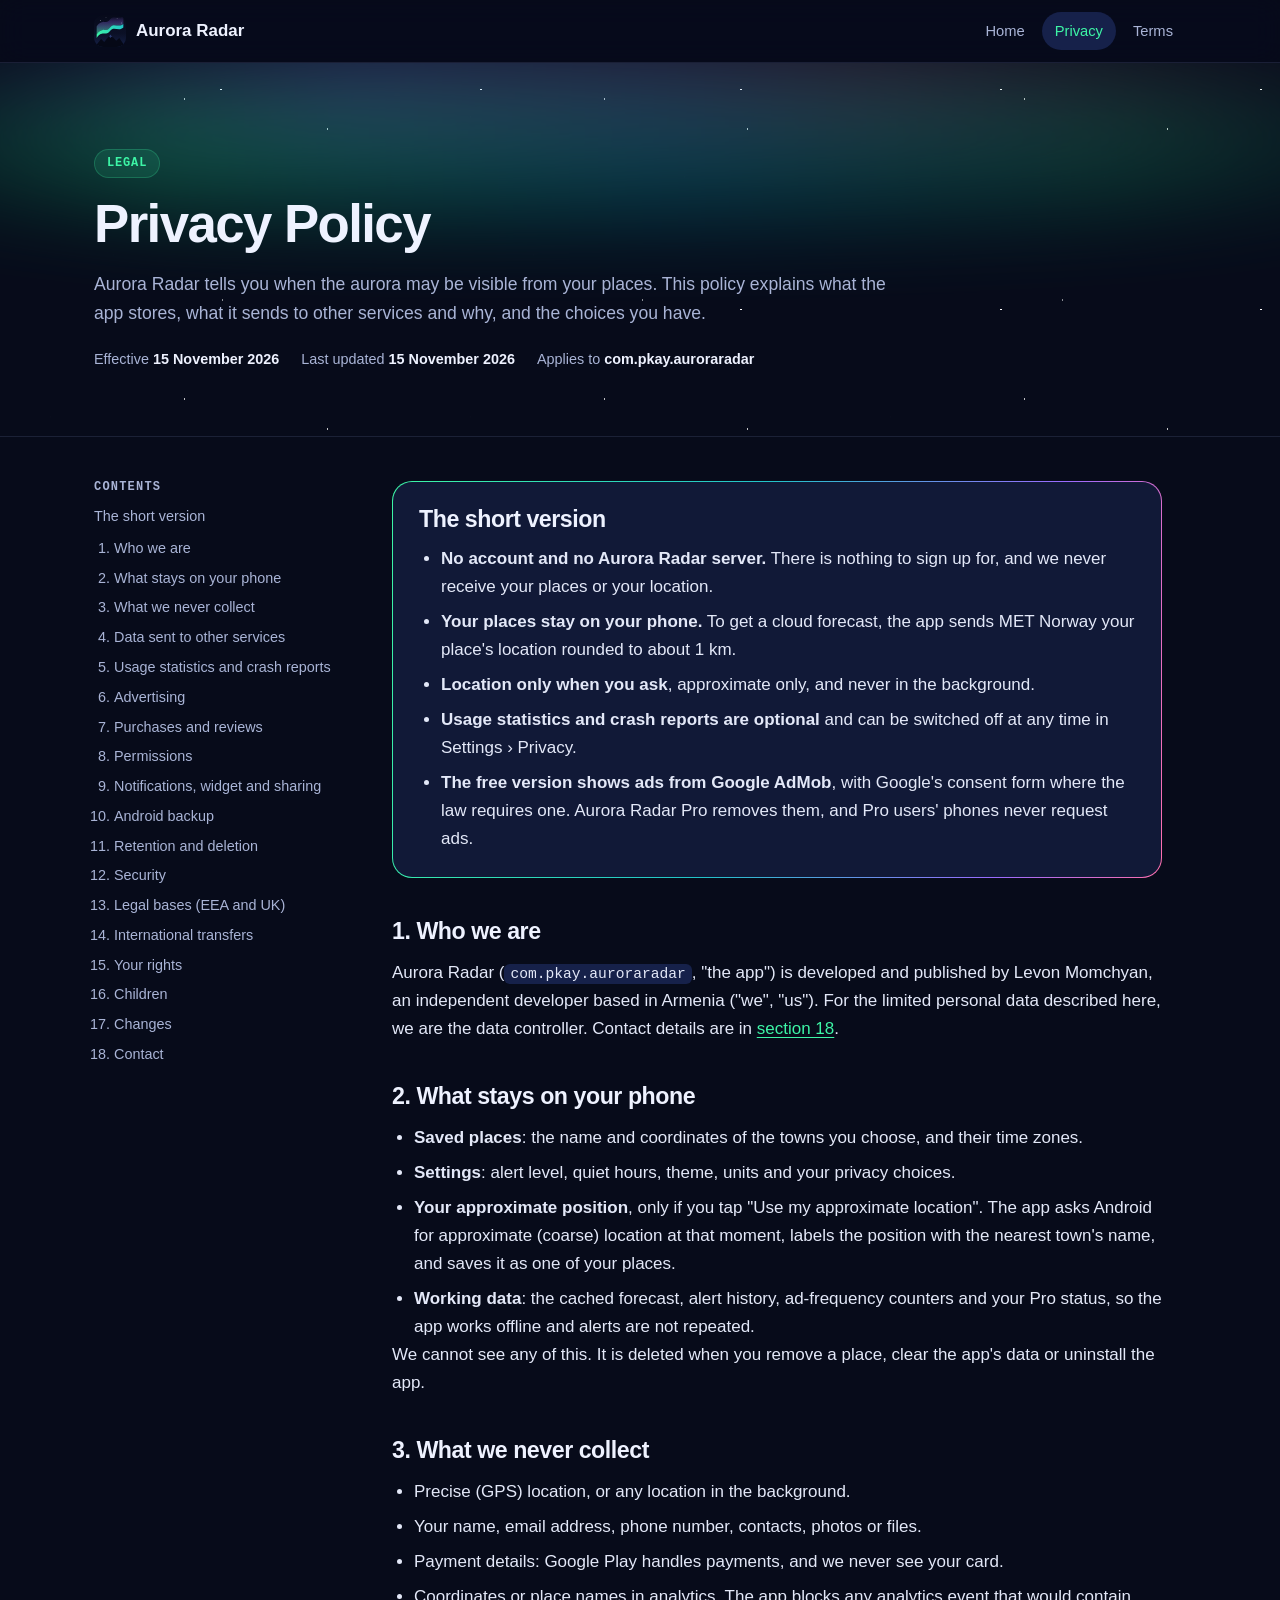
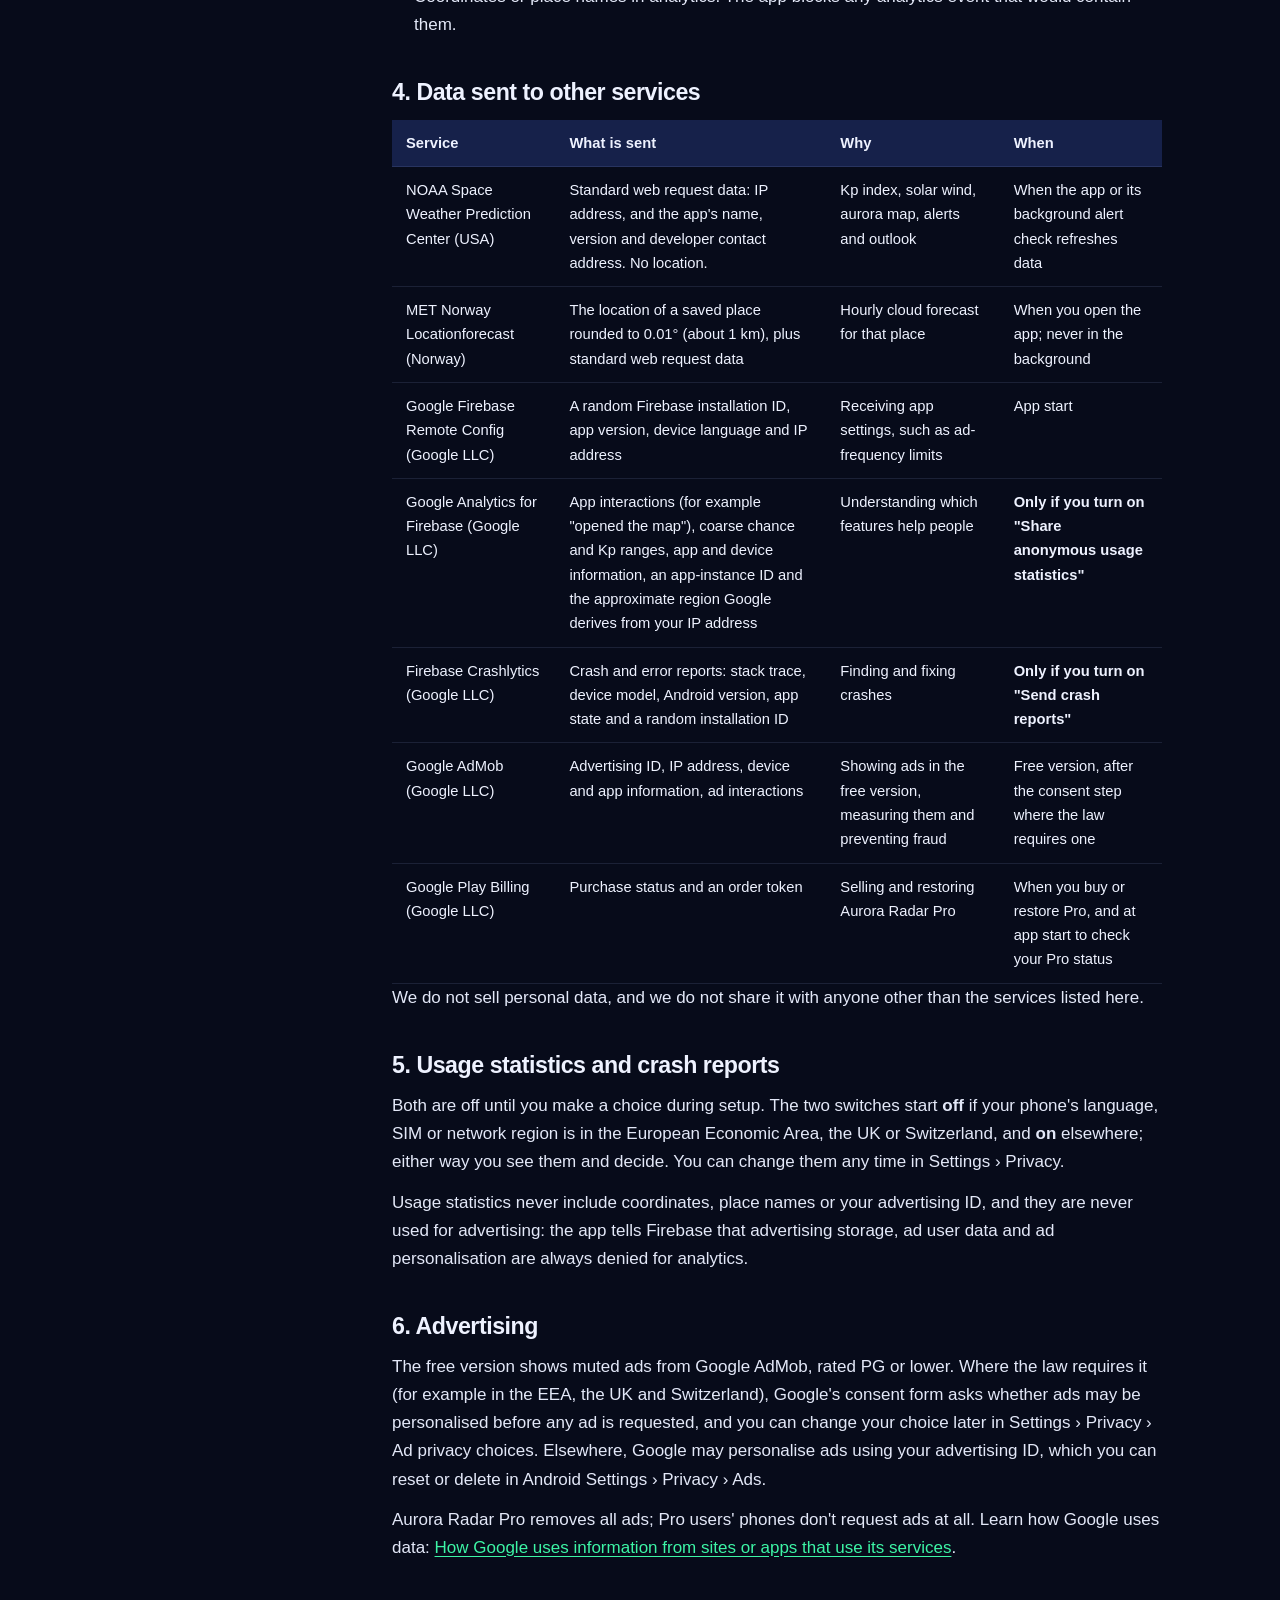
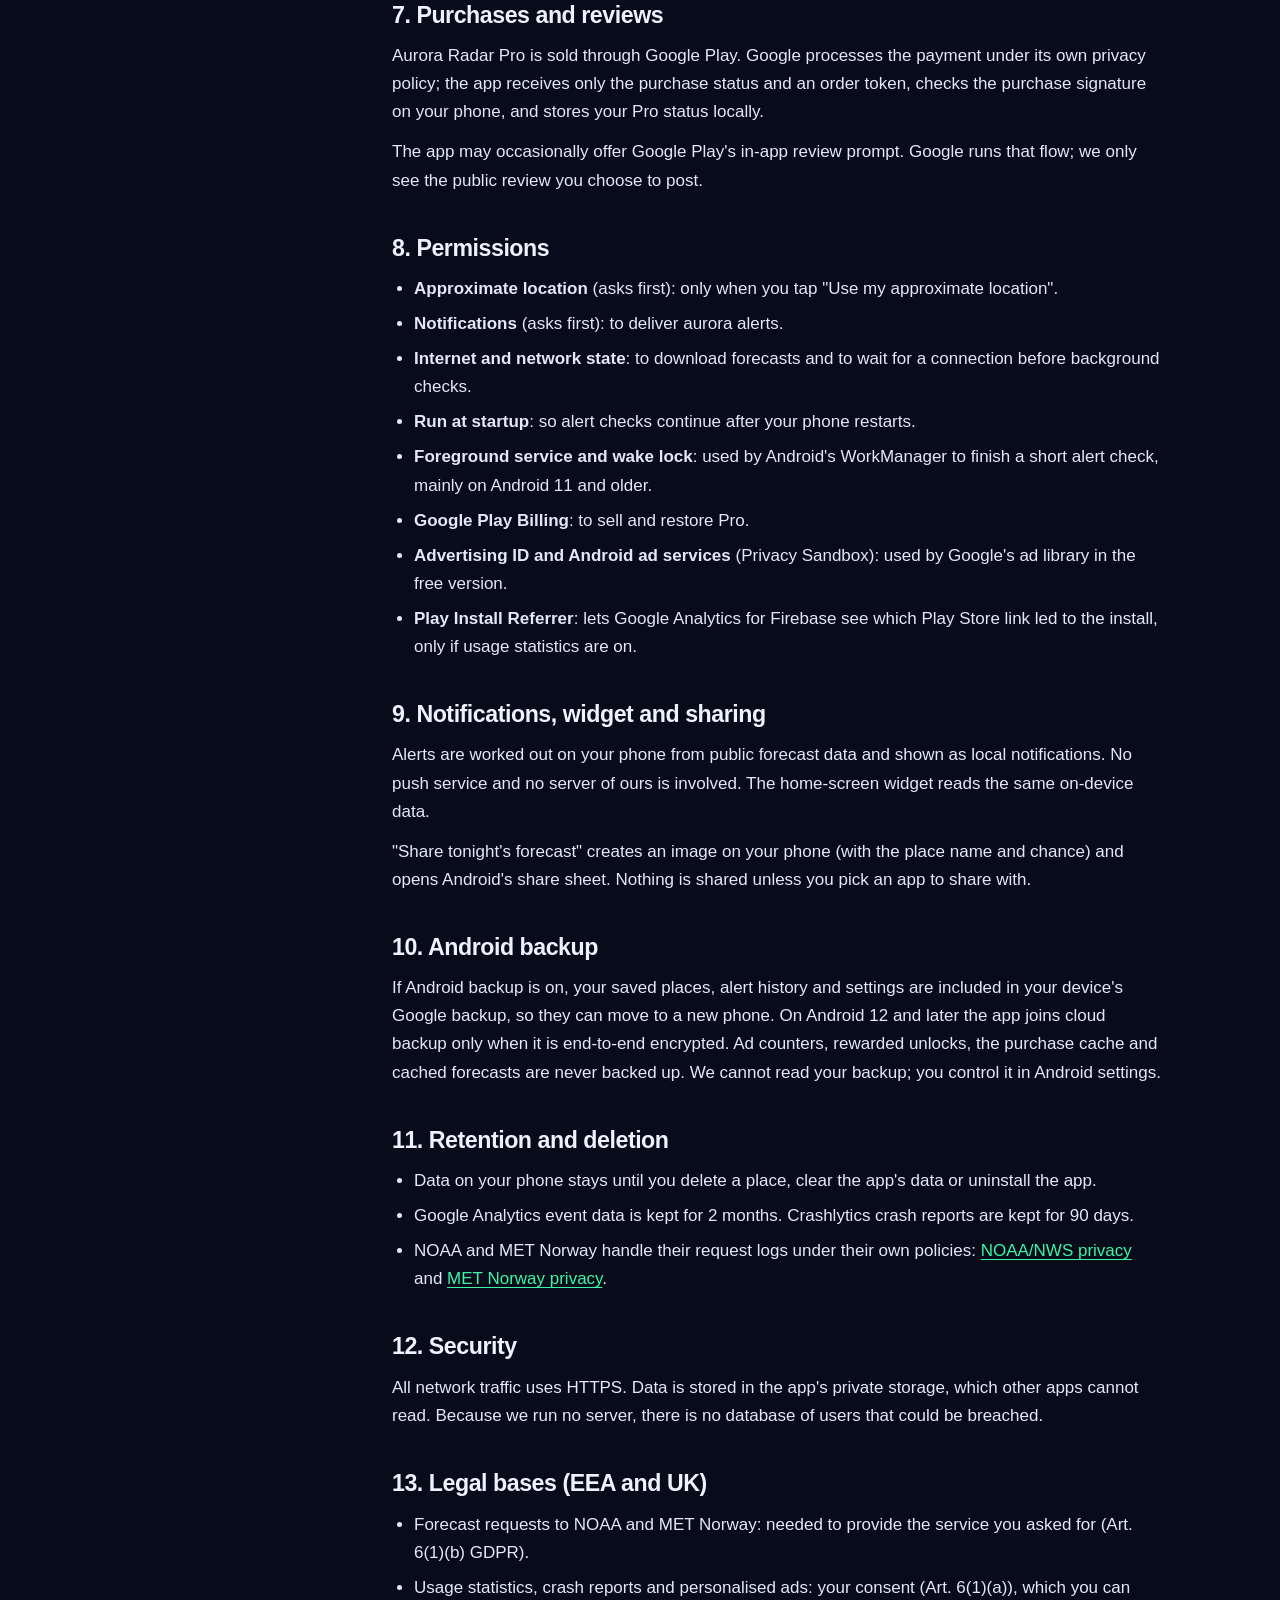
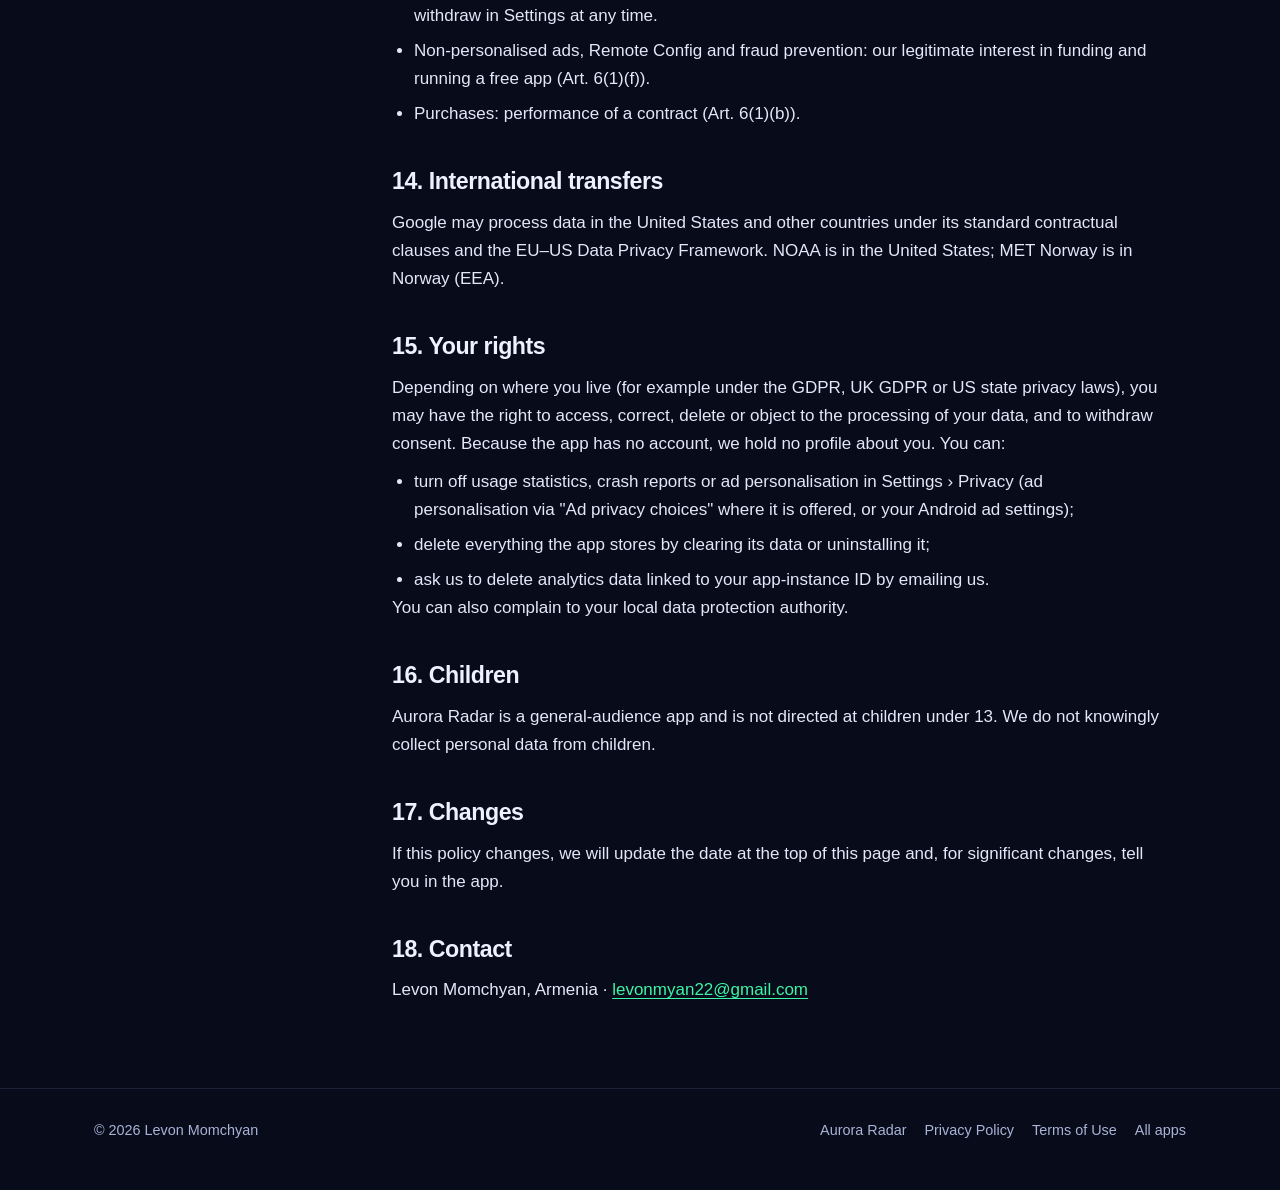
<file: aurora-radar-privacy.html>
<!DOCTYPE html>
<html lang="en">
<head>
<meta charset="utf-8">
<meta name="viewport" content="width=device-width, initial-scale=1">
<title>Privacy Policy — Aurora Radar</title>
<meta name="description" content="How Aurora Radar, a northern lights forecast and alert app for Android, handles your information. No account, and your saved places stay on your phone.">
<link rel="canonical" href="https://goodluck3301.github.io/aurora-radar-privacy.html">
<meta name="theme-color" content="#070b1a">
<link rel="icon" type="image/svg+xml" href="assets/aurora-radar/icon.svg">
<link rel="icon" type="image/png" sizes="64x64" href="assets/aurora-radar/icon-64.png">
<link rel="stylesheet" href="assets/aurora-radar/aurora.css">
</head>
<body>

<header class="site-header">
  <div class="inner">
    <a class="brand" href="aurora-radar.html"><img src="assets/aurora-radar/icon.svg" alt="" width="32" height="32">Aurora Radar</a>
    <nav class="site-nav" aria-label="Aurora Radar">
      <a href="aurora-radar.html">Home</a>
      <a href="aurora-radar-privacy.html" aria-current="page">Privacy</a>
      <a href="aurora-radar-terms.html">Terms</a>
    </nav>
  </div>
</header>

<main>
  <div class="page-sky sky">
    <div class="curtains" aria-hidden="true"><div class="curtain c2"></div><div class="curtain c1"></div></div>
    <div class="wrap">
      <div class="page-head">
        <span class="eyebrow">Legal</span>
        <h1>Privacy Policy</h1>
        <p class="lede">
          Aurora Radar tells you when the aurora may be visible from your places. This policy explains
          what the app stores, what it sends to other services and why, and the choices you have.
        </p>
        <p class="dates">
          <span>Effective <b>15 November 2026</b></span>
          <span>Last updated <b>15 November 2026</b></span>
          <span>Applies to <b>com.pkay.auroraradar</b></span>
        </p>
      </div>
    </div>
  </div>

  <div class="wrap">
    <div class="layout">

      <aside class="toc">
        <h2>Contents</h2>
        <p class="toc-lead"><a href="#summary">The short version</a></p>
        <ol>
          <li><a href="#who">Who we are</a></li>
          <li><a href="#on-device">What stays on your phone</a></li>
          <li><a href="#never">What we never collect</a></li>
          <li><a href="#services">Data sent to other services</a></li>
          <li><a href="#diagnostics">Usage statistics and crash reports</a></li>
          <li><a href="#ads">Advertising</a></li>
          <li><a href="#purchases">Purchases and reviews</a></li>
          <li><a href="#permissions">Permissions</a></li>
          <li><a href="#notifications">Notifications, widget and sharing</a></li>
          <li><a href="#backup">Android backup</a></li>
          <li><a href="#retention">Retention and deletion</a></li>
          <li><a href="#security">Security</a></li>
          <li><a href="#legal-bases">Legal bases (EEA and UK)</a></li>
          <li><a href="#transfers">International transfers</a></li>
          <li><a href="#rights">Your rights</a></li>
          <li><a href="#children">Children</a></li>
          <li><a href="#changes">Changes</a></li>
          <li><a href="#contact">Contact</a></li>
        </ol>
      </aside>

      <article class="prose">

        <section id="summary">
          <div class="callout">
            <h2>The short version</h2>
            <ul>
              <li><strong>No account and no Aurora Radar server.</strong> There is nothing to sign up
                for, and we never receive your places or your location.</li>
              <li><strong>Your places stay on your phone.</strong> To get a cloud forecast, the app sends
                MET Norway your place's location rounded to about 1 km.</li>
              <li><strong>Location only when you ask</strong>, approximate only, and never in the
                background.</li>
              <li><strong>Usage statistics and crash reports are optional</strong> and can be switched
                off at any time in Settings › Privacy.</li>
              <li><strong>The free version shows ads from Google AdMob</strong>, with Google's consent
                form where the law requires one. Aurora Radar Pro removes them, and Pro users' phones
                never request ads.</li>
            </ul>
          </div>
        </section>

        <section id="who">
          <h2>1. Who we are</h2>
          <p>
            Aurora Radar (<code>com.pkay.auroraradar</code>, "the app") is developed and published by
            Levon Momchyan, an independent developer based in Armenia ("we", "us"). For the limited
            personal data described here, we are the data controller. Contact details are in
            <a href="#contact">section 18</a>.
          </p>
        </section>

        <section id="on-device">
          <h2>2. What stays on your phone</h2>
          <ul>
            <li><strong>Saved places</strong>: the name and coordinates of the towns you choose, and
              their time zones.</li>
            <li><strong>Settings</strong>: alert level, quiet hours, theme, units and your privacy
              choices.</li>
            <li><strong>Your approximate position</strong>, only if you tap "Use my approximate
              location". The app asks Android for approximate (coarse) location at that moment, labels
              the position with the nearest town's name, and saves it as one of your places.</li>
            <li><strong>Working data</strong>: the cached forecast, alert history, ad-frequency counters
              and your Pro status, so the app works offline and alerts are not repeated.</li>
          </ul>
          <p>We cannot see any of this. It is deleted when you remove a place, clear the app's data or
            uninstall the app.</p>
        </section>

        <section id="never">
          <h2>3. What we never collect</h2>
          <ul>
            <li>Precise (GPS) location, or any location in the background.</li>
            <li>Your name, email address, phone number, contacts, photos or files.</li>
            <li>Payment details: Google Play handles payments, and we never see your card.</li>
            <li>Coordinates or place names in analytics. The app blocks any analytics event that would
              contain them.</li>
          </ul>
        </section>

        <section id="services">
          <h2>4. Data sent to other services</h2>
          <div class="table-wrap">
            <table>
              <thead><tr><th>Service</th><th>What is sent</th><th>Why</th><th>When</th></tr></thead>
              <tbody>
                <tr><td>NOAA Space Weather Prediction Center (USA)</td><td>Standard web request data: IP address, and the app's name, version and developer contact address. No location.</td><td>Kp index, solar wind, aurora map, alerts and outlook</td><td>When the app or its background alert check refreshes data</td></tr>
                <tr><td>MET Norway Locationforecast (Norway)</td><td>The location of a saved place rounded to 0.01° (about 1 km), plus standard web request data</td><td>Hourly cloud forecast for that place</td><td>When you open the app; never in the background</td></tr>
                <tr><td>Google Firebase Remote Config (Google LLC)</td><td>A random Firebase installation ID, app version, device language and IP address</td><td>Receiving app settings, such as ad-frequency limits</td><td>App start</td></tr>
                <tr><td>Google Analytics for Firebase (Google LLC)</td><td>App interactions (for example "opened the map"), coarse chance and Kp ranges, app and device information, an app-instance ID and the approximate region Google derives from your IP address</td><td>Understanding which features help people</td><td><strong>Only if you turn on "Share anonymous usage statistics"</strong></td></tr>
                <tr><td>Firebase Crashlytics (Google LLC)</td><td>Crash and error reports: stack trace, device model, Android version, app state and a random installation ID</td><td>Finding and fixing crashes</td><td><strong>Only if you turn on "Send crash reports"</strong></td></tr>
                <tr><td>Google AdMob (Google LLC)</td><td>Advertising ID, IP address, device and app information, ad interactions</td><td>Showing ads in the free version, measuring them and preventing fraud</td><td>Free version, after the consent step where the law requires one</td></tr>
                <tr><td>Google Play Billing (Google LLC)</td><td>Purchase status and an order token</td><td>Selling and restoring Aurora Radar Pro</td><td>When you buy or restore Pro, and at app start to check your Pro status</td></tr>
              </tbody>
            </table>
          </div>
          <p>We do not sell personal data, and we do not share it with anyone other than the services
            listed here.</p>
        </section>

        <section id="diagnostics">
          <h2>5. Usage statistics and crash reports</h2>
          <p>
            Both are off until you make a choice during setup. The two switches start <strong>off</strong>
            if your phone's language, SIM or network region is in the European Economic Area, the UK or
            Switzerland, and <strong>on</strong> elsewhere; either way you see them and decide. You can
            change them any time in Settings › Privacy.
          </p>
          <p>
            Usage statistics never include coordinates, place names or your advertising ID, and they are
            never used for advertising: the app tells Firebase that advertising storage, ad user data
            and ad personalisation are always denied for analytics.
          </p>
        </section>

        <section id="ads">
          <h2>6. Advertising</h2>
          <p>
            The free version shows muted ads from Google AdMob, rated PG or lower. Where the law requires
            it (for example in the EEA, the UK and Switzerland), Google's consent form asks whether ads
            may be personalised before any ad is requested, and you can change your choice later in
            Settings › Privacy › Ad privacy choices. Elsewhere, Google may personalise ads using your
            advertising ID, which you can reset or delete in Android Settings › Privacy › Ads.
          </p>
          <p>
            Aurora Radar Pro removes all ads; Pro users' phones don't request ads at all. Learn how
            Google uses data:
            <a href="https://policies.google.com/technologies/partner-sites">How Google uses information from sites or apps that use its services</a>.
          </p>
        </section>

        <section id="purchases">
          <h2>7. Purchases and reviews</h2>
          <p>
            Aurora Radar Pro is sold through Google Play. Google processes the payment under its own
            privacy policy; the app receives only the purchase status and an order token, checks the
            purchase signature on your phone, and stores your Pro status locally.
          </p>
          <p>
            The app may occasionally offer Google Play's in-app review prompt. Google runs that flow; we
            only see the public review you choose to post.
          </p>
        </section>

        <section id="permissions">
          <h2>8. Permissions</h2>
          <ul>
            <li><strong>Approximate location</strong> (asks first): only when you tap "Use my
              approximate location".</li>
            <li><strong>Notifications</strong> (asks first): to deliver aurora alerts.</li>
            <li><strong>Internet and network state</strong>: to download forecasts and to wait for a
              connection before background checks.</li>
            <li><strong>Run at startup</strong>: so alert checks continue after your phone restarts.</li>
            <li><strong>Foreground service and wake lock</strong>: used by Android's WorkManager to
              finish a short alert check, mainly on Android 11 and older.</li>
            <li><strong>Google Play Billing</strong>: to sell and restore Pro.</li>
            <li><strong>Advertising ID and Android ad services</strong> (Privacy Sandbox): used by
              Google's ad library in the free version.</li>
            <li><strong>Play Install Referrer</strong>: lets Google Analytics for Firebase see which
              Play Store link led to the install, only if usage statistics are on.</li>
          </ul>
        </section>

        <section id="notifications">
          <h2>9. Notifications, widget and sharing</h2>
          <p>
            Alerts are worked out on your phone from public forecast data and shown as local
            notifications. No push service and no server of ours is involved. The home-screen widget
            reads the same on-device data.
          </p>
          <p>
            "Share tonight's forecast" creates an image on your phone (with the place name and chance)
            and opens Android's share sheet. Nothing is shared unless you pick an app to share with.
          </p>
        </section>

        <section id="backup">
          <h2>10. Android backup</h2>
          <p>
            If Android backup is on, your saved places, alert history and settings are included in your
            device's Google backup, so they can move to a new phone. On Android 12 and later the app
            joins cloud backup only when it is end-to-end encrypted. Ad counters, rewarded unlocks, the
            purchase cache and cached forecasts are never backed up. We cannot read your backup; you
            control it in Android settings.
          </p>
        </section>

        <section id="retention">
          <h2>11. Retention and deletion</h2>
          <ul>
            <li>Data on your phone stays until you delete a place, clear the app's data or uninstall the app.</li>
            <li>Google Analytics event data is kept for 2 months. Crashlytics crash reports are kept for 90 days.</li>
            <li>NOAA and MET Norway handle their request logs under their own policies:
              <a href="https://www.weather.gov/privacy">NOAA/NWS privacy</a> and
              <a href="https://www.met.no/en/About-us/privacy">MET Norway privacy</a>.</li>
          </ul>
        </section>

        <section id="security">
          <h2>12. Security</h2>
          <p>
            All network traffic uses HTTPS. Data is stored in the app's private storage, which other
            apps cannot read. Because we run no server, there is no database of users that could be
            breached.
          </p>
        </section>

        <section id="legal-bases">
          <h2>13. Legal bases (EEA and UK)</h2>
          <ul>
            <li>Forecast requests to NOAA and MET Norway: needed to provide the service you asked for
              (Art. 6(1)(b) GDPR).</li>
            <li>Usage statistics, crash reports and personalised ads: your consent (Art. 6(1)(a)), which
              you can withdraw in Settings at any time.</li>
            <li>Non-personalised ads, Remote Config and fraud prevention: our legitimate interest in
              funding and running a free app (Art. 6(1)(f)).</li>
            <li>Purchases: performance of a contract (Art. 6(1)(b)).</li>
          </ul>
        </section>

        <section id="transfers">
          <h2>14. International transfers</h2>
          <p>
            Google may process data in the United States and other countries under its standard
            contractual clauses and the EU–US Data Privacy Framework. NOAA is in the United States; MET
            Norway is in Norway (EEA).
          </p>
        </section>

        <section id="rights">
          <h2>15. Your rights</h2>
          <p>
            Depending on where you live (for example under the GDPR, UK GDPR or US state privacy laws),
            you may have the right to access, correct, delete or object to the processing of your data,
            and to withdraw consent. Because the app has no account, we hold no profile about you. You
            can:
          </p>
          <ul>
            <li>turn off usage statistics, crash reports or ad personalisation in Settings › Privacy (ad
              personalisation via "Ad privacy choices" where it is offered, or your Android ad settings);</li>
            <li>delete everything the app stores by clearing its data or uninstalling it;</li>
            <li>ask us to delete analytics data linked to your app-instance ID by emailing us.</li>
          </ul>
          <p>You can also complain to your local data protection authority.</p>
        </section>

        <section id="children">
          <h2>16. Children</h2>
          <p>
            Aurora Radar is a general-audience app and is not directed at children under 13. We do not
            knowingly collect personal data from children.
          </p>
        </section>

        <section id="changes">
          <h2>17. Changes</h2>
          <p>
            If this policy changes, we will update the date at the top of this page and, for significant
            changes, tell you in the app.
          </p>
        </section>

        <section id="contact">
          <h2>18. Contact</h2>
          <p>
            Levon Momchyan, Armenia ·
            <a href="mailto:levonmyan22@gmail.com?subject=Aurora%20Radar%20privacy">levonmyan22@gmail.com</a>
          </p>
        </section>

      </article>
    </div>
  </div>
</main>

<footer class="site-footer">
  <div class="inner">
    <span>&copy; 2026 Levon Momchyan</span>
    <nav aria-label="Footer">
      <a href="aurora-radar.html">Aurora Radar</a>
      <a href="aurora-radar-privacy.html">Privacy Policy</a>
      <a href="aurora-radar-terms.html">Terms of Use</a>
      <a href="index.html">All apps</a>
    </nav>
  </div>
</footer>

</body>
</html>
</file>
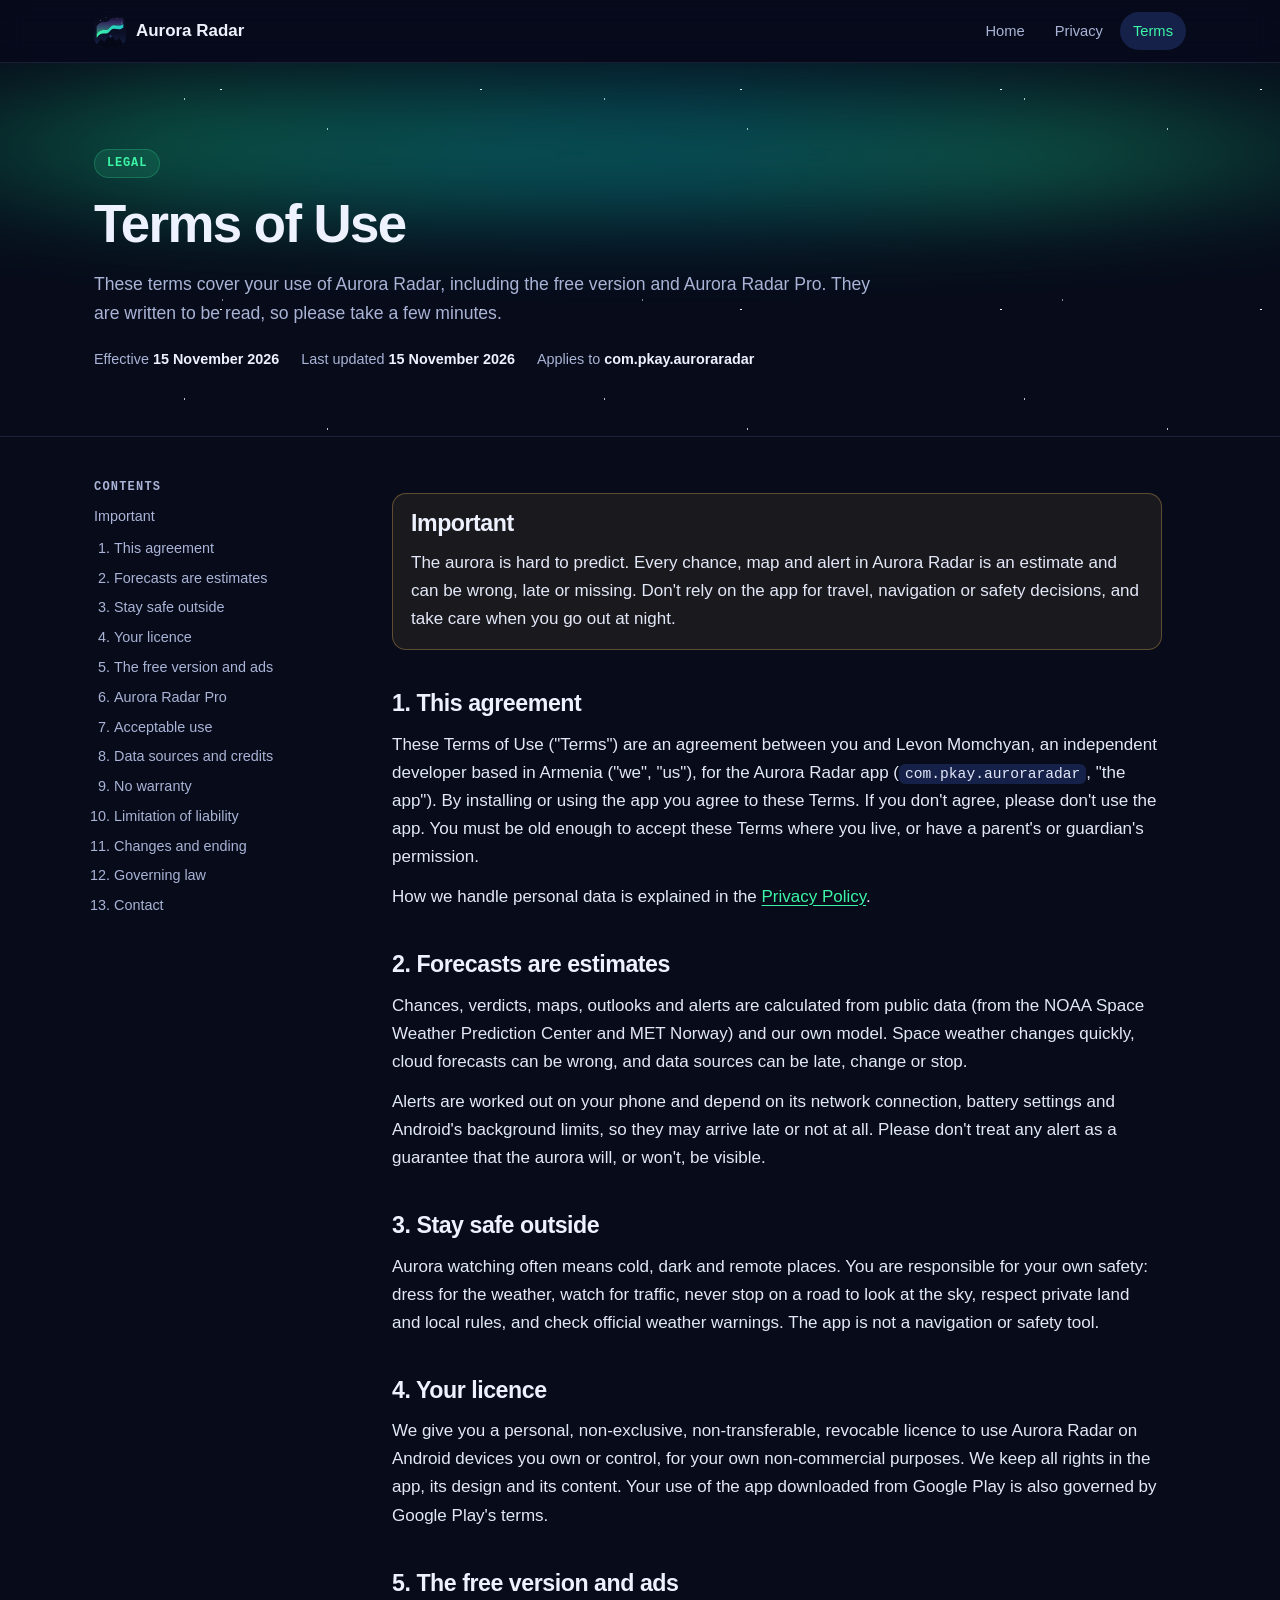
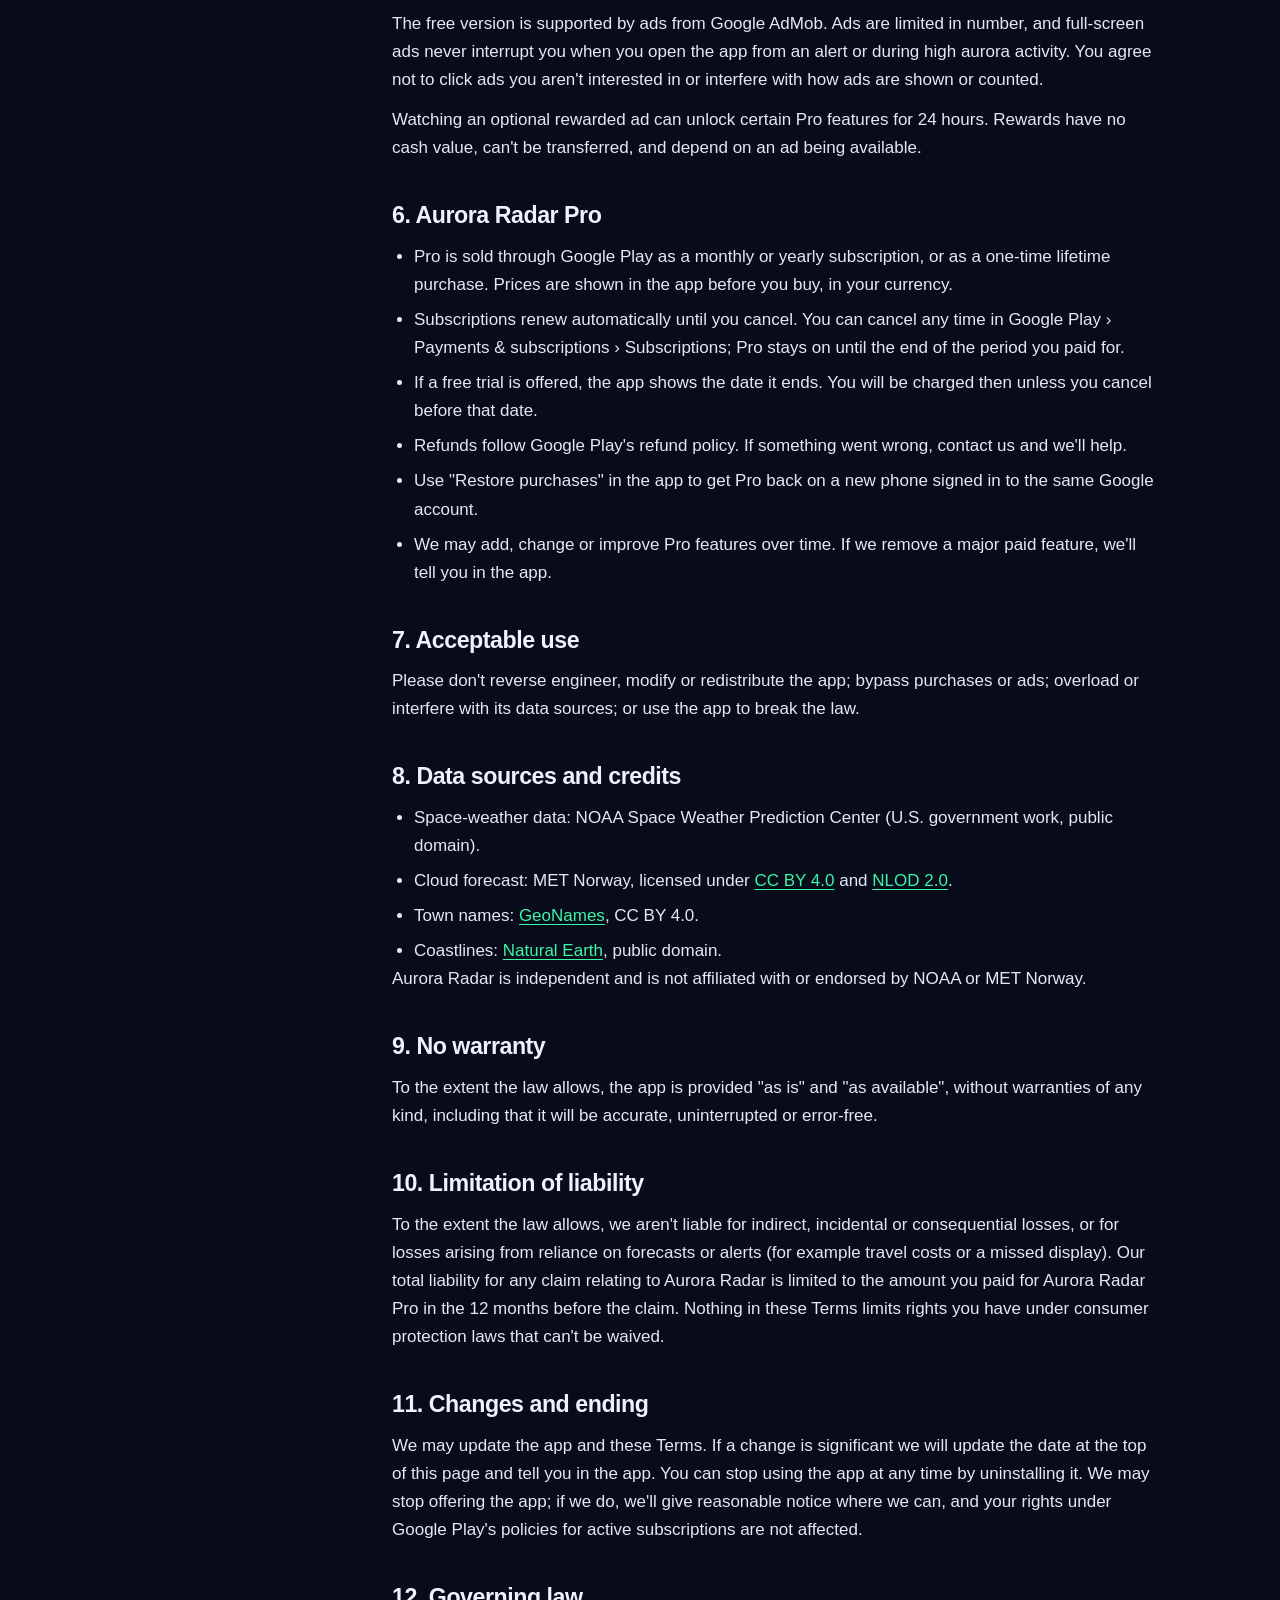
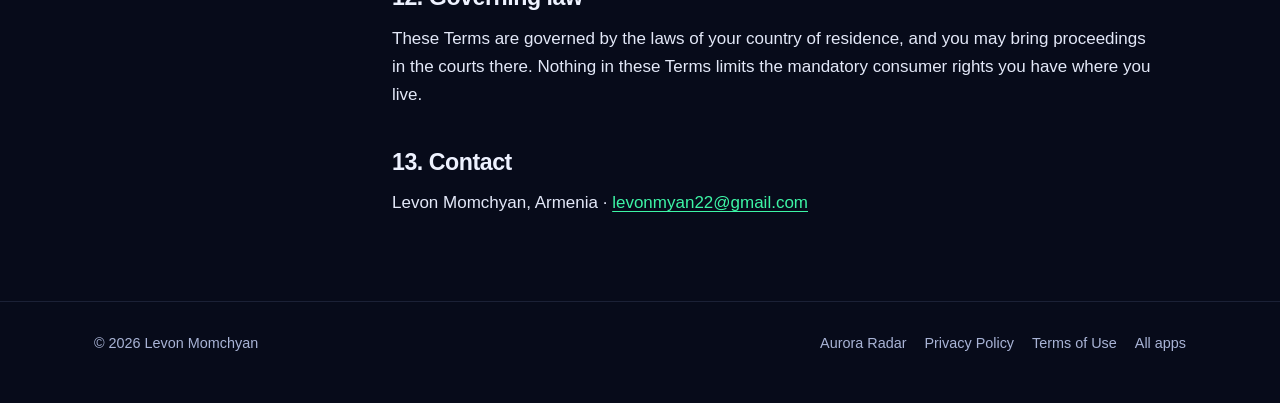
<file: aurora-radar-terms.html>
<!DOCTYPE html>
<html lang="en">
<head>
<meta charset="utf-8">
<meta name="viewport" content="width=device-width, initial-scale=1">
<title>Terms of Use — Aurora Radar</title>
<meta name="description" content="Terms of Use for Aurora Radar, a northern lights forecast and alert app for Android: forecasts are estimates, Aurora Radar Pro subscriptions, and your rights.">
<link rel="canonical" href="https://goodluck3301.github.io/aurora-radar-terms.html">
<meta name="theme-color" content="#070b1a">
<link rel="icon" type="image/svg+xml" href="assets/aurora-radar/icon.svg">
<link rel="icon" type="image/png" sizes="64x64" href="assets/aurora-radar/icon-64.png">
<link rel="stylesheet" href="assets/aurora-radar/aurora.css">
</head>
<body>

<header class="site-header">
  <div class="inner">
    <a class="brand" href="aurora-radar.html"><img src="assets/aurora-radar/icon.svg" alt="" width="32" height="32">Aurora Radar</a>
    <nav class="site-nav" aria-label="Aurora Radar">
      <a href="aurora-radar.html">Home</a>
      <a href="aurora-radar-privacy.html">Privacy</a>
      <a href="aurora-radar-terms.html" aria-current="page">Terms</a>
    </nav>
  </div>
</header>

<main>
  <div class="page-sky sky">
    <div class="curtains" aria-hidden="true"><div class="curtain c3"></div><div class="curtain c1"></div></div>
    <div class="wrap">
      <div class="page-head">
        <span class="eyebrow">Legal</span>
        <h1>Terms of Use</h1>
        <p class="lede">
          These terms cover your use of Aurora Radar, including the free version and Aurora Radar Pro.
          They are written to be read, so please take a few minutes.
        </p>
        <p class="dates">
          <span>Effective <b>15 November 2026</b></span>
          <span>Last updated <b>15 November 2026</b></span>
          <span>Applies to <b>com.pkay.auroraradar</b></span>
        </p>
      </div>
    </div>
  </div>

  <div class="wrap">
    <div class="layout">

      <aside class="toc">
        <h2>Contents</h2>
        <p class="toc-lead"><a href="#important">Important</a></p>
        <ol>
          <li><a href="#agreement">This agreement</a></li>
          <li><a href="#estimates">Forecasts are estimates</a></li>
          <li><a href="#safety">Stay safe outside</a></li>
          <li><a href="#licence">Your licence</a></li>
          <li><a href="#free">The free version and ads</a></li>
          <li><a href="#pro">Aurora Radar Pro</a></li>
          <li><a href="#acceptable">Acceptable use</a></li>
          <li><a href="#credits">Data sources and credits</a></li>
          <li><a href="#warranty">No warranty</a></li>
          <li><a href="#liability">Limitation of liability</a></li>
          <li><a href="#changes">Changes and ending</a></li>
          <li><a href="#law">Governing law</a></li>
          <li><a href="#contact">Contact</a></li>
        </ol>
      </aside>

      <article class="prose">

        <section id="important">
          <div class="callout important">
            <h2>Important</h2>
            <p>
              The aurora is hard to predict. Every chance, map and alert in Aurora Radar is an estimate
              and can be wrong, late or missing. Don't rely on the app for travel, navigation or safety
              decisions, and take care when you go out at night.
            </p>
          </div>
        </section>

        <section id="agreement">
          <h2>1. This agreement</h2>
          <p>
            These Terms of Use ("Terms") are an agreement between you and Levon Momchyan, an independent
            developer based in Armenia ("we", "us"), for the Aurora Radar app
            (<code>com.pkay.auroraradar</code>, "the app"). By installing or using the app you agree to
            these Terms. If you don't agree, please don't use the app. You must be old enough to accept
            these Terms where you live, or have a parent's or guardian's permission.
          </p>
          <p>
            How we handle personal data is explained in the
            <a href="aurora-radar-privacy.html">Privacy Policy</a>.
          </p>
        </section>

        <section id="estimates">
          <h2>2. Forecasts are estimates</h2>
          <p>
            Chances, verdicts, maps, outlooks and alerts are calculated from public data (from the NOAA
            Space Weather Prediction Center and MET Norway) and our own model. Space weather changes
            quickly, cloud forecasts can be wrong, and data sources can be late, change or stop.
          </p>
          <p>
            Alerts are worked out on your phone and depend on its network connection, battery settings
            and Android's background limits, so they may arrive late or not at all. Please don't treat
            any alert as a guarantee that the aurora will, or won't, be visible.
          </p>
        </section>

        <section id="safety">
          <h2>3. Stay safe outside</h2>
          <p>
            Aurora watching often means cold, dark and remote places. You are responsible for your own
            safety: dress for the weather, watch for traffic, never stop on a road to look at the sky,
            respect private land and local rules, and check official weather warnings. The app is not a
            navigation or safety tool.
          </p>
        </section>

        <section id="licence">
          <h2>4. Your licence</h2>
          <p>
            We give you a personal, non-exclusive, non-transferable, revocable licence to use Aurora Radar
            on Android devices you own or control, for your own non-commercial purposes. We keep all
            rights in the app, its design and its content. Your use of the app downloaded from Google
            Play is also governed by Google Play's terms.
          </p>
        </section>

        <section id="free">
          <h2>5. The free version and ads</h2>
          <p>
            The free version is supported by ads from Google AdMob. Ads are limited in number, and
            full-screen ads never interrupt you when you open the app from an alert or during high
            aurora activity. You agree not to click ads you aren't interested in or interfere with how ads are
            shown or counted.
          </p>
          <p>
            Watching an optional rewarded ad can unlock certain Pro features for 24 hours. Rewards have
            no cash value, can't be transferred, and depend on an ad being available.
          </p>
        </section>

        <section id="pro">
          <h2>6. Aurora Radar Pro</h2>
          <ul>
            <li>Pro is sold through Google Play as a monthly or yearly subscription, or as a one-time
              lifetime purchase. Prices are shown in the app before you buy, in your currency.</li>
            <li>Subscriptions renew automatically until you cancel. You can cancel any time in Google
              Play › Payments &amp; subscriptions › Subscriptions; Pro stays on until the end of the period
              you paid for.</li>
            <li>If a free trial is offered, the app shows the date it ends. You will be charged then
              unless you cancel before that date.</li>
            <li>Refunds follow Google Play's refund policy. If something went wrong, contact us and we'll
              help.</li>
            <li>Use "Restore purchases" in the app to get Pro back on a new phone signed in to the same
              Google account.</li>
            <li>We may add, change or improve Pro features over time. If we remove a major paid feature,
              we'll tell you in the app.</li>
          </ul>
        </section>

        <section id="acceptable">
          <h2>7. Acceptable use</h2>
          <p>
            Please don't reverse engineer, modify or redistribute the app; bypass purchases or ads;
            overload or interfere with its data sources; or use the app to break the law.
          </p>
        </section>

        <section id="credits">
          <h2>8. Data sources and credits</h2>
          <ul>
            <li>Space-weather data: NOAA Space Weather Prediction Center (U.S. government work, public
              domain).</li>
            <li>Cloud forecast: MET Norway, licensed under
              <a href="https://creativecommons.org/licenses/by/4.0/">CC BY 4.0</a> and
              <a href="https://data.norge.no/nlod/en/2.0">NLOD 2.0</a>.</li>
            <li>Town names: <a href="https://www.geonames.org/">GeoNames</a>, CC BY 4.0.</li>
            <li>Coastlines: <a href="https://www.naturalearthdata.com/">Natural Earth</a>, public domain.</li>
          </ul>
          <p>Aurora Radar is independent and is not affiliated with or endorsed by NOAA or MET Norway.</p>
        </section>

        <section id="warranty">
          <h2>9. No warranty</h2>
          <p>
            To the extent the law allows, the app is provided "as is" and "as available", without
            warranties of any kind, including that it will be accurate, uninterrupted or error-free.
          </p>
        </section>

        <section id="liability">
          <h2>10. Limitation of liability</h2>
          <p>
            To the extent the law allows, we aren't liable for indirect, incidental or consequential
            losses, or for losses arising from reliance on forecasts or alerts (for example travel costs
            or a missed display). Our total liability for any claim relating to Aurora Radar is limited
            to the amount you paid for Aurora Radar Pro in the 12 months before the claim. Nothing in
            these Terms limits rights you have under consumer protection laws that can't be waived.
          </p>
        </section>

        <section id="changes">
          <h2>11. Changes and ending</h2>
          <p>
            We may update the app and these Terms. If a change is significant we will update the date at
            the top of this page and tell you in the app. You can stop using the app at any time by
            uninstalling it. We may stop offering the app; if we do, we'll give reasonable notice where
            we can, and your rights under Google Play's policies for active subscriptions are not
            affected.
          </p>
        </section>

        <section id="law">
          <h2>12. Governing law</h2>
          <p>
            These Terms are governed by the laws of your country of residence, and you may bring
            proceedings in the courts there. Nothing in these Terms limits the mandatory consumer rights
            you have where you live.
          </p>
        </section>

        <section id="contact">
          <h2>13. Contact</h2>
          <p>
            Levon Momchyan, Armenia ·
            <a href="mailto:levonmyan22@gmail.com?subject=Aurora%20Radar">levonmyan22@gmail.com</a>
          </p>
        </section>

      </article>
    </div>
  </div>
</main>

<footer class="site-footer">
  <div class="inner">
    <span>&copy; 2026 Levon Momchyan</span>
    <nav aria-label="Footer">
      <a href="aurora-radar.html">Aurora Radar</a>
      <a href="aurora-radar-privacy.html">Privacy Policy</a>
      <a href="aurora-radar-terms.html">Terms of Use</a>
      <a href="index.html">All apps</a>
    </nav>
  </div>
</footer>

</body>
</html>
</file>
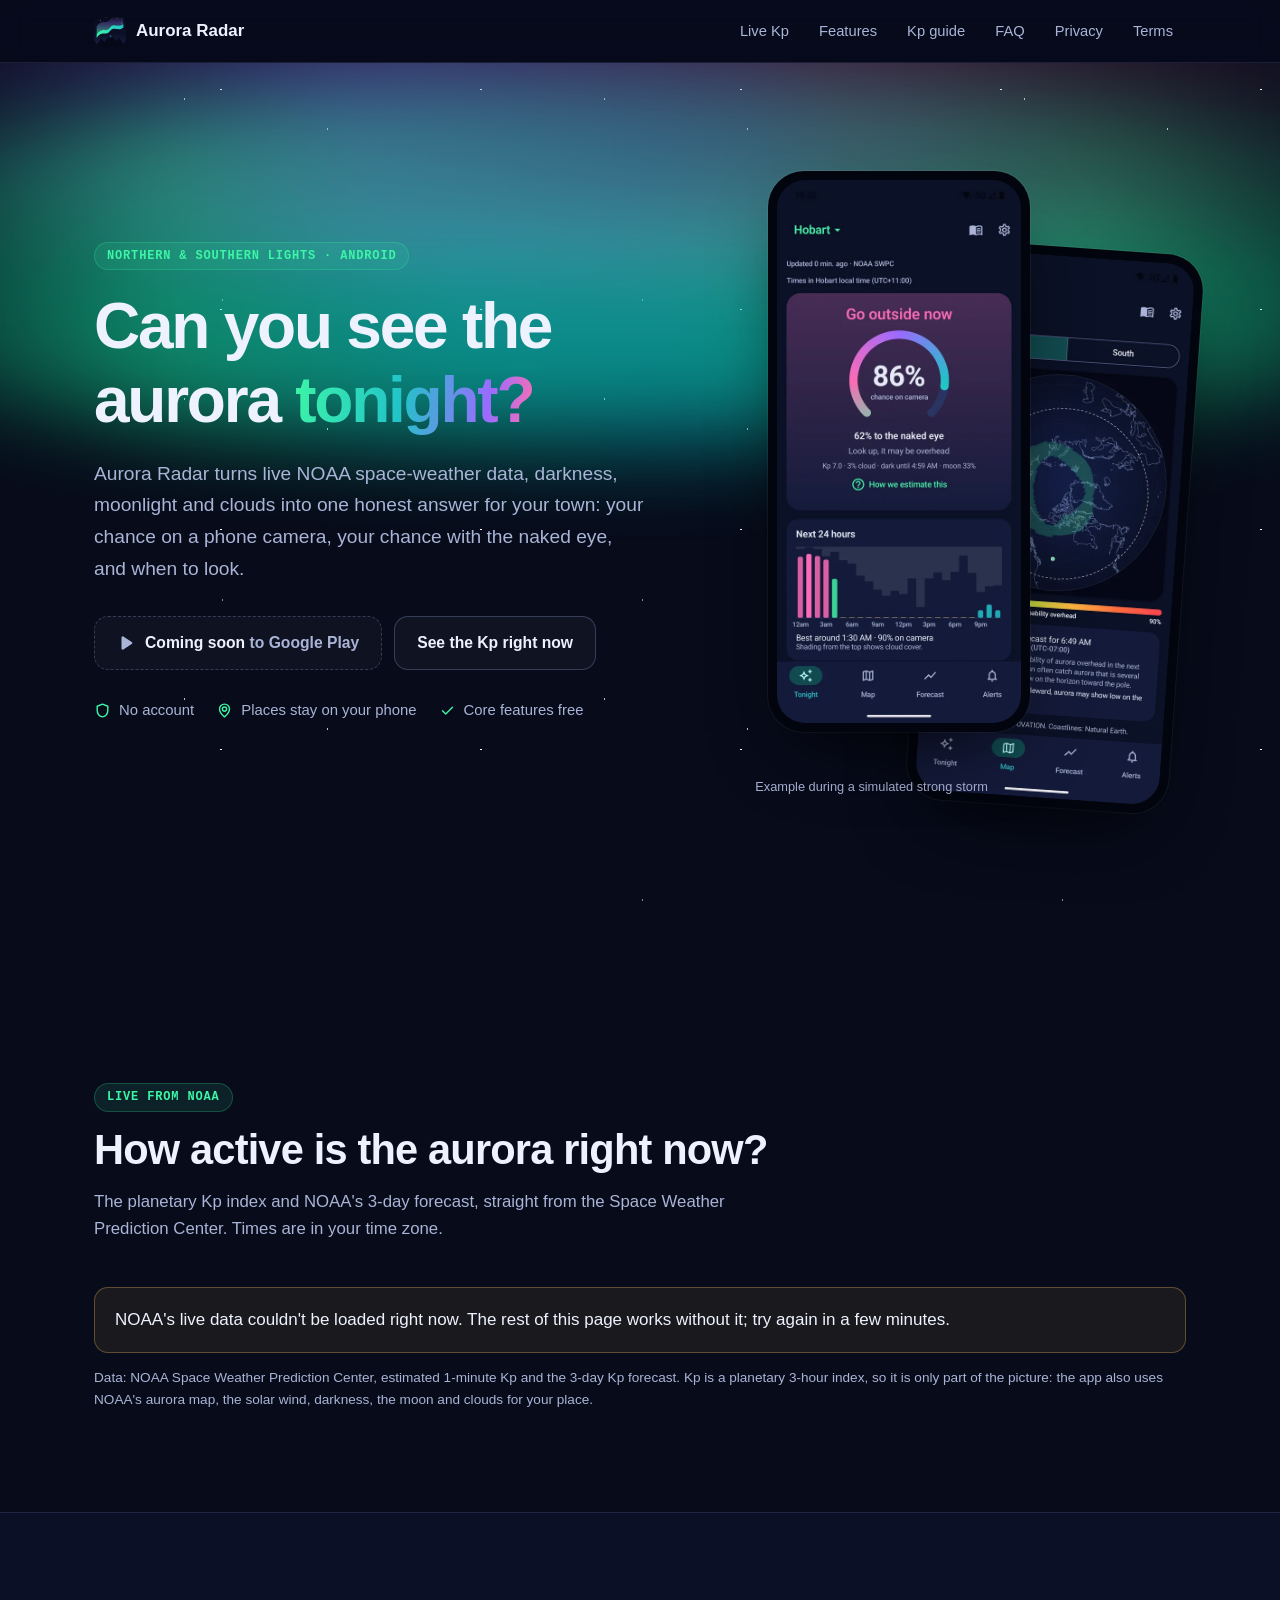
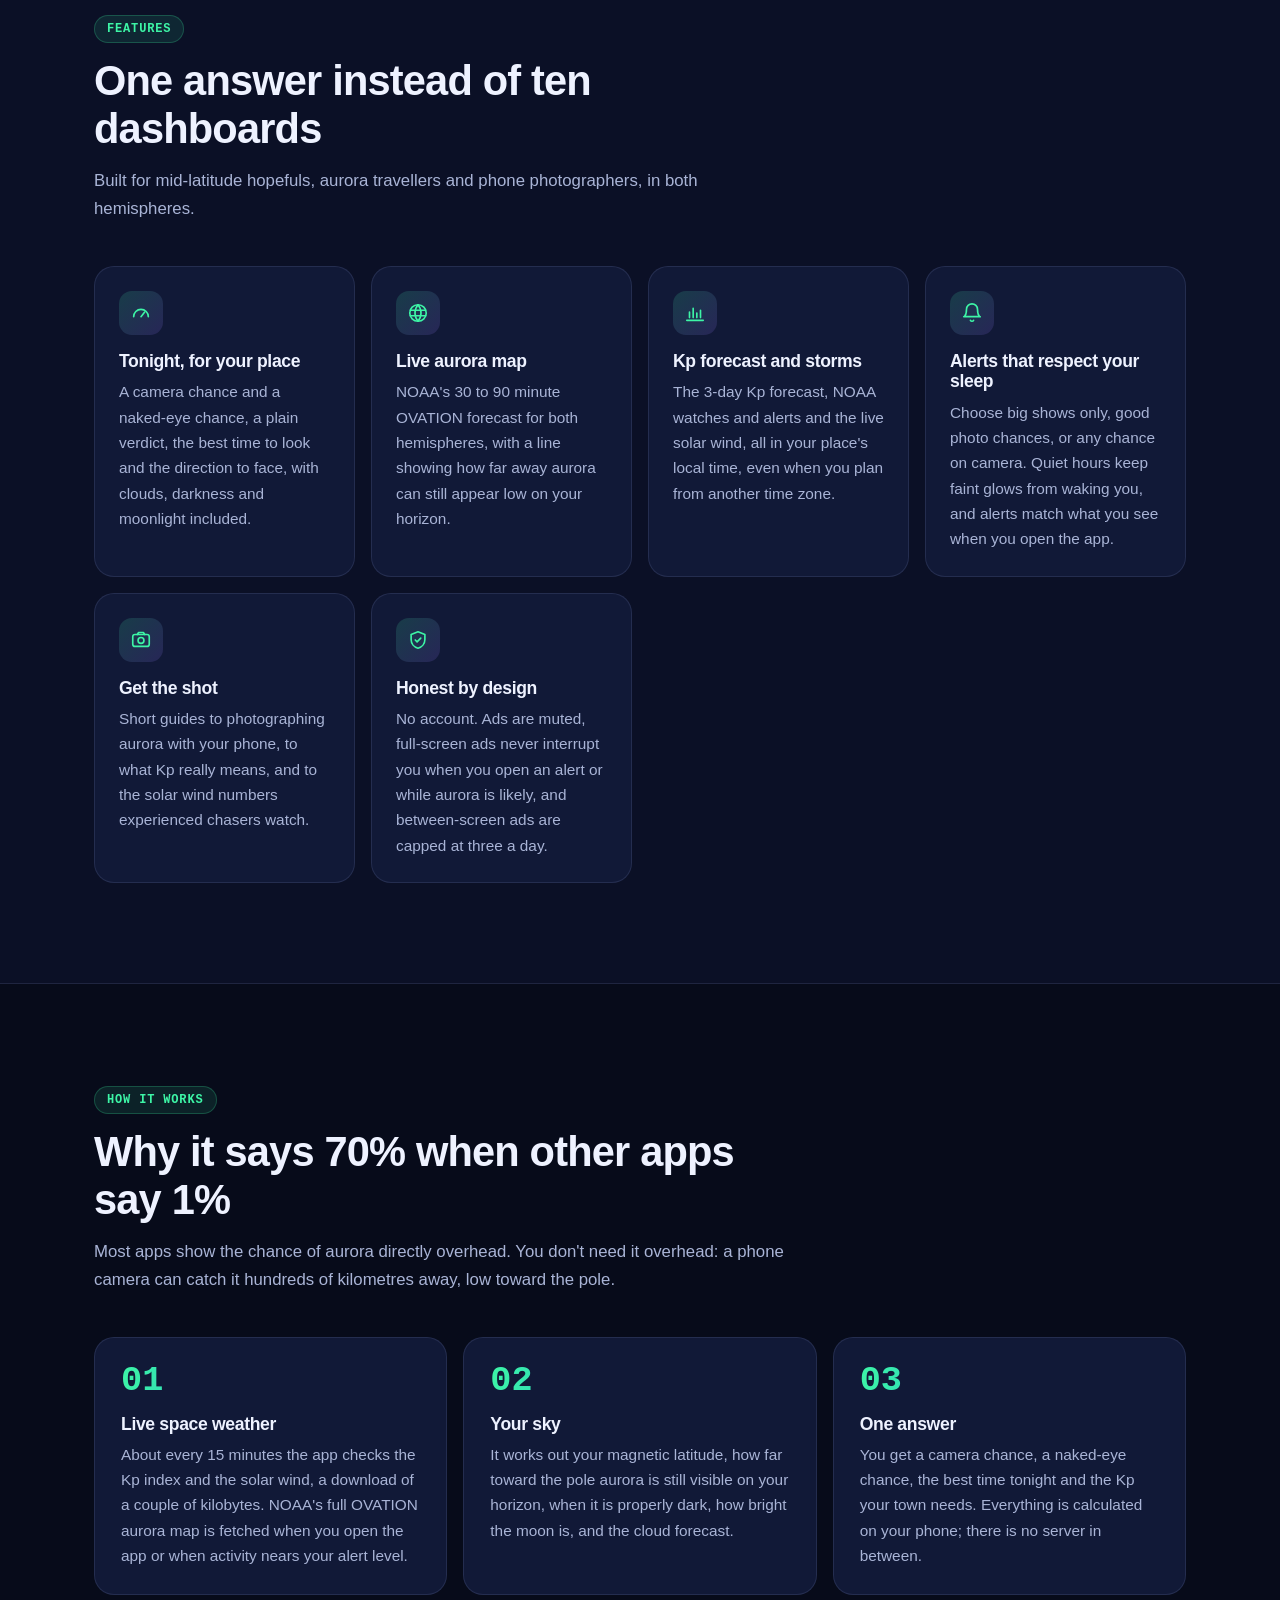
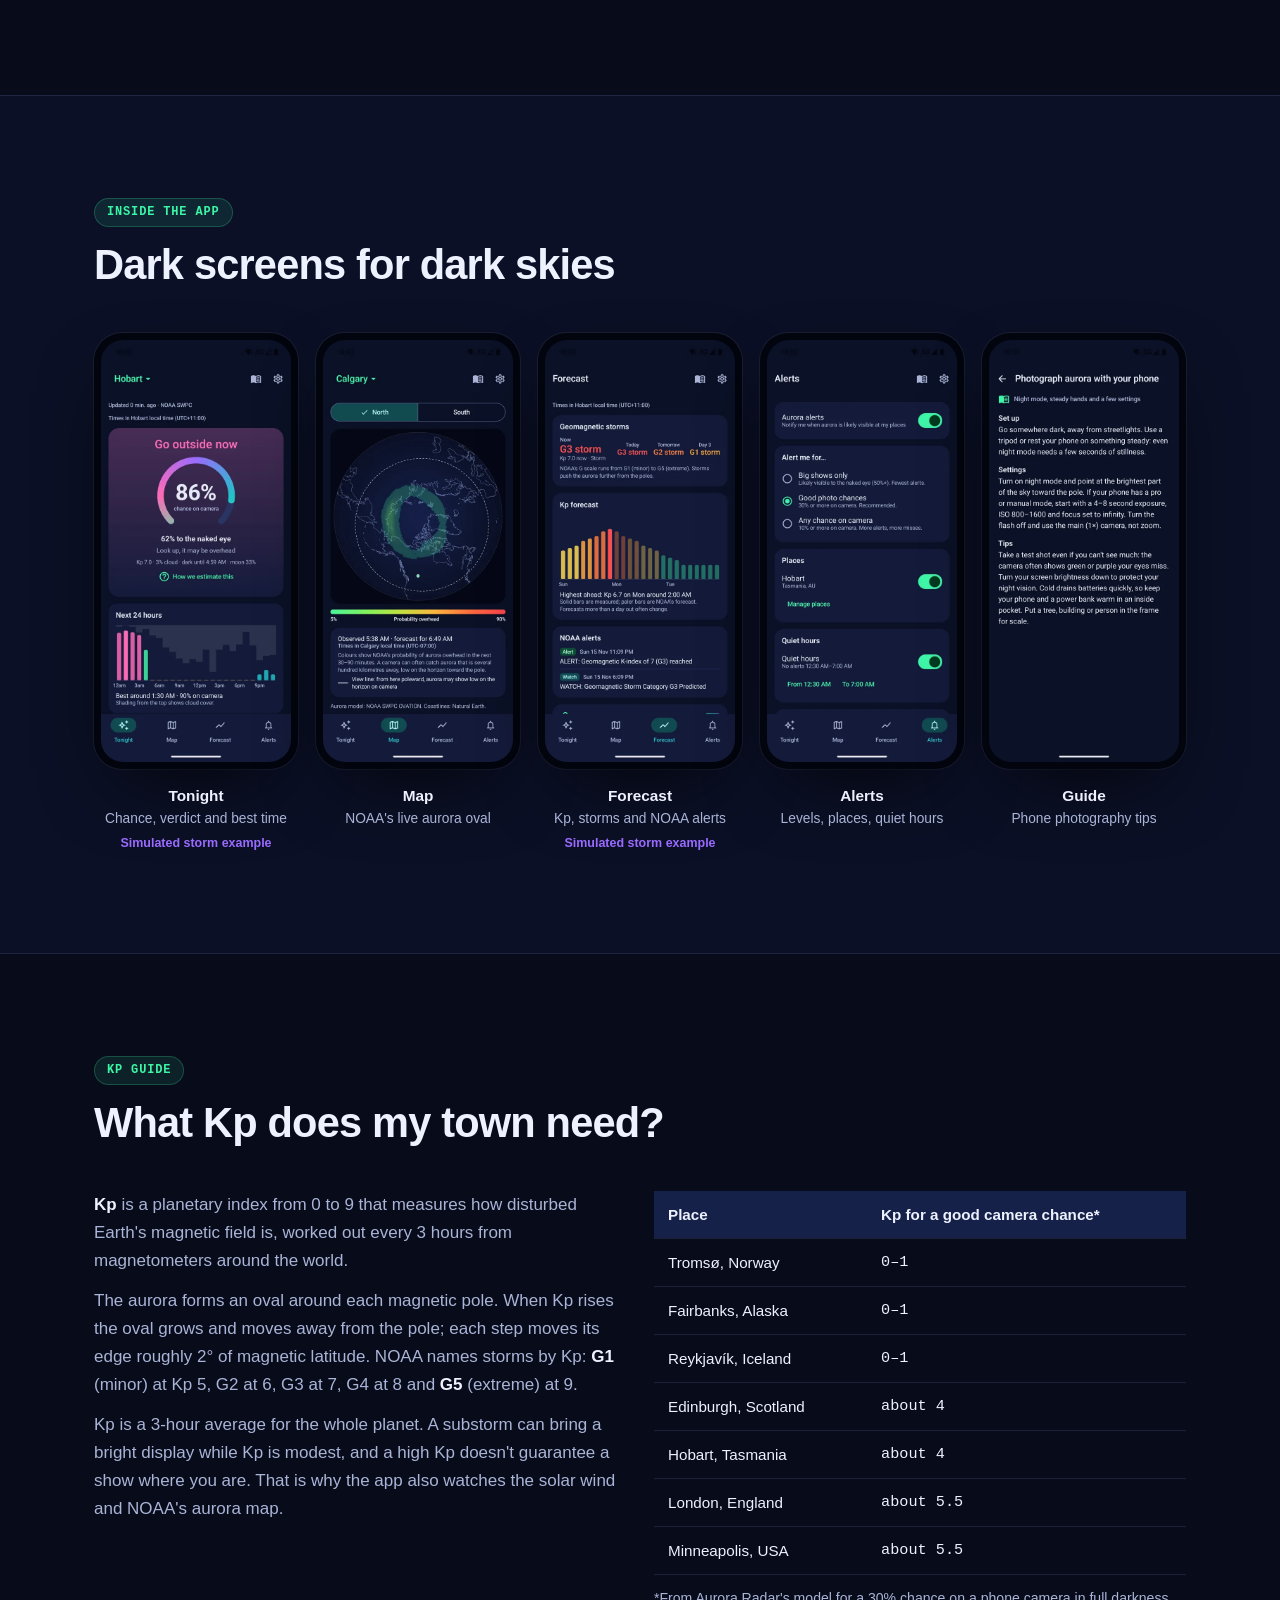
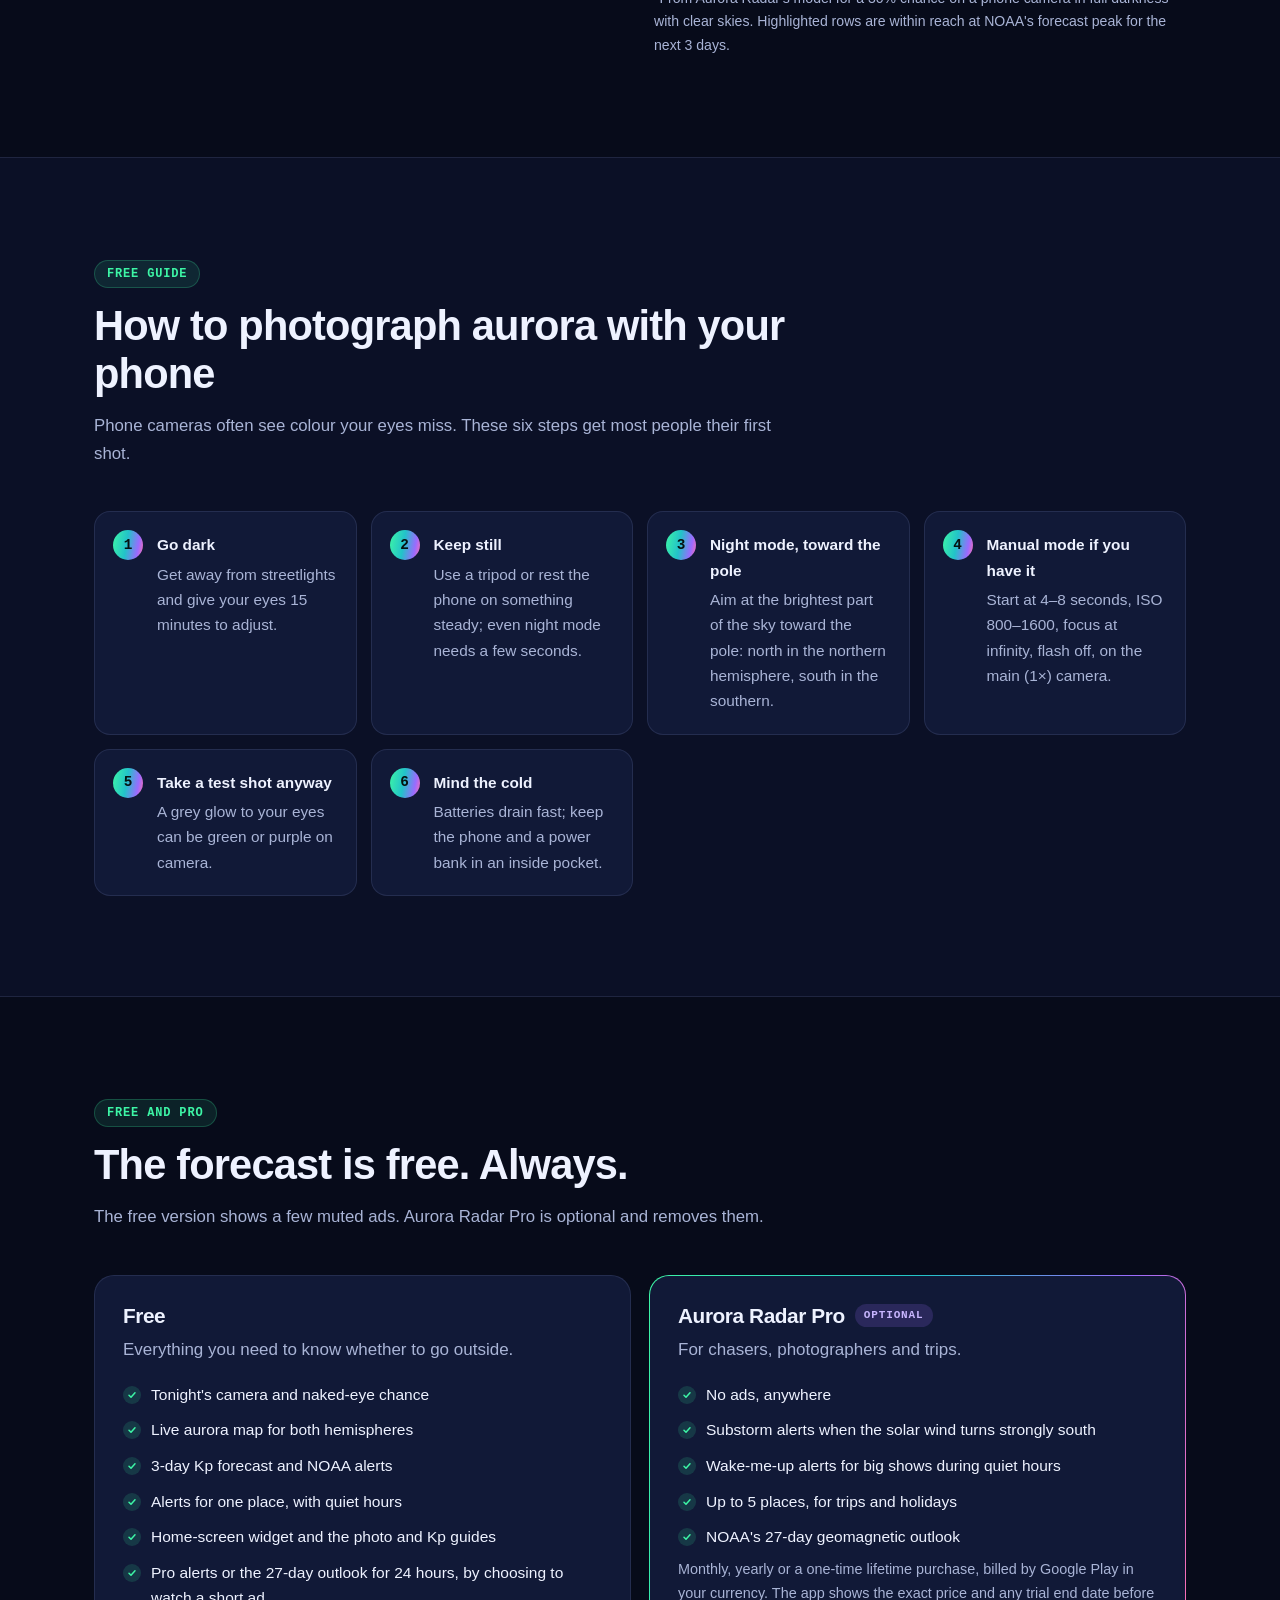
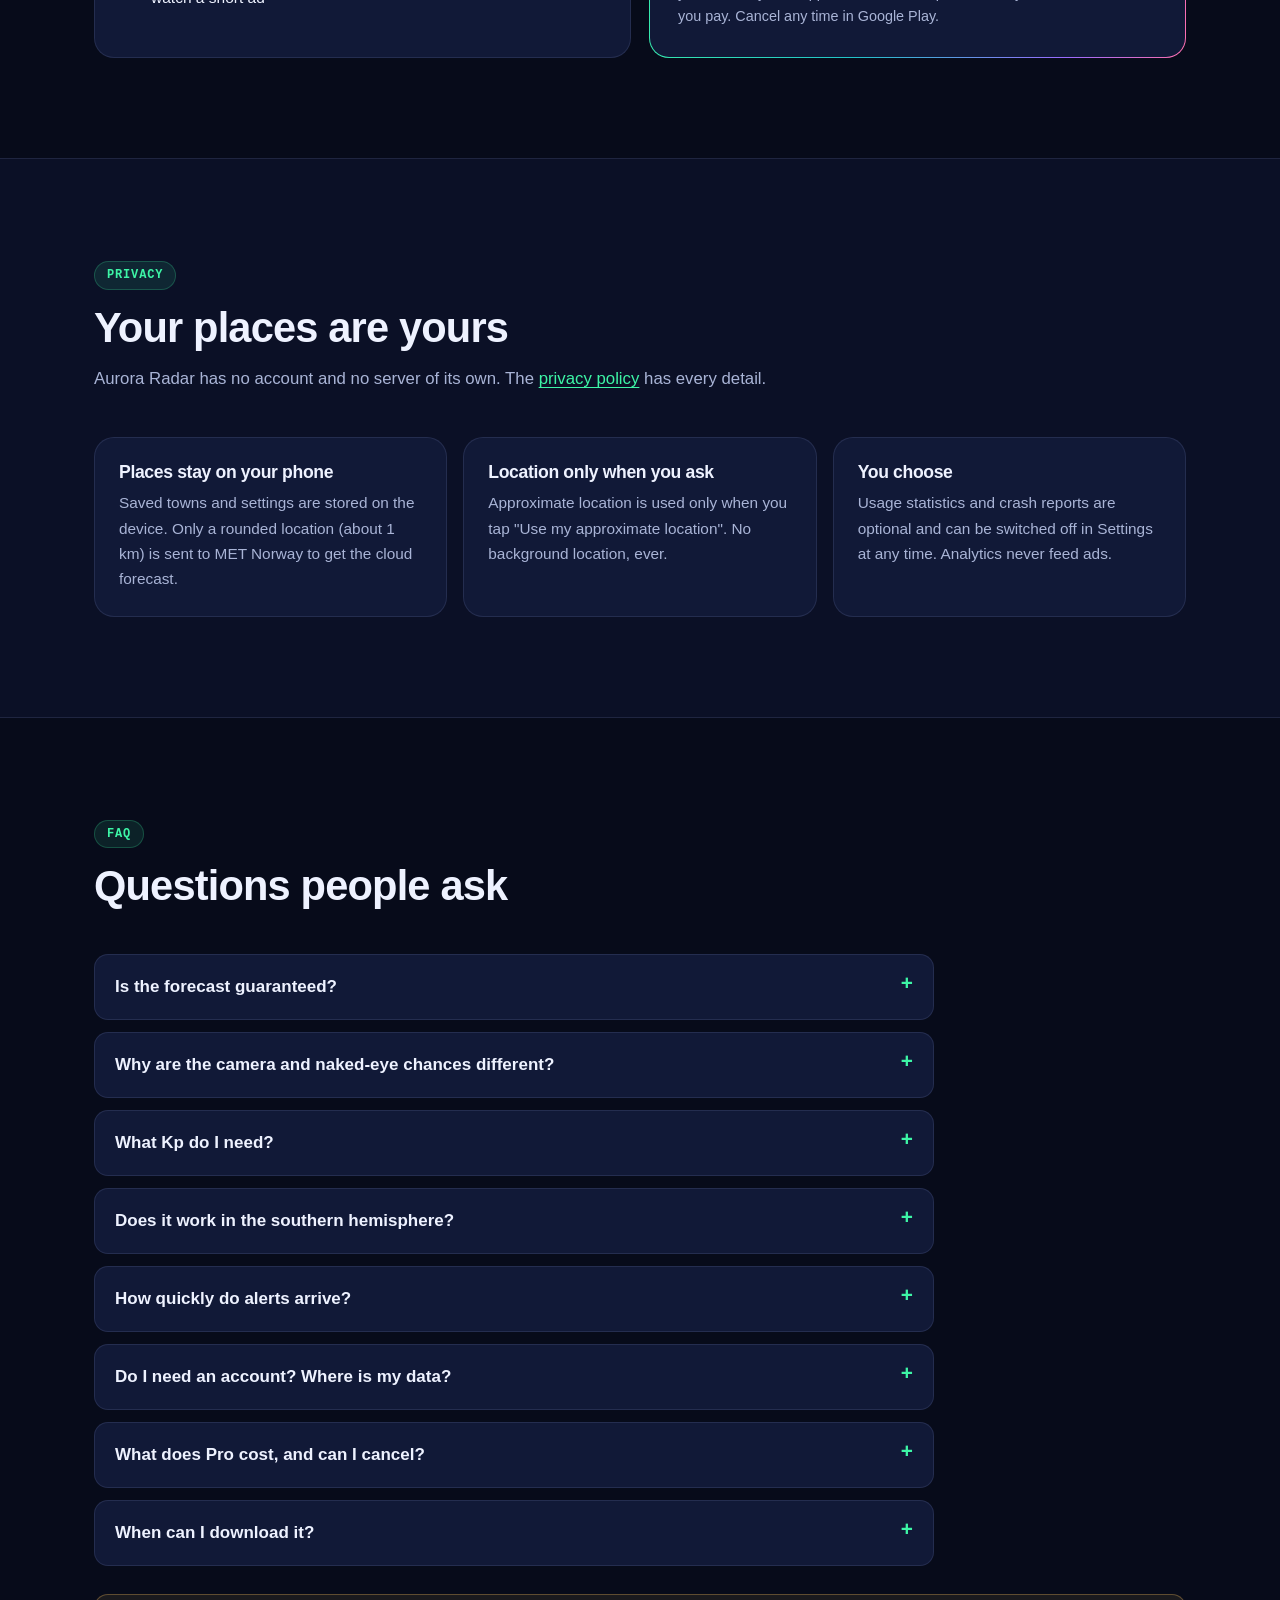
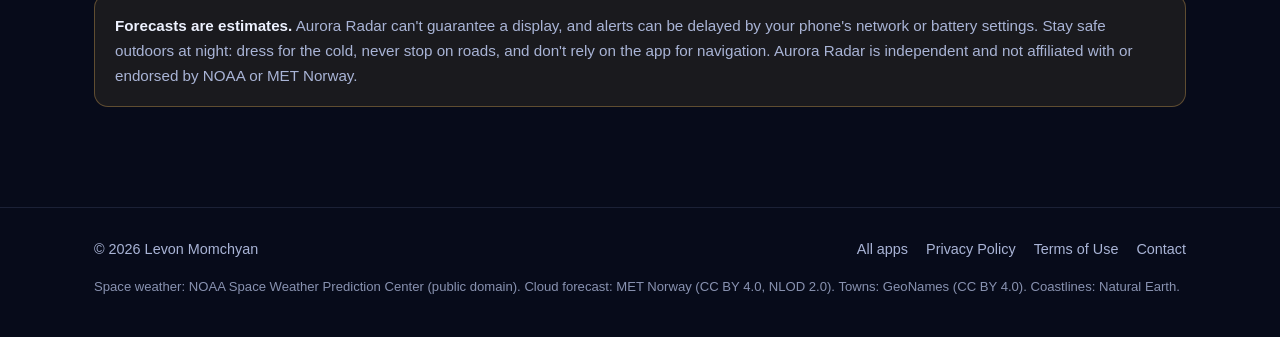
<file: aurora-radar.html>
<!DOCTYPE html>
<html lang="en">
<head>
<meta charset="utf-8">
<meta name="viewport" content="width=device-width, initial-scale=1">
<title>Aurora Radar — Northern Lights Forecast &amp; Alerts for Android</title>
<meta name="description" content="Can you see the northern lights tonight? Aurora Radar gives your chance on a phone camera and to the naked eye, a live NOAA aurora map, the Kp forecast and alerts that respect your sleep. No account.">
<meta name="author" content="Levon Momchyan">
<meta name="robots" content="index, follow">
<link rel="canonical" href="https://goodluck3301.github.io/aurora-radar.html">
<meta name="theme-color" content="#070b1a">

<meta property="og:type" content="website">
<meta property="og:title" content="Aurora Radar — Northern Lights Forecast &amp; Alerts">
<meta property="og:description" content="Tonight's aurora chance for your town, on camera and to the naked eye. Live NOAA map, Kp forecast and alerts with quiet hours.">
<meta property="og:url" content="https://goodluck3301.github.io/aurora-radar.html">
<meta property="og:image" content="https://goodluck3301.github.io/assets/aurora-radar/social.jpg">
<meta property="og:image:width" content="1024">
<meta property="og:image:height" content="500">
<meta name="twitter:card" content="summary_large_image">

<link rel="icon" type="image/svg+xml" href="assets/aurora-radar/icon.svg">
<link rel="icon" type="image/png" sizes="64x64" href="assets/aurora-radar/icon-64.png">
<link rel="apple-touch-icon" href="assets/aurora-radar/icon-192.png">
<link rel="preconnect" href="https://services.swpc.noaa.gov" crossorigin>
<link rel="stylesheet" href="assets/aurora-radar/aurora.css">

<script type="application/ld+json">
{
  "@context": "https://schema.org",
  "@graph": [
    {
      "@type": "MobileApplication",
      "name": "Aurora Radar",
      "alternateName": "Aurora Radar: Northern Lights",
      "operatingSystem": "Android",
      "applicationCategory": "WeatherApplication",
      "description": "Northern lights forecast for your place: tonight's chance on a phone camera and to the naked eye, a live NOAA aurora map, the Kp forecast and alerts with quiet hours.",
      "url": "https://goodluck3301.github.io/aurora-radar.html",
      "image": "https://goodluck3301.github.io/assets/aurora-radar/icon-512.png",
      "inLanguage": "en",
      "author": { "@type": "Person", "name": "Levon Momchyan", "url": "https://goodluck3301.github.io/" }
    },
    {
      "@type": "FAQPage",
      "mainEntity": [
        { "@type": "Question", "name": "Is the aurora forecast guaranteed?", "acceptedAnswer": { "@type": "Answer", "text": "No. The aurora is hard to predict. Aurora Radar's chances are estimates built from NOAA data, darkness, moonlight and the cloud forecast. They are a guide to when it is worth going outside, not a promise." } },
        { "@type": "Question", "name": "What Kp do I need to see the northern lights?", "acceptedAnswer": { "@type": "Answer", "text": "It depends on your magnetic latitude. Under the auroral oval (Tromsø, Fairbanks, Reykjavík) Kp 0 to 1 is often enough on a dark, clear night. Edinburgh and Hobart need about Kp 4 for a good chance on a phone camera, and London or Minneapolis about Kp 5.5." } },
        { "@type": "Question", "name": "Does Aurora Radar work in the southern hemisphere?", "acceptedAnswer": { "@type": "Answer", "text": "Yes. It works for the aurora australis too, for example in Tasmania and New Zealand, and the live map has a southern view." } }
      ]
    }
  ]
}
</script>
</head>
<body>

<header class="site-header">
  <div class="inner">
    <a class="brand" href="aurora-radar.html"><img src="assets/aurora-radar/icon.svg" alt="" width="32" height="32">Aurora Radar</a>
    <nav class="site-nav" aria-label="Aurora Radar">
      <a class="opt" href="#live">Live Kp</a>
      <a class="opt" href="#features">Features</a>
      <a class="opt" href="#kp">Kp guide</a>
      <a class="opt" href="#faq">FAQ</a>
      <a href="aurora-radar-privacy.html">Privacy</a>
      <a href="aurora-radar-terms.html">Terms</a>
    </nav>
  </div>
</header>

<main>

  <!-- ============================== HERO ============================== -->
  <section class="hero sky">
    <div class="curtains" aria-hidden="true"><div class="curtain c2"></div><div class="curtain c1"></div><div class="curtain c3"></div></div>
    <div class="wrap hero-grid">
      <div>
        <span class="eyebrow">Northern &amp; southern lights · Android</span>
        <h1>Can you see the aurora <span class="grad">tonight?</span></h1>
        <p class="lead">
          Aurora Radar turns live NOAA space-weather data, darkness, moonlight and clouds into one
          honest answer for your town: your chance on a phone camera, your chance with the naked eye,
          and when to look.
        </p>
        <div class="hero-actions">
          <span class="btn btn-soon" role="note">
            <svg viewBox="0 0 24 24" fill="currentColor" aria-hidden="true"><path d="M6 4.6a1.6 1.6 0 0 1 2.46-1.35l11.2 7.4a1.6 1.6 0 0 1 0 2.7l-11.2 7.4A1.6 1.6 0 0 1 6 19.4V4.6Z"/></svg>
            <span><b>Coming soon</b> to Google Play</span>
          </span>
          <a class="btn btn-ghost" href="#live">See the Kp right now</a>
        </div>
        <ul class="trust">
          <li><svg viewBox="0 0 24 24" fill="none" stroke="currentColor" stroke-width="2" stroke-linecap="round" stroke-linejoin="round" aria-hidden="true"><path d="M12 3 4.5 6v5.5c0 4.6 3.2 8.4 7.5 9.5 4.3-1.1 7.5-4.9 7.5-9.5V6L12 3Z"/></svg>No account</li>
          <li><svg viewBox="0 0 24 24" fill="none" stroke="currentColor" stroke-width="2" stroke-linecap="round" stroke-linejoin="round" aria-hidden="true"><circle cx="12" cy="10" r="3"/><path d="M12 21s-7-5.5-7-11a7 7 0 0 1 14 0c0 5.5-7 11-7 11Z"/></svg>Places stay on your phone</li>
          <li><svg viewBox="0 0 24 24" fill="none" stroke="currentColor" stroke-width="2" stroke-linecap="round" stroke-linejoin="round" aria-hidden="true"><path d="m5 12.5 4.5 4.5L19 7.5"/></svg>Core features free</li>
        </ul>
      </div>
      <div class="phones" aria-label="Aurora Radar screenshots">
        <figure class="phone"><img src="assets/aurora-radar/shot-tonight.webp" width="540" height="1200" alt="Tonight screen for Hobart: Go outside now, 86% chance on camera and 62% to the naked eye, during a simulated strong storm"></figure>
        <figure class="phone"><img src="assets/aurora-radar/shot-map.webp" width="540" height="1200" alt="Live aurora map from NOAA's OVATION model over the northern hemisphere"></figure>
        <figcaption>Example during a simulated strong storm</figcaption>
      </div>
    </div>
    <svg class="mountains" viewBox="0 0 1440 170" preserveAspectRatio="none" aria-hidden="true"><path fill="currentColor" d="M0 170V118l120-46 70 34 150-78 110 62 60-26 170 86 140-70 90 38 160-92 120 70 80-24 170 88v10z"/></svg>
  </section>

  <!-- ============================== LIVE ============================== -->
  <section class="block" id="live">
    <div class="wrap">
      <div class="section-head">
        <span class="eyebrow">Live from NOAA</span>
        <h2>How active is the aurora right now?</h2>
        <p>The planetary Kp index and NOAA's 3-day forecast, straight from the Space Weather Prediction Center. Times are in your time zone.</p>
      </div>

      <div class="live" id="live-panel">
        <div class="panel">
          <h3>Kp right now</h3>
          <div class="gauge">
            <svg viewBox="0 0 240 132" aria-hidden="true">
              <defs>
                <linearGradient id="arc" x1="20" y1="0" x2="220" y2="0" gradientUnits="userSpaceOnUse">
                  <stop offset="0" stop-color="#3df5a6"/><stop offset=".45" stop-color="#22c3c9"/><stop offset=".8" stop-color="#9a6bff"/><stop offset="1" stop-color="#ff6fae"/>
                </linearGradient>
              </defs>
              <path class="track" d="M20 120 A100 100 0 0 1 220 120" fill="none" stroke-width="16" stroke-linecap="round"/>
              <path id="kp-arc" d="M20 120 A100 100 0 0 1 220 120" fill="none" stroke="url(#arc)" stroke-width="16" stroke-linecap="round" stroke-dasharray="0 400"/>
            </svg>
            <div class="value"><b id="kp-now">–</b><span>of 9</span></div>
          </div>
          <div class="level"><span class="pill" id="kp-level"><i></i><span>Loading…</span></span></div>
          <p class="updated" id="kp-updated">&nbsp;</p>
        </div>

        <div class="panel">
          <h3>Kp, last 24 hours and next 3 days</h3>
          <div class="bars" id="kp-bars" role="img" aria-label="Kp forecast chart"></div>
          <div class="day-labels" id="kp-days" aria-hidden="true"></div>
          <div class="legend" aria-hidden="true">
            <span><i style="background:#4a5a92"></i>Quiet</span>
            <span><i style="background:#22c3c9"></i>Active (Kp 4)</span>
            <span><i style="background:#3df5a6"></i>G1 (Kp 5)</span>
            <span><i style="background:#9a6bff"></i>G2 (Kp 6)</span>
            <span><i style="background:#ff6fae"></i>G3+ (Kp 7+)</span>
            <span>Faded bars are NOAA's forecast</span>
          </div>
          <p class="peak-line" id="kp-peak">&nbsp;</p>
          <div class="reach" id="kp-reach"></div>
        </div>
      </div>
      <p class="live-error" id="live-error" hidden>NOAA's live data couldn't be loaded right now. The rest of this page works without it; try again in a few minutes.</p>
      <p class="source">Data: NOAA Space Weather Prediction Center, estimated 1-minute Kp and the 3-day Kp forecast. Kp is a planetary 3-hour index, so it is only part of the picture: the app also uses NOAA's aurora map, the solar wind, darkness, the moon and clouds for your place.</p>
    </div>
  </section>

  <!-- ============================== FEATURES ============================== -->
  <section class="block alt" id="features">
    <div class="wrap">
      <div class="section-head">
        <span class="eyebrow">Features</span>
        <h2>One answer instead of ten dashboards</h2>
        <p>Built for mid-latitude hopefuls, aurora travellers and phone photographers, in both hemispheres.</p>
      </div>
      <div class="grid grid-3">
        <article class="card">
          <div class="ico"><svg viewBox="0 0 24 24" fill="none" stroke="currentColor" stroke-width="1.8" stroke-linecap="round" stroke-linejoin="round" aria-hidden="true"><path d="M4 16a8 8 0 1 1 16 0"/><path d="m12 16 4-5"/></svg></div>
          <h3>Tonight, for your place</h3>
          <p>A camera chance and a naked-eye chance, a plain verdict, the best time to look and the direction to face, with clouds, darkness and moonlight included.</p>
        </article>
        <article class="card">
          <div class="ico"><svg viewBox="0 0 24 24" fill="none" stroke="currentColor" stroke-width="1.8" stroke-linecap="round" stroke-linejoin="round" aria-hidden="true"><circle cx="12" cy="12" r="9"/><path d="M3.6 9h16.8M3.6 15h16.8M12 3a14 14 0 0 1 0 18M12 3a14 14 0 0 0 0 18"/></svg></div>
          <h3>Live aurora map</h3>
          <p>NOAA's 30 to 90 minute OVATION forecast for both hemispheres, with a line showing how far away aurora can still appear low on your horizon.</p>
        </article>
        <article class="card">
          <div class="ico"><svg viewBox="0 0 24 24" fill="none" stroke="currentColor" stroke-width="1.8" stroke-linecap="round" stroke-linejoin="round" aria-hidden="true"><path d="M3 20h18"/><path d="M6 17V11M10 17V7M14 17v-5M18 17V9"/></svg></div>
          <h3>Kp forecast and storms</h3>
          <p>The 3-day Kp forecast, NOAA watches and alerts and the live solar wind, all in your place's local time, even when you plan from another time zone.</p>
        </article>
        <article class="card">
          <div class="ico"><svg viewBox="0 0 24 24" fill="none" stroke="currentColor" stroke-width="1.8" stroke-linecap="round" stroke-linejoin="round" aria-hidden="true"><path d="M6 8a6 6 0 1 1 12 0c0 7 3 8 3 8H3s3-1 3-8"/><path d="M10.3 20a1.9 1.9 0 0 0 3.4 0"/></svg></div>
          <h3>Alerts that respect your sleep</h3>
          <p>Choose big shows only, good photo chances, or any chance on camera. Quiet hours keep faint glows from waking you, and alerts match what you see when you open the app.</p>
        </article>
        <article class="card">
          <div class="ico"><svg viewBox="0 0 24 24" fill="none" stroke="currentColor" stroke-width="1.8" stroke-linecap="round" stroke-linejoin="round" aria-hidden="true"><rect x="3" y="6" width="18" height="13" rx="2.5"/><circle cx="12" cy="12.5" r="3.2"/><path d="M8 6l1.4-2.2h5.2L16 6"/></svg></div>
          <h3>Get the shot</h3>
          <p>Short guides to photographing aurora with your phone, to what Kp really means, and to the solar wind numbers experienced chasers watch.</p>
        </article>
        <article class="card">
          <div class="ico"><svg viewBox="0 0 24 24" fill="none" stroke="currentColor" stroke-width="1.8" stroke-linecap="round" stroke-linejoin="round" aria-hidden="true"><path d="M12 3 4.5 6v5.5c0 4.6 3.2 8.4 7.5 9.5 4.3-1.1 7.5-4.9 7.5-9.5V6L12 3Z"/><path d="m9 12 2 2 4-4"/></svg></div>
          <h3>Honest by design</h3>
          <p>No account. Ads are muted, full-screen ads never interrupt you when you open an alert or while aurora is likely, and between-screen ads are capped at three a day.</p>
        </article>
      </div>
    </div>
  </section>

  <!-- ============================== HOW IT WORKS ============================== -->
  <section class="block" id="how">
    <div class="wrap">
      <div class="section-head">
        <span class="eyebrow">How it works</span>
        <h2>Why it says 70% when other apps say 1%</h2>
        <p>Most apps show the chance of aurora directly overhead. You don't need it overhead: a phone camera can catch it hundreds of kilometres away, low toward the pole.</p>
      </div>
      <div class="steps">
        <div class="step">
          <h3>Live space weather</h3>
          <p>About every 15 minutes the app checks the Kp index and the solar wind, a download of a couple of kilobytes. NOAA's full OVATION aurora map is fetched when you open the app or when activity nears your alert level.</p>
        </div>
        <div class="step">
          <h3>Your sky</h3>
          <p>It works out your magnetic latitude, how far toward the pole aurora is still visible on your horizon, when it is properly dark, how bright the moon is, and the cloud forecast.</p>
        </div>
        <div class="step">
          <h3>One answer</h3>
          <p>You get a camera chance, a naked-eye chance, the best time tonight and the Kp your town needs. Everything is calculated on your phone; there is no server in between.</p>
        </div>
      </div>
    </div>
  </section>

  <!-- ============================== SCREENS ============================== -->
  <section class="block alt" id="screens">
    <div class="wrap">
      <div class="section-head">
        <span class="eyebrow">Inside the app</span>
        <h2>Dark screens for dark skies</h2>
      </div>
      <div class="gallery">
        <figure><div class="frame"><img src="assets/aurora-radar/shot-tonight.webp" width="540" height="1200" loading="lazy" alt="Tonight screen with the camera chance, naked-eye chance and the next 24 hours"></div><figcaption>Tonight<span>Chance, verdict and best time</span><em>Simulated storm example</em></figcaption></figure>
        <figure><div class="frame"><img src="assets/aurora-radar/shot-map.webp" width="540" height="1200" loading="lazy" alt="Live aurora map with the probability colour scale"></div><figcaption>Map<span>NOAA's live aurora oval</span></figcaption></figure>
        <figure><div class="frame"><img src="assets/aurora-radar/shot-forecast.webp" width="540" height="1200" loading="lazy" alt="Forecast screen with the G scale, the Kp chart and NOAA alerts"></div><figcaption>Forecast<span>Kp, storms and NOAA alerts</span><em>Simulated storm example</em></figcaption></figure>
        <figure><div class="frame"><img src="assets/aurora-radar/shot-alerts.webp" width="540" height="1200" loading="lazy" alt="Alert settings with alert levels, places and quiet hours"></div><figcaption>Alerts<span>Levels, places, quiet hours</span></figcaption></figure>
        <figure><div class="frame"><img src="assets/aurora-radar/shot-guide.webp" width="540" height="1200" loading="lazy" alt="Guide article on photographing aurora with a phone"></div><figcaption>Guide<span>Phone photography tips</span></figcaption></figure>
      </div>
    </div>
  </section>

  <!-- ============================== KP GUIDE ============================== -->
  <section class="block" id="kp">
    <div class="wrap">
      <div class="section-head">
        <span class="eyebrow">Kp guide</span>
        <h2>What Kp does my town need?</h2>
      </div>
      <div class="kp-wrap">
        <div class="prose-lite">
          <p><strong>Kp</strong> is a planetary index from 0 to 9 that measures how disturbed Earth's magnetic field is, worked out every 3 hours from magnetometers around the world.</p>
          <p>The aurora forms an oval around each magnetic pole. When Kp rises the oval grows and moves away from the pole; each step moves its edge roughly 2° of magnetic latitude. NOAA names storms by Kp: <strong>G1</strong> (minor) at Kp 5, G2 at 6, G3 at 7, G4 at 8 and <strong>G5</strong> (extreme) at 9.</p>
          <p>Kp is a 3-hour average for the whole planet. A substorm can bring a bright display while Kp is modest, and a high Kp doesn't guarantee a show where you are. That is why the app also watches the solar wind and NOAA's aurora map.</p>
        </div>
        <div>
          <div class="table-wrap">
            <table class="kp-table" id="kp-table">
              <thead><tr><th>Place</th><th>Kp for a good camera chance*</th></tr></thead>
              <tbody>
                <tr data-kp="1"><td>Tromsø, Norway</td><td>0–1</td></tr>
                <tr data-kp="1"><td>Fairbanks, Alaska</td><td>0–1</td></tr>
                <tr data-kp="1"><td>Reykjavík, Iceland</td><td>0–1</td></tr>
                <tr data-kp="4"><td>Edinburgh, Scotland</td><td>about 4</td></tr>
                <tr data-kp="4"><td>Hobart, Tasmania</td><td>about 4</td></tr>
                <tr data-kp="5.5"><td>London, England</td><td>about 5.5</td></tr>
                <tr data-kp="5.5"><td>Minneapolis, USA</td><td>about 5.5</td></tr>
              </tbody>
            </table>
          </div>
          <p class="note">*From Aurora Radar's model for a 30% chance on a phone camera in full darkness with clear skies. Highlighted rows are within reach at NOAA's forecast peak for the next 3 days.</p>
        </div>
      </div>
    </div>
  </section>

  <!-- ============================== PHOTO TIPS ============================== -->
  <section class="block alt" id="photo">
    <div class="wrap">
      <div class="section-head">
        <span class="eyebrow">Free guide</span>
        <h2>How to photograph aurora with your phone</h2>
        <p>Phone cameras often see colour your eyes miss. These six steps get most people their first shot.</p>
      </div>
      <ol class="tips">
        <li><strong>Go dark</strong>Get away from streetlights and give your eyes 15 minutes to adjust.</li>
        <li><strong>Keep still</strong>Use a tripod or rest the phone on something steady; even night mode needs a few seconds.</li>
        <li><strong>Night mode, toward the pole</strong>Aim at the brightest part of the sky toward the pole: north in the northern hemisphere, south in the southern.</li>
        <li><strong>Manual mode if you have it</strong>Start at 4–8 seconds, ISO 800–1600, focus at infinity, flash off, on the main (1×) camera.</li>
        <li><strong>Take a test shot anyway</strong>A grey glow to your eyes can be green or purple on camera.</li>
        <li><strong>Mind the cold</strong>Batteries drain fast; keep the phone and a power bank in an inside pocket.</li>
      </ol>
    </div>
  </section>

  <!-- ============================== FREE VS PRO ============================== -->
  <section class="block" id="plans">
    <div class="wrap">
      <div class="section-head">
        <span class="eyebrow">Free and Pro</span>
        <h2>The forecast is free. Always.</h2>
        <p>The free version shows a few muted ads. Aurora Radar Pro is optional and removes them.</p>
      </div>
      <div class="plans">
        <div class="plan">
          <h3>Free</h3>
          <p>Everything you need to know whether to go outside.</p>
          <ul class="checks">
            <li>Tonight's camera and naked-eye chance</li>
            <li>Live aurora map for both hemispheres</li>
            <li>3-day Kp forecast and NOAA alerts</li>
            <li>Alerts for one place, with quiet hours</li>
            <li>Home-screen widget and the photo and Kp guides</li>
            <li>Pro alerts or the 27-day outlook for 24 hours, by choosing to watch a short ad</li>
          </ul>
        </div>
        <div class="plan pro">
          <h3>Aurora Radar Pro <span class="tag">Optional</span></h3>
          <p>For chasers, photographers and trips.</p>
          <ul class="checks">
            <li>No ads, anywhere</li>
            <li>Substorm alerts when the solar wind turns strongly south</li>
            <li>Wake-me-up alerts for big shows during quiet hours</li>
            <li>Up to 5 places, for trips and holidays</li>
            <li>NOAA's 27-day geomagnetic outlook</li>
          </ul>
          <p class="fineprint">Monthly, yearly or a one-time lifetime purchase, billed by Google Play in your currency. The app shows the exact price and any trial end date before you pay. Cancel any time in Google Play.</p>
        </div>
      </div>
    </div>
  </section>

  <!-- ============================== PRIVACY ============================== -->
  <section class="block alt" id="privacy">
    <div class="wrap">
      <div class="section-head">
        <span class="eyebrow">Privacy</span>
        <h2>Your places are yours</h2>
        <p>Aurora Radar has no account and no server of its own. The <a href="aurora-radar-privacy.html">privacy policy</a> has every detail.</p>
      </div>
      <div class="grid grid-3">
        <article class="card"><h3>Places stay on your phone</h3><p>Saved towns and settings are stored on the device. Only a rounded location (about 1 km) is sent to MET Norway to get the cloud forecast.</p></article>
        <article class="card"><h3>Location only when you ask</h3><p>Approximate location is used only when you tap "Use my approximate location". No background location, ever.</p></article>
        <article class="card"><h3>You choose</h3><p>Usage statistics and crash reports are optional and can be switched off in Settings at any time. Analytics never feed ads.</p></article>
      </div>
    </div>
  </section>

  <!-- ============================== FAQ ============================== -->
  <section class="block" id="faq">
    <div class="wrap">
      <div class="section-head">
        <span class="eyebrow">FAQ</span>
        <h2>Questions people ask</h2>
      </div>
      <div class="faq">
        <details><summary>Is the forecast guaranteed?</summary><p>No. The aurora is hard to predict. Aurora Radar's chances are estimates built from NOAA data, darkness, moonlight and the cloud forecast. They are a guide to when it is worth going outside, not a promise.</p></details>
        <details><summary>Why are the camera and naked-eye chances different?</summary><p>A phone camera collects light for several seconds and records faint green and purple, including aurora far away and low on the horizon. Your eyes need a brighter display, and moonlight washes out faint aurora for the eye much more than for a camera.</p></details>
        <details><summary>What Kp do I need?</summary><p>It depends on your magnetic latitude. Under the auroral oval (Tromsø, Fairbanks, Reykjavík) Kp 0 to 1 is often enough on a dark, clear night. Edinburgh and Hobart need about Kp 4 for a good chance on a phone camera, London and Minneapolis about Kp 5.5. The app shows the number for your own town.</p></details>
        <details><summary>Does it work in the southern hemisphere?</summary><p>Yes. It works for the aurora australis too, for example in Tasmania and New Zealand, and the live map has a southern view.</p></details>
        <details><summary>How quickly do alerts arrive?</summary><p>The app checks about every 15 minutes, and every 10 minutes after dark when activity is close to your alert level. Battery saver or restricting the app in Android settings can delay alerts.</p></details>
        <details><summary>Do I need an account? Where is my data?</summary><p>No account. Your places and settings are stored on your phone. The app downloads public data from NOAA, and sends MET Norway your place's location rounded to about 1 km to get the cloud forecast. Without a connection it shows the last forecast it downloaded.</p></details>
        <details><summary>What does Pro cost, and can I cancel?</summary><p>Pro is available monthly, yearly or as a one-time lifetime purchase. Google Play shows the exact price in your currency before you pay. Subscriptions can be cancelled any time in Google Play under Payments &amp; subscriptions, and you keep Pro until the end of the paid period.</p></details>
        <details><summary>When can I download it?</summary><p>Aurora Radar is in testing and coming to Google Play soon. This page will link to it as soon as it is available. It needs Android 8.0 or later and is in English.</p></details>
      </div>
      <p class="disclaimer"><b>Forecasts are estimates.</b> Aurora Radar can't guarantee a display, and alerts can be delayed by your phone's network or battery settings. Stay safe outdoors at night: dress for the cold, never stop on roads, and don't rely on the app for navigation. Aurora Radar is independent and not affiliated with or endorsed by NOAA or MET Norway.</p>
    </div>
  </section>

</main>

<footer class="site-footer">
  <div class="inner">
    <span>&copy; <span id="year">2026</span> Levon Momchyan</span>
    <nav aria-label="Footer">
      <a href="index.html">All apps</a>
      <a href="aurora-radar-privacy.html">Privacy Policy</a>
      <a href="aurora-radar-terms.html">Terms of Use</a>
      <a href="mailto:levonmyan22@gmail.com?subject=Aurora%20Radar">Contact</a>
    </nav>
    <p class="credits">Space weather: NOAA Space Weather Prediction Center (public domain). Cloud forecast: MET Norway (CC BY 4.0, NLOD 2.0). Towns: GeoNames (CC BY 4.0). Coastlines: Natural Earth.</p>
  </div>
</footer>

<script>
(() => {
  const $ = id => document.getElementById(id);
  $("year").textContent = new Date().getFullYear();

  const NOW_URL = "https://services.swpc.noaa.gov/json/planetary_k_index_1m.json";
  const FORECAST_URL = "https://services.swpc.noaa.gov/products/noaa-planetary-k-index-forecast.json";
  const LEVELS = [
    { min: 9, name: "G5 · extreme storm", color: "#ff6fae" },
    { min: 8, name: "G4 · severe storm", color: "#ff6fae" },
    { min: 7, name: "G3 · strong storm", color: "#ff6fae" },
    { min: 6, name: "G2 · moderate storm", color: "#9a6bff" },
    { min: 5, name: "G1 · minor storm", color: "#3df5a6" },
    { min: 4, name: "Active", color: "#22c3c9" },
    { min: 0, name: "Quiet", color: "#4a5a92" }
  ];
  // NOAA's G scale counts Kp 5- (4.67) as Kp 5, so levels use the nearest whole Kp.
  const level = kp => LEVELS.find(l => Math.round(kp) >= l.min);
  const utc = tag => new Date(tag.endsWith("Z") ? tag : tag + "Z");
  const fmt1 = kp => (Math.round(kp * 10) / 10).toFixed(1);
  const dayFmt = new Intl.DateTimeFormat(undefined, { weekday: "short" });
  const whenFmt = new Intl.DateTimeFormat(undefined, { weekday: "short", hour: "numeric" });
  const timeFmt = new Intl.DateTimeFormat(undefined, { hour: "numeric", minute: "2-digit" });

  // The forecast product has been served both as objects and as a header row plus arrays.
  function rows(json) {
    if (!Array.isArray(json) || !json.length) return [];
    if (!Array.isArray(json[0])) return json;
    const [head, ...rest] = json;
    return rest.map(r => Object.fromEntries(head.map((h, i) => [h, r[i]])));
  }

  async function getJson(url) {
    const res = await fetch(url, { cache: "no-store" });
    if (!res.ok) throw new Error(res.status);
    return res.json();
  }

  function showNow(list) {
    const last = list[list.length - 1];
    const kp = Number(last.estimated_kp ?? last.kp_index);
    const lv = level(kp);
    $("kp-now").textContent = fmt1(kp);
    const arc = $("kp-arc"), len = arc.getTotalLength();
    arc.setAttribute("stroke-dasharray", `${Math.max(0.5, Math.min(kp, 9) / 9 * len)} ${len}`);
    const pill = $("kp-level");
    pill.style.color = lv.color;
    pill.querySelector("span").textContent = lv.name;
    pill.querySelector("span").style.color = "var(--text)";
    $("kp-updated").textContent = `Updated ${timeFmt.format(utc(last.time_tag))} your time`;
  }

  function showForecast(list) {
    const now = Date.now();
    const data = list
      .map(r => ({ t: utc(r.time_tag), kp: Number(r.kp), kind: r.observed }))
      .filter(r => Number.isFinite(r.kp) && r.t.getTime() >= now - 24 * 3600e3);
    if (!data.length) throw new Error("empty forecast");

    const future = data.filter(r => r.kind === "predicted" && r.t.getTime() + 3 * 3600e3 > now);
    const peak = future.reduce((a, b) => (b.kp > a.kp ? b : a), future[0] || data[data.length - 1]);

    const bars = $("kp-bars"), days = $("kp-days");
    bars.innerHTML = `<div class="line" style="bottom:${5 / 9 * 100}%"><span>G1</span></div>`;
    days.innerHTML = "";
    for (const r of data) {
      const b = document.createElement("div");
      b.className = "bar" + (r.kind === "predicted" ? " predicted" : "") + (r === peak ? " peak" : "");
      b.style.height = Math.max(3, r.kp / 9 * 100) + "%";
      b.style.background = level(r.kp).color;
      b.title = `${whenFmt.format(r.t)}: Kp ${fmt1(r.kp)}${r.kind === "predicted" ? " (forecast)" : ""}`;
      bars.appendChild(b);
      const d = document.createElement("span");
      d.textContent = r.t.getHours() < 3 ? dayFmt.format(r.t) : "";
      days.appendChild(d);
    }
    bars.setAttribute("aria-label", `Kp chart. Highest forecast: Kp ${fmt1(peak.kp)} around ${whenFmt.format(peak.t)}.`);

    $("kp-peak").innerHTML = `Highest in NOAA's forecast: <b>Kp ${fmt1(peak.kp)}</b> (${level(peak.kp).name}) around ${whenFmt.format(peak.t)} your time.`;

    const reach = $("kp-reach");
    reach.innerHTML = "";
    const rowsEl = [...document.querySelectorAll("#kp-table tbody tr")];
    const inReach = rowsEl.filter(tr => peak.kp >= Number(tr.dataset.kp));
    rowsEl.forEach(tr => tr.classList.toggle("in-reach", inReach.includes(tr)));
    const intro = document.createElement("p");
    intro.className = "note";
    intro.style.flexBasis = "100%";
    intro.textContent = inReach.length
      ? "At that peak a phone camera could catch it from these places, if it is dark and clear there at the time:"
      : "Quiet: only places right under the auroral oval are likely to see aurora.";
    reach.appendChild(intro);
    for (const tr of rowsEl) {
      const c = document.createElement("span");
      c.className = "chip" + (inReach.includes(tr) ? " on" : "");
      c.textContent = tr.cells[0].textContent.split(",")[0];
      reach.appendChild(c);
    }
  }

  Promise.allSettled([getJson(NOW_URL), getJson(FORECAST_URL)]).then(([now, forecast]) => {
    let nowOk = false, forecastOk = false;
    try { if (now.status === "fulfilled" && now.value.length) { showNow(now.value); nowOk = true; } } catch (e) {}
    try { if (forecast.status === "fulfilled") { showForecast(rows(forecast.value)); forecastOk = true; } } catch (e) {}
    if (!nowOk) $("kp-level").querySelector("span").textContent = "Unavailable";
    if (!forecastOk) $("kp-peak").textContent = "NOAA's forecast is unavailable right now.";
    if (!nowOk && !forecastOk) { $("live-panel").hidden = true; $("live-error").hidden = false; }
  });
})();
</script>
</body>
</html>
</file>
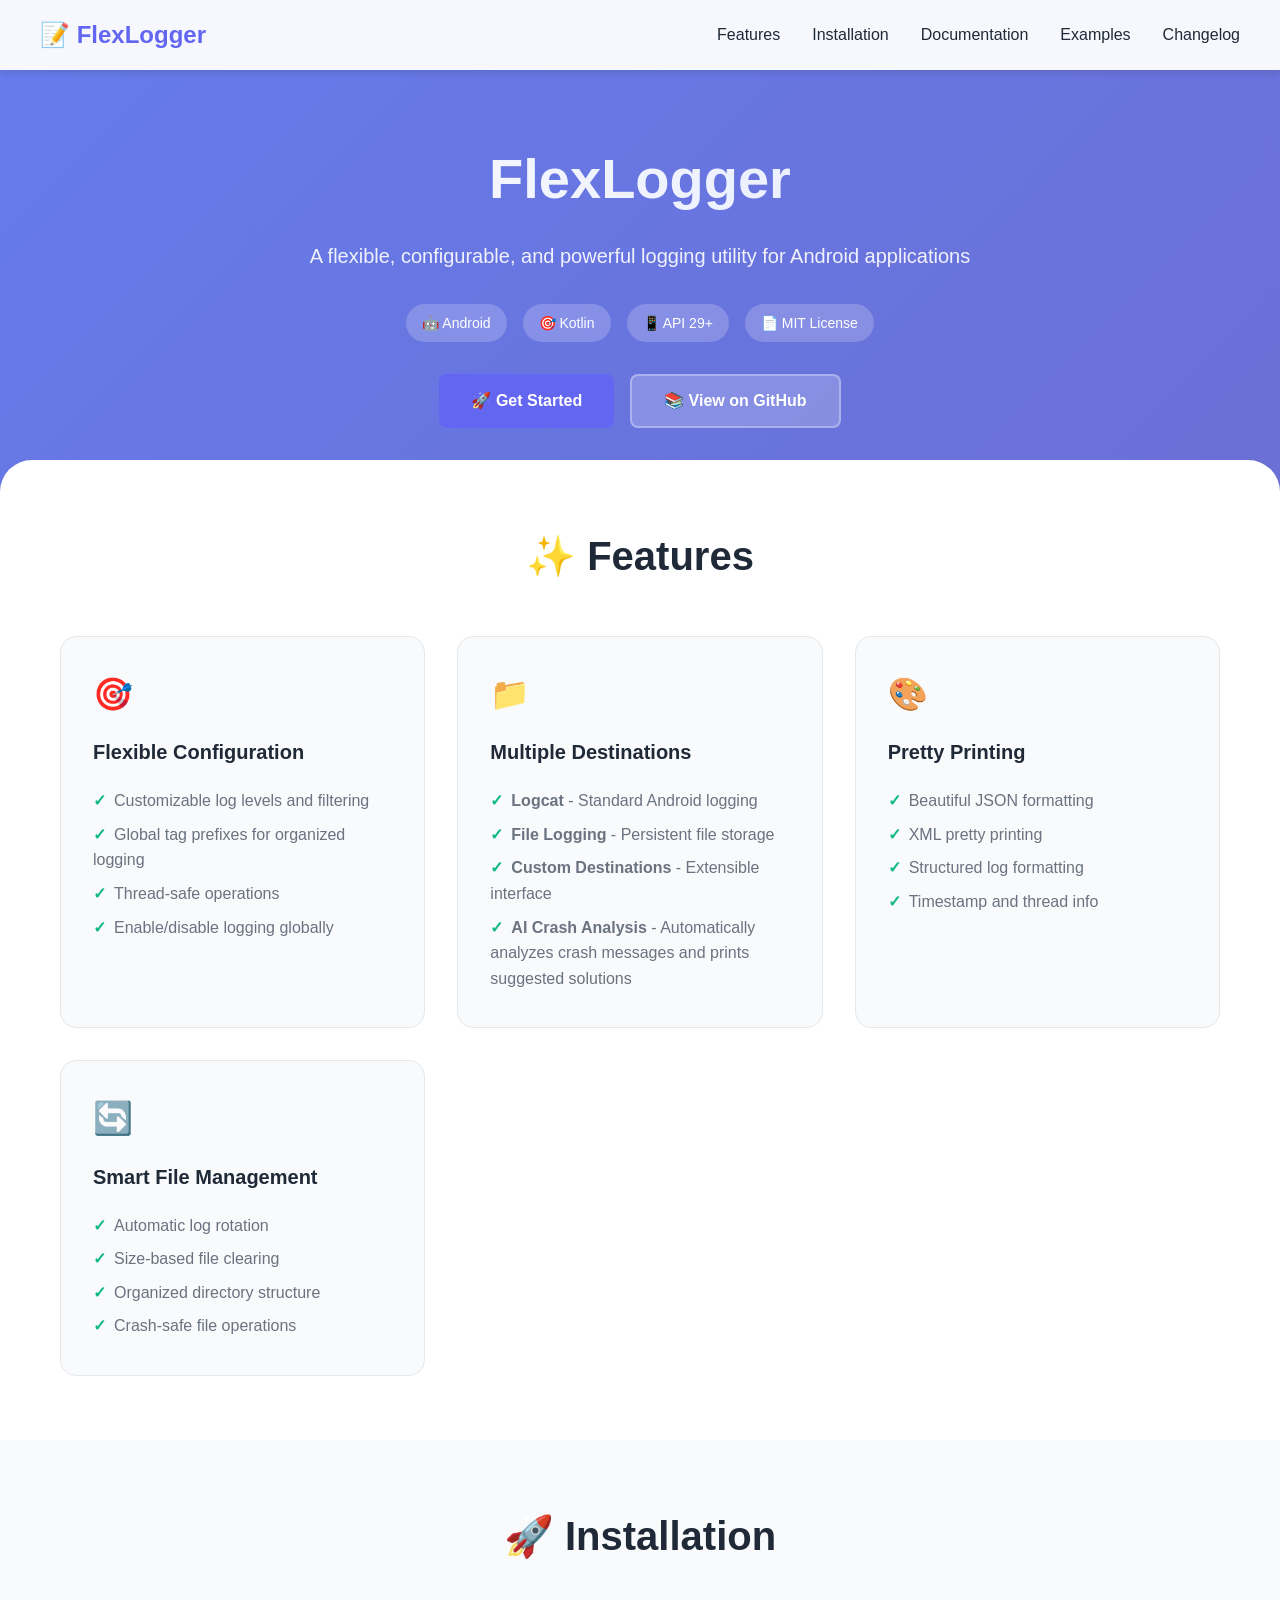
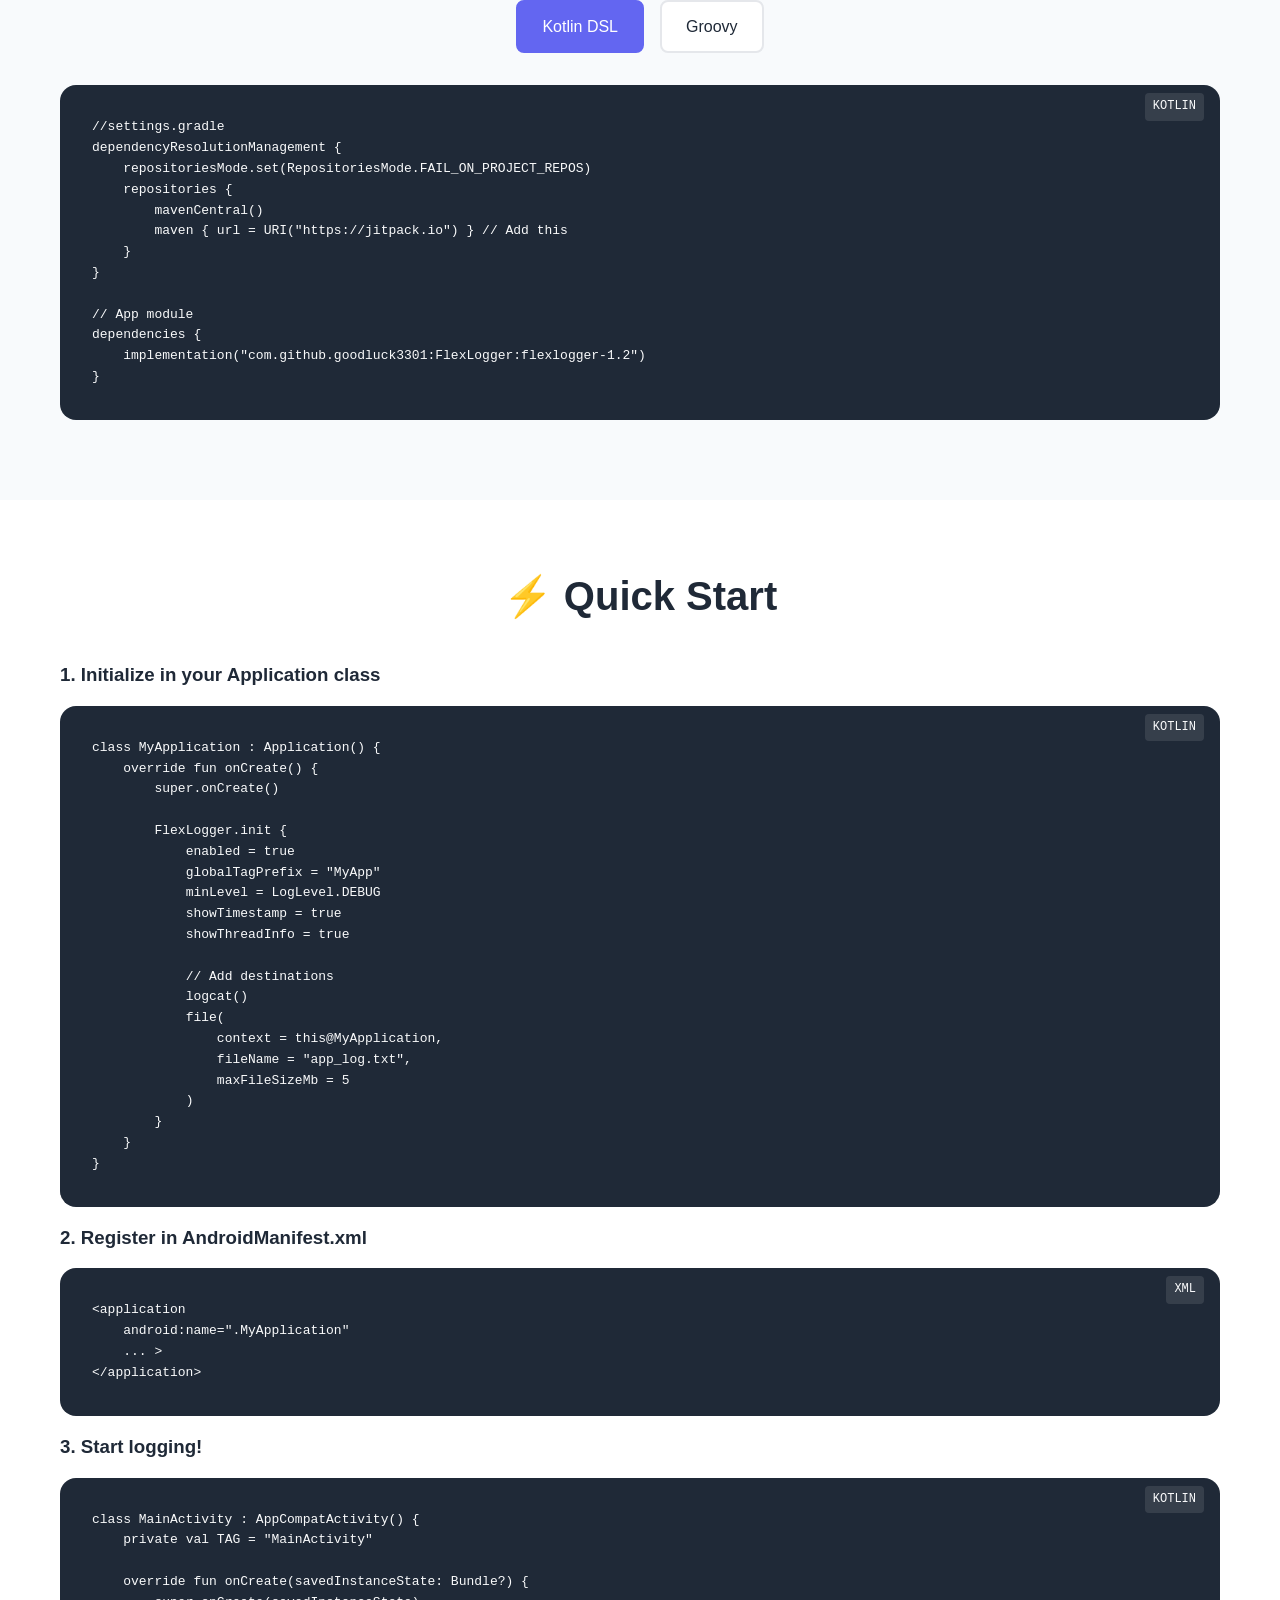
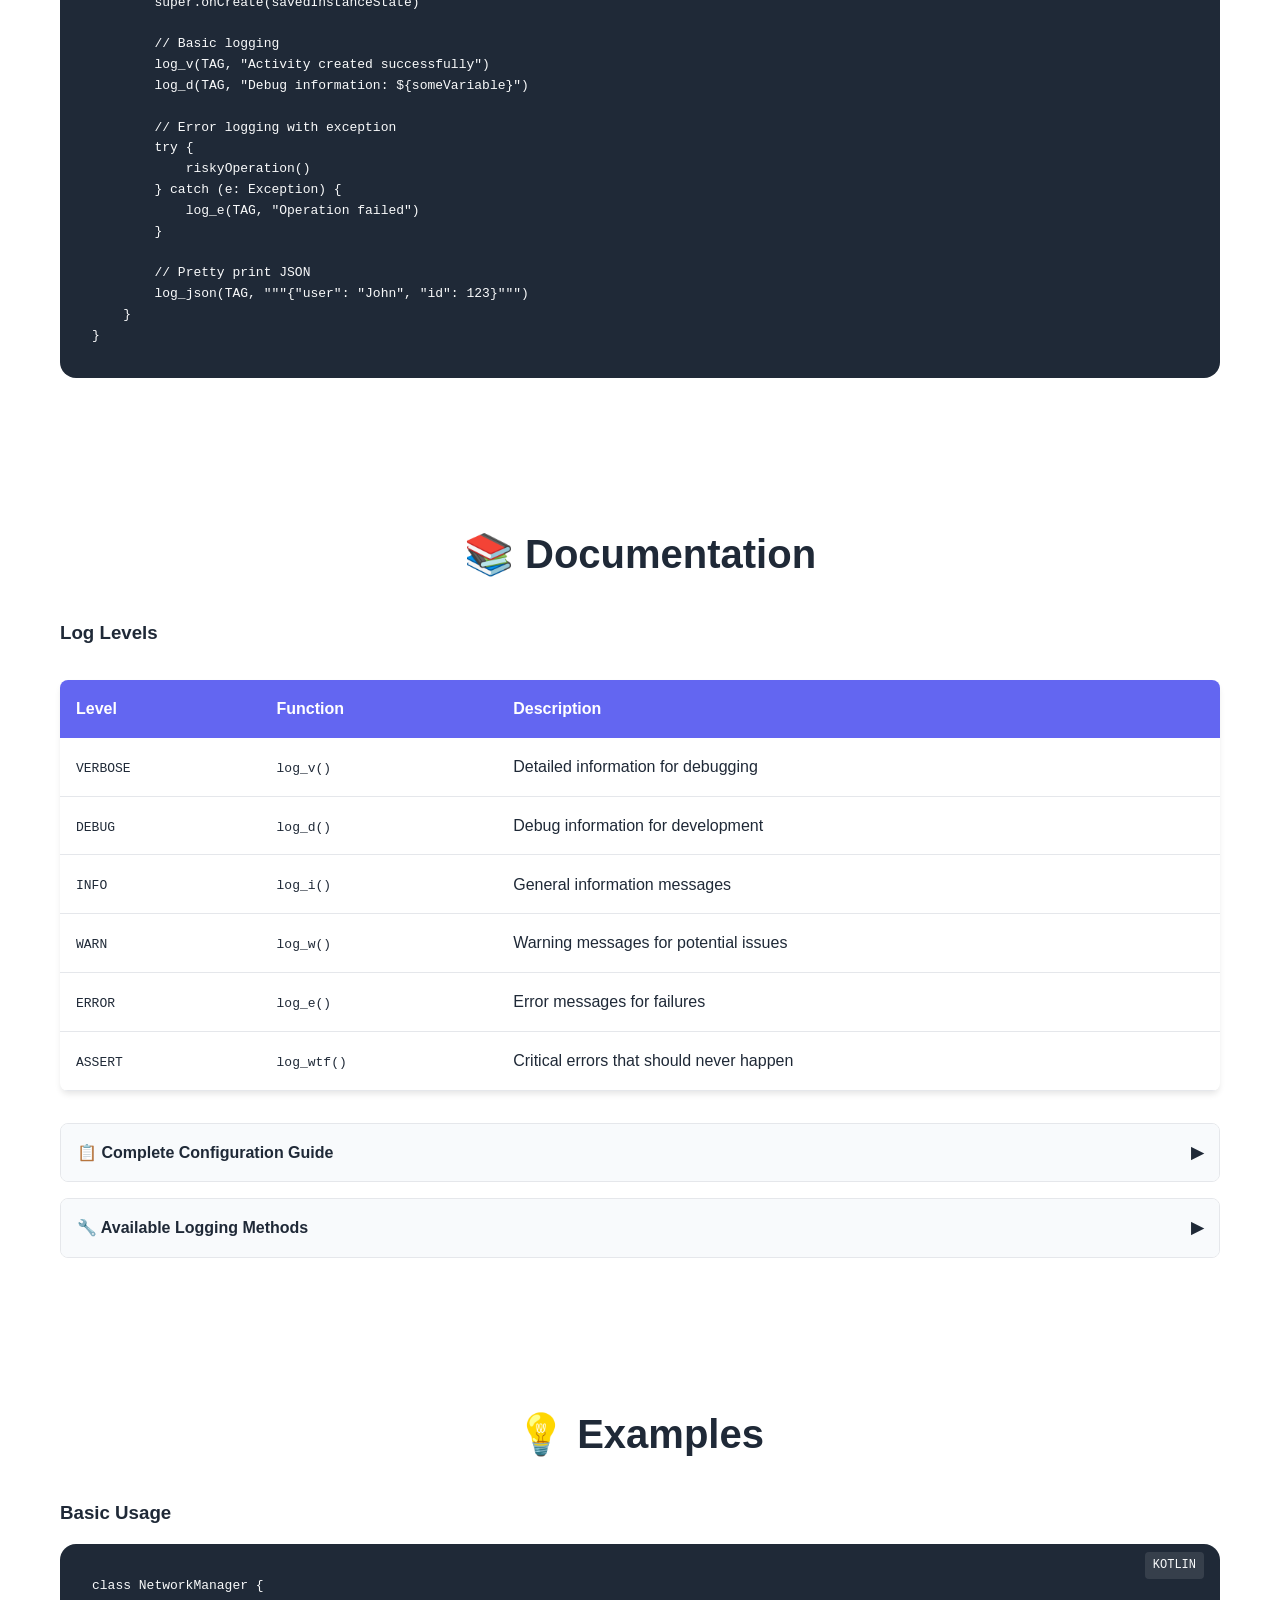
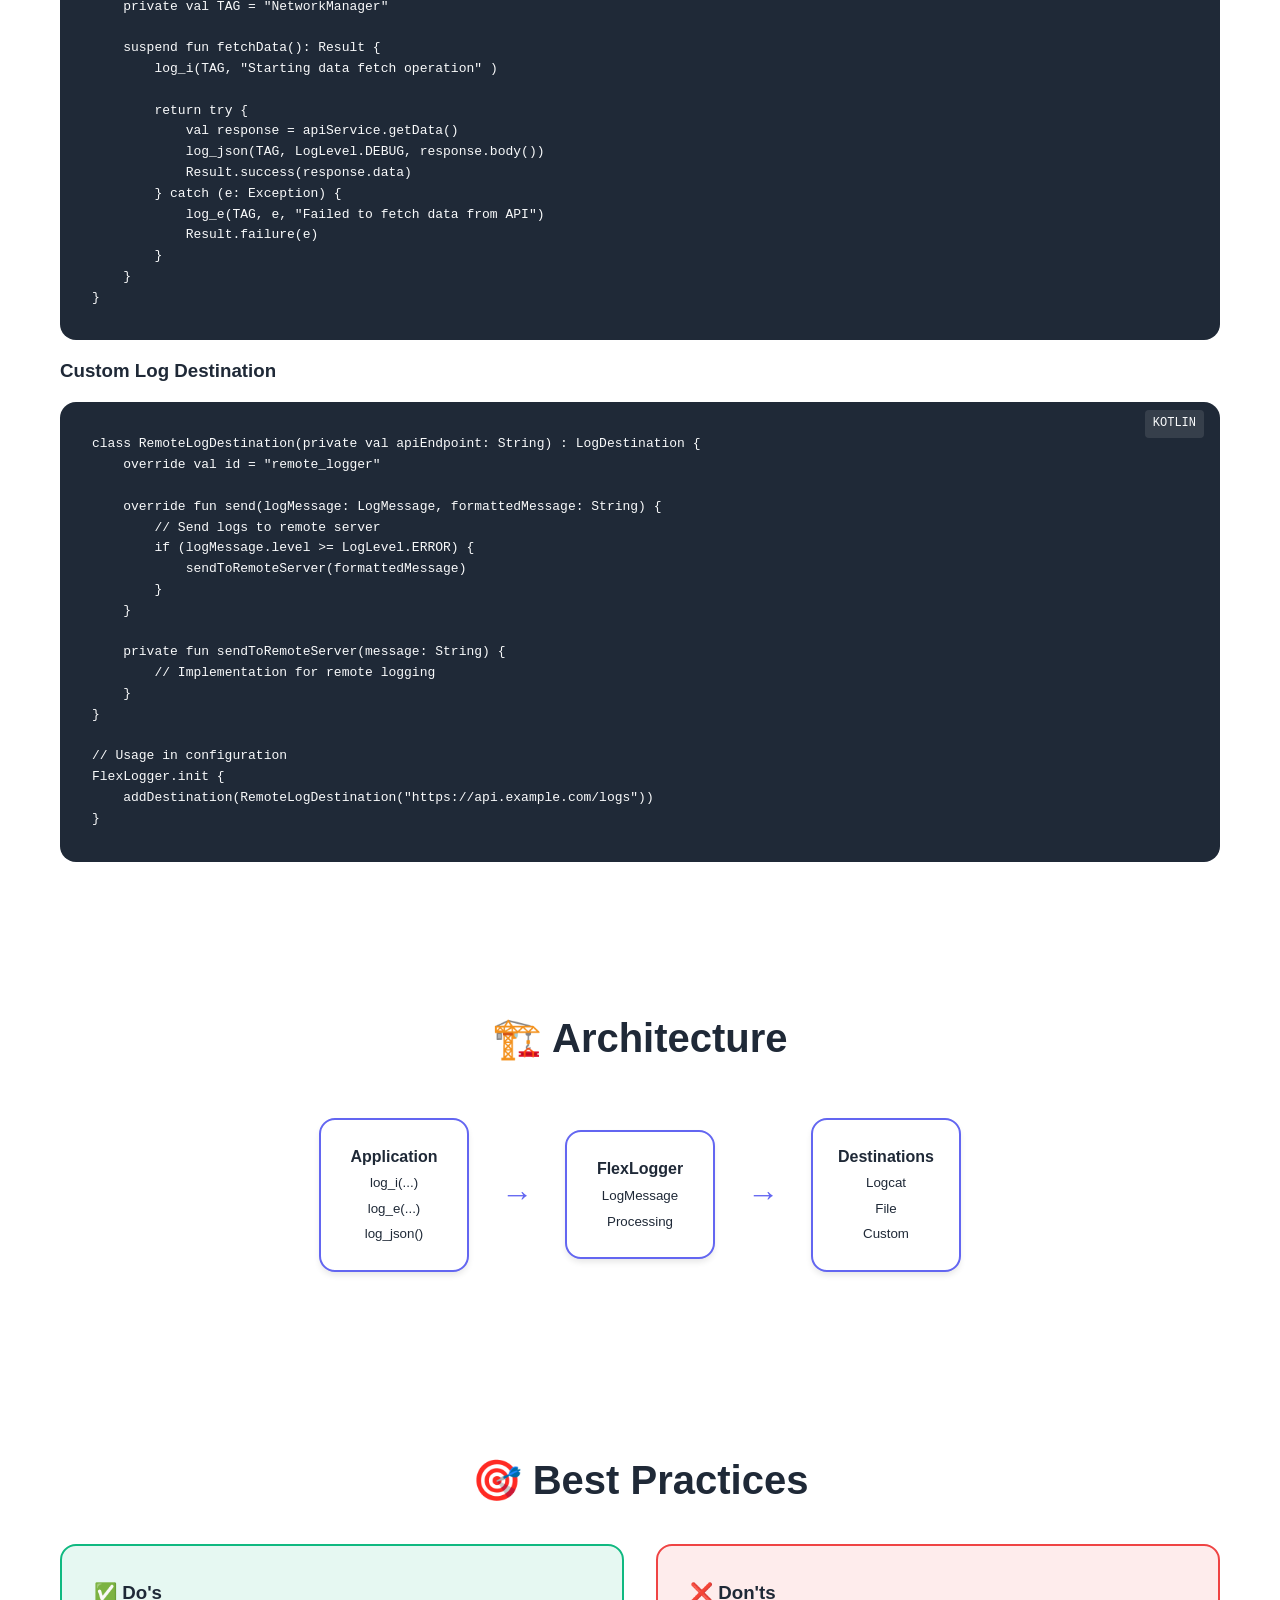
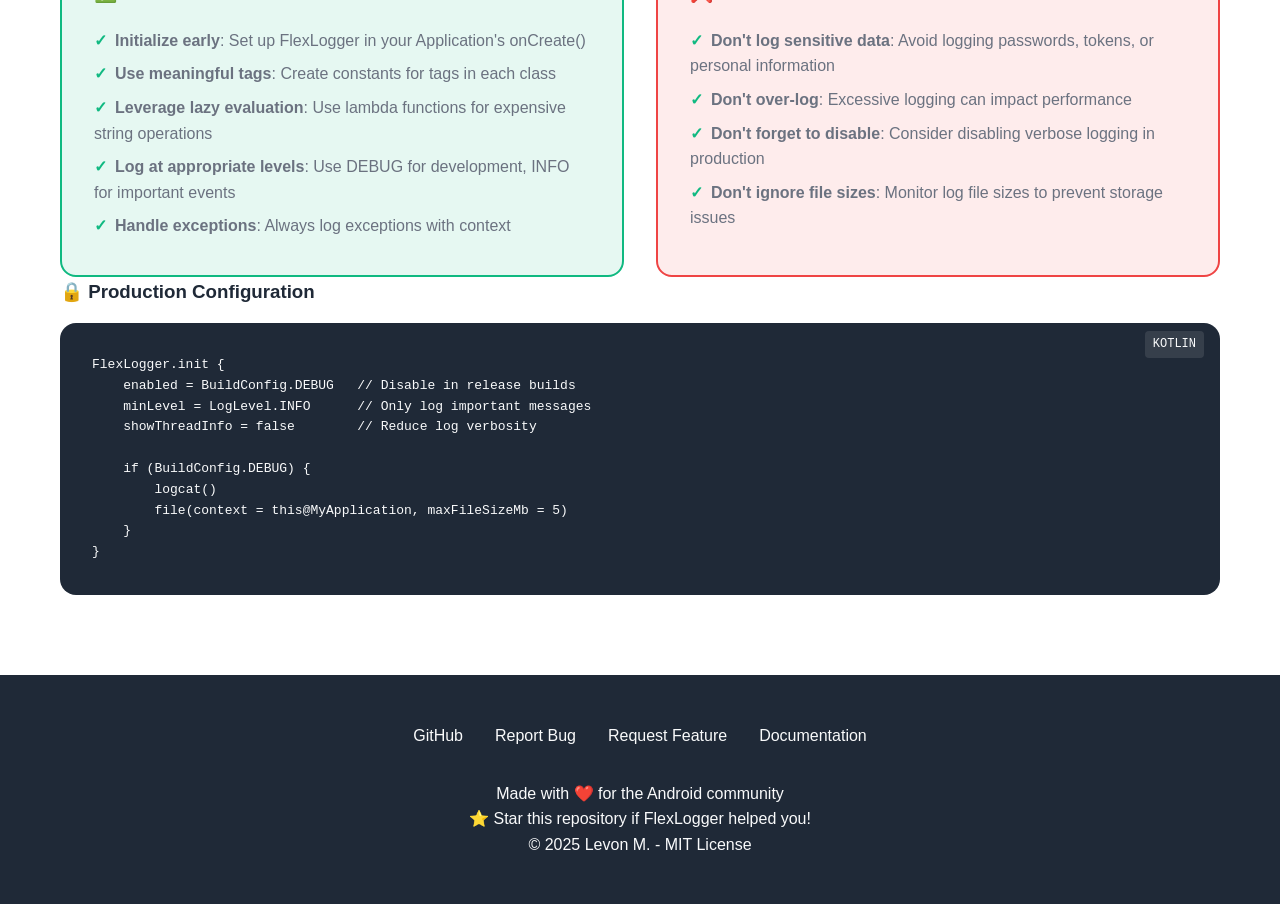
<file: flexlogger.html>
<!DOCTYPE html>
<html lang="en">

<head>
    <meta charset="UTF-8">
    <meta name="viewport" content="width=device-width, initial-scale=1.0">
    <title>FlexLogger - Flexible Android Logging Library</title>
    <style>
        * {
            margin: 0;
            padding: 0;
            box-sizing: border-box;
        }

        :root {
            --primary: #6366f1;
            --primary-dark: #4f46e5;
            --secondary: #f8fafc;
            --accent: #10b981;
            --warning: #f59e0b;
            --error: #ef4444;
            --text: #1f2937;
            --text-light: #6b7280;
            --border: #e5e7eb;
            --code-bg: #1f2937;
            --code-text: #f9fafb;
        }

        body {
            font-family: 'Inter', -apple-system, BlinkMacSystemFont, sans-serif;
            line-height: 1.6;
            color: var(--text);
            background: linear-gradient(135deg, #667eea 0%, #764ba2 100%);
            min-height: 100vh;
        }

        .container {
            max-width: 1200px;
            margin: 0 auto;
            padding: 0 20px;
        }

        /* Header */
        .header {
            background: rgba(255, 255, 255, 0.95);
            backdrop-filter: blur(10px);
            position: sticky;
            top: 0;
            z-index: 100;
            box-shadow: 0 4px 6px -1px rgba(0, 0, 0, 0.1);
        }

        .nav {
            display: flex;
            justify-content: space-between;
            align-items: center;
            padding: 1rem 0;
        }

        .logo {
            font-size: 1.5rem;
            font-weight: 700;
            color: var(--primary);
            text-decoration: none;
        }

        .nav-links {
            display: flex;
            gap: 2rem;
            list-style: none;
        }

        .nav-links a {
            text-decoration: none;
            color: var(--text);
            font-weight: 500;
            transition: color 0.3s;
        }

        .nav-links a:hover {
            color: var(--primary);
        }

        /* Hero Section */
        .hero {
            background: linear-gradient(135deg, rgba(99, 102, 241, 0.1), rgba(118, 75, 162, 0.1));
            padding: 4rem 0;
            text-align: center;
            color: white;
        }

        .hero h1 {
            font-size: 3.5rem;
            font-weight: 800;
            margin-bottom: 1rem;
            background: linear-gradient(45deg, #fff, #e0e7ff);
            -webkit-background-clip: text;
            -webkit-text-fill-color: transparent;
            background-clip: text;
        }

        .hero p {
            font-size: 1.25rem;
            margin-bottom: 2rem;
            opacity: 0.9;
        }

        .badges {
            display: flex;
            justify-content: center;
            gap: 1rem;
            flex-wrap: wrap;
            margin-bottom: 2rem;
        }

        .badge {
            background: rgba(255, 255, 255, 0.2);
            padding: 0.5rem 1rem;
            border-radius: 20px;
            font-size: 0.875rem;
            font-weight: 500;
            backdrop-filter: blur(10px);
        }

        .cta-buttons {
            display: flex;
            gap: 1rem;
            justify-content: center;
            flex-wrap: wrap;
        }

        .btn {
            padding: 0.75rem 2rem;
            border: none;
            border-radius: 0.5rem;
            font-weight: 600;
            text-decoration: none;
            transition: all 0.3s;
            cursor: pointer;
            display: inline-flex;
            align-items: center;
            gap: 0.5rem;
        }

        .btn-primary {
            background: var(--primary);
            color: white;
        }

        .btn-primary:hover {
            background: var(--primary-dark);
            transform: translateY(-2px);
        }

        .btn-secondary {
            background: rgba(255, 255, 255, 0.2);
            color: white;
            border: 2px solid rgba(255, 255, 255, 0.3);
        }

        .btn-secondary:hover {
            background: rgba(255, 255, 255, 0.3);
        }

        /* Main Content */
        .main {
            background: white;
            margin-top: -2rem;
            border-radius: 2rem 2rem 0 0;
            position: relative;
            z-index: 10;
        }

        .section {
            padding: 4rem 0;
        }

        .section h2 {
            font-size: 2.5rem;
            font-weight: 700;
            margin-bottom: 2rem;
            text-align: center;
            color: var(--text);
        }

        /* Features Grid */
        .features-grid {
            display: grid;
            grid-template-columns: repeat(auto-fit, minmax(300px, 1fr));
            gap: 2rem;
            margin-top: 3rem;
        }

        .feature-card {
            background: var(--secondary);
            padding: 2rem;
            border-radius: 1rem;
            border: 1px solid var(--border);
            transition: transform 0.3s, box-shadow 0.3s;
        }

        .feature-card:hover {
            transform: translateY(-5px);
            box-shadow: 0 20px 25px -5px rgba(0, 0, 0, 0.1);
        }

        .feature-icon {
            font-size: 2rem;
            margin-bottom: 1rem;
        }

        .feature-card h3 {
            font-size: 1.25rem;
            font-weight: 600;
            margin-bottom: 1rem;
            color: var(--text);
        }

        .feature-card p {
            color: var(--text-light);
            line-height: 1.6;
        }

        .feature-list {
            list-style: none;
            margin-top: 1rem;
        }

        .feature-list li {
            padding: 0.25rem 0;
            color: var(--text-light);
        }

        .feature-list li:before {
            content: "✓";
            color: var(--accent);
            margin-right: 0.5rem;
            font-weight: bold;
        }

        /* Installation Section */
        .installation {
            background: var(--secondary);
        }

        .tab-container {
            margin-top: 2rem;
        }

        .tabs {
            display: flex;
            gap: 1rem;
            margin-bottom: 2rem;
            justify-content: center;
        }

        .tab {
            padding: 0.75rem 1.5rem;
            background: white;
            border: 2px solid var(--border);
            border-radius: 0.5rem;
            cursor: pointer;
            font-weight: 500;
            transition: all 0.3s;
        }

        .tab.active {
            background: var(--primary);
            color: white;
            border-color: var(--primary);
        }

        .tab-content {
            display: none;
        }

        .tab-content.active {
            display: block;
        }

        /* Code Blocks */
        .code-block {
            background: var(--code-bg);
            color: var(--code-text);
            padding: 2rem;
            border-radius: 1rem;
            border-radius: 1rem;
            overflow-x: auto;
            font-family: 'Fira Code', monospace;
            position: relative;
            margin: 1rem 0;
        }

        .code-block::before {
            content: attr(data-lang);
            position: absolute;
            top: 0.5rem;
            right: 1rem;
            background: rgba(255, 255, 255, 0.1);
            padding: 0.25rem 0.5rem;
            border-radius: 0.25rem;
            font-size: 0.75rem;
            text-transform: uppercase;
        }

        .code-block pre {
            margin: 0;
            white-space: pre-wrap;
        }

        /* Documentation Table */
        .doc-table {
            width: 100%;
            border-collapse: collapse;
            margin: 2rem 0;
            box-shadow: 0 4px 6px -1px rgba(0, 0, 0, 0.1);
            border-radius: 0.5rem;
            overflow: hidden;
        }

        .doc-table th {
            background: var(--primary);
            color: white;
            padding: 1rem;
            text-align: left;
            font-weight: 600;
        }

        .doc-table td {
            padding: 1rem;
            border-bottom: 1px solid var(--border);
        }

        .doc-table tr:hover {
            background: var(--secondary);
        }

        /* Expandable Sections */
        .expandable {
            border: 1px solid var(--border);
            border-radius: 0.5rem;
            margin: 1rem 0;
            overflow: hidden;
        }

        .expandable-header {
            padding: 1rem;
            background: var(--secondary);
            cursor: pointer;
            font-weight: 600;
            display: flex;
            justify-content: space-between;
            align-items: center;
        }

        .expandable-content {
            padding: 1rem;
            display: none;
        }

        .expandable.active .expandable-content {
            display: block;
        }

        .expandable-icon {
            transition: transform 0.3s;
        }

        .expandable.active .expandable-icon {
            transform: rotate(90deg);
        }

        /* Architecture Diagram */
        .architecture {
            text-align: center;
            margin: 3rem 0;
        }

        .arch-diagram {
            display: flex;
            justify-content: center;
            align-items: center;
            gap: 2rem;
            flex-wrap: wrap;
            margin: 2rem 0;
        }

        .arch-box {
            background: white;
            border: 2px solid var(--primary);
            border-radius: 1rem;
            padding: 1.5rem;
            min-width: 150px;
            text-align: center;
            box-shadow: 0 4px 6px -1px rgba(0, 0, 0, 0.1);
        }

        .arch-arrow {
            font-size: 2rem;
            color: var(--primary);
        }

        /* Best Practices */
        .practices-grid {
            display: grid;
            grid-template-columns: repeat(auto-fit, minmax(300px, 1fr));
            gap: 2rem;
            margin-top: 2rem;
        }

        .practice-card {
            padding: 2rem;
            border-radius: 1rem;
            border: 2px solid;
        }

        .practice-card.do {
            background: rgba(16, 185, 129, 0.1);
            border-color: var(--accent);
        }

        .practice-card.dont {
            background: rgba(239, 68, 68, 0.1);
            border-color: var(--error);
        }

        .practice-card h3 {
            margin-bottom: 1rem;
            display: flex;
            align-items: center;
            gap: 0.5rem;
        }

        /* Changelog Section */
        .changelog-grid {
            display: flex;
            flex-direction: column;
            gap: 2rem;
            margin-top: 2rem;
        }

        .changelog-entry {
            background: var(--secondary);
            padding: 2rem;
            border-radius: 1rem;
            border: 1px solid var(--border);
            transition: transform 0.3s, box-shadow 0.3s;
        }

        .changelog-entry:hover {
            transform: translateY(-5px);
            box-shadow: 0 20px 25px -5px rgba(0, 0, 0, 0.1);
        }

        .changelog-entry h3 {
            font-size: 1.5rem;
            font-weight: 600;
            margin-bottom: 0.5rem;
            color: var(--text);
            display: flex;
            justify-content: space-between;
            align-items: center;
        }

        .changelog-date {
            font-size: 1rem;
            font-weight: 400;
            color: var(--text-light);
        }

        .changelog-description {
            color: var(--text-light);
            margin-bottom: 1rem;
        }

        .changelog-entry .feature-list li:before {
            content: "•";
            color: var(--primary);
        }

        .changelog-expand {
            text-align: center;
            margin-top: 2rem;
        }

        .hidden {
            display: none;
        }

        /* Footer */
        .footer {
            background: var(--code-bg);
            color: var(--code-text);
            padding: 3rem 0;
            text-align: center;
        }

        .footer-links {
            display: flex;
            justify-content: center;
            gap: 2rem;
            margin-bottom: 2rem;
        }

        .footer-links a {
            color: var(--code-text);
            text-decoration: none;
            transition: color 0.3s;
        }

        .footer-links a:hover {
            color: var(--primary);
        }

        /* Responsive Design */
        @media (max-width: 768px) {
            .hero h1 {
                font-size: 2.5rem;
            }

            .nav-links {
                display: none;
            }

            .cta-buttons {
                flex-direction: column;
                align-items: center;
            }

            .tabs {
                flex-direction: column;
            }

            .arch-diagram {
                flex-direction: column;
            }
        }

        /* Smooth Scrolling */
        html {
            scroll-behavior: smooth;
        }

        /* Animations */
        @keyframes fadeInUp {
            from {
                opacity: 0;
                transform: translateY(30px);
            }

            to {
                opacity: 1;
                transform: translateY(0);
            }
        }

        .animate-fade-in {
            animation: fadeInUp 0.8s ease-out;
        }
    </style>
</head>

<body>
    <header class="header">
        <nav class="nav container">
            <a href="#" class="logo">📝 FlexLogger</a>
            <ul class="nav-links">
                <li><a href="#features">Features</a></li>
                <li><a href="#installation">Installation</a></li>
                <li><a href="#docs">Documentation</a></li>
                <li><a href="#examples">Examples</a></li>
                <li><a href="#changelog">Changelog</a></li>
            </ul>
        </nav>
    </header>

    <section class="hero">
        <div class="container">
            <h1>FlexLogger</h1>
            <p>A flexible, configurable, and powerful logging utility for Android applications</p>

            <div class="badges">
                <span class="badge">🤖 Android</span>
                <span class="badge">🎯 Kotlin</span>
                <span class="badge">📱 API 29+</span>
                <span class="badge">📄 MIT License</span>
            </div>

            <div class="cta-buttons">
                <a href="#installation" class="btn btn-primary">
                    🚀 Get Started
                </a>
                <a href="https://github.com/goodluck3301/FlexLogger" class="btn btn-secondary">
                    📚 View on GitHub
                </a>
            </div>
        </div>
    </section>

    <main class="main">
        <section id="features" class="section">
            <div class="container">
                <h2>✨ Features</h2>
                <div class="features-grid">
                    <div class="feature-card">
                        <div class="feature-icon">🎯</div>
                        <h3>Flexible Configuration</h3>
                        <ul class="feature-list">
                            <li>Customizable log levels and filtering</li>
                            <li>Global tag prefixes for organized logging</li>
                            <li>Thread-safe operations</li>
                            <li>Enable/disable logging globally</li>
                        </ul>
                    </div>

                    <div class="feature-card">
                        <div class="feature-icon">📁</div>
                        <h3>Multiple Destinations</h3>
                        <ul class="feature-list">
                            <li><strong>Logcat</strong> - Standard Android logging</li>
                            <li><strong>File Logging</strong> - Persistent file storage</li>
                            <li><strong>Custom Destinations</strong> - Extensible interface</li>
                            <li><strong>AI Crash Analysis</strong> - Automatically analyzes crash messages and prints suggested solutions</li>
                             
                        </ul>
                    </div>

                    <div class="feature-card">
                        <div class="feature-icon">🎨</div>
                        <h3>Pretty Printing</h3>
                        <ul class="feature-list">
                            <li>Beautiful JSON formatting</li>
                            <li>XML pretty printing</li>
                            <li>Structured log formatting</li>
                            <li>Timestamp and thread info</li>
                        </ul>
                    </div>

                    <div class="feature-card">
                        <div class="feature-icon">🔄</div>
                        <h3>Smart File Management</h3>
                        <ul class="feature-list">
                            <li>Automatic log rotation</li>
                            <li>Size-based file clearing</li>
                            <li>Organized directory structure</li>
                            <li>Crash-safe file operations</li>
                        </ul>
                    </div>
                </div>
            </div>
        </section>

        <section id="installation" class="section installation">
            <div class="container">
                <h2>🚀 Installation</h2>
                <div class="tab-container">
                    <div class="tabs">
                        <div class="tab active" onclick="switchTab('kotlin')">Kotlin DSL</div>
                        <div class="tab" onclick="switchTab('groovy')">Groovy</div>
                    </div>

                    <div id="kotlin-content" class="tab-content active">
                        <div class="code-block" data-lang="kotlin">
                            <pre>
//settings.gradle
dependencyResolutionManagement {
    repositoriesMode.set(RepositoriesMode.FAIL_ON_PROJECT_REPOS)
    repositories {
        mavenCentral()
        maven { url = URI("https://jitpack.io") } // Add this
    }
}

// App module
dependencies {
    implementation("com.github.goodluck3301:FlexLogger:flexlogger-1.2")
}
</pre>
                        </div>
                    </div>

                    <div id="groovy-content" class="tab-content">
                        <div class="code-block" data-lang="groovy">
                            <pre>
//settings.gradle
dependencyResolutionManagement {
  repositoriesMode.set(RepositoriesMode.FAIL_ON_PROJECT_REPOS)
  repositories {
    mavenCentral()
    maven { url 'https://jitpack.io' } // Add this
  }
}

// App module
dependencies {
    implementation 'com.github.goodluck3301:FlexLogger:flexlogger-1.2'
}
</pre>
                        </div>
                    </div>
                </div>
            </div>
        </section>

        <section class="section">
            <div class="container">
                <h2>⚡ Quick Start</h2>

                <h3>1. Initialize in your Application class</h3>
                <div class="code-block" data-lang="kotlin">
                    <pre>
class MyApplication : Application() {
    override fun onCreate() {
        super.onCreate()
        
        FlexLogger.init {
            enabled = true
            globalTagPrefix = "MyApp"
            minLevel = LogLevel.DEBUG
            showTimestamp = true
            showThreadInfo = true
            
            // Add destinations
            logcat()
            file(
                context = this@MyApplication,
                fileName = "app_log.txt",
                maxFileSizeMb = 5
            )
        }
    }
}
</pre>
                </div>

                <h3>2. Register in AndroidManifest.xml</h3>
                <div class="code-block" data-lang="xml">
                    <pre>&lt;application
    android:name=".MyApplication"
    ... &gt;
&lt;/application&gt;</pre>
                </div>

                <h3>3. Start logging!</h3>
                <div class="code-block" data-lang="kotlin">
                    <pre>
class MainActivity : AppCompatActivity() {
    private val TAG = "MainActivity"
    
    override fun onCreate(savedInstanceState: Bundle?) {
        super.onCreate(savedInstanceState)
        
        // Basic logging
        log_v(TAG, "Activity created successfully")
        log_d(TAG, "Debug information: ${someVariable}")
        
        // Error logging with exception
        try {
            riskyOperation()
        } catch (e: Exception) {
            log_e(TAG, "Operation failed")
        }
        
        // Pretty print JSON
        log_json(TAG, """{"user": "John", "id": 123}""")
    }
}
</pre>
                </div>
            </div>
        </section>

        <section id="docs" class="section">
            <div class="container">
                <h2>📚 Documentation</h2>

                <h3>Log Levels</h3>
                <table class="doc-table">
                    <thead>
                        <tr>
                            <th>Level</th>
                            <th>Function</th>
                            <th>Description</th>
                        </tr>
                    </thead>
                    <tbody>
                        <tr>
                            <td><code>VERBOSE</code></td>
                            <td><code>log_v()</code></td>
                            <td>Detailed information for debugging</td>
                        </tr>
                        <tr>
                            <td><code>DEBUG</code></td>
                            <td><code>log_d()</code></td>
                            <td>Debug information for development</td>
                        </tr>
                        <tr>
                            <td><code>INFO</code></td>
                            <td><code>log_i()</code></td>
                            <td>General information messages</td>
                        </tr>
                        <tr>
                            <td><code>WARN</code></td>
                            <td><code>log_w()</code></td>
                            <td>Warning messages for potential issues</td>
                        </tr>
                        <tr>
                            <td><code>ERROR</code></td>
                            <td><code>log_e()</code></td>
                            <td>Error messages for failures</td>
                        </tr>
                        <tr>
                            <td><code>ASSERT</code></td>
                            <td><code>log_wtf()</code></td>
                            <td>Critical errors that should never happen</td>
                        </tr>
                    </tbody>
                </table>

                <div class="expandable">
                    <div class="expandable-header" onclick="toggleExpandable(this)">
                        <span>📋 Complete Configuration Guide</span>
                        <span class="expandable-icon">▶</span>
                    </div>
                    <div class="expandable-content">
                        <div class="code-block" data-lang="kotlin">
                            <pre>
FlexLogger.init {
    // Global settings
    enabled = true                              // Enable/disable all logging
    globalTagPrefix = "MyApp"                   // Prefix for all log tags
    minLevel = LogLevel.VERBOSE                 // Minimum log level to process
    
    // Formatting options
    showTimestamp = true                        // Include timestamps
    showThreadInfo = true                       // Include thread information
    timestampFormat = "yyyy-MM-dd HH:mm:ss.SSS" // Custom timestamp format
    
    // Destinations
    logcat()                                    // Android Logcat
    
    file(
        context = applicationContext,
        fileName = "debug.log",                 // Log file name
        directory = "logs",                     // Subdirectory in cache
        maxFileSizeMb = 10                      // Max size before rotation
    )
}
</pre>
                        </div>
                    </div>
                </div>

                <div class="expandable">
                    <div class="expandable-header" onclick="toggleExpandable(this)">
                        <span>🔧 Available Logging Methods</span>
                        <span class="expandable-icon">▶</span>
                    </div>
                    <div class="expandable-content">
                        <h4>Basic Logging</h4>
                        <div class="code-block" data-lang="kotlin">
                            <pre>
// Standard logging
FlexLogger.d("TAG", "Debug message")
FlexLogger.i("TAG", "Info message")
FlexLogger.e("TAG", "Error message", exception)

// Convenience functions with lambda (lazy evaluation)
log_d("TAG", "Expensive string operation: ${computeValue()}")
log_e("TAG", exception, "Error occurred during ${operation}")
</pre>
                        </div>

                        <h4>Pretty Printing</h4>
                        <div class="code-block" data-lang="kotlin">
                            <pre>
// JSON formatting
log_json("API", responseJson)
FlexLogger.json("API", LogLevel.INFO, jsonString)

// XML formatting
log_xml("Parser", xmlContent)
FlexLogger.xml("Parser", LogLevel.DEBUG, xmlString)
</pre>
                        </div>
                    </div>
                </div>
            </div>
        </section>

        <section id="examples" class="section">
            <div class="container">
                <h2>💡 Examples</h2>

                <h3>Basic Usage</h3>
                <div class="code-block" data-lang="kotlin">
                    <pre>
class NetworkManager {
    private val TAG = "NetworkManager"
    
    suspend fun fetchData(): Result<Data> {
        log_i(TAG, "Starting data fetch operation" )
        
        return try {
            val response = apiService.getData()
            log_json(TAG, LogLevel.DEBUG, response.body())
            Result.success(response.data)
        } catch (e: Exception) {
            log_e(TAG, e, "Failed to fetch data from API")
            Result.failure(e)
        }
    }
}
</pre>
                </div>

                <h3>Custom Log Destination</h3>
                <div class="code-block" data-lang="kotlin">
                    <pre>
class RemoteLogDestination(private val apiEndpoint: String) : LogDestination {
    override val id = "remote_logger"
    
    override fun send(logMessage: LogMessage, formattedMessage: String) {
        // Send logs to remote server
        if (logMessage.level >= LogLevel.ERROR) {
            sendToRemoteServer(formattedMessage)
        }
    }
    
    private fun sendToRemoteServer(message: String) {
        // Implementation for remote logging
    }
}

// Usage in configuration
FlexLogger.init {
    addDestination(RemoteLogDestination("https://api.example.com/logs"))
}
</pre>
                </div>
            </div>
        </section>

        <section class="section">
            <div class="container">
                <h2>🏗️ Architecture</h2>
                <div class="architecture">
                    <div class="arch-diagram">
                        <div class="arch-box">
                            <strong>Application</strong><br>
                            <small>log_i(...)<br>log_e(...)<br>log_json()</small>
                        </div>
                        <div class="arch-arrow">→</div>
                        <div class="arch-box">
                            <strong>FlexLogger</strong><br>
                            <small>LogMessage<br>Processing</small>
                        </div>
                        <div class="arch-arrow">→</div>
                        <div class="arch-box">
                            <strong>Destinations</strong><br>
                            <small>Logcat<br>File<br>Custom</small>
                        </div>
                    </div>
                </div>
            </div>
        </section>

        <section class="section">
            <div class="container">
                <h2>🎯 Best Practices</h2>
                <div class="practices-grid">
                    <div class="practice-card do">
                        <h3>✅ Do's</h3>
                        <ul class="feature-list">
                            <li><strong>Initialize early</strong>: Set up FlexLogger in your Application's onCreate()
                            </li>
                            <li><strong>Use meaningful tags</strong>: Create constants for tags in each class</li>
                            <li><strong>Leverage lazy evaluation</strong>: Use lambda functions for expensive string
                                operations</li>
                            <li><strong>Log at appropriate levels</strong>: Use DEBUG for development, INFO for
                                important events</li>
                            <li><strong>Handle exceptions</strong>: Always log exceptions with context</li>
                        </ul>
                    </div>

                    <div class="practice-card dont">
                        <h3>❌ Don'ts</h3>
                        <ul class="feature-list">
                            <li><strong>Don't log sensitive data</strong>: Avoid logging passwords, tokens, or personal
                                information</li>
                            <li><strong>Don't over-log</strong>: Excessive logging can impact performance</li>
                            <li><strong>Don't forget to disable</strong>: Consider disabling verbose logging in
                                production</li>
                            <li><strong>Don't ignore file sizes</strong>: Monitor log file sizes to prevent storage
                                issues</li>
                        </ul>
                    </div>
                </div>

                <h3>🔒 Production Configuration</h3>
                <div class="code-block" data-lang="kotlin">
                    <pre>
FlexLogger.init {
    enabled = BuildConfig.DEBUG   // Disable in release builds
    minLevel = LogLevel.INFO      // Only log important messages
    showThreadInfo = false        // Reduce log verbosity
    
    if (BuildConfig.DEBUG) {
        logcat()
        file(context = this@MyApplication, maxFileSizeMb = 5)
    }
}
</pre>
                </div>
            </div>
        </section>

    <!-- <section id="changelog" class="section">
    <div class="container">
        <h2>📜 Changelog</h2>
        <div class="changelog-grid">
            <div class="changelog-entry">
                <h3>v1.2 <span class="changelog-date">2025</span></h3>
                <p class="changelog-description">Enhanced logging capabilities and stability improvements</p>
                <ul class="feature-list">
                    <li><strong>Features</strong>
                        <ul>
                            <li>Added AI crash analysis to provide solutions in Logcat</li>
                        </ul>
                    </li>
                    <li><strong>Refactors</strong>
                        <ul>
                            <li>Refactored `log_*` functions</li>
                            <li>Updated Java version to 17</li>
                        </ul>
                    </li>
                </ul>
            </div>

            <div class="changelog-entry">
                <h3>v1.0.0 <span class="changelog-date">June 15, 2025</span></h3>
                <p class="changelog-description">Initial release of FlexLogger</p>
                <ul class="feature-list">
                    <li>Added core logging functionality with Logcat support</li>
                    <li>Implemented file logging with automatic rotation</li>
                    <li>Introduced pretty printing for JSON and XML</li>
                    <li>Added customizable configuration via Kotlin DSL</li>
                </ul>
            </div>
        </div>

        <div class="changelog-expand">
            <a href="#" class="btn btn-secondary" onclick="toggleAllChangelogs()">Show All Versions</a>
        </div>
    </div>
</section> -->

    </main>

    <footer class="footer">
        <div class="container">
            <div class="footer-links">
                <a href="https://github.com/goodluck3301/FlexLogger">GitHub</a>
                <!-- <a href="https://github.com/goodluck3301/FlexLogger/blob/main/CHANGELOG.md">Changelog</a> -->
                <a href="https://github.com/goodluck3301/FlexLogger/issues">Report Bug</a>
                <a href="https://github.com/goodluck3301/FlexLogger/issues">Request Feature</a>
                <a href="https://goodluck3301.github.io/flexlogger.html">Documentation</a>
            </div>
            <p>Made with ❤️ for the Android community</p>
            <p>⭐ Star this repository if FlexLogger helped you!</p>
            <p>© 2025 Levon M. - MIT License</p>
        </div>
    </footer>

    <script>
        function switchTab(tabName) {
            // Hide all tab contents
            const contents = document.querySelectorAll('.tab-content');
            contents.forEach(content => content.classList.remove('active'));

            // Remove active class from all tabs
            const tabs = document.querySelectorAll('.tab');
            tabs.forEach(tab => tab.classList.remove('active'));

            // Show selected tab content
            document.getElementById(tabName + '-content').classList.add('active');

            // Add active class to clicked tab
            event.target.classList.add('active');
        }

        function toggleExpandable(header) {
            const expandable = header.parentElement;
            expandable.classList.toggle('active');
        }

        function toggleAllChangelogs() {
            const entries = document.querySelectorAll('.changelog-entry');
            const button = document.querySelector('.changelog-expand .btn');

            entries.forEach((entry, index) => {
                if (index >= 1) { // Show only first entry by default
                    entry.classList.toggle('hidden');
                }
            });

            // Update button text
            if (button.textContent.includes('Show All')) {
                button.textContent = 'Hide Older Versions';
            } else {
                button.textContent = 'Show All Versions';
            }
        }

        // Smooth scrolling for navigation links
        document.querySelectorAll('a[href^="#"]').forEach(anchor => {
            anchor.addEventListener('click', function (e) {
                e.preventDefault();
                const target = document.querySelector(this.getAttribute('href'));
                if (target) {
                    target.scrollIntoView({
                        behavior: 'smooth',
                        block: 'start'
                    });
                }
            });
        });

        // Add fade-in animation to sections and changelog entries when they come into view
        const observerOptions = {
            threshold: 0.1,
            rootMargin: '0px 0px -50px 0px'
        };

        const observer = new IntersectionObserver((entries) => {
            entries.forEach(entry => {
                if (entry.isIntersecting) {
                    entry.target.classList.add('animate-fade-in');
                }
            });
        }, observerOptions);

        document.addEventListener('DOMContentLoaded', () => {
            const sections = document.querySelectorAll('.section, .changelog-entry');
            sections.forEach(section => {
                observer.observe(section);
            });

            // Initialize changelog: hide older entries by default
            const entries = document.querySelectorAll('.changelog-entry');
            entries.forEach((entry, index) => {
                if (index >= 1) {
                    entry.classList.add('hidden');
                }
            });
        });
    </script>
</body>

</html>
</file>
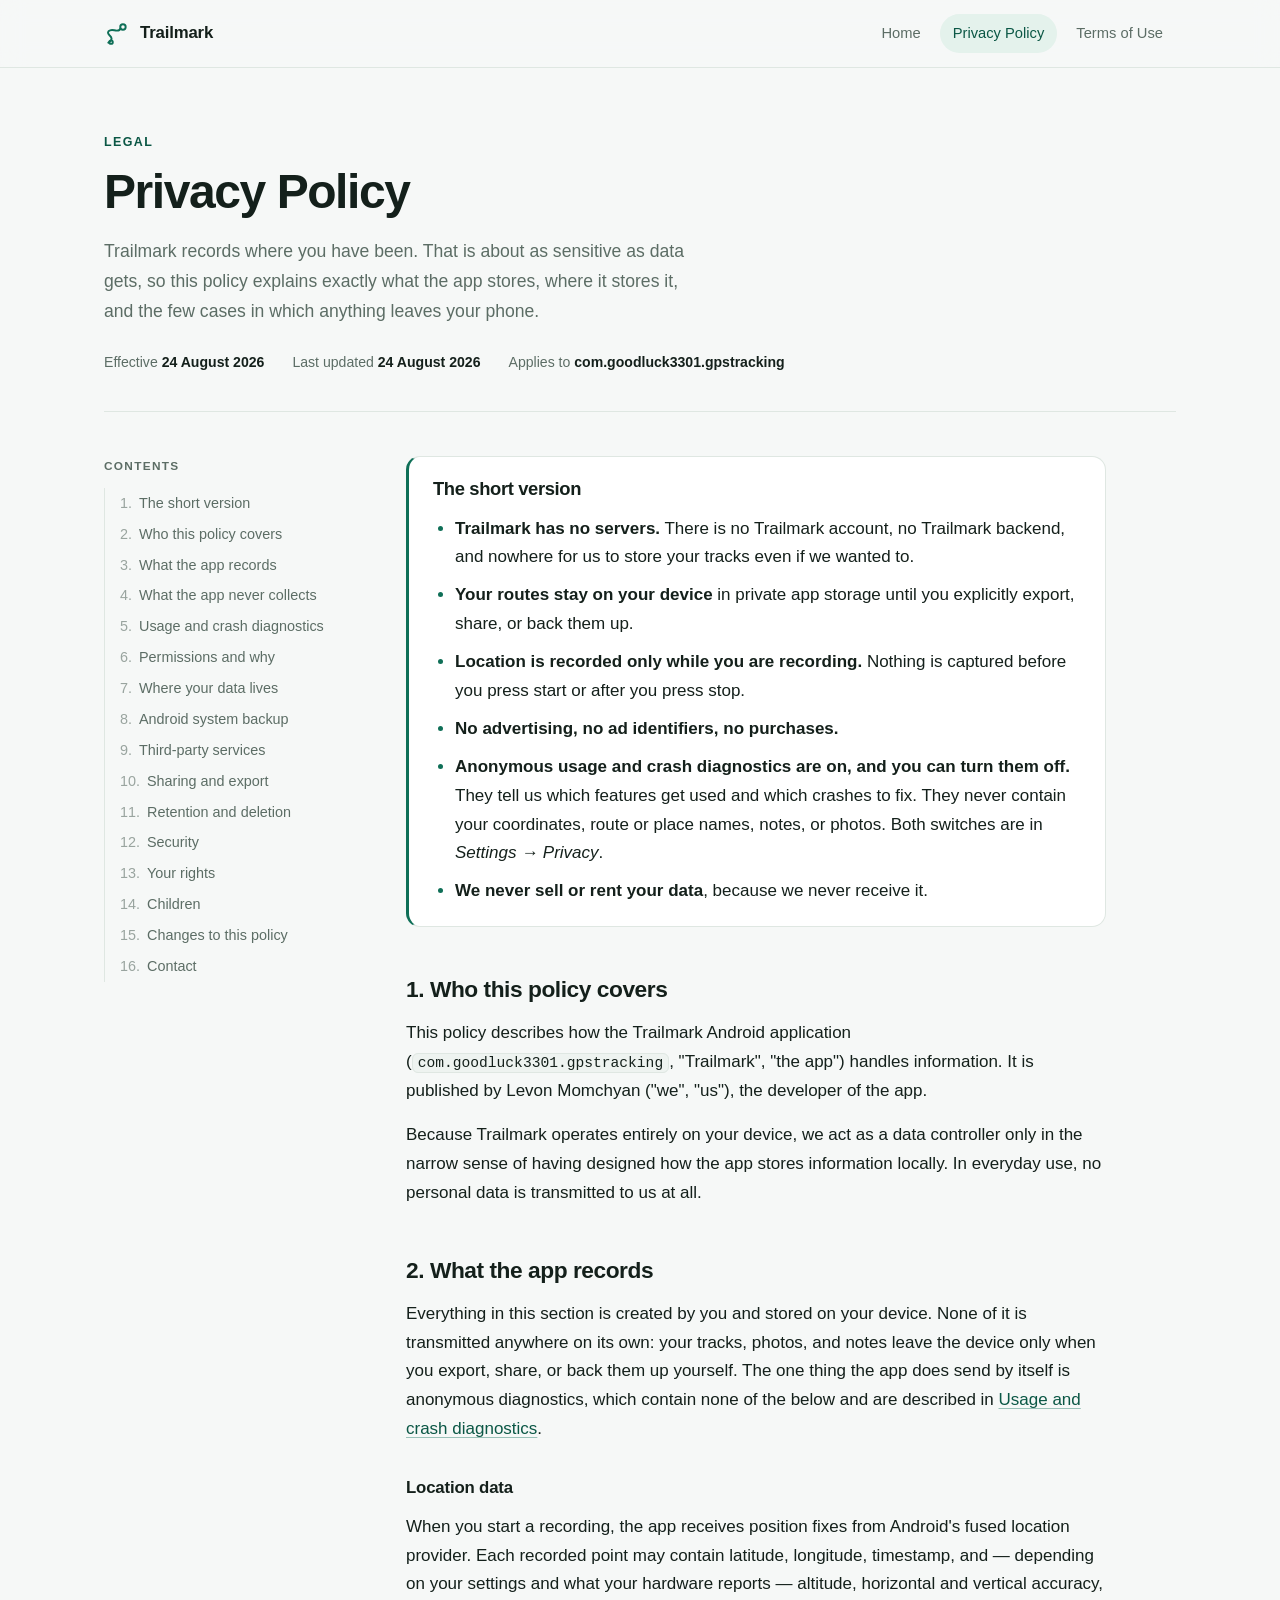
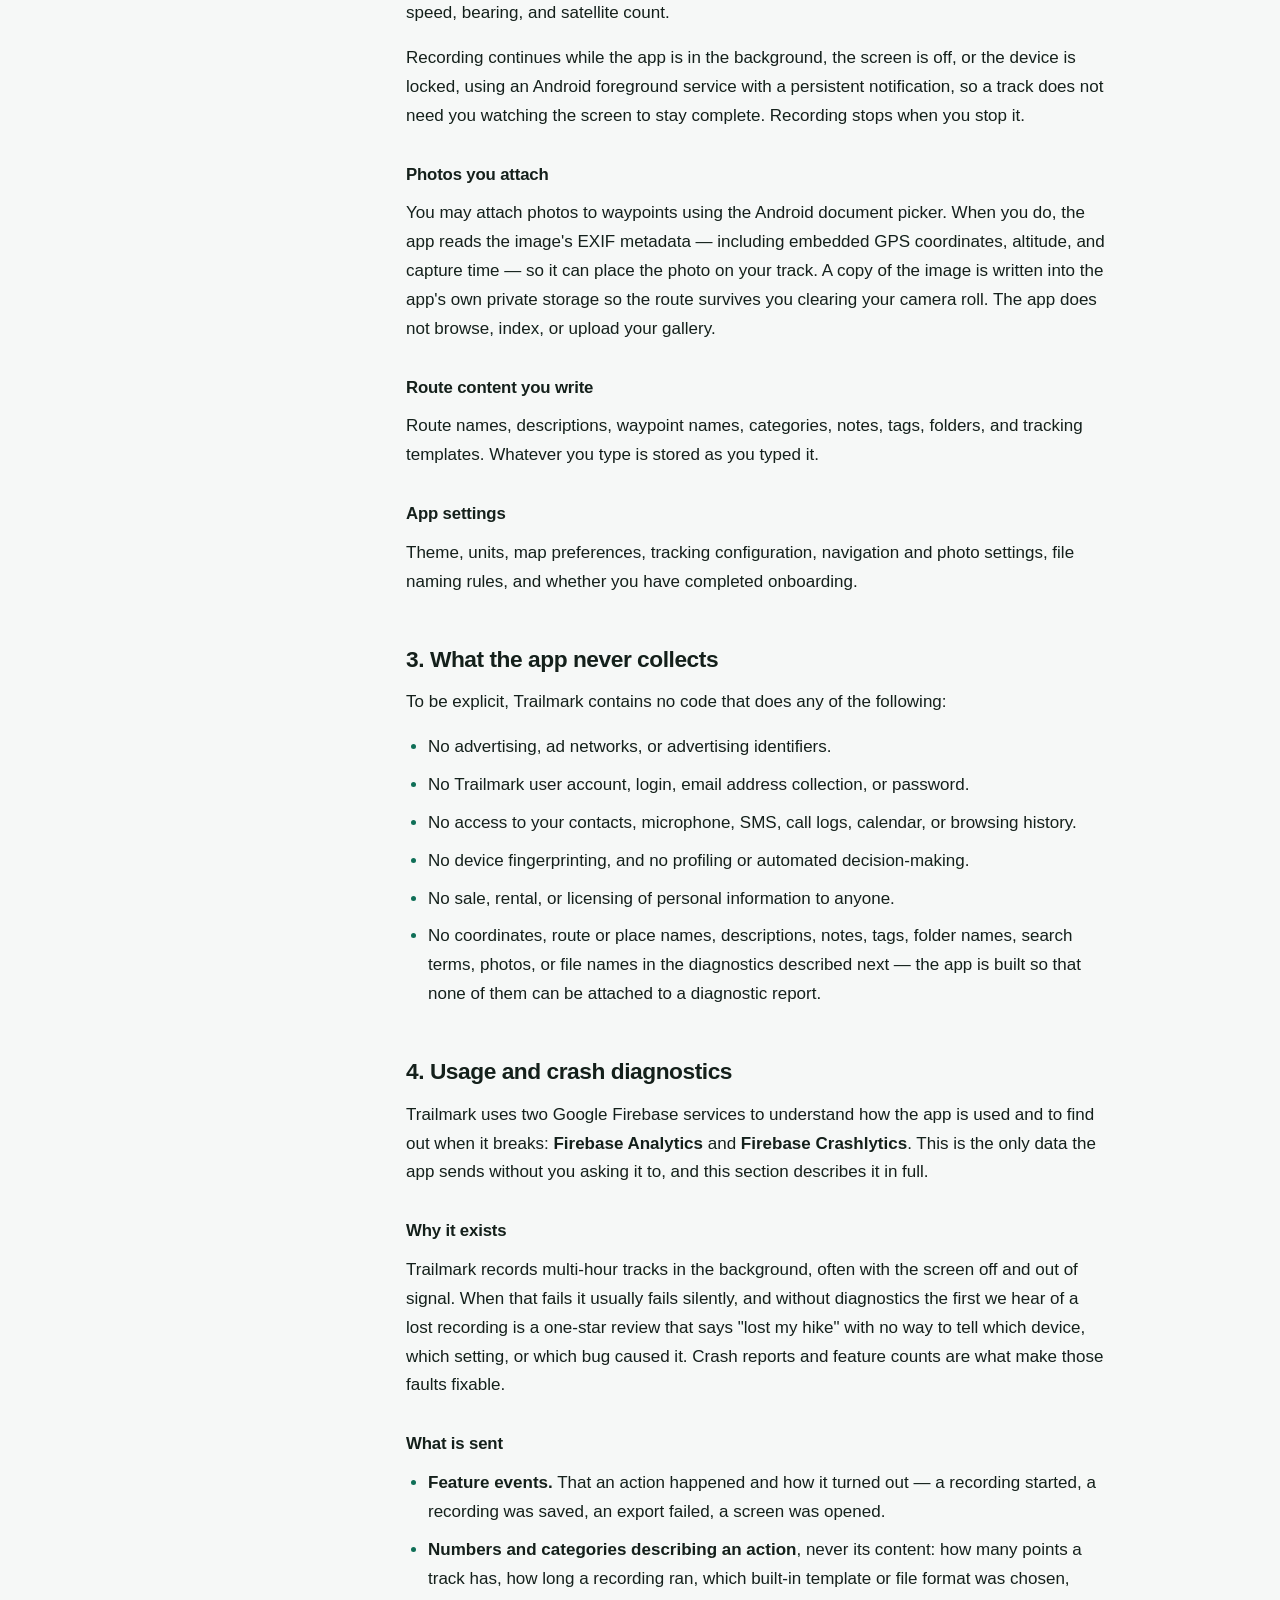
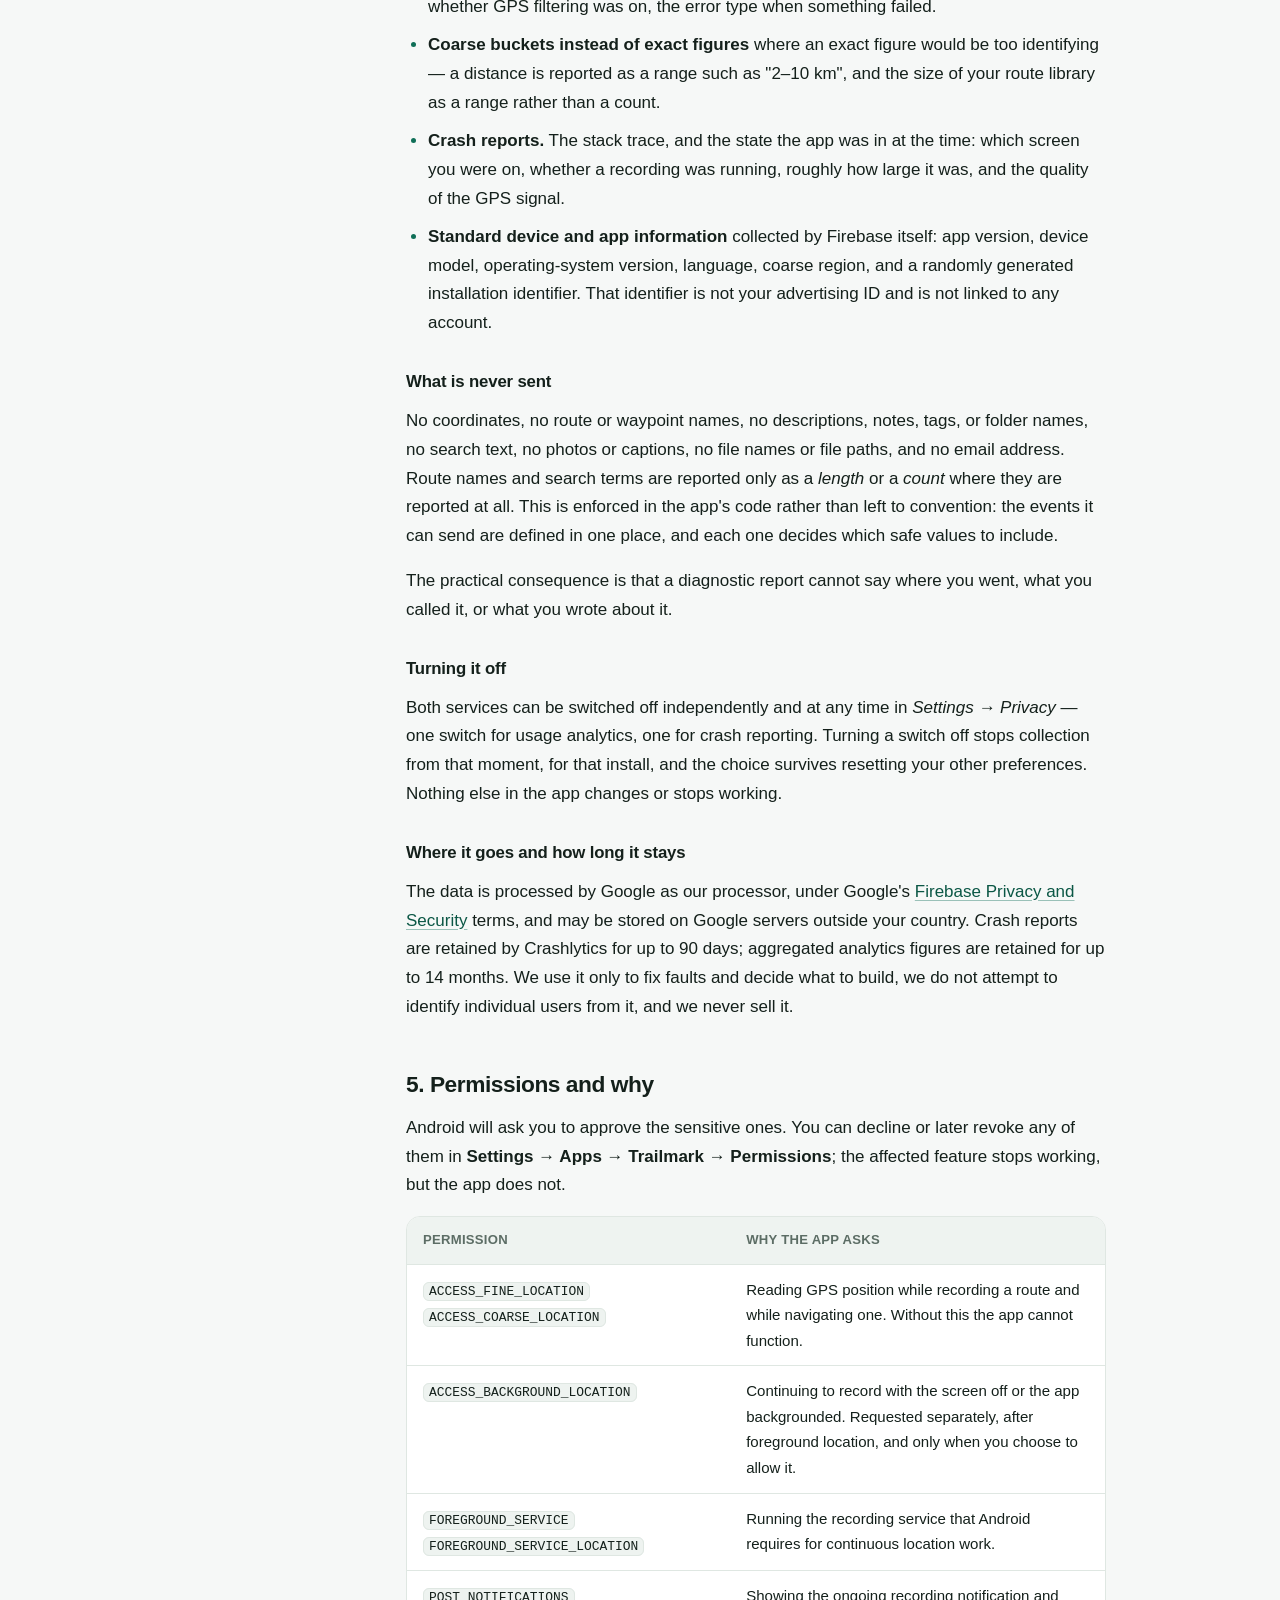
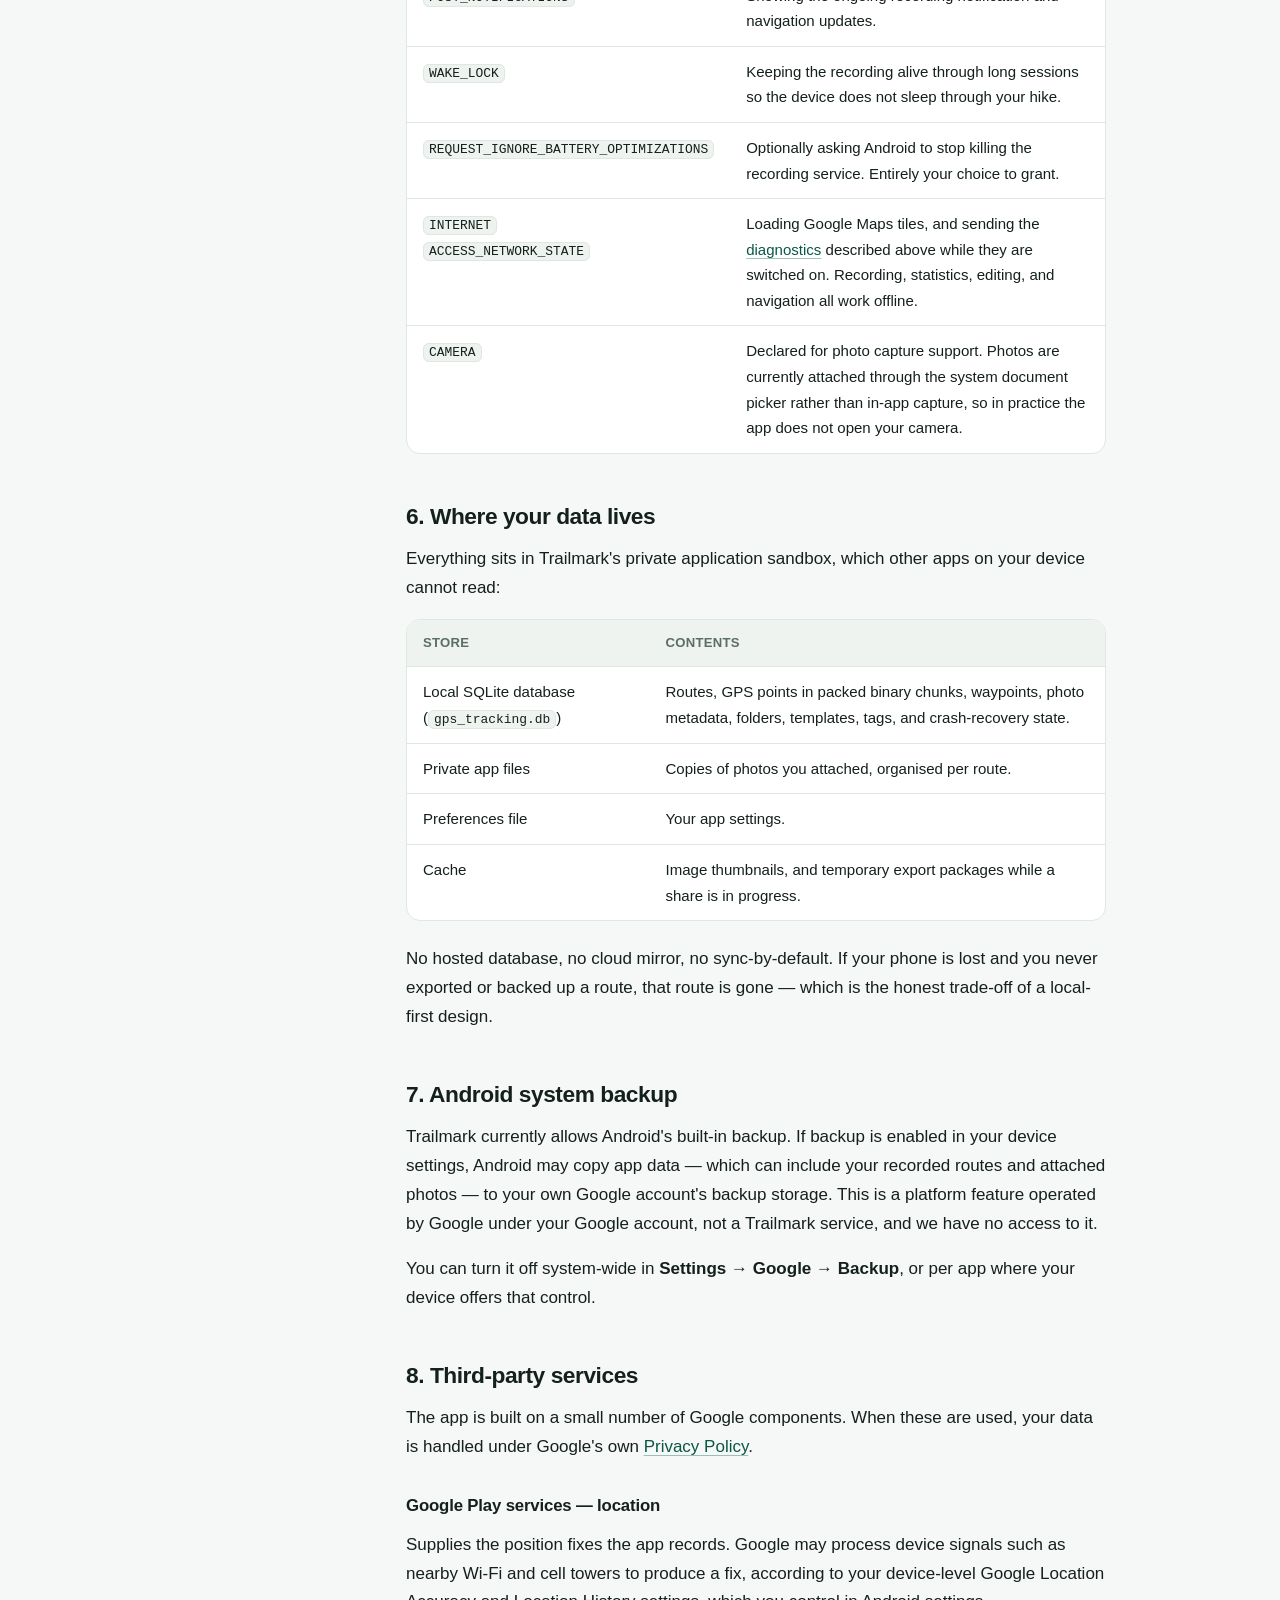
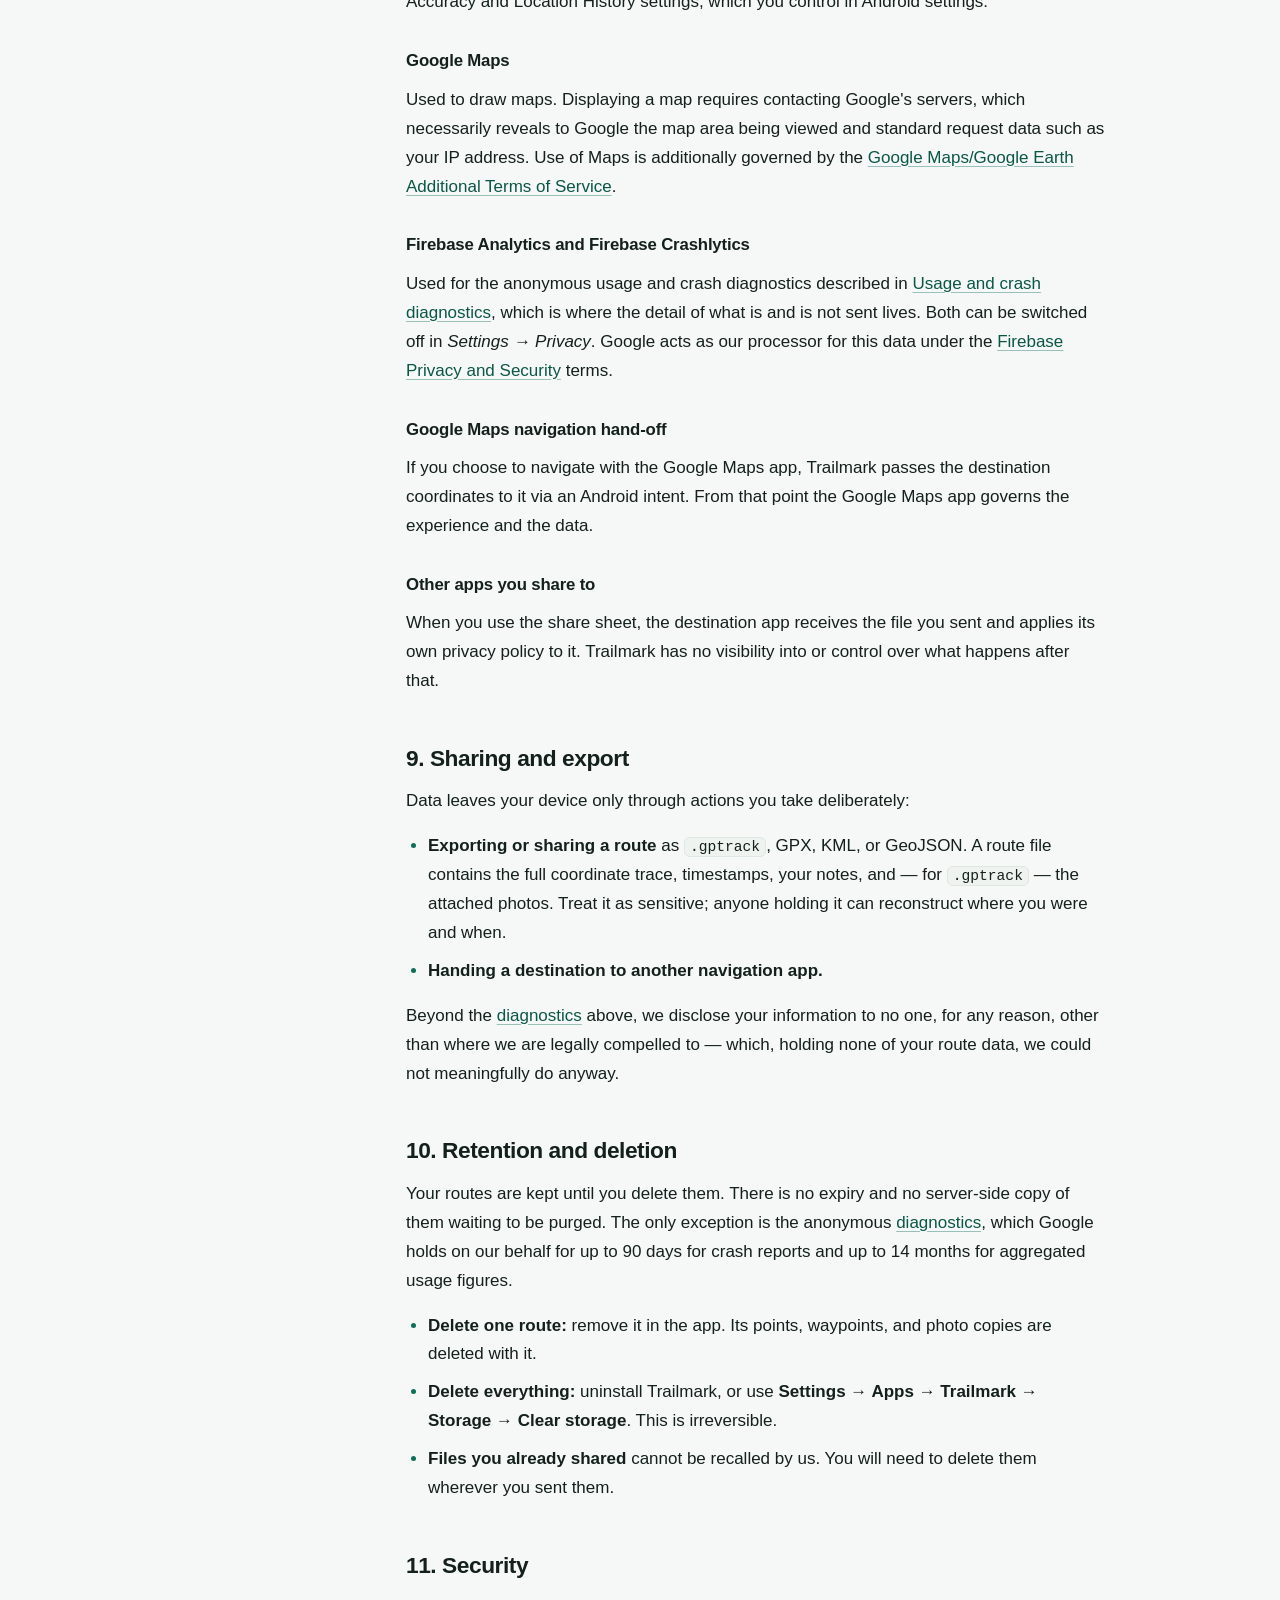
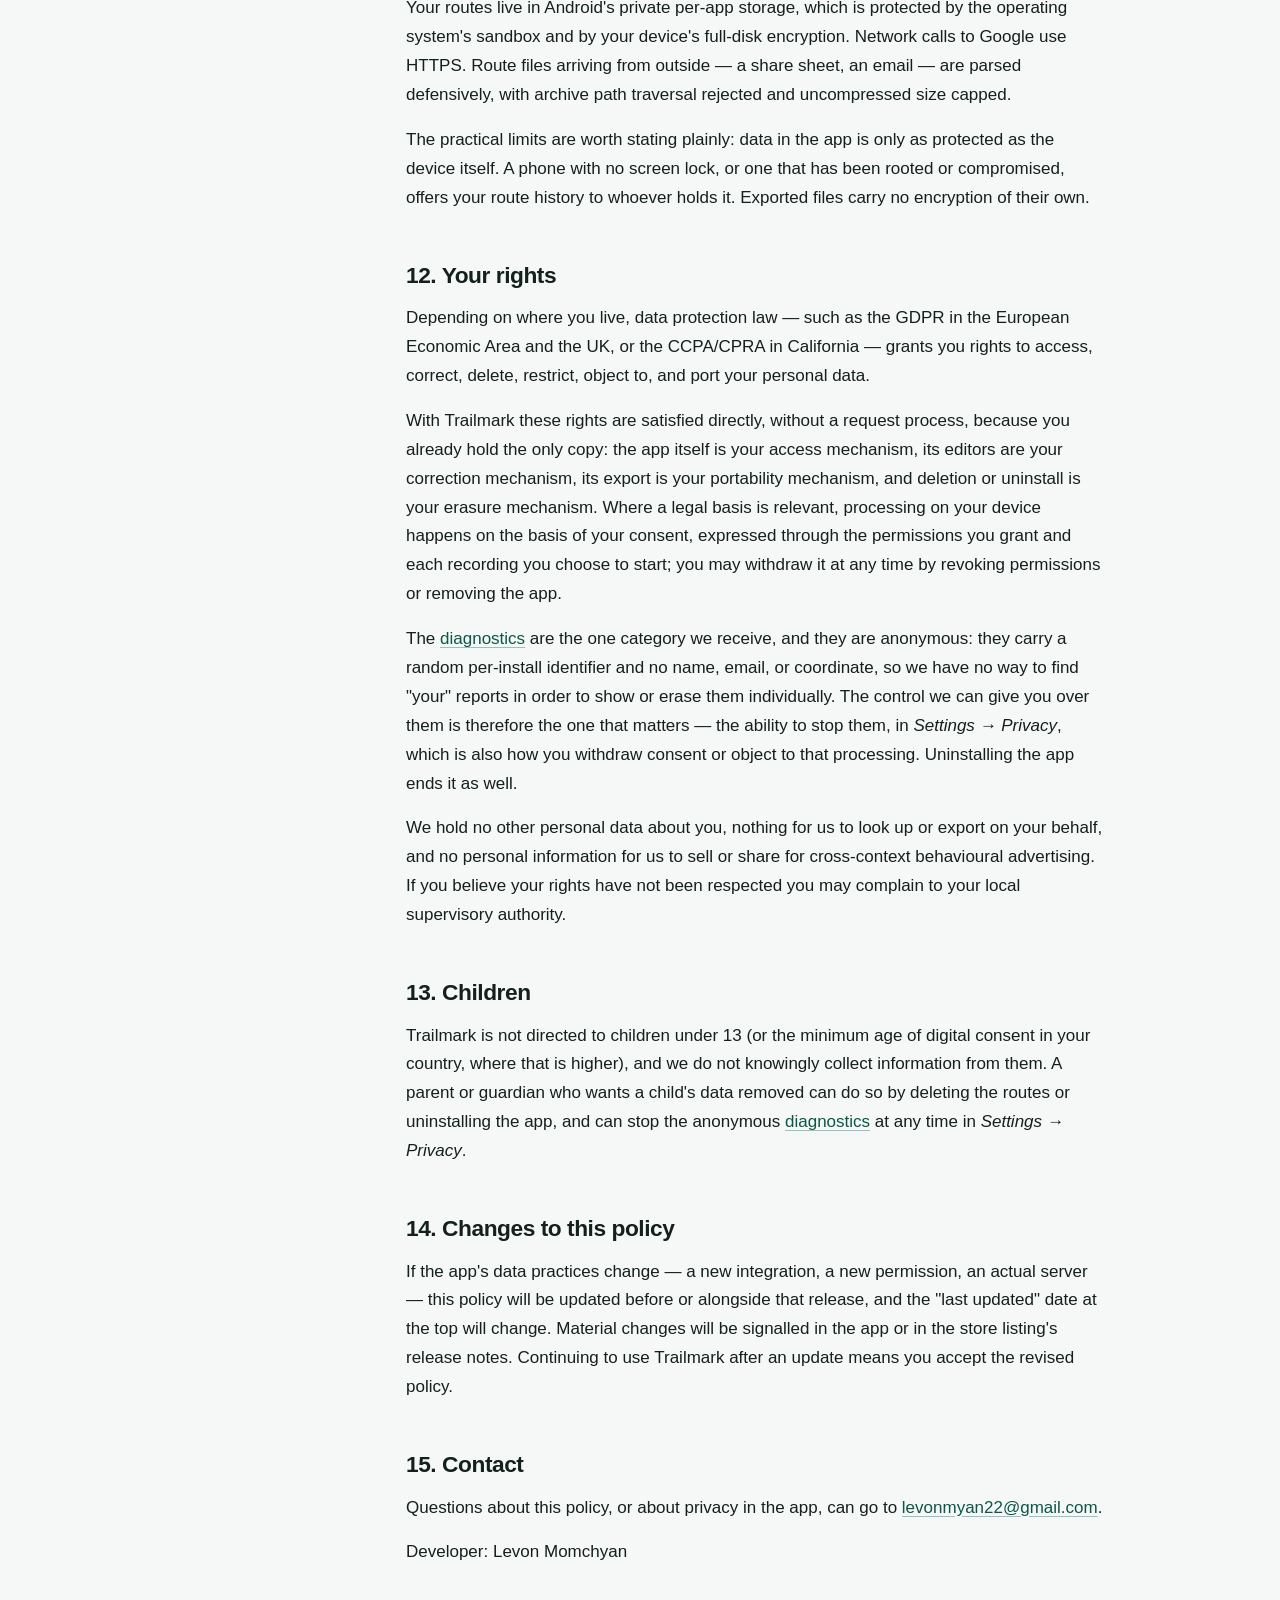
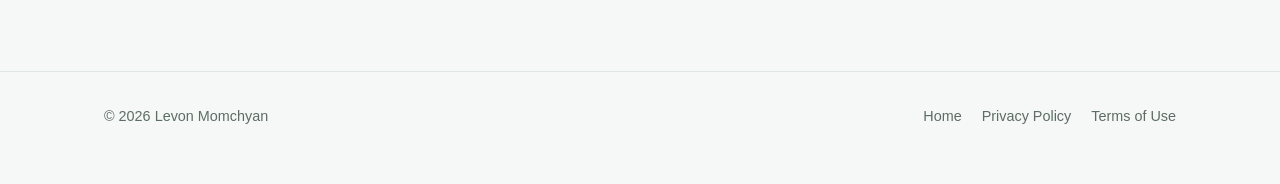
<file: privacy.html>
<!DOCTYPE html>
<html lang="en">
<head>
<meta charset="utf-8">
<meta name="viewport" content="width=device-width, initial-scale=1">
<title>Privacy Policy — Trailmark</title>
<meta name="description" content="Privacy Policy for Trailmark, an Android GPS tracker for hikes and journeys. Your tracks stay on your device.">
<style>
:root {
  --bg: #f6f8f7;
  --surface: #ffffff;
  --surface-alt: #eef3f0;
  --text: #14201b;
  --muted: #5c6d65;
  --border: #dfe7e2;
  --accent: #0f6f57;
  --accent-text: #0b5745;
  --accent-soft: #e4f2ec;
  --warn-bg: #fdf6e3;
  --warn-border: #e8d9a8;
  --warn-text: #6b5312;
  --radius: 14px;
  --maxw: 1120px;
  --font-sans: "Inter", ui-sans-serif, -apple-system, BlinkMacSystemFont, "Segoe UI",
    Roboto, "Helvetica Neue", Arial, sans-serif;
  --font-mono: ui-monospace, SFMono-Regular, "SF Mono", Menlo, Consolas, monospace;
}

@media (prefers-color-scheme: dark) {
  :root {
    --bg: #0c1210;
    --surface: #131b18;
    --surface-alt: #18221e;
    --text: #e7ede9;
    --muted: #93a49b;
    --border: #24302b;
    --accent: #4fd1a5;
    --accent-text: #6fdcb6;
    --accent-soft: #12241e;
    --warn-bg: #241f10;
    --warn-border: #4a3f1c;
    --warn-text: #e0cd94;
  }
}

*,
*::before,
*::after {
  box-sizing: border-box;
}

html {
  scroll-behavior: smooth;
  -webkit-text-size-adjust: 100%;
}

body {
  margin: 0;
  background: var(--bg);
  color: var(--text);
  font-family: var(--font-sans);
  font-size: 17px;
  line-height: 1.7;
  -webkit-font-smoothing: antialiased;
}

a {
  color: var(--accent-text);
  text-decoration-color: color-mix(in srgb, var(--accent) 40%, transparent);
  text-underline-offset: 3px;
}

a:hover {
  text-decoration-color: var(--accent);
}

/* ---------- Header ---------- */

.site-header {
  position: sticky;
  top: 0;
  z-index: 20;
  background: color-mix(in srgb, var(--bg) 88%, transparent);
  backdrop-filter: saturate(180%) blur(12px);
  border-bottom: 1px solid var(--border);
}

.site-header .inner {
  max-width: var(--maxw);
  margin: 0 auto;
  padding: 14px 24px;
  display: flex;
  align-items: center;
  justify-content: space-between;
  gap: 20px;
}

.brand {
  display: inline-flex;
  align-items: center;
  gap: 10px;
  font-weight: 650;
  font-size: 1.05rem;
  letter-spacing: -0.01em;
  color: var(--text);
  text-decoration: none;
}

.brand svg {
  width: 26px;
  height: 26px;
  color: var(--accent);
  flex: none;
}

.site-nav {
  display: flex;
  align-items: center;
  gap: 6px;
  flex-wrap: wrap;
}

.site-nav a {
  padding: 7px 13px;
  border-radius: 999px;
  font-size: 0.92rem;
  font-weight: 500;
  color: var(--muted);
  text-decoration: none;
  white-space: nowrap;
}

.site-nav a:hover {
  background: var(--surface-alt);
  color: var(--text);
}

.site-nav a[aria-current="page"] {
  background: var(--accent-soft);
  color: var(--accent-text);
}

/* ---------- Layout ---------- */

.wrap {
  max-width: var(--maxw);
  margin: 0 auto;
  padding: 0 24px;
}

.page-head {
  padding: 64px 0 36px;
  border-bottom: 1px solid var(--border);
}

.eyebrow {
  margin: 0 0 12px;
  font-size: 0.78rem;
  font-weight: 650;
  letter-spacing: 0.11em;
  text-transform: uppercase;
  color: var(--accent-text);
}

.page-head h1 {
  margin: 0;
  font-size: clamp(2.1rem, 5vw, 3rem);
  line-height: 1.12;
  letter-spacing: -0.03em;
  font-weight: 700;
}

.page-head .lede {
  margin: 18px 0 0;
  max-width: 62ch;
  font-size: 1.1rem;
  color: var(--muted);
}

.dates {
  margin: 24px 0 0;
  display: flex;
  gap: 10px 28px;
  flex-wrap: wrap;
  font-size: 0.88rem;
  color: var(--muted);
}

.dates b {
  color: var(--text);
  font-weight: 600;
}

.layout {
  display: grid;
  grid-template-columns: 246px minmax(0, 1fr);
  gap: 56px;
  align-items: start;
  padding: 44px 0 88px;
}

@media (max-width: 900px) {
  .layout {
    grid-template-columns: minmax(0, 1fr);
    gap: 28px;
    padding-top: 28px;
  }
}

/* ---------- Table of contents ---------- */

.toc {
  position: sticky;
  top: 84px;
  font-size: 0.9rem;
}

@media (max-width: 900px) {
  .toc {
    position: static;
    background: var(--surface);
    border: 1px solid var(--border);
    border-radius: var(--radius);
    padding: 18px 20px;
  }
}

.toc h2 {
  margin: 0 0 12px;
  font-size: 0.74rem;
  font-weight: 650;
  letter-spacing: 0.11em;
  text-transform: uppercase;
  color: var(--muted);
}

.toc ol {
  margin: 0;
  padding: 0;
  list-style: none;
  counter-reset: toc;
  border-left: 1px solid var(--border);
}

.toc li {
  counter-increment: toc;
}

.toc a {
  display: block;
  padding: 5px 0 5px 14px;
  margin-left: -1px;
  border-left: 2px solid transparent;
  color: var(--muted);
  text-decoration: none;
  line-height: 1.45;
}

.toc a::before {
  content: counter(toc) ".";
  margin-right: 7px;
  font-variant-numeric: tabular-nums;
  opacity: 0.6;
}

.toc a:hover {
  color: var(--text);
  border-left-color: var(--accent);
}

/* ---------- Prose ---------- */

.prose {
  max-width: 74ch;
}

.prose section {
  scroll-margin-top: 92px;
}

.prose section + section {
  margin-top: 48px;
}

.prose h2 {
  margin: 0 0 14px;
  font-size: 1.42rem;
  line-height: 1.3;
  letter-spacing: -0.02em;
  font-weight: 680;
  scroll-margin-top: 92px;
}

.prose h3 {
  margin: 30px 0 10px;
  font-size: 1.05rem;
  font-weight: 650;
  letter-spacing: -0.01em;
  scroll-margin-top: 92px;
}

.prose p {
  margin: 0 0 16px;
}

.prose ul,
.prose ol {
  margin: 0 0 16px;
  padding-left: 22px;
}

.prose li {
  margin-bottom: 9px;
}

.prose li::marker {
  color: var(--accent);
}

.prose strong {
  font-weight: 640;
}

.prose code {
  font-family: var(--font-mono);
  font-size: 0.86em;
  background: var(--surface-alt);
  border: 1px solid var(--border);
  border-radius: 6px;
  padding: 1px 5px;
}

.prose hr {
  margin: 48px 0;
  border: 0;
  border-top: 1px solid var(--border);
}

/* ---------- Callouts ---------- */

.callout {
  background: var(--surface);
  border: 1px solid var(--border);
  border-left: 3px solid var(--accent);
  border-radius: var(--radius);
  padding: 20px 24px;
  margin: 0 0 32px;
}

.callout :last-child {
  margin-bottom: 0;
}

.callout h2,
.callout h3 {
  margin-top: 0;
}

.callout h2 {
  font-size: 1.15rem;
}

.callout.warning {
  background: var(--warn-bg);
  border-color: var(--warn-border);
  border-left-color: #c9a227;
  color: var(--warn-text);
}

.callout.warning strong {
  color: inherit;
}

/* ---------- Tables ---------- */

.table-scroll {
  overflow-x: auto;
  border: 1px solid var(--border);
  border-radius: var(--radius);
  margin: 0 0 24px;
  background: var(--surface);
}

table {
  width: 100%;
  border-collapse: collapse;
  font-size: 0.94rem;
}

th,
td {
  text-align: left;
  padding: 12px 16px;
  border-bottom: 1px solid var(--border);
  vertical-align: top;
}

thead th {
  background: var(--surface-alt);
  font-weight: 620;
  font-size: 0.82rem;
  letter-spacing: 0.02em;
  text-transform: uppercase;
  color: var(--muted);
  white-space: nowrap;
}

tbody tr:last-child td {
  border-bottom: 0;
}

td code {
  white-space: nowrap;
}

/* ---------- Placeholder markers ---------- */

.fill-me {
  background: var(--warn-bg);
  border: 1px dashed var(--warn-border);
  color: var(--warn-text);
  border-radius: 5px;
  padding: 0 6px;
  font-family: var(--font-mono);
  font-size: 0.84em;
  font-style: normal;
}

/* ---------- Home page ---------- */

.hero {
  padding: 88px 0 72px;
  text-align: center;
}

.hero h1 {
  margin: 0;
  font-size: clamp(2.4rem, 6.5vw, 3.9rem);
  line-height: 1.06;
  letter-spacing: -0.035em;
  font-weight: 700;
}

.hero p {
  margin: 22px auto 0;
  max-width: 56ch;
  font-size: 1.16rem;
  color: var(--muted);
}

.hero-mark {
  width: 62px;
  height: 62px;
  color: var(--accent);
  margin-bottom: 22px;
}

.cards {
  display: grid;
  grid-template-columns: repeat(auto-fit, minmax(280px, 1fr));
  gap: 20px;
  padding-bottom: 72px;
}

.card {
  display: block;
  background: var(--surface);
  border: 1px solid var(--border);
  border-radius: var(--radius);
  padding: 28px;
  text-decoration: none;
  color: inherit;
  transition: border-color 0.15s ease, transform 0.15s ease;
}

.card:hover {
  border-color: var(--accent);
  transform: translateY(-2px);
}

.card h2 {
  margin: 0 0 8px;
  font-size: 1.2rem;
  font-weight: 650;
  letter-spacing: -0.015em;
}

.card p {
  margin: 0 0 16px;
  color: var(--muted);
  font-size: 0.96rem;
}

.card .go {
  font-size: 0.9rem;
  font-weight: 600;
  color: var(--accent-text);
}

.facts {
  display: grid;
  grid-template-columns: repeat(auto-fit, minmax(200px, 1fr));
  gap: 20px;
  padding: 0 0 80px;
}

.fact {
  background: var(--surface);
  border: 1px solid var(--border);
  border-radius: var(--radius);
  padding: 22px 24px;
}

.fact b {
  display: block;
  font-size: 0.98rem;
  font-weight: 650;
  margin-bottom: 6px;
}

.fact span {
  font-size: 0.92rem;
  color: var(--muted);
}

/* ---------- Footer ---------- */

.site-footer {
  border-top: 1px solid var(--border);
  padding: 32px 0 56px;
  font-size: 0.9rem;
  color: var(--muted);
}

.site-footer .inner {
  max-width: var(--maxw);
  margin: 0 auto;
  padding: 0 24px;
  display: flex;
  justify-content: space-between;
  gap: 16px;
  flex-wrap: wrap;
}

.site-footer nav {
  display: flex;
  gap: 20px;
  flex-wrap: wrap;
}

.site-footer a {
  color: var(--muted);
  text-decoration: none;
}

.site-footer a:hover {
  color: var(--text);
  text-decoration: underline;
}

@media print {
  .site-header,
  .toc,
  .site-footer {
    display: none;
  }

  .layout {
    display: block;
    padding: 0;
  }

  body {
    font-size: 11pt;
  }
}
</style>
<script>
  // Set your developer or company name here. It fills every mention on this page.
  const DEVELOPER_NAME = "Levon Momchyan";

  document.addEventListener("DOMContentLoaded", () => {
    document.querySelectorAll("[data-developer]").forEach((el) => {
      el.textContent = DEVELOPER_NAME;
    });
  });
</script>
</head>
<body>

<header class="site-header">
  <div class="inner">
    <a class="brand" href="trailmark.html">
      <svg viewBox="0 0 24 24" fill="none" stroke="currentColor" stroke-width="1.8" stroke-linecap="round" stroke-linejoin="round" aria-hidden="true">
        <path d="M4 20c2.5-1.2 3.6-3.2 2.6-5C5.5 13 3.4 12.4 3.7 10.5 4 8.6 6.6 8 9.5 8.6c2.9.6 5.2 0 5.6-1.7"/>
        <circle cx="17.5" cy="5.5" r="2.5"/>
        <circle cx="6.5" cy="19.5" r="1.6"/>
      </svg>
      Trailmark
    </a>
    <nav class="site-nav">
      <a href="trailmark.html">Home</a>
      <a href="privacy.html" aria-current="page">Privacy Policy</a>
      <a href="terms.html">Terms of Use</a>
    </nav>
  </div>
</header>

<main>
  <div class="wrap">
    <div class="page-head">
      <p class="eyebrow">Legal</p>
      <h1>Privacy Policy</h1>
      <p class="lede">
        Trailmark records where you have been. That is about as sensitive as data gets, so this
        policy explains exactly what the app stores, where it stores it, and the few cases in
        which anything leaves your phone.
      </p>
      <p class="dates">
        <span>Effective <b>24 August 2026</b></span>
        <span>Last updated <b>24 August 2026</b></span>
        <span>Applies to <b>com.goodluck3301.gpstracking</b></span>
      </p>
    </div>
  </div>

  <div class="wrap">
    <div class="layout">

      <aside class="toc">
        <h2>Contents</h2>
        <ol>
          <li><a href="#summary">The short version</a></li>
          <li><a href="#who">Who this policy covers</a></li>
          <li><a href="#collect">What the app records</a></li>
          <li><a href="#not-collect">What the app never collects</a></li>
          <li><a href="#diagnostics">Usage and crash diagnostics</a></li>
          <li><a href="#permissions">Permissions and why</a></li>
          <li><a href="#storage">Where your data lives</a></li>
          <li><a href="#backup">Android system backup</a></li>
          <li><a href="#third-parties">Third-party services</a></li>
          <li><a href="#sharing">Sharing and export</a></li>
          <li><a href="#retention">Retention and deletion</a></li>
          <li><a href="#security">Security</a></li>
          <li><a href="#rights">Your rights</a></li>
          <li><a href="#children">Children</a></li>
          <li><a href="#changes">Changes to this policy</a></li>
          <li><a href="#contact">Contact</a></li>
        </ol>
      </aside>

      <article class="prose">

        <section id="summary">
          <div class="callout">
            <h2>The short version</h2>
            <ul>
              <li><strong>Trailmark has no servers.</strong> There is no Trailmark account, no
                Trailmark backend, and nowhere for us to store your tracks even if we wanted to.</li>
              <li><strong>Your routes stay on your device</strong> in private app storage until you
                explicitly export, share, or back them up.</li>
              <li><strong>Location is recorded only while you are recording.</strong> Nothing is
                captured before you press start or after you press stop.</li>
              <li><strong>No advertising, no ad identifiers, no purchases.</strong></li>
              <li><strong>Anonymous usage and crash diagnostics are on, and you can turn them
                off.</strong> They tell us which features get used and which crashes to fix. They
                never contain your coordinates, route or place names, notes, or photos. Both
                switches are in <em>Settings &rarr; Privacy</em>.</li>
              <li><strong>We never sell or rent your data</strong>, because we never receive it.</li>
            </ul>
          </div>
        </section>

        <section id="who">
          <h2>1. Who this policy covers</h2>
          <p>
            This policy describes how the Trailmark Android application
            (<code>com.goodluck3301.gpstracking</code>, "Trailmark", "the app") handles information.
            It is published by <span data-developer></span>
            ("we", "us"), the developer of the app.
          </p>
          <p>
            Because Trailmark operates entirely on your device, we act as a data controller only in
            the narrow sense of having designed how the app stores information locally. In everyday
            use, no personal data is transmitted to us at all.
          </p>
        </section>

        <section id="collect">
          <h2>2. What the app records</h2>
          <p>
            Everything in this section is created by you and stored on your device. None of it is
            transmitted anywhere on its own: your tracks, photos, and notes leave the device only
            when you export, share, or back them up yourself. The one thing the app does send by
            itself is anonymous diagnostics, which contain none of the below and are described in
            <a href="#diagnostics">Usage and crash diagnostics</a>.
          </p>

          <h3>Location data</h3>
          <p>
            When you start a recording, the app receives position fixes from Android's fused
            location provider. Each recorded point may contain latitude, longitude, timestamp, and —
            depending on your settings and what your hardware reports — altitude, horizontal and
            vertical accuracy, speed, bearing, and satellite count.
          </p>
          <p>
            Recording continues while the app is in the background, the screen is off, or the device
            is locked, using an Android foreground service with a persistent notification, so a
            track does not need you watching the screen to stay complete. Recording stops when you
            stop it.
          </p>

          <h3>Photos you attach</h3>
          <p>
            You may attach photos to waypoints using the Android document picker. When you do, the
            app reads the image's EXIF metadata — including embedded GPS coordinates, altitude, and
            capture time — so it can place the photo on your track. A copy of the image is written
            into the app's own private storage so the route survives you clearing your camera roll.
            The app does not browse, index, or upload your gallery.
          </p>

          <h3>Route content you write</h3>
          <p>
            Route names, descriptions, waypoint names, categories, notes, tags, folders, and
            tracking templates. Whatever you type is stored as you typed it.
          </p>

          <h3>App settings</h3>
          <p>
            Theme, units, map preferences, tracking configuration, navigation and photo settings,
            file naming rules, and whether you have completed onboarding.
          </p>

          <!-- Google Drive backup is temporarily disabled in the app, so it collects no Google
               account email. Restore this heading when the feature is turned back on.
          <h3>Google account email — only if you connect Google Drive</h3>
          <p>
            Google Drive backup is optional and off until you turn it on. If you connect it, the app
            receives the email address of the Google account you chose, purely so it can show you
            which account is connected. Access tokens are held in memory for the duration of the
            operation and are not written to storage. See
            <a href="#third-parties">Third-party services</a> for what the app can and cannot see in
            your Drive.
          </p>
          -->
        </section>

        <section id="not-collect">
          <h2>3. What the app never collects</h2>
          <p>To be explicit, Trailmark contains no code that does any of the following:</p>
          <ul>
            <li>No advertising, ad networks, or advertising identifiers.</li>
            <li>No Trailmark user account, login, email address collection, or password.</li>
            <li>No access to your contacts, microphone, SMS, call logs, calendar, or browsing history.</li>
            <li>No device fingerprinting, and no profiling or automated decision-making.</li>
            <li>No sale, rental, or licensing of personal information to anyone.</li>
            <li>No coordinates, route or place names, descriptions, notes, tags, folder names,
              search terms, photos, or file names in the diagnostics described next — the app is
              built so that none of them can be attached to a diagnostic report.</li>
          </ul>
        </section>

        <section id="diagnostics">
          <h2>4. Usage and crash diagnostics</h2>
          <p>
            Trailmark uses two Google Firebase services to understand how the app is used and to
            find out when it breaks: <strong>Firebase Analytics</strong> and
            <strong>Firebase Crashlytics</strong>. This is the only data the app sends without you
            asking it to, and this section describes it in full.
          </p>

          <h3>Why it exists</h3>
          <p>
            Trailmark records multi-hour tracks in the background, often with the screen off and out
            of signal. When that fails it usually fails silently, and without diagnostics the first
            we hear of a lost recording is a one-star review that says "lost my hike" with no way to
            tell which device, which setting, or which bug caused it. Crash reports and feature
            counts are what make those faults fixable.
          </p>

          <h3>What is sent</h3>
          <ul>
            <li><strong>Feature events.</strong> That an action happened and how it turned out — a
              recording started, a recording was saved, an export failed, a screen was opened.</li>
            <li><strong>Numbers and categories describing an action</strong>, never its content: how
              many points a track has, how long a recording ran, which built-in template or file
              format was chosen, whether GPS filtering was on, the error type when something
              failed.</li>
            <li><strong>Coarse buckets instead of exact figures</strong> where an exact figure would
              be too identifying — a distance is reported as a range such as "2&ndash;10&nbsp;km",
              and the size of your route library as a range rather than a count.</li>
            <li><strong>Crash reports.</strong> The stack trace, and the state the app was in at the
              time: which screen you were on, whether a recording was running, roughly how large it
              was, and the quality of the GPS signal.</li>
            <li><strong>Standard device and app information</strong> collected by Firebase itself:
              app version, device model, operating-system version, language, coarse region, and a
              randomly generated installation identifier. That identifier is not your advertising ID
              and is not linked to any account.</li>
          </ul>

          <h3>What is never sent</h3>
          <p>
            No coordinates, no route or waypoint names, no descriptions, notes, tags, or folder
            names, no search text, no photos or captions, no file names or file paths, and no email
            address. Route names and search terms are reported only as a <em>length</em> or a
            <em>count</em> where they are reported at all. This is enforced in the app's code rather
            than left to convention: the events it can send are defined in one place, and each one
            decides which safe values to include.
          </p>
          <p>
            The practical consequence is that a diagnostic report cannot say where you went, what
            you called it, or what you wrote about it.
          </p>

          <h3>Turning it off</h3>
          <p>
            Both services can be switched off independently and at any time in
            <em>Settings &rarr; Privacy</em> — one switch for usage analytics, one for crash
            reporting. Turning a switch off stops collection from that moment, for that install, and
            the choice survives resetting your other preferences. Nothing else in the app changes or
            stops working.
          </p>

          <h3>Where it goes and how long it stays</h3>
          <p>
            The data is processed by Google as our processor, under Google's
            <a href="https://firebase.google.com/support/privacy" target="_blank" rel="noopener">Firebase Privacy and Security</a>
            terms, and may be stored on Google servers outside your country. Crash reports are
            retained by Crashlytics for up to 90&nbsp;days; aggregated analytics figures are retained
            for up to 14&nbsp;months. We use it only to fix faults and decide what to build, we do
            not attempt to identify individual users from it, and we never sell it.
          </p>
        </section>

        <section id="permissions">
          <h2>5. Permissions and why</h2>
          <p>
            Android will ask you to approve the sensitive ones. You can decline or later revoke any
            of them in <strong>Settings &rarr; Apps &rarr; Trailmark &rarr; Permissions</strong>;
            the affected feature stops working, but the app does not.
          </p>
          <div class="table-scroll">
            <table>
              <thead>
                <tr><th>Permission</th><th>Why the app asks</th></tr>
              </thead>
              <tbody>
                <tr>
                  <td><code>ACCESS_FINE_LOCATION</code><br><code>ACCESS_COARSE_LOCATION</code></td>
                  <td>Reading GPS position while recording a route and while navigating one. Without this the app cannot function.</td>
                </tr>
                <tr>
                  <td><code>ACCESS_BACKGROUND_LOCATION</code></td>
                  <td>Continuing to record with the screen off or the app backgrounded. Requested separately, after foreground location, and only when you choose to allow it.</td>
                </tr>
                <tr>
                  <td><code>FOREGROUND_SERVICE</code><br><code>FOREGROUND_SERVICE_LOCATION</code></td>
                  <td>Running the recording service that Android requires for continuous location work.</td>
                </tr>
                <tr>
                  <td><code>POST_NOTIFICATIONS</code></td>
                  <td>Showing the ongoing recording notification and navigation updates.</td>
                </tr>
                <tr>
                  <td><code>WAKE_LOCK</code></td>
                  <td>Keeping the recording alive through long sessions so the device does not sleep through your hike.</td>
                </tr>
                <tr>
                  <td><code>REQUEST_IGNORE_BATTERY_OPTIMIZATIONS</code></td>
                  <td>Optionally asking Android to stop killing the recording service. Entirely your choice to grant.</td>
                </tr>
                <tr>
                  <td><code>INTERNET</code><br><code>ACCESS_NETWORK_STATE</code></td>
                  <td>Loading Google Maps tiles<!-- and, if you connect it, talking to Google Drive -->, and sending the <a href="#diagnostics">diagnostics</a> described above while they are switched on. Recording, statistics, editing, and navigation all work offline.</td>
                </tr>
                <tr>
                  <td><code>CAMERA</code></td>
                  <td>Declared for photo capture support. Photos are currently attached through the system document picker rather than in-app capture, so in practice the app does not open your camera.</td>
                </tr>
              </tbody>
            </table>
          </div>
        </section>

        <section id="storage">
          <h2>6. Where your data lives</h2>
          <p>
            Everything sits in Trailmark's private application sandbox, which other apps on your
            device cannot read:
          </p>
          <div class="table-scroll">
            <table>
              <thead>
                <tr><th>Store</th><th>Contents</th></tr>
              </thead>
              <tbody>
                <tr>
                  <td>Local SQLite database (<code>gps_tracking.db</code>)</td>
                  <td>Routes, GPS points in packed binary chunks, waypoints, photo metadata, folders, templates, tags, and crash-recovery state.</td>
                </tr>
                <tr>
                  <td>Private app files</td>
                  <td>Copies of photos you attached, organised per route.</td>
                </tr>
                <tr>
                  <td>Preferences file</td>
                  <td>Your app settings.</td>
                </tr>
                <tr>
                  <td>Cache</td>
                  <td>Image thumbnails, and temporary export packages while a share is in progress.</td>
                </tr>
              </tbody>
            </table>
          </div>
          <p>
            No hosted database, no cloud mirror, no sync-by-default. If your phone is lost and you
            never exported or backed up a route, that route is gone — which is the honest trade-off
            of a local-first design.
          </p>
        </section>

        <section id="backup">
          <h2>7. Android system backup</h2>
          <p>
            Trailmark currently allows Android's built-in backup. If backup is enabled in your
            device settings, Android may copy app data — which can include your recorded routes and
            attached photos — to your own Google account's backup storage. This is a platform
            feature operated by Google under your Google account, not a Trailmark service, and we
            have no access to it.
          </p>
          <p>
            You can turn it off system-wide in <strong>Settings &rarr; Google &rarr; Backup</strong>,
            or per app where your device offers that control.
          </p>
        </section>

        <section id="third-parties">
          <h2>8. Third-party services</h2>
          <p>
            The app is built on a small number of Google components. When these are used, your data
            is handled under Google's own
            <a href="https://policies.google.com/privacy" target="_blank" rel="noopener">Privacy Policy</a>.
          </p>

          <h3>Google Play services — location</h3>
          <p>
            Supplies the position fixes the app records. Google may process device signals such as
            nearby Wi-Fi and cell towers to produce a fix, according to your device-level Google
            Location Accuracy and Location History settings, which you control in Android settings.
          </p>

          <h3>Google Maps</h3>
          <p>
            Used to draw maps. Displaying a map requires contacting Google's servers, which
            necessarily reveals to Google the map area being viewed and standard request data such
            as your IP address. Use of Maps is additionally governed by the
            <a href="https://www.google.com/help/terms_maps/" target="_blank" rel="noopener">Google Maps/Google Earth Additional Terms of Service</a>.
          </p>

          <!-- Google Drive backup is temporarily disabled in the app, so it contacts no Drive
               service. Restore this heading when the feature is turned back on.
          <h3>Google Drive — optional</h3>
          <p>
            If, and only if, you connect it, the app can upload and download Trailmark route files.
            Authorisation uses the restricted <code>drive.file</code> scope, which means the app can
            only see and modify files it created itself. Your existing documents, photos, and folders
            in Drive are not visible to the app and are never read or modified.
          </p>
          -->

          <h3>Firebase Analytics and Firebase Crashlytics</h3>
          <p>
            Used for the anonymous usage and crash diagnostics described in
            <a href="#diagnostics">Usage and crash diagnostics</a>, which is where the detail of what
            is and is not sent lives. Both can be switched off in <em>Settings &rarr; Privacy</em>.
            Google acts as our processor for this data under the
            <a href="https://firebase.google.com/support/privacy" target="_blank" rel="noopener">Firebase Privacy and Security</a>
            terms.
          </p>

          <h3>Google Maps navigation hand-off</h3>
          <p>
            If you choose to navigate with the Google Maps app, Trailmark passes the destination
            coordinates to it via an Android intent. From that point the Google Maps app governs the
            experience and the data.
          </p>

          <h3>Other apps you share to</h3>
          <p>
            When you use the share sheet, the destination app receives the file you sent and applies
            its own privacy policy to it. Trailmark has no visibility into or control over what
            happens after that.
          </p>
        </section>

        <section id="sharing">
          <h2>9. Sharing and export</h2>
          <p>
            Data leaves your device only through actions you take deliberately:
          </p>
          <ul>
            <li><strong>Exporting or sharing a route</strong> as <code>.gptrack</code>, GPX, KML, or
              GeoJSON. A route file contains the full coordinate trace, timestamps, your notes, and —
              for <code>.gptrack</code> — the attached photos. Treat it as sensitive; anyone holding
              it can reconstruct where you were and when.</li>
            <!-- Drive backup is temporarily disabled.
            <li><strong>Uploading a backup to your own Google Drive.</strong></li>
            -->
            <li><strong>Handing a destination to another navigation app.</strong></li>
          </ul>
          <p>Beyond the <a href="#diagnostics">diagnostics</a> above, we disclose your information to no one, for any reason, other than where we are legally compelled to — which, holding none of your route data, we could not meaningfully do anyway.</p>
        </section>

        <section id="retention">
          <h2>10. Retention and deletion</h2>
          <p>
            Your routes are kept until you delete them. There is no expiry and no server-side copy of
            them waiting to be purged. The only exception is the anonymous
            <a href="#diagnostics">diagnostics</a>, which Google holds on our behalf for up to
            90&nbsp;days for crash reports and up to 14&nbsp;months for aggregated usage figures.
          </p>
          <ul>
            <li><strong>Delete one route:</strong> remove it in the app. Its points, waypoints, and
              photo copies are deleted with it.</li>
            <li><strong>Delete everything:</strong> uninstall Trailmark, or use
              <strong>Settings &rarr; Apps &rarr; Trailmark &rarr; Storage &rarr; Clear storage</strong>.
              This is irreversible.</li>
            <!-- Drive backup is temporarily disabled, so there is nothing of this kind to delete or
                 disconnect. Restore both items when the feature is turned back on.
            <li><strong>Delete cloud backups:</strong> remove the uploaded files from within the app's
              Drive screen, or directly in Google Drive.</li>
            <li><strong>Disconnect Google Drive:</strong> disconnect in the app, and revoke the app's
              access at
              <a href="https://myaccount.google.com/permissions" target="_blank" rel="noopener">myaccount.google.com/permissions</a>.</li>
            -->

            <li><strong>Files you already shared</strong> cannot be recalled by us. You will need to
              delete them wherever you sent them.</li>
          </ul>
        </section>

        <section id="security">
          <h2>11. Security</h2>
          <p>
            Your routes live in Android's private per-app storage, which is protected by the
            operating system's sandbox and by your device's full-disk encryption. Network calls to
            Google use HTTPS. Route files arriving from outside — a share sheet, an email<!--, a Drive
            folder --> — are parsed defensively, with archive path traversal rejected and uncompressed
            size capped.
          </p>
          <p>
            The practical limits are worth stating plainly: data in the app is only as protected as
            the device itself. A phone with no screen lock, or one that has been rooted or
            compromised, offers your route history to whoever holds it. Exported files carry no
            encryption of their own.
          </p>
        </section>

        <section id="rights">
          <h2>12. Your rights</h2>
          <p>
            Depending on where you live, data protection law — such as the GDPR in the European
            Economic Area and the UK, or the CCPA/CPRA in California — grants you rights to access,
            correct, delete, restrict, object to, and port your personal data.
          </p>
          <p>
            With Trailmark these rights are satisfied directly, without a request process, because
            you already hold the only copy: the app itself is your access mechanism, its editors are
            your correction mechanism, its export is your portability mechanism, and deletion or
            uninstall is your erasure mechanism. Where a legal basis is relevant, processing on your
            device happens on the basis of your consent, expressed through the permissions you grant
            and each recording you choose to start; you may withdraw it at any time by revoking
            permissions or removing the app.
          </p>
          <p>
            The <a href="#diagnostics">diagnostics</a> are the one category we receive, and they are
            anonymous: they carry a random per-install identifier and no name, email, or coordinate,
            so we have no way to find "your" reports in order to show or erase them individually. The
            control we can give you over them is therefore the one that matters — the ability to stop
            them, in <em>Settings &rarr; Privacy</em>, which is also how you withdraw consent or
            object to that processing. Uninstalling the app ends it as well.
          </p>
          <p>
            We hold no other personal data about you, nothing for us to look up or export on your
            behalf, and no personal information for us to sell or share for cross-context behavioural
            advertising. If you believe your rights have not been respected you may complain to your
            local supervisory authority.
          </p>
        </section>

        <section id="children">
          <h2>13. Children</h2>
          <p>
            Trailmark is not directed to children under 13 (or the minimum age of digital consent in
            your country, where that is higher), and we do not knowingly collect information from
            them. A parent or guardian who wants a child's data removed can do so by deleting the
            routes or uninstalling the app, and can stop the anonymous
            <a href="#diagnostics">diagnostics</a> at any time in <em>Settings &rarr; Privacy</em>.
          </p>
        </section>

        <section id="changes">
          <h2>14. Changes to this policy</h2>
          <p>
            If the app's data practices change — a new integration, a new permission, an actual
            server — this policy will be updated before or alongside that release, and the "last
            updated" date at the top will change. Material changes will be signalled in the app or
            in the store listing's release notes. Continuing to use Trailmark after an update means
            you accept the revised policy.
          </p>
        </section>

        <section id="contact">
          <h2>15. Contact</h2>
          <p>
            Questions about this policy, or about privacy in the app, can go to
            <a href="mailto:levonmyan22@gmail.com">levonmyan22@gmail.com</a>.
          </p>
          <p>
            Developer: <span data-developer></span>
          </p>
        </section>

      </article>
    </div>
  </div>
</main>

<footer class="site-footer">
  <div class="inner">
    <span>&copy; 2026 <span data-developer></span></span>
    <nav>
      <a href="trailmark.html">Home</a>
      <a href="privacy.html">Privacy Policy</a>
      <a href="terms.html">Terms of Use</a>
    </nav>
  </div>
</footer>

</body>
</html>
</file>
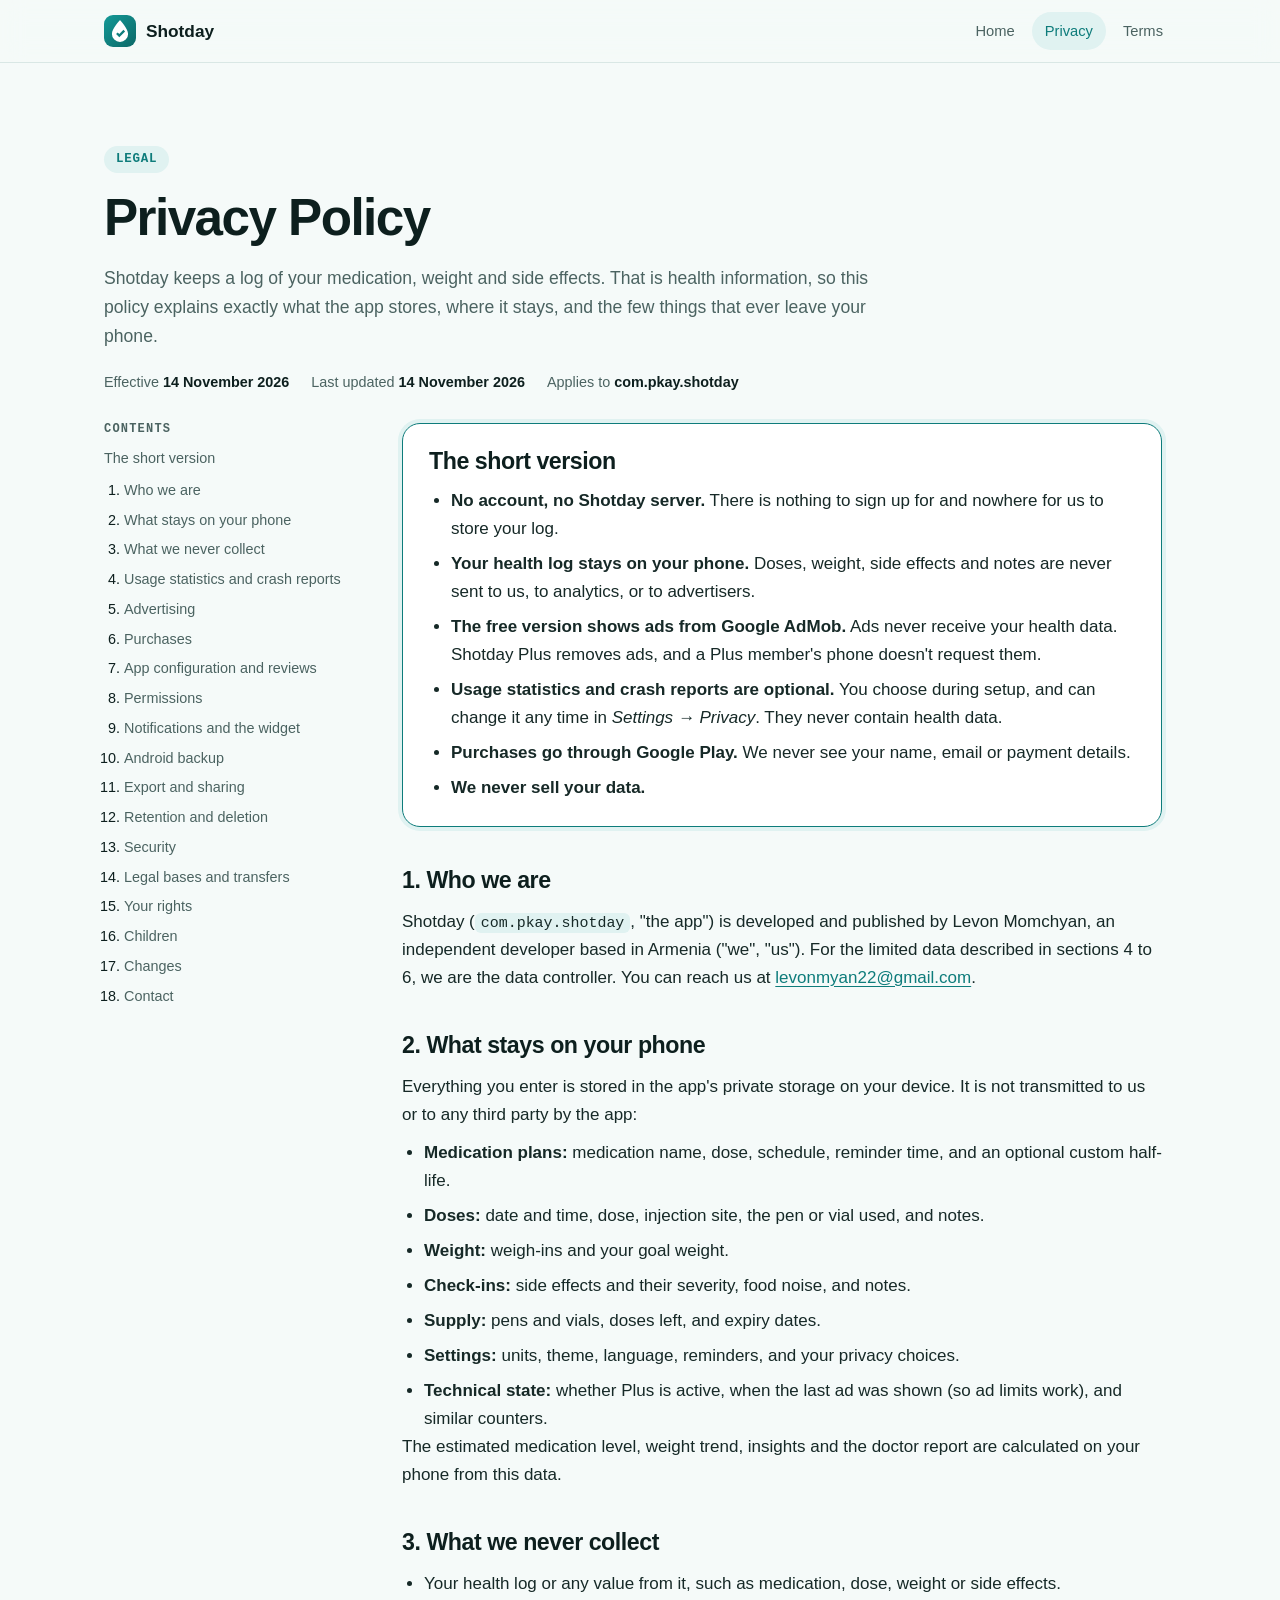
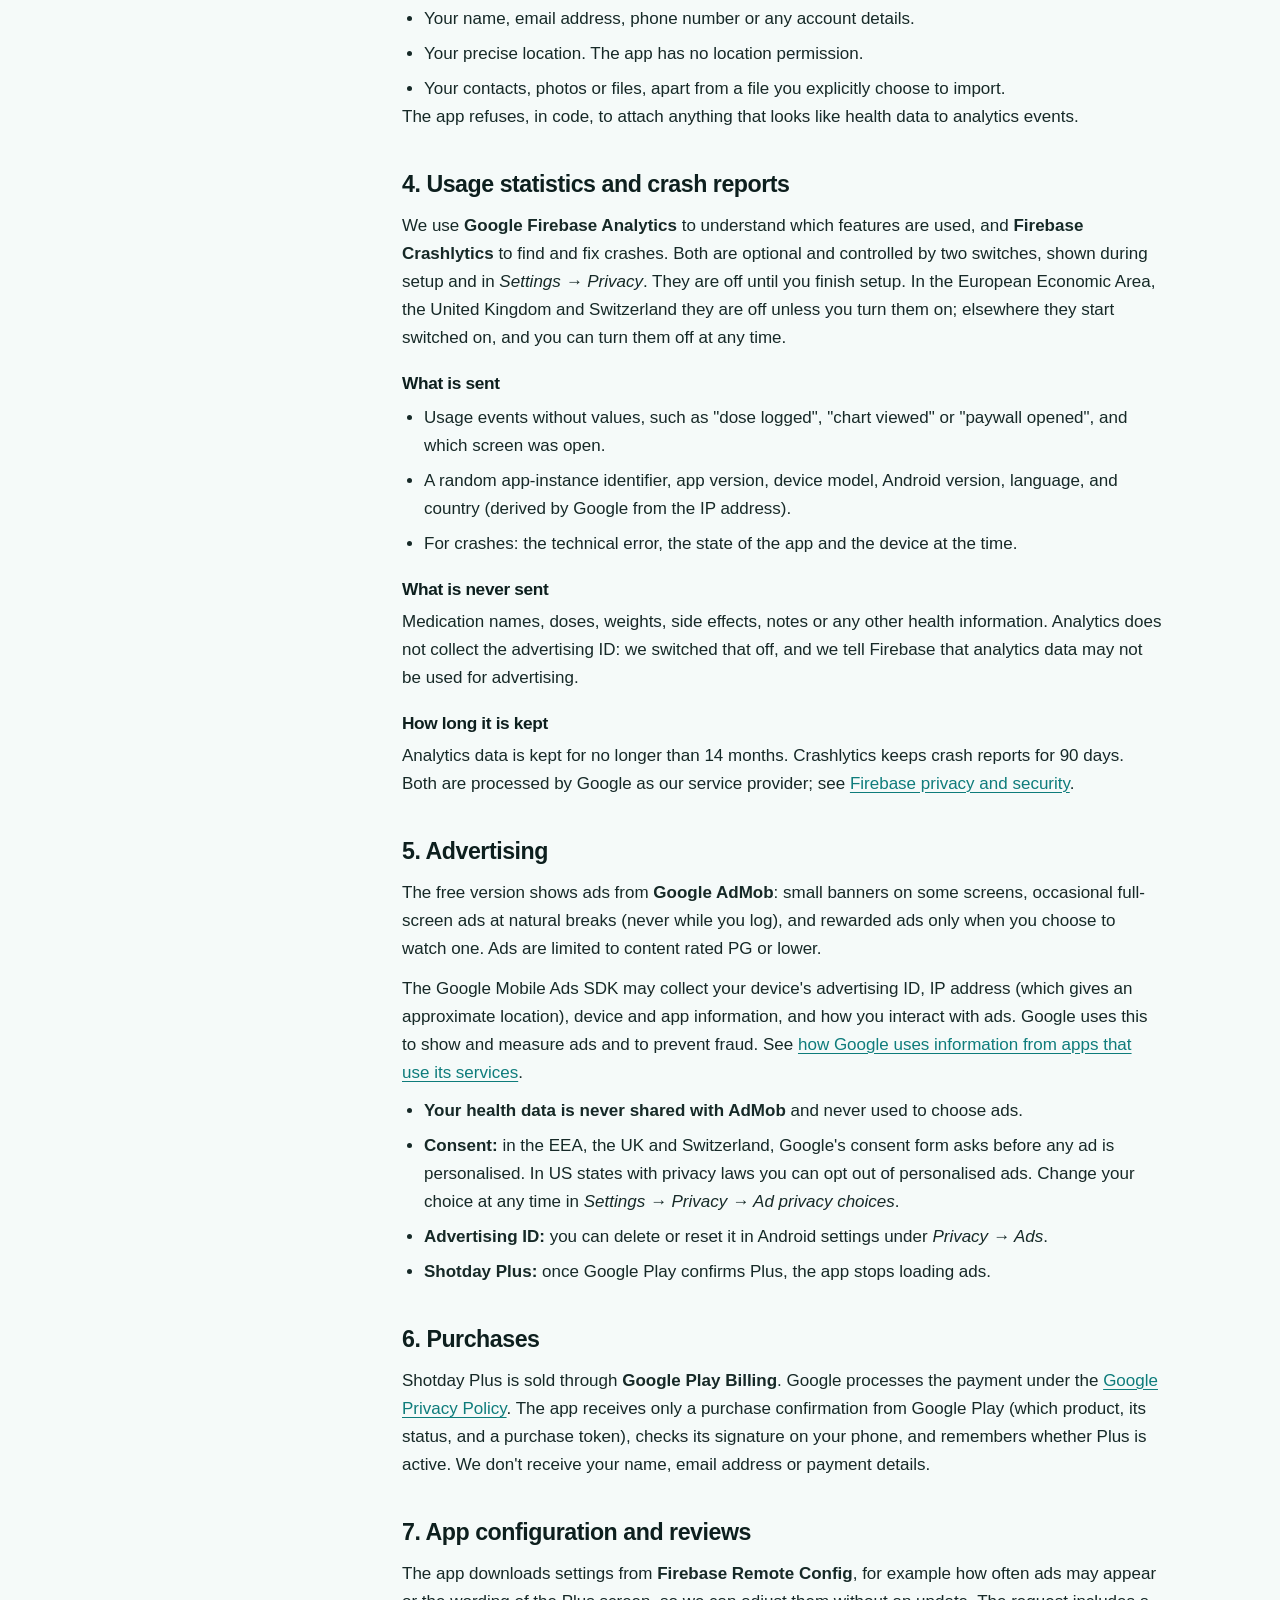
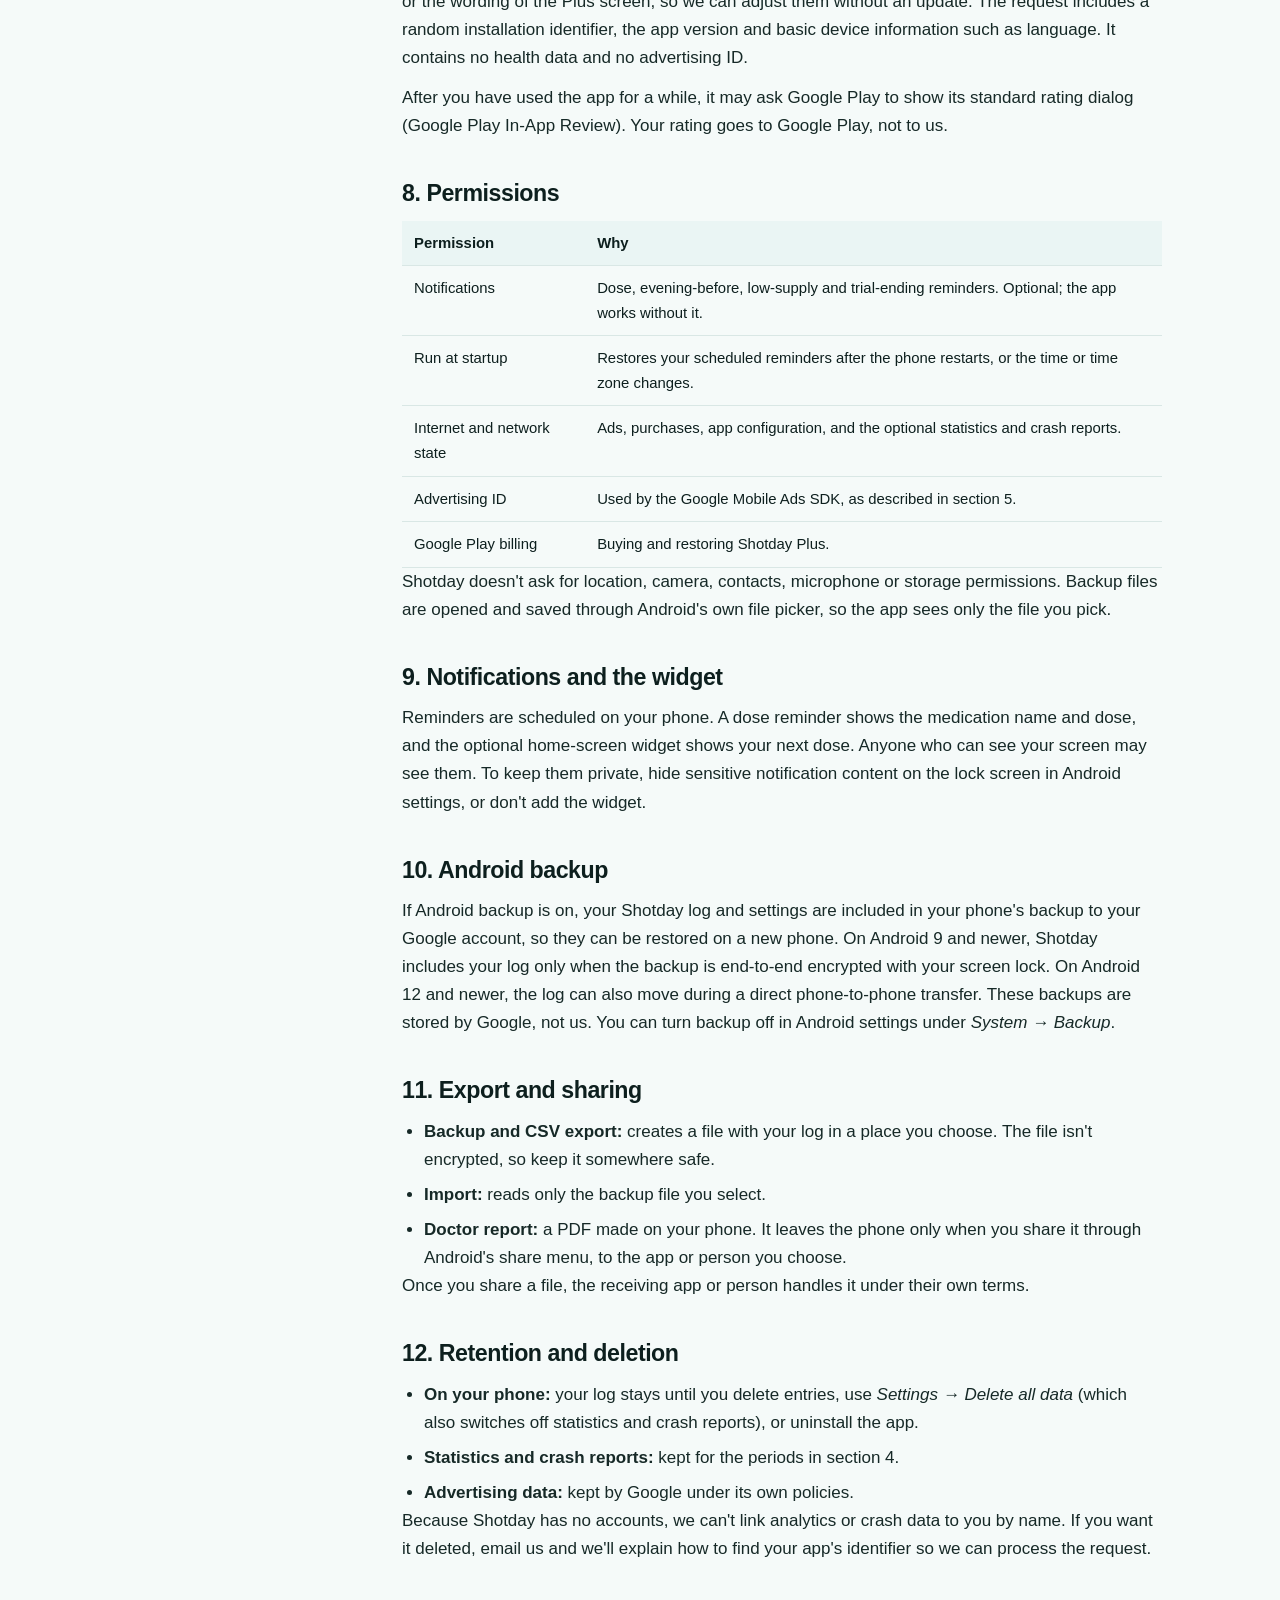
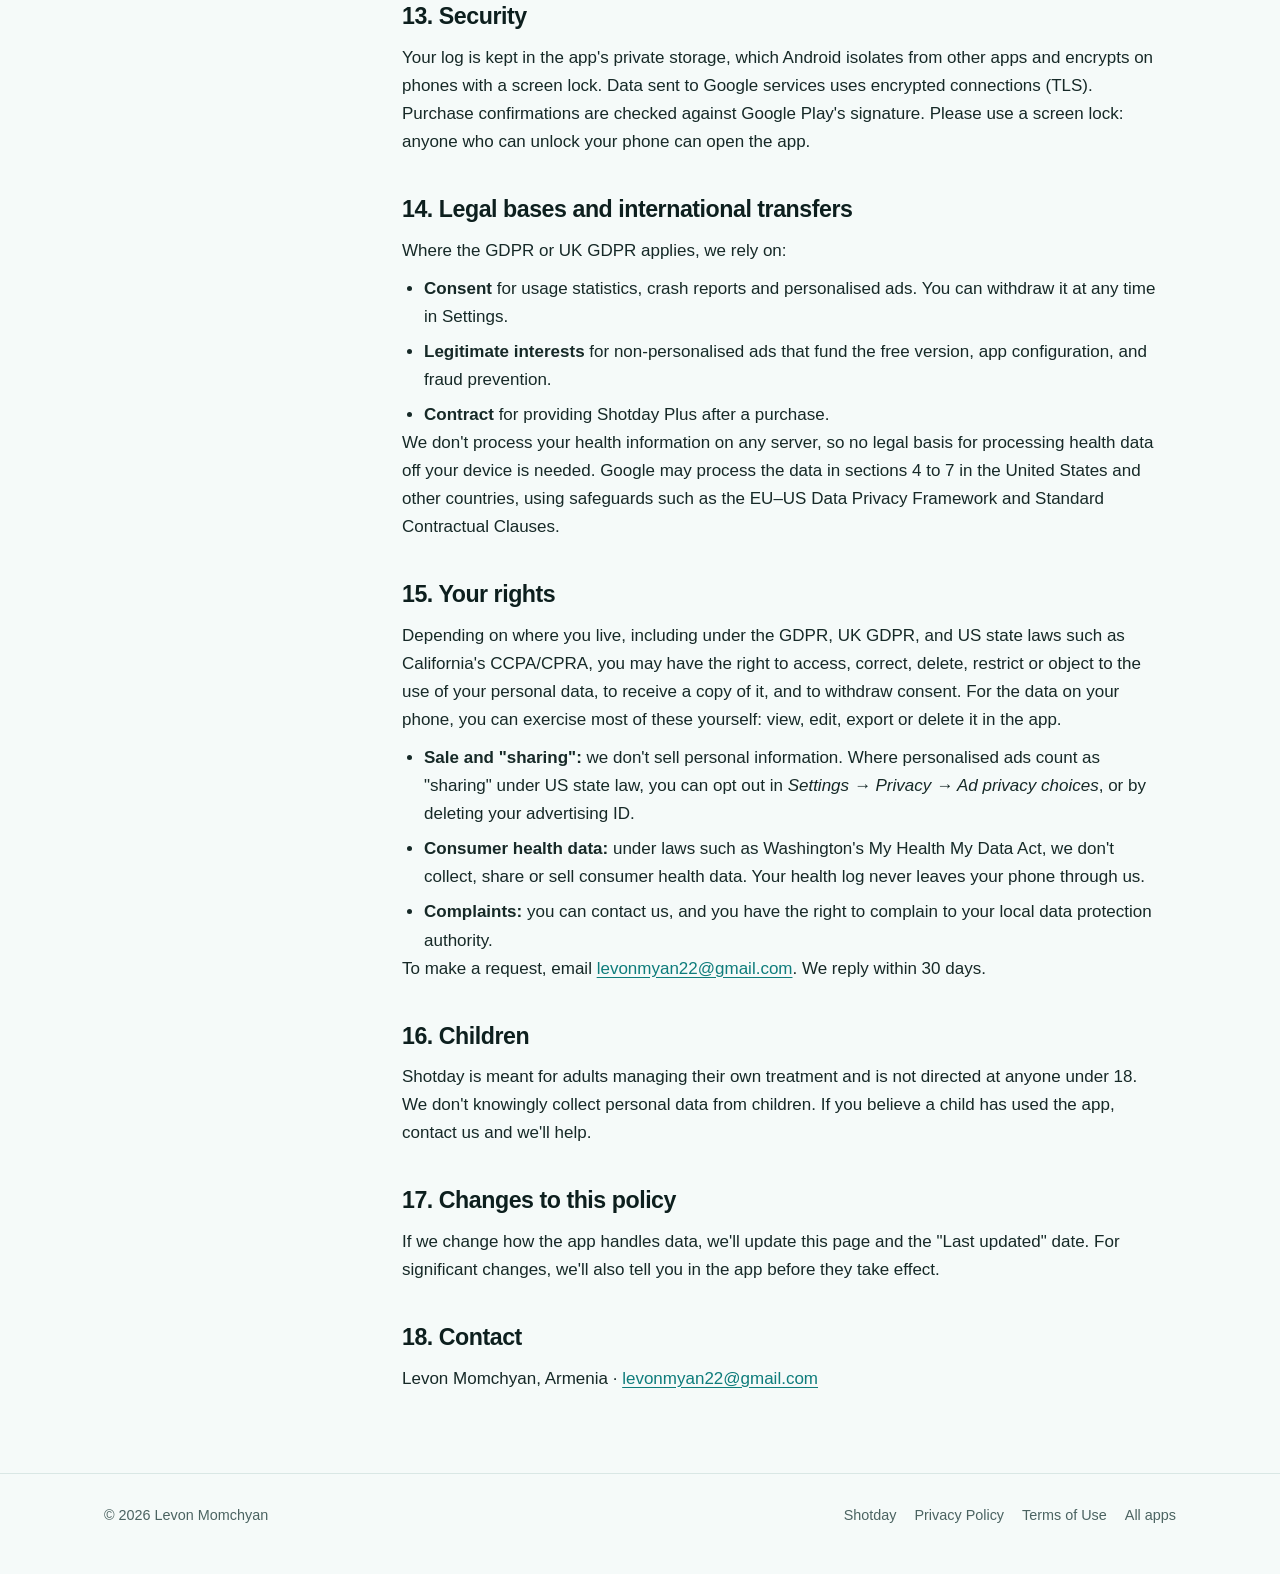
<file: shotday-privacy.html>
<!DOCTYPE html>
<html lang="en">
<head>
<meta charset="utf-8">
<meta name="viewport" content="width=device-width, initial-scale=1">
<title>Privacy Policy — Shotday</title>
<meta name="description" content="How Shotday, a GLP-1 shot and weight tracker for Android, handles your information. Your health log stays on your phone.">
<link rel="canonical" href="https://goodluck3301.github.io/shotday-privacy.html">
<meta name="theme-color" content="#0e7c7b">
<link rel="icon" type="image/svg+xml" href="assets/shotday/icon.svg">
<link rel="icon" type="image/png" sizes="64x64" href="assets/shotday/icon-64.png">
<link rel="stylesheet" href="assets/shotday/shotday.css">
</head>
<body>

<header class="site-header">
  <div class="inner">
    <a class="brand" href="shotday.html"><img src="assets/shotday/icon.svg" alt="" width="32" height="32">Shotday</a>
    <nav class="site-nav" aria-label="Shotday">
      <a href="shotday.html">Home</a>
      <a href="shotday-privacy.html" aria-current="page">Privacy</a>
      <a href="shotday-terms.html">Terms</a>
    </nav>
  </div>
</header>

<main>
  <div class="wrap">
    <div class="page-head">
      <span class="eyebrow">Legal</span>
      <h1>Privacy Policy</h1>
      <p class="lede">
        Shotday keeps a log of your medication, weight and side effects. That is health information,
        so this policy explains exactly what the app stores, where it stays, and the few things that
        ever leave your phone.
      </p>
      <p class="dates">
        <span>Effective <b>14 November 2026</b></span>
        <span>Last updated <b>14 November 2026</b></span>
        <span>Applies to <b>com.pkay.shotday</b></span>
      </p>
    </div>
  </div>

  <div class="wrap">
    <div class="layout">

      <aside class="toc">
        <h2>Contents</h2>
        <p class="toc-lead"><a href="#summary">The short version</a></p>
        <ol>
          <li><a href="#who">Who we are</a></li>
          <li><a href="#on-device">What stays on your phone</a></li>
          <li><a href="#never">What we never collect</a></li>
          <li><a href="#diagnostics">Usage statistics and crash reports</a></li>
          <li><a href="#ads">Advertising</a></li>
          <li><a href="#purchases">Purchases</a></li>
          <li><a href="#config">App configuration and reviews</a></li>
          <li><a href="#permissions">Permissions</a></li>
          <li><a href="#notifications">Notifications and the widget</a></li>
          <li><a href="#backup">Android backup</a></li>
          <li><a href="#sharing">Export and sharing</a></li>
          <li><a href="#retention">Retention and deletion</a></li>
          <li><a href="#security">Security</a></li>
          <li><a href="#legal-bases">Legal bases and transfers</a></li>
          <li><a href="#rights">Your rights</a></li>
          <li><a href="#children">Children</a></li>
          <li><a href="#changes">Changes</a></li>
          <li><a href="#contact">Contact</a></li>
        </ol>
      </aside>

      <article class="prose">

        <section id="summary">
          <div class="callout">
            <h2>The short version</h2>
            <ul>
              <li><strong>No account, no Shotday server.</strong> There is nothing to sign up for and
                nowhere for us to store your log.</li>
              <li><strong>Your health log stays on your phone.</strong> Doses, weight, side effects and
                notes are never sent to us, to analytics, or to advertisers.</li>
              <li><strong>The free version shows ads from Google AdMob.</strong> Ads never receive your
                health data. Shotday Plus removes ads, and a Plus member's phone doesn't request them.</li>
              <li><strong>Usage statistics and crash reports are optional.</strong> You choose during
                setup, and can change it any time in <em>Settings &rarr; Privacy</em>. They never
                contain health data.</li>
              <li><strong>Purchases go through Google Play.</strong> We never see your name, email or
                payment details.</li>
              <li><strong>We never sell your data.</strong></li>
            </ul>
          </div>
        </section>

        <section id="who">
          <h2>1. Who we are</h2>
          <p>
            Shotday (<code>com.pkay.shotday</code>, "the app") is developed and published by Levon
            Momchyan, an independent developer based in Armenia ("we", "us"). For the limited data
            described in sections 4 to 6, we are the data controller. You can reach us at
            <a href="mailto:levonmyan22@gmail.com">levonmyan22@gmail.com</a>.
          </p>
        </section>

        <section id="on-device">
          <h2>2. What stays on your phone</h2>
          <p>
            Everything you enter is stored in the app's private storage on your device. It is not
            transmitted to us or to any third party by the app:
          </p>
          <ul>
            <li><strong>Medication plans:</strong> medication name, dose, schedule, reminder time,
              and an optional custom half-life.</li>
            <li><strong>Doses:</strong> date and time, dose, injection site, the pen or vial used, and
              notes.</li>
            <li><strong>Weight:</strong> weigh-ins and your goal weight.</li>
            <li><strong>Check-ins:</strong> side effects and their severity, food noise, and notes.</li>
            <li><strong>Supply:</strong> pens and vials, doses left, and expiry dates.</li>
            <li><strong>Settings:</strong> units, theme, language, reminders, and your privacy choices.</li>
            <li><strong>Technical state:</strong> whether Plus is active, when the last ad was shown
              (so ad limits work), and similar counters.</li>
          </ul>
          <p>
            The estimated medication level, weight trend, insights and the doctor report are
            calculated on your phone from this data.
          </p>
        </section>

        <section id="never">
          <h2>3. What we never collect</h2>
          <ul>
            <li>Your health log or any value from it, such as medication, dose, weight or side effects.</li>
            <li>Your name, email address, phone number or any account details.</li>
            <li>Your precise location. The app has no location permission.</li>
            <li>Your contacts, photos or files, apart from a file you explicitly choose to import.</li>
          </ul>
          <p>
            The app refuses, in code, to attach anything that looks like health data to analytics
            events.
          </p>
        </section>

        <section id="diagnostics">
          <h2>4. Usage statistics and crash reports</h2>
          <p>
            We use <strong>Google Firebase Analytics</strong> to understand which features are used,
            and <strong>Firebase Crashlytics</strong> to find and fix crashes. Both are optional and
            controlled by two switches, shown during setup and in <em>Settings &rarr; Privacy</em>.
            They are off until you finish setup. In the European Economic Area, the United Kingdom
            and Switzerland they are off unless you turn them on; elsewhere they start switched on,
            and you can turn them off at any time.
          </p>
          <h3>What is sent</h3>
          <ul>
            <li>Usage events without values, such as "dose logged", "chart viewed" or "paywall
              opened", and which screen was open.</li>
            <li>A random app-instance identifier, app version, device model, Android version,
              language, and country (derived by Google from the IP address).</li>
            <li>For crashes: the technical error, the state of the app and the device at the time.</li>
          </ul>
          <h3>What is never sent</h3>
          <p>
            Medication names, doses, weights, side effects, notes or any other health information.
            Analytics does not collect the advertising ID: we switched that off, and we tell
            Firebase that analytics data may not be used for advertising.
          </p>
          <h3>How long it is kept</h3>
          <p>
            Analytics data is kept for no longer than 14 months. Crashlytics keeps crash reports for
            90 days. Both are processed by Google as our service provider; see
            <a href="https://firebase.google.com/support/privacy" rel="noopener noreferrer">Firebase privacy and security</a>.
          </p>
        </section>

        <section id="ads">
          <h2>5. Advertising</h2>
          <p>
            The free version shows ads from <strong>Google AdMob</strong>: small banners on some
            screens, occasional full-screen ads at natural breaks (never while you log), and
            rewarded ads only when you choose to watch one. Ads are limited to content rated PG or
            lower.
          </p>
          <p>
            The Google Mobile Ads SDK may collect your device's advertising ID, IP address (which
            gives an approximate location), device and app information, and how you interact with
            ads. Google uses this to show and measure ads and to prevent fraud. See
            <a href="https://policies.google.com/technologies/partner-sites" rel="noopener noreferrer">how Google uses information from apps that use its services</a>.
          </p>
          <ul>
            <li><strong>Your health data is never shared with AdMob</strong> and never used to choose ads.</li>
            <li><strong>Consent:</strong> in the EEA, the UK and Switzerland, Google's consent form
              asks before any ad is personalised. In US states with privacy laws you can opt out of
              personalised ads. Change your choice at any time in <em>Settings &rarr; Privacy &rarr;
              Ad privacy choices</em>.</li>
            <li><strong>Advertising ID:</strong> you can delete or reset it in Android settings under
              <em>Privacy &rarr; Ads</em>.</li>
            <li><strong>Shotday Plus:</strong> once Google Play confirms Plus, the app stops loading ads.</li>
          </ul>
        </section>

        <section id="purchases">
          <h2>6. Purchases</h2>
          <p>
            Shotday Plus is sold through <strong>Google Play Billing</strong>. Google processes the
            payment under the
            <a href="https://policies.google.com/privacy" rel="noopener noreferrer">Google Privacy Policy</a>.
            The app receives only a purchase confirmation from Google Play (which product, its
            status, and a purchase token), checks its signature on your phone, and remembers whether
            Plus is active. We don't receive your name, email address or payment details.
          </p>
        </section>

        <section id="config">
          <h2>7. App configuration and reviews</h2>
          <p>
            The app downloads settings from <strong>Firebase Remote Config</strong>, for example how
            often ads may appear or the wording of the Plus screen, so we can adjust them without an
            update. The request includes a random installation identifier, the app version and basic
            device information such as language. It contains no health data and no advertising ID.
          </p>
          <p>
            After you have used the app for a while, it may ask Google Play to show its standard
            rating dialog (Google Play In-App Review). Your rating goes to Google Play, not to us.
          </p>
        </section>

        <section id="permissions">
          <h2>8. Permissions</h2>
          <div class="table-wrap">
            <table>
              <thead><tr><th>Permission</th><th>Why</th></tr></thead>
              <tbody>
                <tr><td>Notifications</td><td>Dose, evening-before, low-supply and trial-ending reminders. Optional; the app works without it.</td></tr>
                <tr><td>Run at startup</td><td>Restores your scheduled reminders after the phone restarts, or the time or time zone changes.</td></tr>
                <tr><td>Internet and network state</td><td>Ads, purchases, app configuration, and the optional statistics and crash reports.</td></tr>
                <tr><td>Advertising ID</td><td>Used by the Google Mobile Ads SDK, as described in section 5.</td></tr>
                <tr><td>Google Play billing</td><td>Buying and restoring Shotday Plus.</td></tr>
              </tbody>
            </table>
          </div>
          <p>
            Shotday doesn't ask for location, camera, contacts, microphone or storage permissions.
            Backup files are opened and saved through Android's own file picker, so the app sees only
            the file you pick.
          </p>
        </section>

        <section id="notifications">
          <h2>9. Notifications and the widget</h2>
          <p>
            Reminders are scheduled on your phone. A dose reminder shows the medication name and dose,
            and the optional home-screen widget shows your next dose. Anyone who can see your screen
            may see them. To keep them private, hide sensitive notification content on the lock
            screen in Android settings, or don't add the widget.
          </p>
        </section>

        <section id="backup">
          <h2>10. Android backup</h2>
          <p>
            If Android backup is on, your Shotday log and settings are included in your phone's
            backup to your Google account, so they can be restored on a new phone. On Android 9 and
            newer, Shotday includes your log only when the backup is end-to-end encrypted with your
            screen lock. On Android 12 and newer, the log can also move during a direct
            phone-to-phone transfer. These backups are stored by Google, not us.
            You can turn backup off in Android settings under <em>System &rarr; Backup</em>.
          </p>
        </section>

        <section id="sharing">
          <h2>11. Export and sharing</h2>
          <ul>
            <li><strong>Backup and CSV export:</strong> creates a file with your log in a place you
              choose. The file isn't encrypted, so keep it somewhere safe.</li>
            <li><strong>Import:</strong> reads only the backup file you select.</li>
            <li><strong>Doctor report:</strong> a PDF made on your phone. It leaves the phone only when
              you share it through Android's share menu, to the app or person you choose.</li>
          </ul>
          <p>
            Once you share a file, the receiving app or person handles it under their own terms.
          </p>
        </section>

        <section id="retention">
          <h2>12. Retention and deletion</h2>
          <ul>
            <li><strong>On your phone:</strong> your log stays until you delete entries, use
              <em>Settings &rarr; Delete all data</em> (which also switches off statistics and crash
              reports), or uninstall the app.</li>
            <li><strong>Statistics and crash reports:</strong> kept for the periods in section 4.</li>
            <li><strong>Advertising data:</strong> kept by Google under its own policies.</li>
          </ul>
          <p>
            Because Shotday has no accounts, we can't link analytics or crash data to you by name.
            If you want it deleted, email us and we'll explain how to find your app's identifier so we
            can process the request.
          </p>
        </section>

        <section id="security">
          <h2>13. Security</h2>
          <p>
            Your log is kept in the app's private storage, which Android isolates from other apps and
            encrypts on phones with a screen lock. Data sent to Google services uses encrypted
            connections (TLS). Purchase confirmations are checked against Google Play's signature.
            Please use a screen lock: anyone who can unlock your phone can open the app.
          </p>
        </section>

        <section id="legal-bases">
          <h2>14. Legal bases and international transfers</h2>
          <p>Where the GDPR or UK GDPR applies, we rely on:</p>
          <ul>
            <li><strong>Consent</strong> for usage statistics, crash reports and personalised ads.
              You can withdraw it at any time in Settings.</li>
            <li><strong>Legitimate interests</strong> for non-personalised ads that fund the free
              version, app configuration, and fraud prevention.</li>
            <li><strong>Contract</strong> for providing Shotday Plus after a purchase.</li>
          </ul>
          <p>
            We don't process your health information on any server, so no legal basis for processing
            health data off your device is needed. Google may process the data in sections 4 to 7 in
            the United States and other countries, using safeguards such as the EU–US Data Privacy
            Framework and Standard Contractual Clauses.
          </p>
        </section>

        <section id="rights">
          <h2>15. Your rights</h2>
          <p>
            Depending on where you live, including under the GDPR, UK GDPR, and US state laws such as
            California's CCPA/CPRA, you may have the right to access, correct, delete, restrict or
            object to the use of your personal data, to receive a copy of it, and to withdraw
            consent. For the data on your phone, you can exercise most of these yourself: view, edit,
            export or delete it in the app.
          </p>
          <ul>
            <li><strong>Sale and "sharing":</strong> we don't sell personal information. Where
              personalised ads count as "sharing" under US state law, you can opt out in
              <em>Settings &rarr; Privacy &rarr; Ad privacy choices</em>, or by deleting your
              advertising ID.</li>
            <li><strong>Consumer health data:</strong> under laws such as Washington's My Health My
              Data Act, we don't collect, share or sell consumer health data. Your health log never
              leaves your phone through us.</li>
            <li><strong>Complaints:</strong> you can contact us, and you have the right to complain to
              your local data protection authority.</li>
          </ul>
          <p>
            To make a request, email <a href="mailto:levonmyan22@gmail.com">levonmyan22@gmail.com</a>.
            We reply within 30 days.
          </p>
        </section>

        <section id="children">
          <h2>16. Children</h2>
          <p>
            Shotday is meant for adults managing their own treatment and is not directed at anyone
            under 18. We don't knowingly collect personal data from children. If you believe a child
            has used the app, contact us and we'll help.
          </p>
        </section>

        <section id="changes">
          <h2>17. Changes to this policy</h2>
          <p>
            If we change how the app handles data, we'll update this page and the "Last updated" date.
            For significant changes, we'll also tell you in the app before they take effect.
          </p>
        </section>

        <section id="contact">
          <h2>18. Contact</h2>
          <p>
            Levon Momchyan, Armenia ·
            <a href="mailto:levonmyan22@gmail.com?subject=Shotday%20privacy">levonmyan22@gmail.com</a>
          </p>
        </section>

      </article>
    </div>
  </div>
</main>

<footer class="site-footer">
  <div class="inner">
    <span>&copy; 2026 Levon Momchyan</span>
    <nav aria-label="Footer">
      <a href="shotday.html">Shotday</a>
      <a href="shotday-privacy.html">Privacy Policy</a>
      <a href="shotday-terms.html">Terms of Use</a>
      <a href="index.html">All apps</a>
    </nav>
  </div>
</footer>

</body>
</html>
</file>
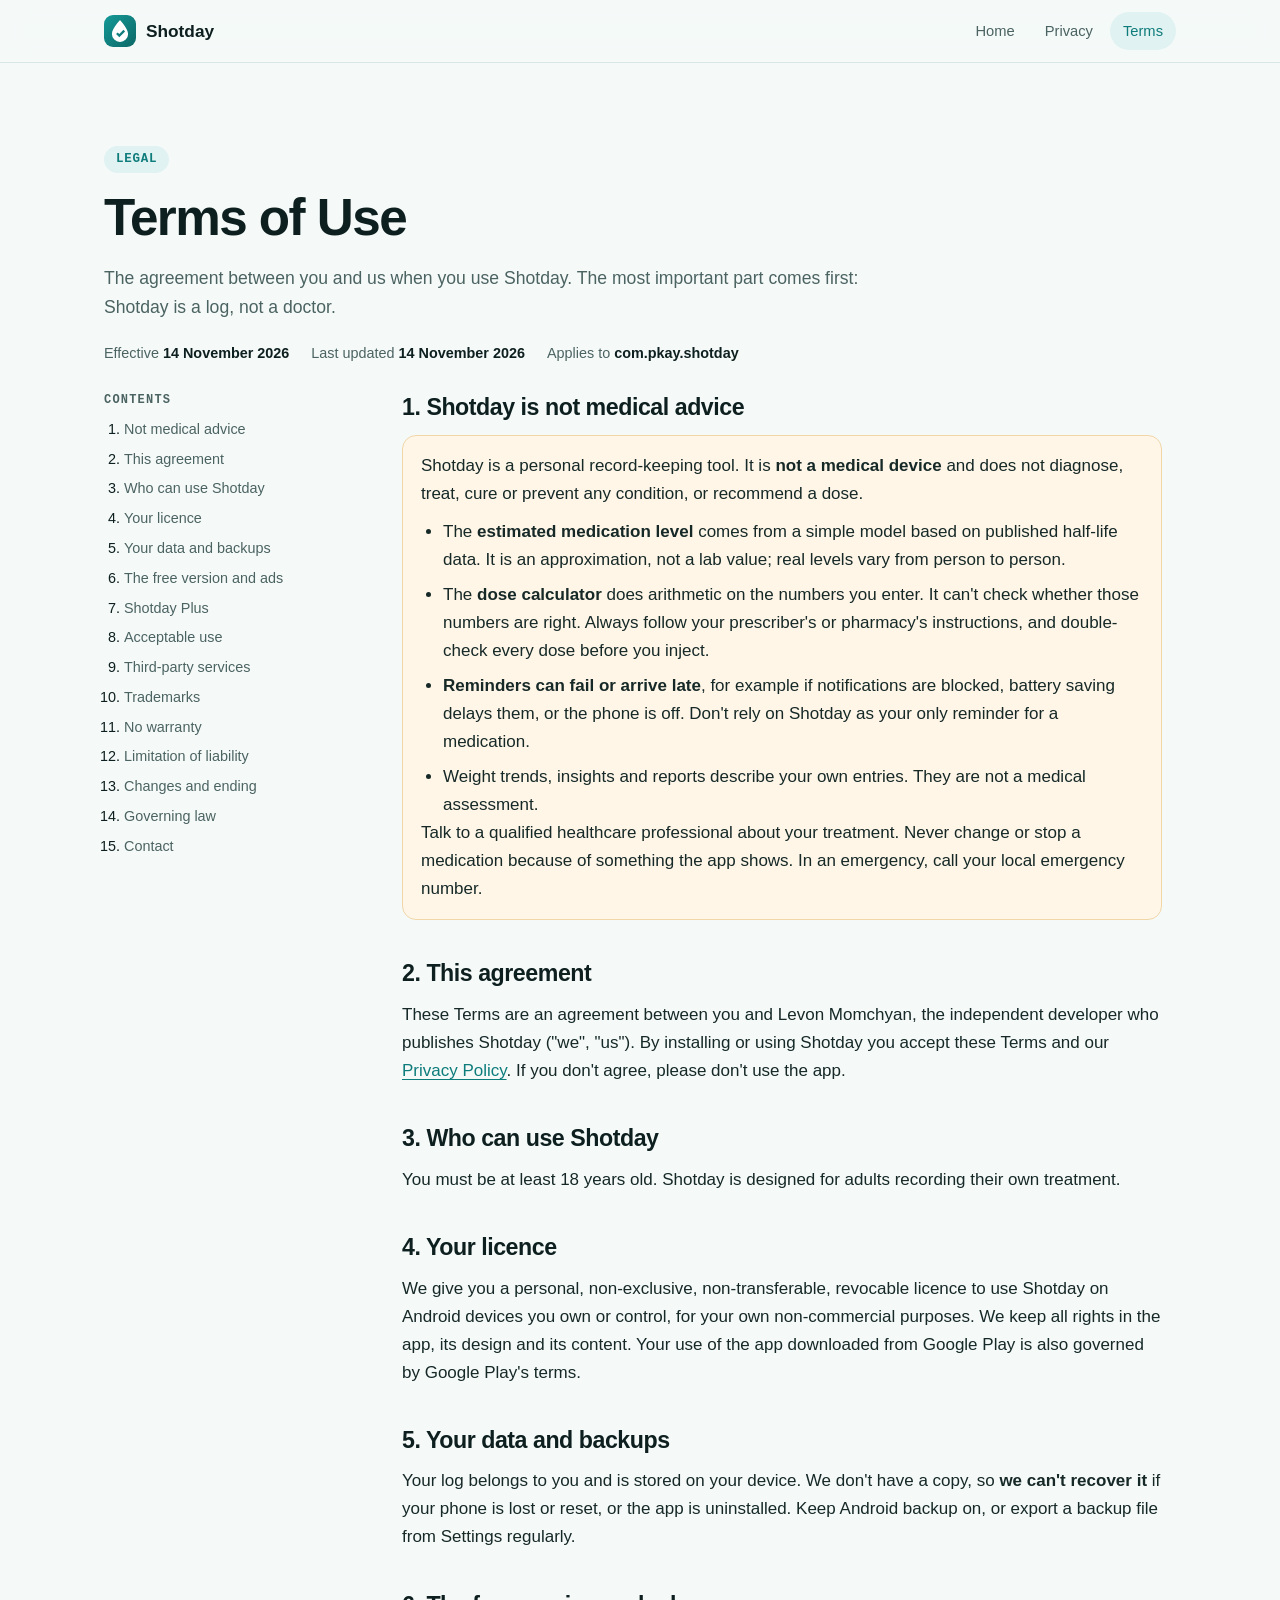
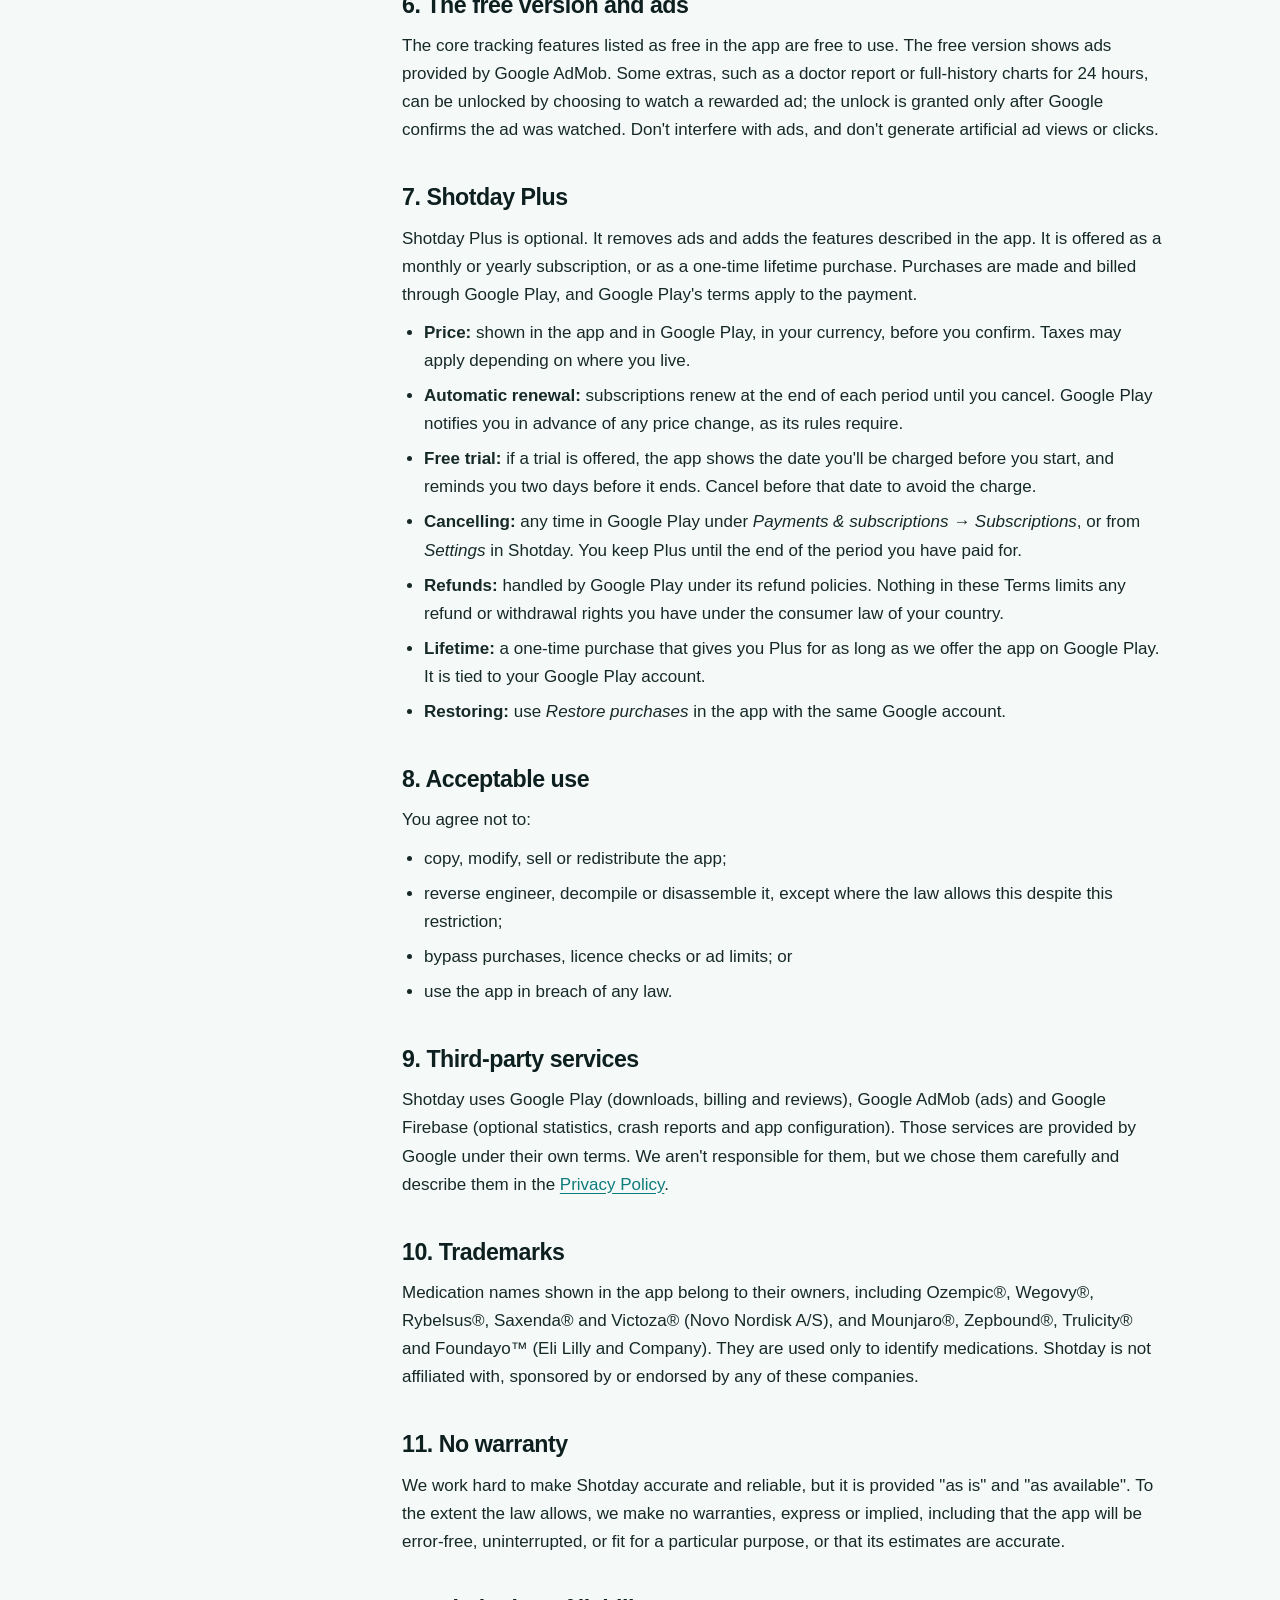
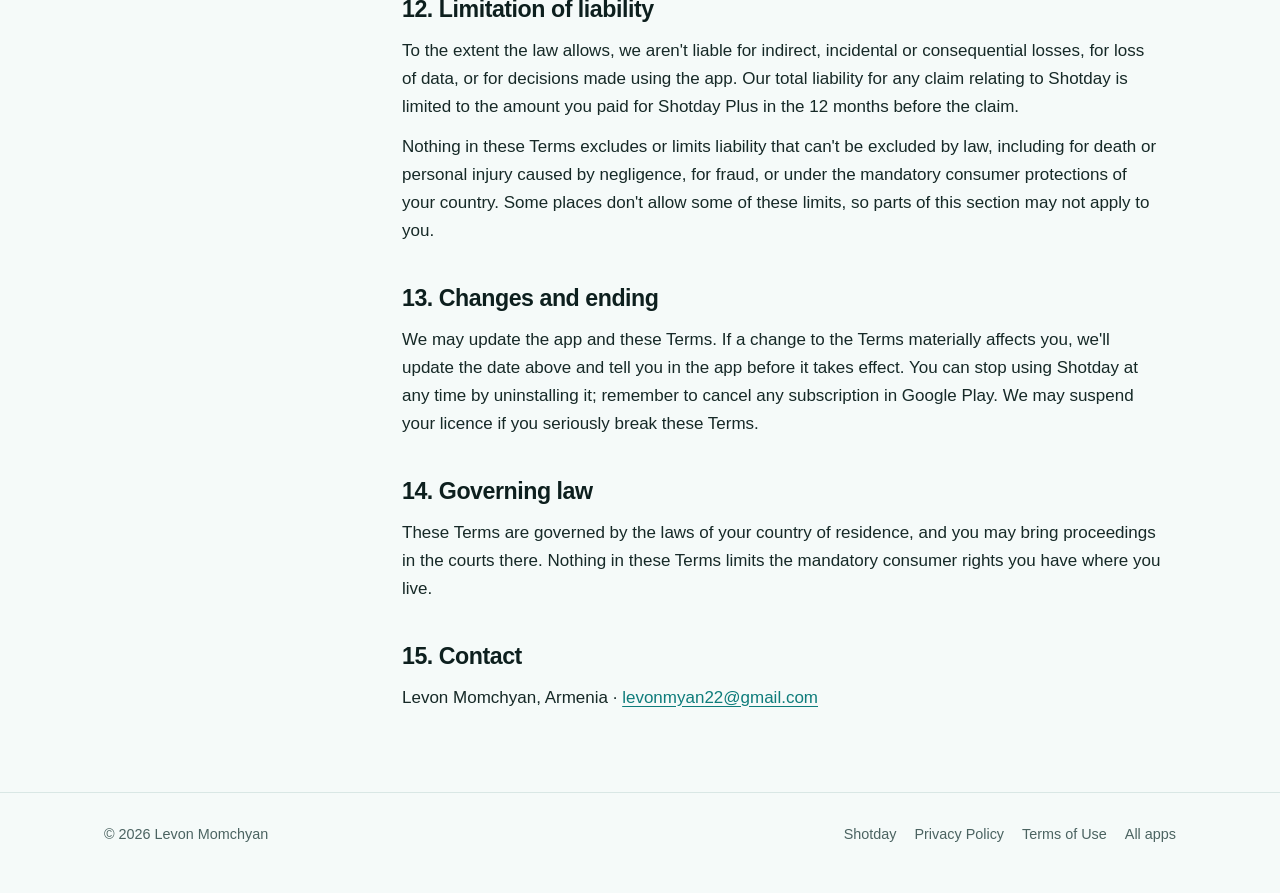
<file: shotday-terms.html>
<!DOCTYPE html>
<html lang="en">
<head>
<meta charset="utf-8">
<meta name="viewport" content="width=device-width, initial-scale=1">
<title>Terms of Use — Shotday</title>
<meta name="description" content="Terms of Use for Shotday, a GLP-1 shot and weight tracker for Android: medical disclaimer, Shotday Plus subscriptions, cancellation and your rights.">
<link rel="canonical" href="https://goodluck3301.github.io/shotday-terms.html">
<meta name="theme-color" content="#0e7c7b">
<link rel="icon" type="image/svg+xml" href="assets/shotday/icon.svg">
<link rel="icon" type="image/png" sizes="64x64" href="assets/shotday/icon-64.png">
<link rel="stylesheet" href="assets/shotday/shotday.css">
</head>
<body>

<header class="site-header">
  <div class="inner">
    <a class="brand" href="shotday.html"><img src="assets/shotday/icon.svg" alt="" width="32" height="32">Shotday</a>
    <nav class="site-nav" aria-label="Shotday">
      <a href="shotday.html">Home</a>
      <a href="shotday-privacy.html">Privacy</a>
      <a href="shotday-terms.html" aria-current="page">Terms</a>
    </nav>
  </div>
</header>

<main>
  <div class="wrap">
    <div class="page-head">
      <span class="eyebrow">Legal</span>
      <h1>Terms of Use</h1>
      <p class="lede">
        The agreement between you and us when you use Shotday. The most important part comes first:
        Shotday is a log, not a doctor.
      </p>
      <p class="dates">
        <span>Effective <b>14 November 2026</b></span>
        <span>Last updated <b>14 November 2026</b></span>
        <span>Applies to <b>com.pkay.shotday</b></span>
      </p>
    </div>
  </div>

  <div class="wrap">
    <div class="layout">

      <aside class="toc">
        <h2>Contents</h2>
        <ol>
          <li><a href="#medical">Not medical advice</a></li>
          <li><a href="#agreement">This agreement</a></li>
          <li><a href="#eligibility">Who can use Shotday</a></li>
          <li><a href="#licence">Your licence</a></li>
          <li><a href="#data">Your data and backups</a></li>
          <li><a href="#free">The free version and ads</a></li>
          <li><a href="#plus">Shotday Plus</a></li>
          <li><a href="#acceptable">Acceptable use</a></li>
          <li><a href="#third">Third-party services</a></li>
          <li><a href="#trademarks">Trademarks</a></li>
          <li><a href="#warranty">No warranty</a></li>
          <li><a href="#liability">Limitation of liability</a></li>
          <li><a href="#changes">Changes and ending</a></li>
          <li><a href="#law">Governing law</a></li>
          <li><a href="#contact">Contact</a></li>
        </ol>
      </aside>

      <article class="prose">

        <section id="medical">
          <h2>1. Shotday is not medical advice</h2>
          <div class="important">
            <p>
              Shotday is a personal record-keeping tool. It is <strong>not a medical device</strong>
              and does not diagnose, treat, cure or prevent any condition, or recommend a dose.
            </p>
            <ul>
              <li>The <strong>estimated medication level</strong> comes from a simple model based on
                published half-life data. It is an approximation, not a lab value; real levels vary
                from person to person.</li>
              <li>The <strong>dose calculator</strong> does arithmetic on the numbers you enter. It
                can't check whether those numbers are right. Always follow your prescriber's or
                pharmacy's instructions, and double-check every dose before you inject.</li>
              <li><strong>Reminders can fail or arrive late</strong>, for example if notifications
                are blocked, battery saving delays them, or the phone is off. Don't rely on Shotday as
                your only reminder for a medication.</li>
              <li>Weight trends, insights and reports describe your own entries. They are not a
                medical assessment.</li>
            </ul>
            <p>
              Talk to a qualified healthcare professional about your treatment. Never change or stop
              a medication because of something the app shows. In an emergency, call your local
              emergency number.
            </p>
          </div>
        </section>

        <section id="agreement">
          <h2>2. This agreement</h2>
          <p>
            These Terms are an agreement between you and Levon Momchyan, the independent developer
            who publishes Shotday ("we", "us"). By installing or using Shotday you accept these Terms
            and our <a href="shotday-privacy.html">Privacy Policy</a>. If you don't agree, please
            don't use the app.
          </p>
        </section>

        <section id="eligibility">
          <h2>3. Who can use Shotday</h2>
          <p>
            You must be at least 18 years old. Shotday is designed for adults recording their own
            treatment.
          </p>
        </section>

        <section id="licence">
          <h2>4. Your licence</h2>
          <p>
            We give you a personal, non-exclusive, non-transferable, revocable licence to use Shotday
            on Android devices you own or control, for your own non-commercial purposes. We keep all
            rights in the app, its design and its content. Your use of the app downloaded from Google
            Play is also governed by Google Play's terms.
          </p>
        </section>

        <section id="data">
          <h2>5. Your data and backups</h2>
          <p>
            Your log belongs to you and is stored on your device. We don't have a copy, so
            <strong>we can't recover it</strong> if your phone is lost or reset, or the app is
            uninstalled. Keep Android backup on, or export a backup file from Settings regularly.
          </p>
        </section>

        <section id="free">
          <h2>6. The free version and ads</h2>
          <p>
            The core tracking features listed as free in the app are free to use. The free version
            shows ads provided by Google AdMob. Some extras, such as a doctor report or full-history
            charts for 24 hours, can be unlocked by choosing to watch a rewarded ad; the unlock is
            granted only after Google confirms the ad was watched. Don't interfere with ads, and don't
            generate artificial ad views or clicks.
          </p>
        </section>

        <section id="plus">
          <h2>7. Shotday Plus</h2>
          <p>
            Shotday Plus is optional. It removes ads and adds the features described in the app. It is
            offered as a monthly or yearly subscription, or as a one-time lifetime purchase. Purchases
            are made and billed through Google Play, and Google Play's terms apply to the payment.
          </p>
          <ul>
            <li><strong>Price:</strong> shown in the app and in Google Play, in your currency, before
              you confirm. Taxes may apply depending on where you live.</li>
            <li><strong>Automatic renewal:</strong> subscriptions renew at the end of each period
              until you cancel. Google Play notifies you in advance of any price change, as its rules
              require.</li>
            <li><strong>Free trial:</strong> if a trial is offered, the app shows the date you'll be
              charged before you start, and reminds you two days before it ends. Cancel before that
              date to avoid the charge.</li>
            <li><strong>Cancelling:</strong> any time in Google Play under <em>Payments &amp;
              subscriptions &rarr; Subscriptions</em>, or from <em>Settings</em> in Shotday. You keep
              Plus until the end of the period you have paid for.</li>
            <li><strong>Refunds:</strong> handled by Google Play under its refund policies. Nothing in
              these Terms limits any refund or withdrawal rights you have under the consumer law of
              your country.</li>
            <li><strong>Lifetime:</strong> a one-time purchase that gives you Plus for as long as we
              offer the app on Google Play. It is tied to your Google Play account.</li>
            <li><strong>Restoring:</strong> use <em>Restore purchases</em> in the app with the same
              Google account.</li>
          </ul>
        </section>

        <section id="acceptable">
          <h2>8. Acceptable use</h2>
          <p>You agree not to:</p>
          <ul>
            <li>copy, modify, sell or redistribute the app;</li>
            <li>reverse engineer, decompile or disassemble it, except where the law allows this
              despite this restriction;</li>
            <li>bypass purchases, licence checks or ad limits; or</li>
            <li>use the app in breach of any law.</li>
          </ul>
        </section>

        <section id="third">
          <h2>9. Third-party services</h2>
          <p>
            Shotday uses Google Play (downloads, billing and reviews), Google AdMob (ads) and Google
            Firebase (optional statistics, crash reports and app configuration). Those services are
            provided by Google under their own terms. We aren't responsible for them, but we chose
            them carefully and describe them in the <a href="shotday-privacy.html">Privacy Policy</a>.
          </p>
        </section>

        <section id="trademarks">
          <h2>10. Trademarks</h2>
          <p>
            Medication names shown in the app belong to their owners, including Ozempic®, Wegovy®,
            Rybelsus®, Saxenda® and Victoza® (Novo Nordisk A/S), and Mounjaro®, Zepbound®,
            Trulicity® and Foundayo™ (Eli Lilly and Company). They are used only to identify
            medications. Shotday is not affiliated with, sponsored by or endorsed by any of these
            companies.
          </p>
        </section>

        <section id="warranty">
          <h2>11. No warranty</h2>
          <p>
            We work hard to make Shotday accurate and reliable, but it is provided "as is" and "as
            available". To the extent the law allows, we make no warranties, express or implied,
            including that the app will be error-free, uninterrupted, or fit for a particular
            purpose, or that its estimates are accurate.
          </p>
        </section>

        <section id="liability">
          <h2>12. Limitation of liability</h2>
          <p>
            To the extent the law allows, we aren't liable for indirect, incidental or consequential
            losses, for loss of data, or for decisions made using the app. Our total liability for any
            claim relating to Shotday is limited to the amount you paid for Shotday Plus in the 12
            months before the claim.
          </p>
          <p>
            Nothing in these Terms excludes or limits liability that can't be excluded by law,
            including for death or personal injury caused by negligence, for fraud, or under the
            mandatory consumer protections of your country. Some places don't allow some of these
            limits, so parts of this section may not apply to you.
          </p>
        </section>

        <section id="changes">
          <h2>13. Changes and ending</h2>
          <p>
            We may update the app and these Terms. If a change to the Terms materially affects you,
            we'll update the date above and tell you in the app before it takes effect. You can stop
            using Shotday at any time by uninstalling it; remember to cancel any subscription in
            Google Play. We may suspend your licence if you seriously break these Terms.
          </p>
        </section>

        <section id="law">
          <h2>14. Governing law</h2>
          <p>
            These Terms are governed by the laws of your country of residence, and you may bring
            proceedings in the courts there. Nothing in these Terms limits the mandatory consumer
            rights you have where you live.
          </p>
        </section>

        <section id="contact">
          <h2>15. Contact</h2>
          <p>
            Levon Momchyan, Armenia ·
            <a href="mailto:levonmyan22@gmail.com?subject=Shotday">levonmyan22@gmail.com</a>
          </p>
        </section>

      </article>
    </div>
  </div>
</main>

<footer class="site-footer">
  <div class="inner">
    <span>&copy; 2026 Levon Momchyan</span>
    <nav aria-label="Footer">
      <a href="shotday.html">Shotday</a>
      <a href="shotday-privacy.html">Privacy Policy</a>
      <a href="shotday-terms.html">Terms of Use</a>
      <a href="index.html">All apps</a>
    </nav>
  </div>
</footer>

</body>
</html>
</file>
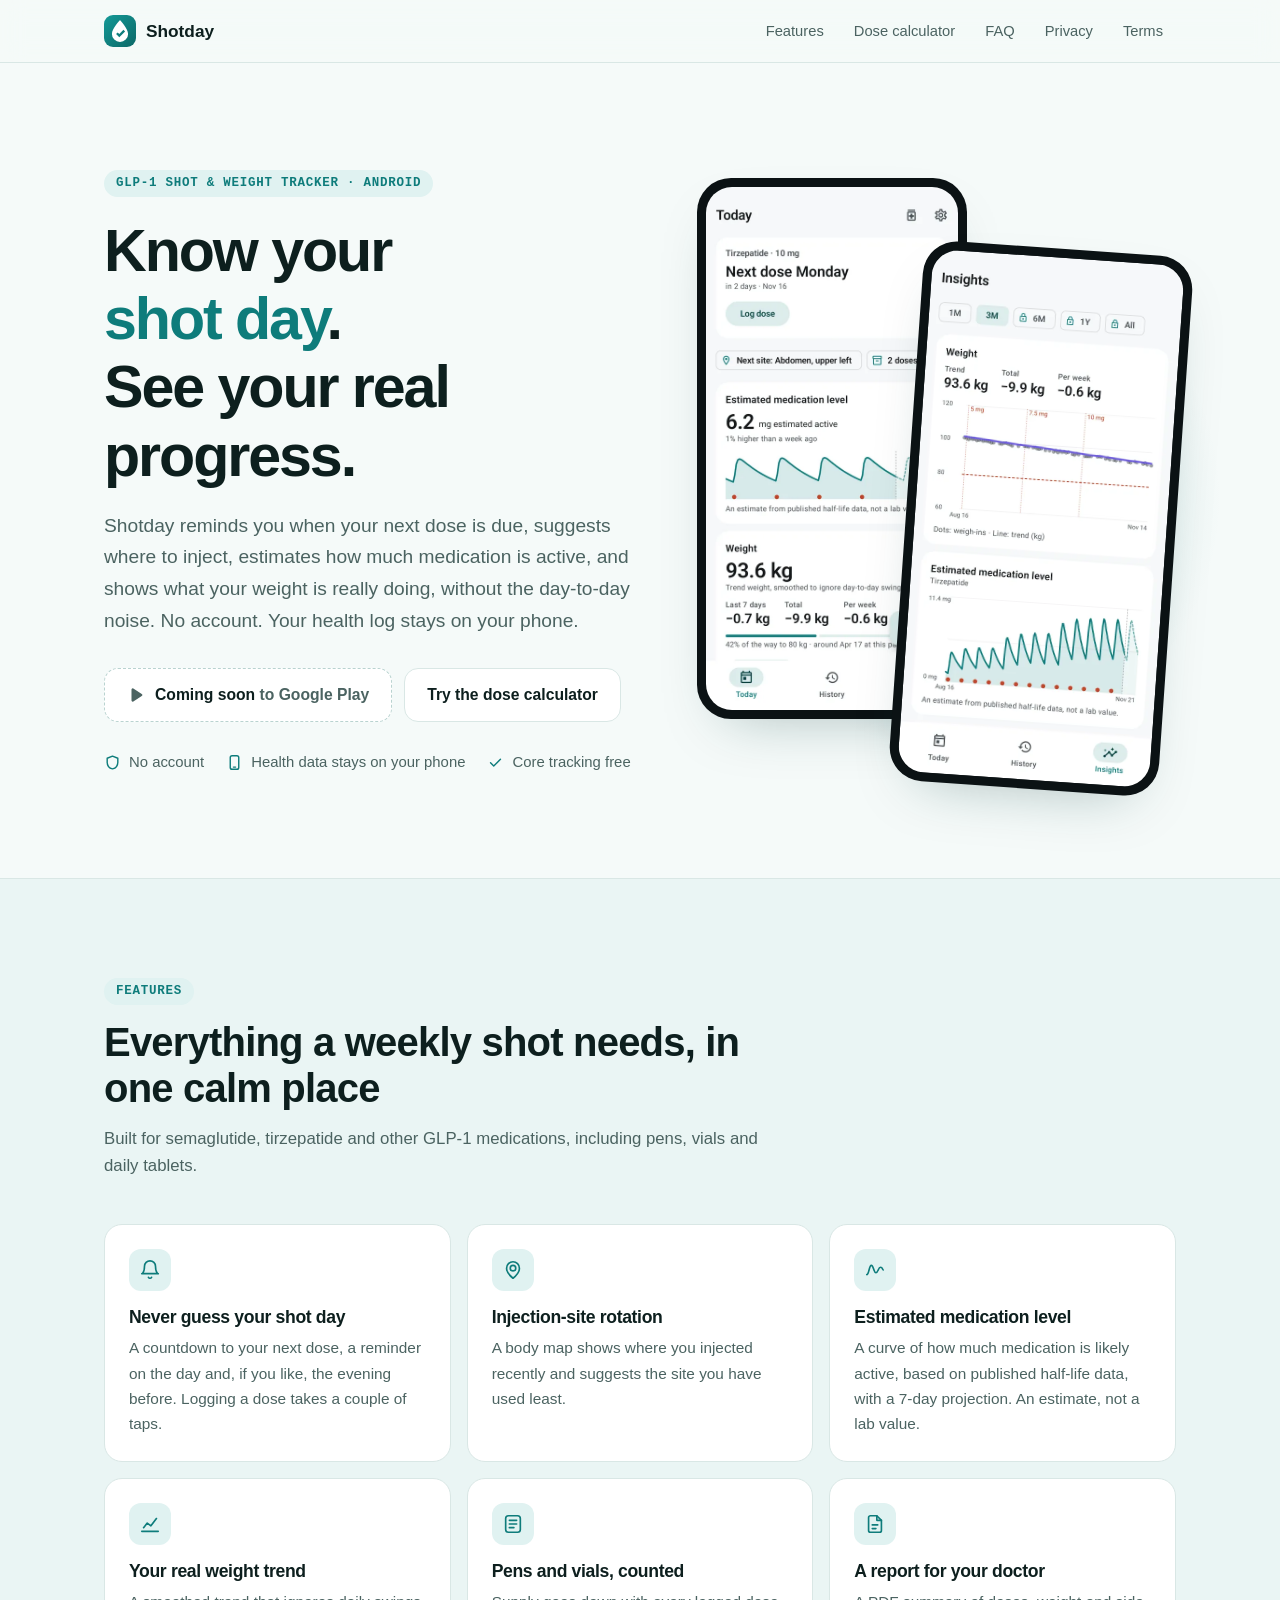
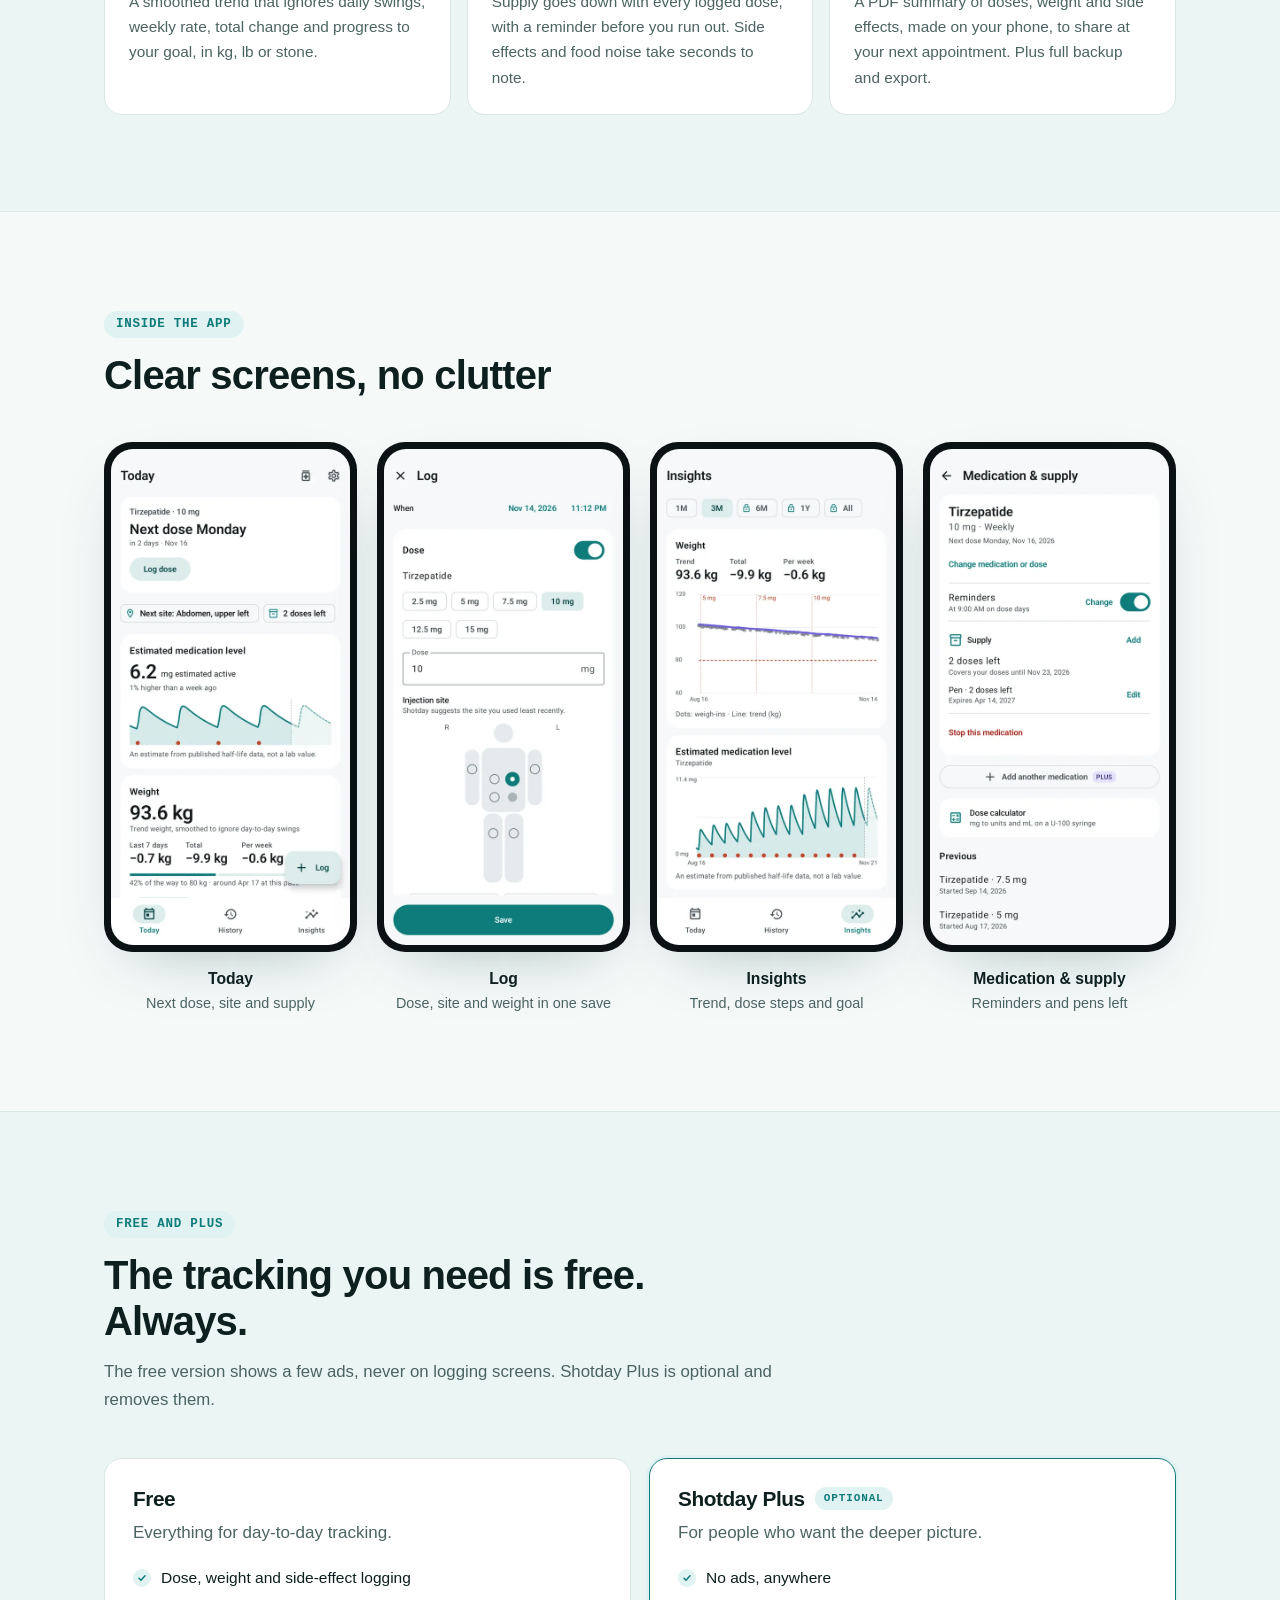
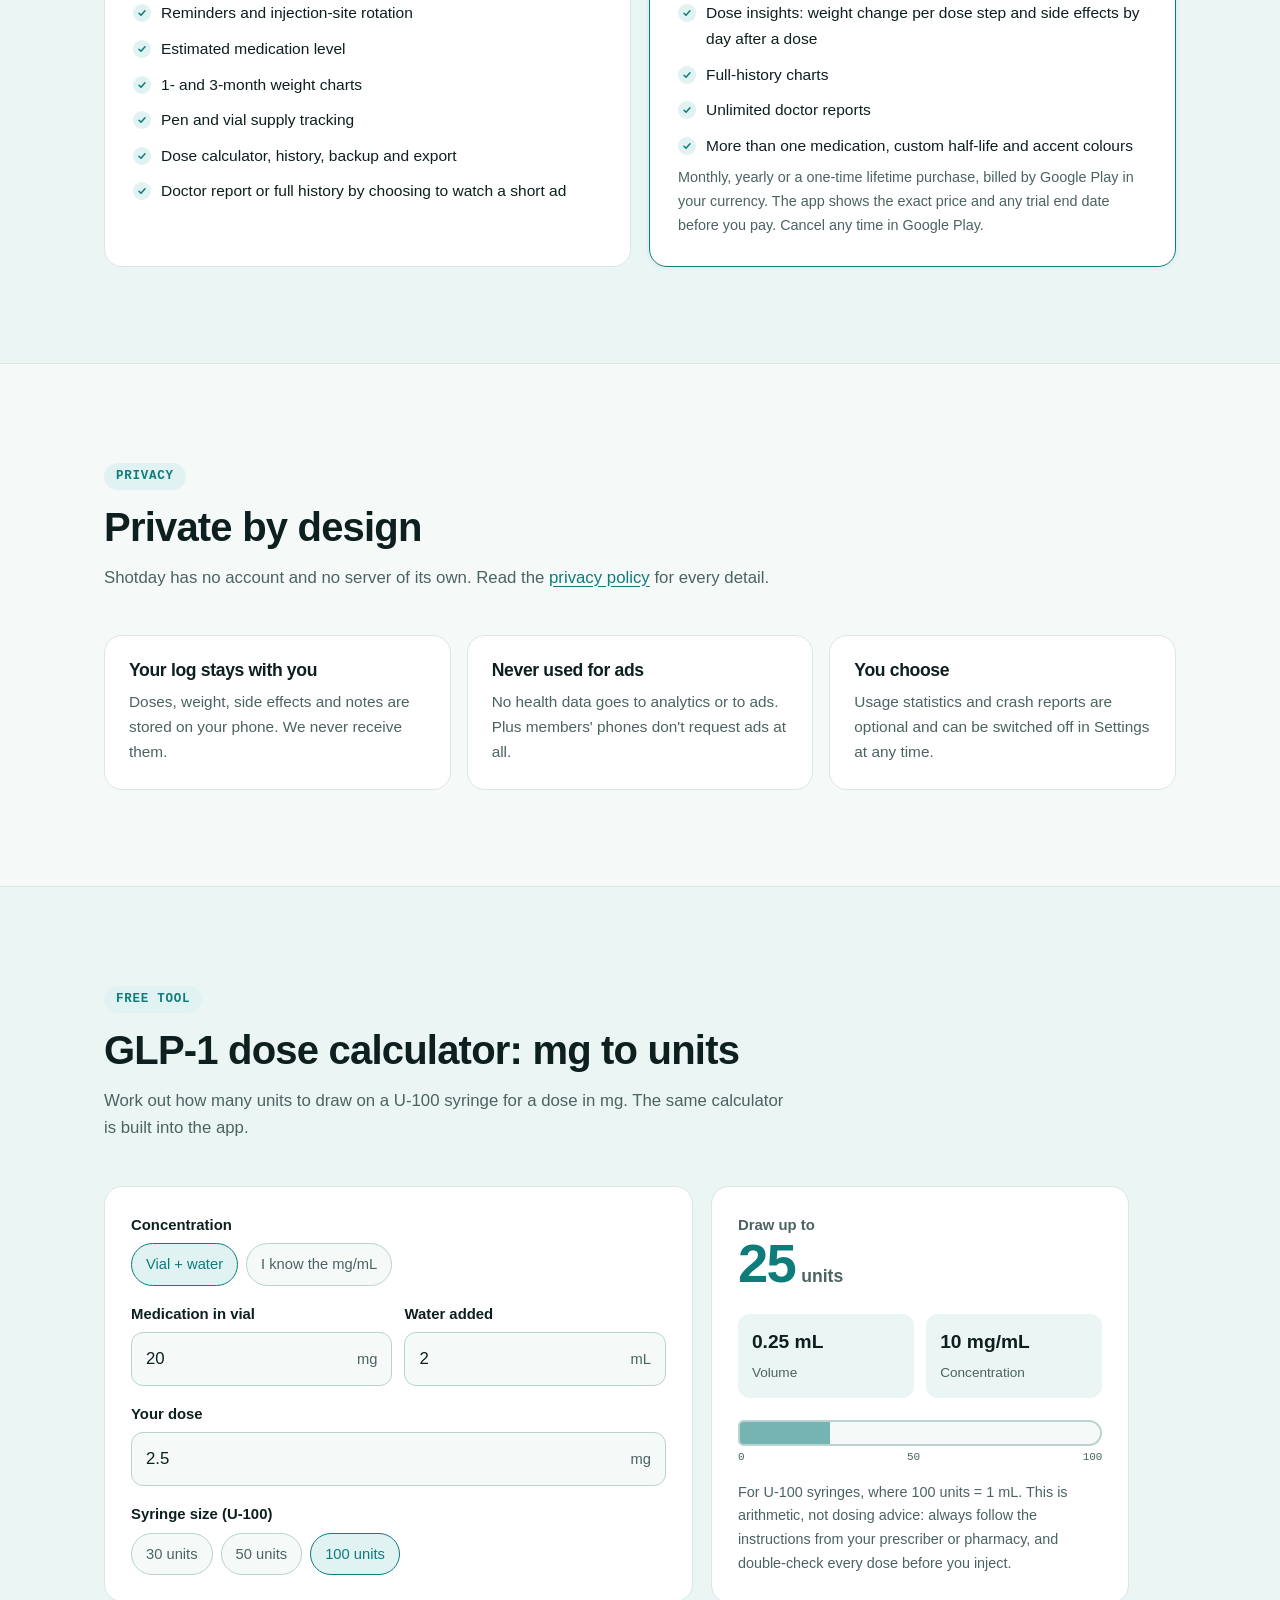
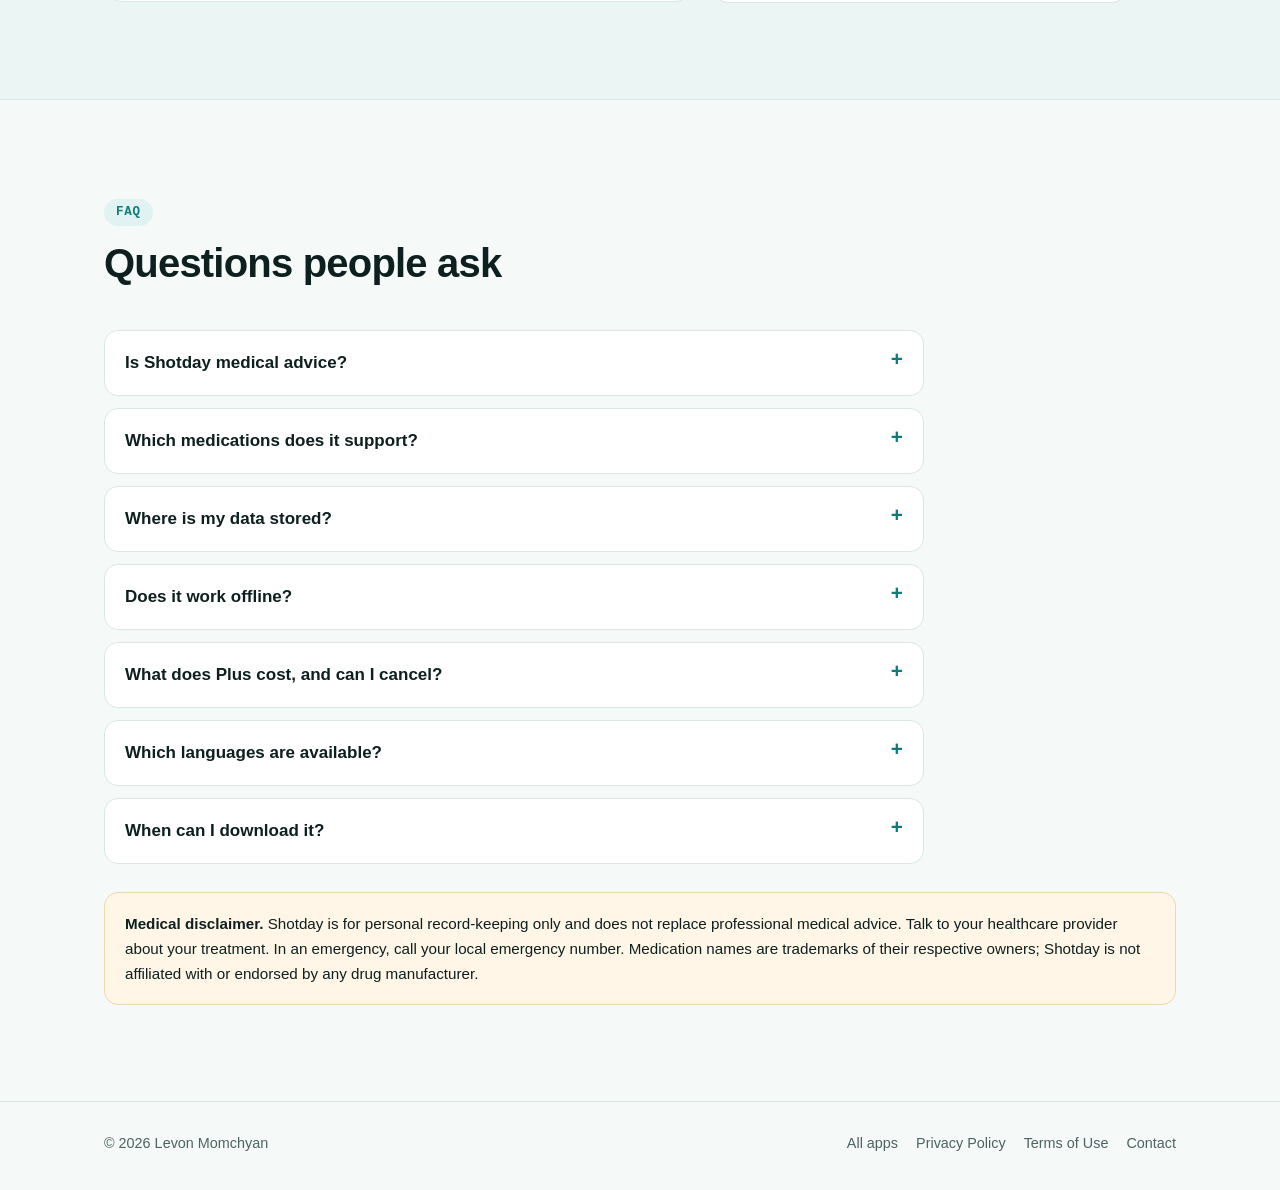
<file: shotday.html>
<!DOCTYPE html>
<html lang="en">
<head>
<meta charset="utf-8">
<meta name="viewport" content="width=device-width, initial-scale=1">
<title>Shotday — GLP-1 Shot &amp; Weight Tracker for Android</title>
<meta name="description" content="Shotday is a private GLP-1 shot and weight tracker for Android: dose reminders, injection-site rotation, an estimated medication level, your real weight trend and a mg-to-units dose calculator. No account, and your health data stays on your phone.">
<meta name="author" content="Levon Momchyan">
<meta name="robots" content="index, follow">
<link rel="canonical" href="https://goodluck3301.github.io/shotday.html">
<meta name="theme-color" content="#0e7c7b">

<meta property="og:type" content="website">
<meta property="og:title" content="Shotday — GLP-1 Shot &amp; Weight Tracker">
<meta property="og:description" content="Know your shot day and see your real progress. Private, no account, health data stays on your phone.">
<meta property="og:url" content="https://goodluck3301.github.io/shotday.html">
<meta property="og:image" content="https://goodluck3301.github.io/assets/shotday/icon-512.png">
<meta property="og:image:width" content="512">
<meta property="og:image:height" content="512">
<meta name="twitter:card" content="summary">

<link rel="icon" type="image/svg+xml" href="assets/shotday/icon.svg">
<link rel="icon" type="image/png" sizes="64x64" href="assets/shotday/icon-64.png">
<link rel="apple-touch-icon" href="assets/shotday/icon-192.png">
<link rel="stylesheet" href="assets/shotday/shotday.css">

<script type="application/ld+json">
{
  "@context": "https://schema.org",
  "@graph": [
    {
      "@type": "MobileApplication",
      "name": "Shotday",
      "alternateName": "Shotday: GLP-1 Shot Tracker",
      "operatingSystem": "Android",
      "applicationCategory": "HealthApplication",
      "description": "A private GLP-1 shot and weight tracker: dose reminders, injection-site rotation, an estimated medication level, weight trend, supply tracking, a dose calculator and a doctor report.",
      "url": "https://goodluck3301.github.io/shotday.html",
      "image": "https://goodluck3301.github.io/assets/shotday/icon-512.png",
      "inLanguage": ["en", "de", "fr"],
      "author": { "@type": "Person", "name": "Levon Momchyan", "url": "https://goodluck3301.github.io/" }
    },
    {
      "@type": "FAQPage",
      "mainEntity": [
        { "@type": "Question", "name": "Is Shotday medical advice?", "acceptedAnswer": { "@type": "Answer", "text": "No. Shotday is a personal log. It is not a medical device and does not diagnose, treat or recommend doses. Always follow your prescriber's instructions." } },
        { "@type": "Question", "name": "Where is my health data stored?", "acceptedAnswer": { "@type": "Answer", "text": "On your phone. There is no Shotday account and no Shotday server. Your doses, weight and notes leave the phone only if you export or share them yourself, or through Android's own encrypted backup to your Google account." } },
        { "@type": "Question", "name": "How do I convert mg to units?", "acceptedAnswer": { "@type": "Answer", "text": "Divide the dose in mg by the concentration in mg per mL to get mL, then multiply by 100 for a U-100 syringe. For example, 2.5 mg at 10 mg/mL is 0.25 mL, which is 25 units." } }
      ]
    }
  ]
}
</script>
</head>
<body>

<header class="site-header">
  <div class="inner">
    <a class="brand" href="shotday.html"><img src="assets/shotday/icon.svg" alt="" width="32" height="32">Shotday</a>
    <nav class="site-nav" aria-label="Shotday">
      <a class="opt" href="#features">Features</a>
      <a class="opt" href="#calculator">Dose calculator</a>
      <a class="opt" href="#faq">FAQ</a>
      <a href="shotday-privacy.html">Privacy</a>
      <a href="shotday-terms.html">Terms</a>
    </nav>
  </div>
</header>

<main>

  <!-- ============================== HERO ============================== -->
  <section class="hero">
    <div class="wrap hero-grid">
      <div>
        <span class="eyebrow">GLP-1 shot &amp; weight tracker · Android</span>
        <h1>Know your <em>shot day</em>.<br>See your real progress.</h1>
        <p class="lead">
          Shotday reminds you when your next dose is due, suggests where to inject, estimates how
          much medication is active, and shows what your weight is really doing, without the
          day-to-day noise. No account. Your health log stays on your phone.
        </p>
        <div class="hero-actions">
          <span class="btn btn-soon" role="note">
            <svg viewBox="0 0 24 24" fill="currentColor" aria-hidden="true"><path d="M6 4.6a1.6 1.6 0 0 1 2.46-1.35l11.2 7.4a1.6 1.6 0 0 1 0 2.7l-11.2 7.4A1.6 1.6 0 0 1 6 19.4V4.6Z"/></svg>
            <span><b>Coming soon</b> to Google Play</span>
          </span>
          <a class="btn btn-ghost" href="#calculator">Try the dose calculator</a>
        </div>
        <ul class="trust">
          <li><svg viewBox="0 0 24 24" fill="none" stroke="currentColor" stroke-width="2" stroke-linecap="round" stroke-linejoin="round" aria-hidden="true"><path d="M12 3 4.5 6v5.5c0 4.6 3.2 8.4 7.5 9.5 4.3-1.1 7.5-4.9 7.5-9.5V6L12 3Z"/></svg>No account</li>
          <li><svg viewBox="0 0 24 24" fill="none" stroke="currentColor" stroke-width="2" stroke-linecap="round" stroke-linejoin="round" aria-hidden="true"><rect x="6" y="2.5" width="12" height="19" rx="2.6"/><path d="M10.5 18.5h3"/></svg>Health data stays on your phone</li>
          <li><svg viewBox="0 0 24 24" fill="none" stroke="currentColor" stroke-width="2" stroke-linecap="round" stroke-linejoin="round" aria-hidden="true"><path d="m5 12.5 4.5 4.5L19 7.5"/></svg>Core tracking free</li>
        </ul>
      </div>
      <div class="phones" aria-label="Shotday screenshots">
        <div class="hero-glow" aria-hidden="true"></div>
        <figure class="phone"><img src="assets/shotday/shot-today.webp" width="540" height="1120" alt="Shotday Today screen: next dose Monday, next injection site, estimated medication level and weight trend"></figure>
        <figure class="phone"><img src="assets/shotday/shot-insights.webp" width="540" height="1120" alt="Shotday Insights screen: weight trend chart with dose-step markers and the medication level chart" loading="lazy"></figure>
      </div>
    </div>
  </section>

  <!-- ============================== FEATURES ============================== -->
  <section class="block alt" id="features">
    <div class="wrap">
      <div class="section-head">
        <span class="eyebrow">Features</span>
        <h2>Everything a weekly shot needs, in one calm place</h2>
        <p>Built for semaglutide, tirzepatide and other GLP-1 medications, including pens, vials and daily tablets.</p>
      </div>
      <div class="grid grid-3">
        <article class="card">
          <div class="ico"><svg viewBox="0 0 24 24" fill="none" stroke="currentColor" stroke-width="1.8" stroke-linecap="round" stroke-linejoin="round" aria-hidden="true"><path d="M6 8a6 6 0 1 1 12 0c0 7 3 8 3 8H3s3-1 3-8"/><path d="M10.3 20a1.9 1.9 0 0 0 3.4 0"/></svg></div>
          <h3>Never guess your shot day</h3>
          <p>A countdown to your next dose, a reminder on the day and, if you like, the evening before. Logging a dose takes a couple of taps.</p>
        </article>
        <article class="card">
          <div class="ico"><svg viewBox="0 0 24 24" fill="none" stroke="currentColor" stroke-width="1.8" stroke-linecap="round" stroke-linejoin="round" aria-hidden="true"><circle cx="12" cy="10" r="3"/><path d="M12 21s-7-5.5-7-11a7 7 0 0 1 14 0c0 5.5-7 11-7 11Z"/></svg></div>
          <h3>Injection-site rotation</h3>
          <p>A body map shows where you injected recently and suggests the site you have used least.</p>
        </article>
        <article class="card">
          <div class="ico"><svg viewBox="0 0 24 24" fill="none" stroke="currentColor" stroke-width="1.8" stroke-linecap="round" stroke-linejoin="round" aria-hidden="true"><path d="M3 17c2.5 0 2.5-10 5-10s2.5 8 5 8 2.5-6 5-6 2 3 3 3"/></svg></div>
          <h3>Estimated medication level</h3>
          <p>A curve of how much medication is likely active, based on published half-life data, with a 7-day projection. An estimate, not a lab value.</p>
        </article>
        <article class="card">
          <div class="ico"><svg viewBox="0 0 24 24" fill="none" stroke="currentColor" stroke-width="1.8" stroke-linecap="round" stroke-linejoin="round" aria-hidden="true"><path d="M3 20h18"/><path d="M5 16l4-5 4 3 6-8"/></svg></div>
          <h3>Your real weight trend</h3>
          <p>A smoothed trend that ignores daily swings, weekly rate, total change and progress to your goal, in kg, lb or stone.</p>
        </article>
        <article class="card">
          <div class="ico"><svg viewBox="0 0 24 24" fill="none" stroke="currentColor" stroke-width="1.8" stroke-linecap="round" stroke-linejoin="round" aria-hidden="true"><rect x="4" y="3" width="16" height="18" rx="3"/><path d="M8 8h8M8 12h8M8 16h5"/></svg></div>
          <h3>Pens and vials, counted</h3>
          <p>Supply goes down with every logged dose, with a reminder before you run out. Side effects and food noise take seconds to note.</p>
        </article>
        <article class="card">
          <div class="ico"><svg viewBox="0 0 24 24" fill="none" stroke="currentColor" stroke-width="1.8" stroke-linecap="round" stroke-linejoin="round" aria-hidden="true"><path d="M14 3H7a2 2 0 0 0-2 2v14a2 2 0 0 0 2 2h10a2 2 0 0 0 2-2V8l-5-5Z"/><path d="M14 3v5h5M9 13h6M9 17h4"/></svg></div>
          <h3>A report for your doctor</h3>
          <p>A PDF summary of doses, weight and side effects, made on your phone, to share at your next appointment. Plus full backup and export.</p>
        </article>
      </div>
    </div>
  </section>

  <!-- ============================== SCREENS ============================== -->
  <section class="block" id="screens">
    <div class="wrap">
      <div class="section-head">
        <span class="eyebrow">Inside the app</span>
        <h2>Clear screens, no clutter</h2>
      </div>
      <div class="gallery">
        <figure><div class="frame"><img src="assets/shotday/shot-today.webp" width="540" height="1120" loading="lazy" alt="Today screen with the next dose, injection site, supply and medication level"></div><figcaption>Today<span>Next dose, site and supply</span></figcaption></figure>
        <figure><div class="frame"><img src="assets/shotday/shot-log.webp" width="540" height="1120" loading="lazy" alt="Log screen with dose strengths and an injection-site body map"></div><figcaption>Log<span>Dose, site and weight in one save</span></figcaption></figure>
        <figure><div class="frame"><img src="assets/shotday/shot-insights.webp" width="540" height="1120" loading="lazy" alt="Insights screen with the weight trend and medication level charts"></div><figcaption>Insights<span>Trend, dose steps and goal</span></figcaption></figure>
        <figure><div class="frame"><img src="assets/shotday/shot-supply.webp" width="540" height="1120" loading="lazy" alt="Medication and supply screen with reminders and pen supply"></div><figcaption>Medication &amp; supply<span>Reminders and pens left</span></figcaption></figure>
      </div>
    </div>
  </section>

  <!-- ============================== FREE VS PLUS ============================== -->
  <section class="block alt" id="plans">
    <div class="wrap">
      <div class="section-head">
        <span class="eyebrow">Free and Plus</span>
        <h2>The tracking you need is free. Always.</h2>
        <p>The free version shows a few ads, never on logging screens. Shotday Plus is optional and removes them.</p>
      </div>
      <div class="plans">
        <div class="plan">
          <h3>Free</h3>
          <p>Everything for day-to-day tracking.</p>
          <ul class="checks">
            <li>Dose, weight and side-effect logging</li>
            <li>Reminders and injection-site rotation</li>
            <li>Estimated medication level</li>
            <li>1- and 3-month weight charts</li>
            <li>Pen and vial supply tracking</li>
            <li>Dose calculator, history, backup and export</li>
            <li>Doctor report or full history by choosing to watch a short ad</li>
          </ul>
        </div>
        <div class="plan plus">
          <h3>Shotday Plus <span class="tag">Optional</span></h3>
          <p>For people who want the deeper picture.</p>
          <ul class="checks">
            <li>No ads, anywhere</li>
            <li>Dose insights: weight change per dose step and side effects by day after a dose</li>
            <li>Full-history charts</li>
            <li>Unlimited doctor reports</li>
            <li>More than one medication, custom half-life and accent colours</li>
          </ul>
          <p class="fineprint">Monthly, yearly or a one-time lifetime purchase, billed by Google Play in your currency. The app shows the exact price and any trial end date before you pay. Cancel any time in Google Play.</p>
        </div>
      </div>
    </div>
  </section>

  <!-- ============================== PRIVACY ============================== -->
  <section class="block" id="privacy">
    <div class="wrap">
      <div class="section-head">
        <span class="eyebrow">Privacy</span>
        <h2>Private by design</h2>
        <p>Shotday has no account and no server of its own. Read the <a href="shotday-privacy.html">privacy policy</a> for every detail.</p>
      </div>
      <div class="grid grid-3">
        <article class="card"><h3>Your log stays with you</h3><p>Doses, weight, side effects and notes are stored on your phone. We never receive them.</p></article>
        <article class="card"><h3>Never used for ads</h3><p>No health data goes to analytics or to ads. Plus members' phones don't request ads at all.</p></article>
        <article class="card"><h3>You choose</h3><p>Usage statistics and crash reports are optional and can be switched off in Settings at any time.</p></article>
      </div>
    </div>
  </section>

  <!-- ============================== CALCULATOR ============================== -->
  <section class="block alt" id="calculator">
    <div class="wrap">
      <div class="section-head">
        <span class="eyebrow">Free tool</span>
        <h2>GLP-1 dose calculator: mg to units</h2>
        <p>Work out how many units to draw on a U-100 syringe for a dose in mg. The same calculator is built into the app.</p>
      </div>
      <div class="calc">
        <form id="calc-form" novalidate>
          <div class="field">
            <span id="mode-label" style="font-weight:600;font-size:.93rem">Concentration</span>
            <div class="seg" role="radiogroup" aria-labelledby="mode-label">
              <input type="radio" name="mode" id="mode-vial" value="vial" checked><label for="mode-vial">Vial + water</label>
              <input type="radio" name="mode" id="mode-conc" value="conc"><label for="mode-conc">I know the mg/mL</label>
            </div>
          </div>
          <div class="row2" id="vial-fields">
            <div class="field">
              <label for="vial-mg">Medication in vial</label>
              <div class="input"><input id="vial-mg" inputmode="decimal" autocomplete="off" value="20"><span>mg</span></div>
            </div>
            <div class="field">
              <label for="water-ml">Water added</label>
              <div class="input"><input id="water-ml" inputmode="decimal" autocomplete="off" value="2"><span>mL</span></div>
            </div>
          </div>
          <div class="field" id="conc-field" hidden>
            <label for="conc">Concentration</label>
            <div class="input"><input id="conc" inputmode="decimal" autocomplete="off" value="10"><span>mg/mL</span></div>
            <span class="hint">Printed on the vial label or your pharmacy instructions.</span>
          </div>
          <div class="field">
            <label for="dose">Your dose</label>
            <div class="input"><input id="dose" inputmode="decimal" autocomplete="off" value="2.5"><span>mg</span></div>
          </div>
          <div class="field" style="margin-bottom:0">
            <span id="syringe-label" style="font-weight:600;font-size:.93rem">Syringe size (U-100)</span>
            <div class="seg" role="radiogroup" aria-labelledby="syringe-label">
              <input type="radio" name="syringe" id="s30" value="30"><label for="s30">30 units</label>
              <input type="radio" name="syringe" id="s50" value="50"><label for="s50">50 units</label>
              <input type="radio" name="syringe" id="s100" value="100" checked><label for="s100">100 units</label>
            </div>
          </div>
        </form>
        <div class="result" aria-live="polite">
          <p style="color:var(--muted);font-weight:600;font-size:.93rem">Draw up to</p>
          <p class="big"><span id="r-units">25</span><small>units</small></p>
          <div class="stats">
            <div><b id="r-ml">0.25 mL</b><span>Volume</span></div>
            <div><b id="r-conc">10 mg/mL</b><span>Concentration</span></div>
          </div>
          <div class="syringe" aria-hidden="true"><i id="r-fill"></i></div>
          <div class="syringe-scale" aria-hidden="true"><span>0</span><span id="r-half">50</span><span id="r-max">100</span></div>
          <p class="notice" id="r-notice" hidden></p>
          <p class="fineprint">For U-100 syringes, where 100 units = 1 mL. This is arithmetic, not dosing advice: always follow the instructions from your prescriber or pharmacy, and double-check every dose before you inject.</p>
        </div>
      </div>
    </div>
  </section>

  <!-- ============================== FAQ ============================== -->
  <section class="block" id="faq">
    <div class="wrap">
      <div class="section-head">
        <span class="eyebrow">FAQ</span>
        <h2>Questions people ask</h2>
      </div>
      <div class="faq">
        <details><summary>Is Shotday medical advice?</summary><p>No. Shotday is a personal log. It is not a medical device and it does not diagnose, treat or recommend doses. The medication level is an estimate from published half-life data, not a lab value. Always follow your prescriber's instructions.</p></details>
        <details><summary>Which medications does it support?</summary><p>Weekly and daily GLP-1 medications: semaglutide (injections and tablets), tirzepatide, liraglutide, dulaglutide and orforglipron, as brand-name or compounded products. You can also add any other medication with your own schedule.</p></details>
        <details><summary>Where is my data stored?</summary><p>On your phone. There is no Shotday account and no Shotday server. Your log leaves the phone only if you export or share it yourself, or through Android's own encrypted backup to your Google account, which you control in Android settings.</p></details>
        <details><summary>Does it work offline?</summary><p>Yes. Logging, reminders, charts and the calculator all work without a connection. The internet is used only for ads in the free version, purchases, and the optional usage statistics and crash reports.</p></details>
        <details><summary>What does Plus cost, and can I cancel?</summary><p>Plus is available monthly, yearly or as a one-time lifetime purchase. Google Play shows the exact price in your currency before you pay. Subscriptions can be cancelled any time in Google Play under Payments &amp; subscriptions, and you keep Plus until the end of the paid period.</p></details>
        <details><summary>Which languages are available?</summary><p>English, German and French, with kg, lb or stone, and 12- or 24-hour time.</p></details>
        <details><summary>When can I download it?</summary><p>Shotday is in testing and coming to Google Play soon. This page will link to it as soon as it is available.</p></details>
      </div>
      <p class="disclaimer"><b>Medical disclaimer.</b> Shotday is for personal record-keeping only and does not replace professional medical advice. Talk to your healthcare provider about your treatment. In an emergency, call your local emergency number. Medication names are trademarks of their respective owners; Shotday is not affiliated with or endorsed by any drug manufacturer.</p>
    </div>
  </section>

</main>

<footer class="site-footer">
  <div class="inner">
    <span>&copy; <span id="year">2026</span> Levon Momchyan</span>
    <nav aria-label="Footer">
      <a href="index.html">All apps</a>
      <a href="shotday-privacy.html">Privacy Policy</a>
      <a href="shotday-terms.html">Terms of Use</a>
      <a href="mailto:levonmyan22@gmail.com?subject=Shotday">Contact</a>
    </nav>
  </div>
</footer>

<script>
(() => {
  const $ = id => document.getElementById(id);
  const num = el => {
    const v = parseFloat(String(el.value).trim().replace(",", "."));
    return Number.isFinite(v) && v > 0 ? v : null;
  };
  const fmt = (v, digits) => Number(v.toFixed(digits)).toLocaleString(undefined, { maximumFractionDigits: digits });

  function update() {
    const mode = document.querySelector('input[name="mode"]:checked').value;
    const syringe = Number(document.querySelector('input[name="syringe"]:checked').value);
    $("vial-fields").hidden = mode !== "vial";
    $("conc-field").hidden = mode !== "conc";
    $("r-half").textContent = syringe / 2;
    $("r-max").textContent = syringe;

    const conc = mode === "vial"
      ? (num($("vial-mg")) && num($("water-ml")) ? num($("vial-mg")) / num($("water-ml")) : null)
      : num($("conc"));
    const dose = num($("dose"));
    const notice = $("r-notice");
    notice.hidden = true;

    if (!conc || !dose) {
      $("r-units").textContent = "—";
      $("r-ml").textContent = "—";
      $("r-conc").textContent = conc ? fmt(conc, 2) + " mg/mL" : "—";
      $("r-fill").style.width = "0";
      return;
    }
    const ml = dose / conc;
    const units = ml * 100;
    $("r-units").textContent = fmt(units, 1);
    $("r-ml").textContent = fmt(ml, 3) + " mL";
    $("r-conc").textContent = fmt(conc, 2) + " mg/mL";
    $("r-fill").style.width = Math.min(units / syringe, 1) * 100 + "%";

    if (units > syringe) {
      notice.textContent = "This is more than one full " + syringe + "-unit syringe. Check the concentration and your instructions with your pharmacist.";
      notice.hidden = false;
    } else if (units < 2) {
      notice.textContent = "This is a very small volume that is hard to measure accurately. Check the concentration with your pharmacist.";
      notice.hidden = false;
    }
  }

  $("calc-form").addEventListener("input", update);
  $("calc-form").addEventListener("change", update);
  update();
  $("year").textContent = new Date().getFullYear();
})();
</script>
</body>
</html>
</file>
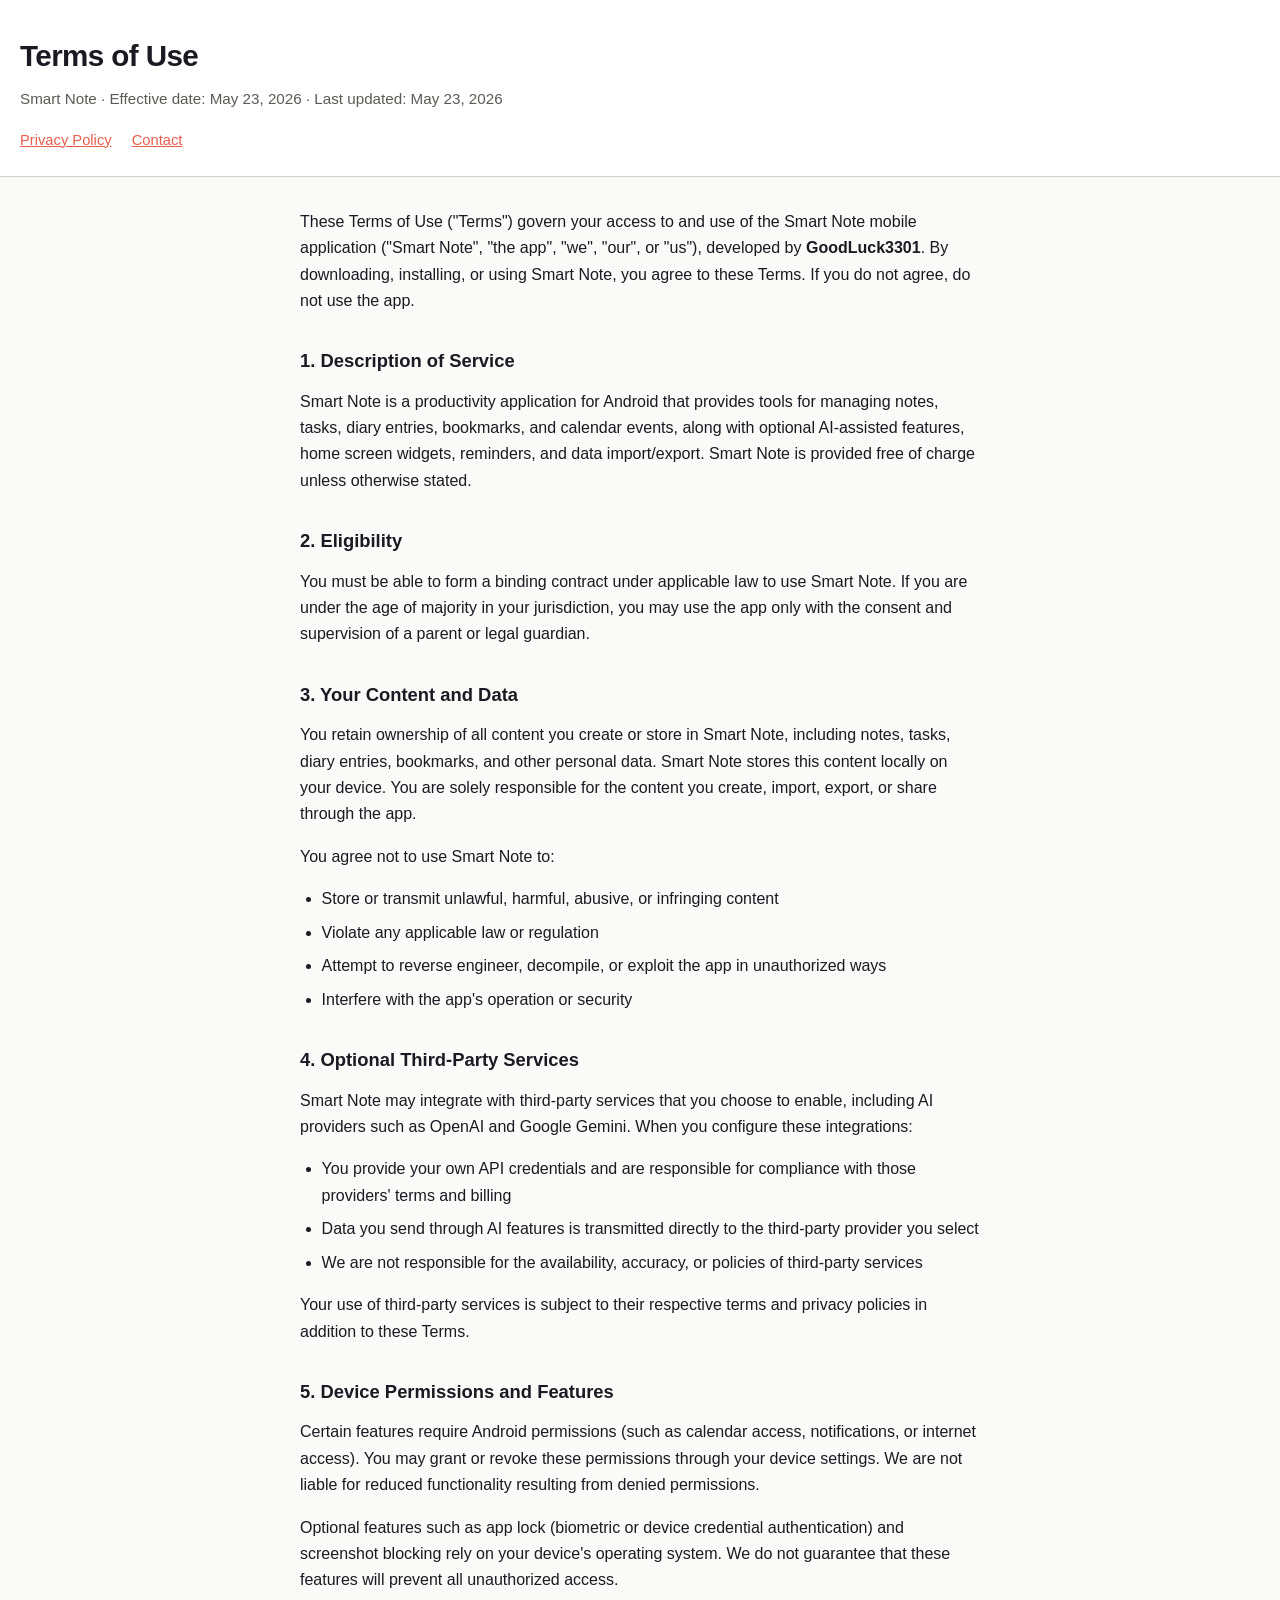
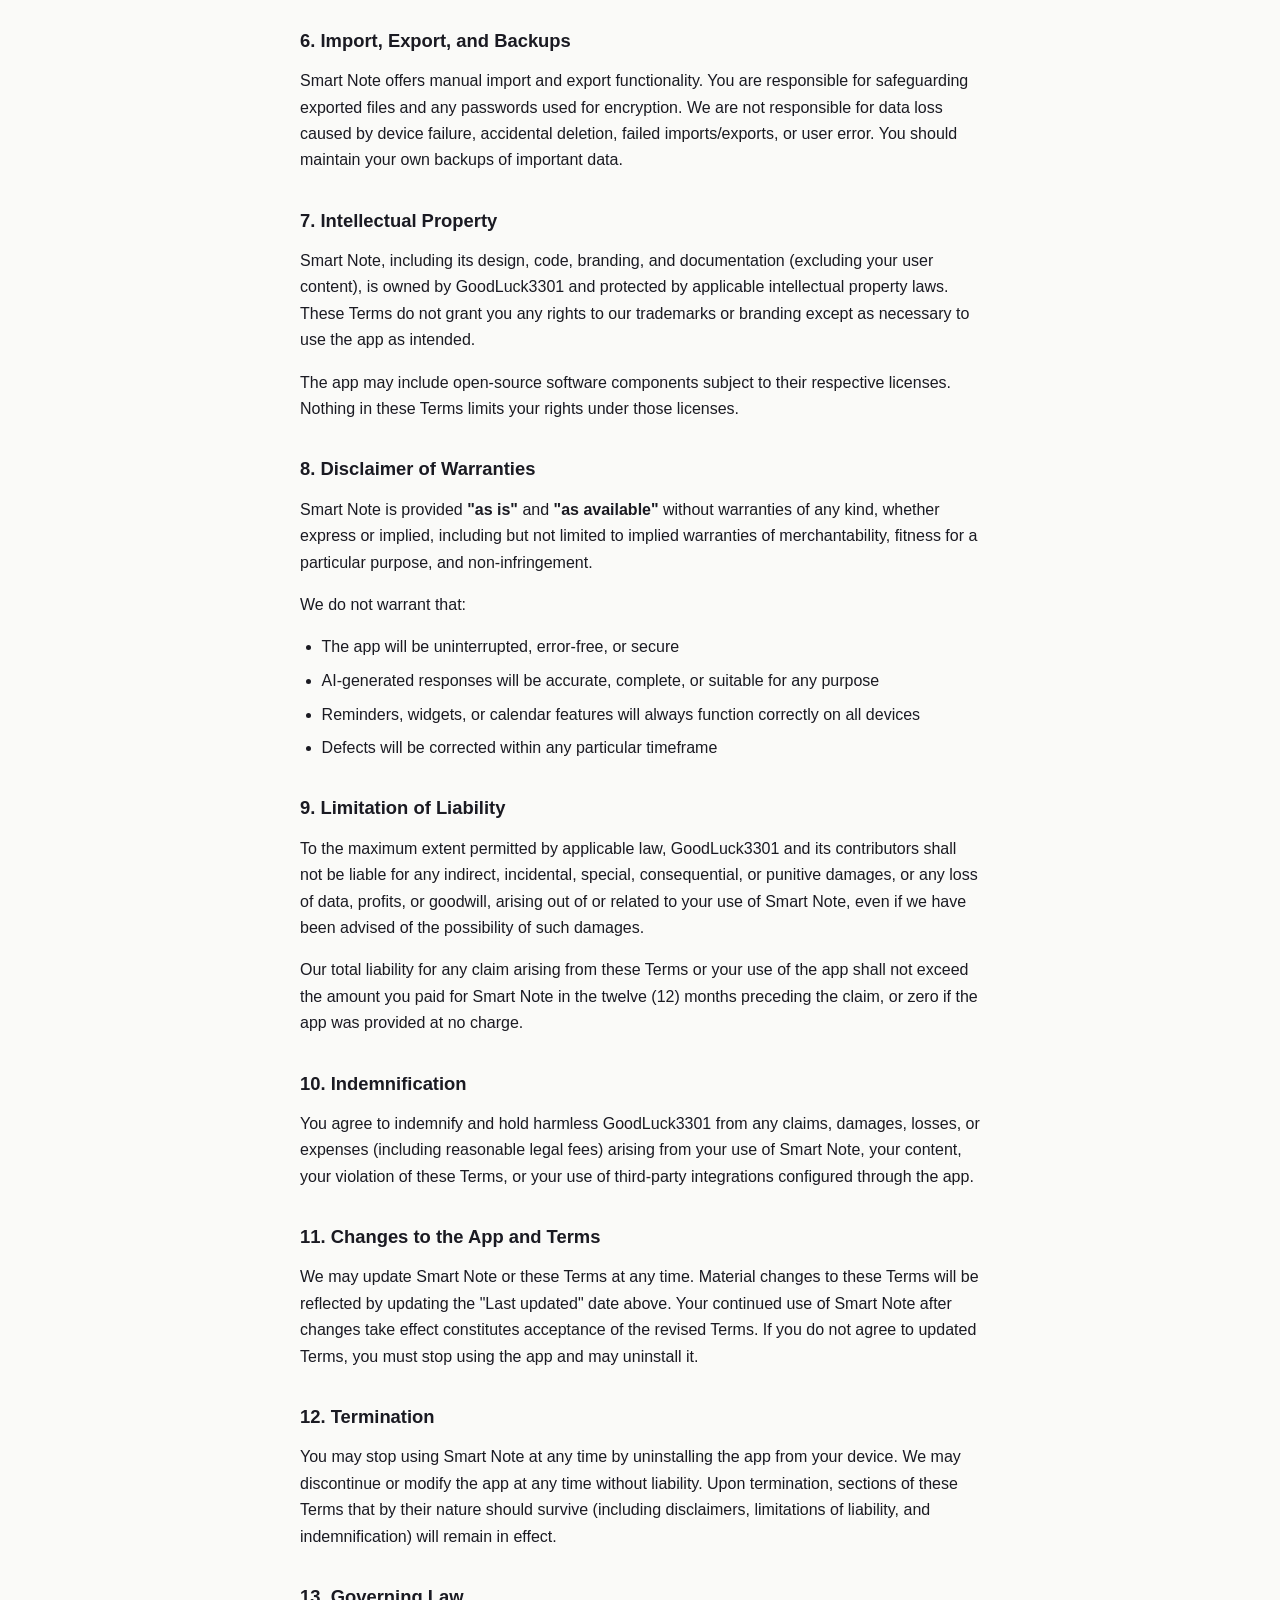
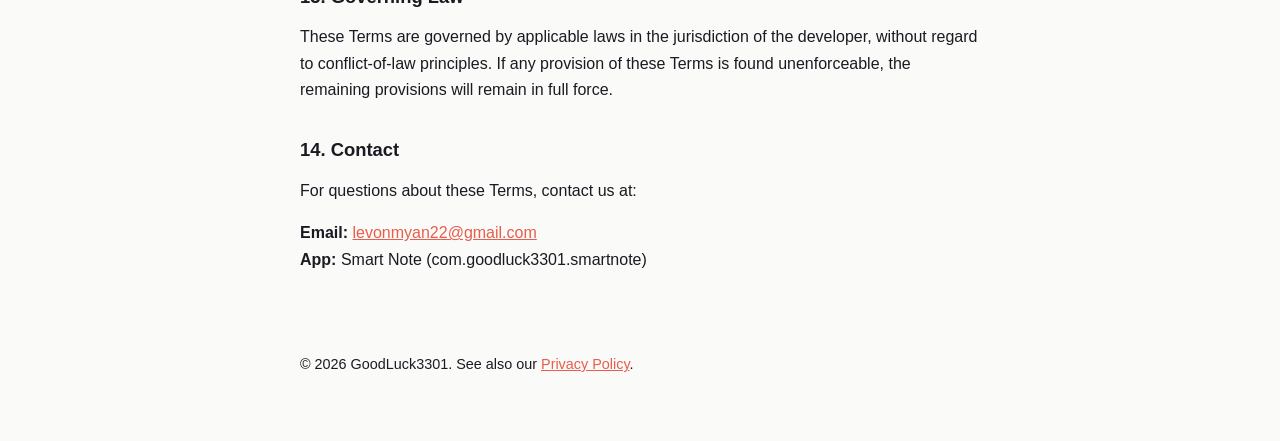
<file: term-of-use.html>
<!DOCTYPE html>
<html lang="en">
<head>
  <meta charset="UTF-8">
  <meta name="viewport" content="width=device-width, initial-scale=1.0">
  <meta name="description" content="Terms of Use for Smart Note — a local-first productivity app for Android.">
  <title>Terms of Use — Smart Note</title>
  <style>
    :root {
      color-scheme: light dark;
      --bg: #fafaf8;
      --surface: #ffffff;
      --text: #1a1a22;
      --muted: #5c5a55;
      --accent: #e85d4c;
      --border: #d4d2cc;
      --max-width: 720px;
    }
    @media (prefers-color-scheme: dark) {
      :root {
        --bg: #121218;
        --surface: #1e1e26;
        --text: #e8e6e1;
        --muted: #c8c6c0;
        --border: #3a3a44;
      }
    }
    * { box-sizing: border-box; }
    body {
      margin: 0;
      font-family: -apple-system, BlinkMacSystemFont, "Segoe UI", Roboto, Helvetica, Arial, sans-serif;
      font-size: 16px;
      line-height: 1.65;
      color: var(--text);
      background: var(--bg);
    }
    header {
      background: var(--surface);
      border-bottom: 1px solid var(--border);
      padding: 2rem 1.25rem 1.5rem;
    }
    main {
      max-width: var(--max-width);
      margin: 0 auto;
      padding: 2rem 1.25rem 4rem;
    }
    h1 {
      margin: 0 0 0.35rem;
      font-size: 1.85rem;
      font-weight: 650;
      letter-spacing: -0.02em;
    }
    .meta {
      color: var(--muted);
      font-size: 0.95rem;
      margin: 0;
    }
    h2 {
      margin: 2rem 0 0.75rem;
      font-size: 1.15rem;
      font-weight: 650;
    }
    p, li { color: var(--text); }
    p { margin: 0 0 1rem; }
    ul, ol { margin: 0 0 1rem; padding-left: 1.35rem; }
    li { margin-bottom: 0.45rem; }
    a { color: var(--accent); }
    nav {
      margin-top: 1rem;
      font-size: 0.92rem;
    }
    nav a { margin-right: 1rem; }
    footer {
      max-width: var(--max-width);
      margin: 0 auto;
      padding: 0 1.25rem 3rem;
      color: var(--muted);
      font-size: 0.9rem;
    }
  </style>
</head>
<body>
  <header>
    <h1>Terms of Use</h1>
    <p class="meta">Smart Note · Effective date: May 23, 2026 · Last updated: May 23, 2026</p>
    <nav>
      <a href="https://goodluck3301.github.io/">Privacy Policy</a>
      <a href="mailto:levonmyan22@gmail.com">Contact</a>
    </nav>
  </header>

  <main>
    <p>
      These Terms of Use ("Terms") govern your access to and use of the Smart Note mobile application
      ("Smart Note", "the app", "we", "our", or "us"), developed by <strong>GoodLuck3301</strong>.
      By downloading, installing, or using Smart Note, you agree to these Terms. If you do not agree, do not use the app.
    </p>

    <h2>1. Description of Service</h2>
    <p>
      Smart Note is a productivity application for Android that provides tools for managing notes, tasks, diary entries,
      bookmarks, and calendar events, along with optional AI-assisted features, home screen widgets, reminders, and
      data import/export. Smart Note is provided free of charge unless otherwise stated.
    </p>

    <h2>2. Eligibility</h2>
    <p>
      You must be able to form a binding contract under applicable law to use Smart Note. If you are under the age of
      majority in your jurisdiction, you may use the app only with the consent and supervision of a parent or legal
      guardian.
    </p>

    <h2>3. Your Content and Data</h2>
    <p>
      You retain ownership of all content you create or store in Smart Note, including notes, tasks, diary entries,
      bookmarks, and other personal data. Smart Note stores this content locally on your device. You are solely
      responsible for the content you create, import, export, or share through the app.
    </p>
    <p>You agree not to use Smart Note to:</p>
    <ul>
      <li>Store or transmit unlawful, harmful, abusive, or infringing content</li>
      <li>Violate any applicable law or regulation</li>
      <li>Attempt to reverse engineer, decompile, or exploit the app in unauthorized ways</li>
      <li>Interfere with the app's operation or security</li>
    </ul>

    <h2>4. Optional Third-Party Services</h2>
    <p>
      Smart Note may integrate with third-party services that you choose to enable, including AI providers such as
      OpenAI and Google Gemini. When you configure these integrations:
    </p>
    <ul>
      <li>You provide your own API credentials and are responsible for compliance with those providers' terms and billing</li>
      <li>Data you send through AI features is transmitted directly to the third-party provider you select</li>
      <li>We are not responsible for the availability, accuracy, or policies of third-party services</li>
    </ul>
    <p>
      Your use of third-party services is subject to their respective terms and privacy policies in addition to these Terms.
    </p>

    <h2>5. Device Permissions and Features</h2>
    <p>
      Certain features require Android permissions (such as calendar access, notifications, or internet access).
      You may grant or revoke these permissions through your device settings. We are not liable for reduced
      functionality resulting from denied permissions.
    </p>
    <p>
      Optional features such as app lock (biometric or device credential authentication) and screenshot blocking
      rely on your device's operating system. We do not guarantee that these features will prevent all unauthorized access.
    </p>

    <h2>6. Import, Export, and Backups</h2>
    <p>
      Smart Note offers manual import and export functionality. You are responsible for safeguarding exported files
      and any passwords used for encryption. We are not responsible for data loss caused by device failure, accidental
      deletion, failed imports/exports, or user error. You should maintain your own backups of important data.
    </p>

    <h2>7. Intellectual Property</h2>
    <p>
      Smart Note, including its design, code, branding, and documentation (excluding your user content), is owned by
      GoodLuck3301 and protected by applicable intellectual property laws. These Terms do not grant you any rights to
      our trademarks or branding except as necessary to use the app as intended.
    </p>
    <p>
      The app may include open-source software components subject to their respective licenses. Nothing in these Terms
      limits your rights under those licenses.
    </p>

    <h2>8. Disclaimer of Warranties</h2>
    <p>
      Smart Note is provided <strong>"as is"</strong> and <strong>"as available"</strong> without warranties of any kind,
      whether express or implied, including but not limited to implied warranties of merchantability, fitness for a
      particular purpose, and non-infringement.
    </p>
    <p>We do not warrant that:</p>
    <ul>
      <li>The app will be uninterrupted, error-free, or secure</li>
      <li>AI-generated responses will be accurate, complete, or suitable for any purpose</li>
      <li>Reminders, widgets, or calendar features will always function correctly on all devices</li>
      <li>Defects will be corrected within any particular timeframe</li>
    </ul>

    <h2>9. Limitation of Liability</h2>
    <p>
      To the maximum extent permitted by applicable law, GoodLuck3301 and its contributors shall not be liable for any
      indirect, incidental, special, consequential, or punitive damages, or any loss of data, profits, or goodwill,
      arising out of or related to your use of Smart Note, even if we have been advised of the possibility of such damages.
    </p>
    <p>
      Our total liability for any claim arising from these Terms or your use of the app shall not exceed the amount
      you paid for Smart Note in the twelve (12) months preceding the claim, or zero if the app was provided at no charge.
    </p>

    <h2>10. Indemnification</h2>
    <p>
      You agree to indemnify and hold harmless GoodLuck3301 from any claims, damages, losses, or expenses (including
      reasonable legal fees) arising from your use of Smart Note, your content, your violation of these Terms, or your
      use of third-party integrations configured through the app.
    </p>

    <h2>11. Changes to the App and Terms</h2>
    <p>
      We may update Smart Note or these Terms at any time. Material changes to these Terms will be reflected by updating
      the "Last updated" date above. Your continued use of Smart Note after changes take effect constitutes acceptance
      of the revised Terms. If you do not agree to updated Terms, you must stop using the app and may uninstall it.
    </p>

    <h2>12. Termination</h2>
    <p>
      You may stop using Smart Note at any time by uninstalling the app from your device. We may discontinue or modify
      the app at any time without liability. Upon termination, sections of these Terms that by their nature should
      survive (including disclaimers, limitations of liability, and indemnification) will remain in effect.
    </p>

    <h2>13. Governing Law</h2>
    <p>
      These Terms are governed by applicable laws in the jurisdiction of the developer, without regard to conflict-of-law
      principles. If any provision of these Terms is found unenforceable, the remaining provisions will remain in full force.
    </p>

    <h2>14. Contact</h2>
    <p>
      For questions about these Terms, contact us at:
    </p>
    <p>
      <strong>Email:</strong> <a href="mailto:levonmyan22@gmail.com">levonmyan22@gmail.com</a><br>
      <strong>App:</strong> Smart Note (com.goodluck3301.smartnote)
    </p>
  </main>

  <footer>
    <p>&copy; 2026 GoodLuck3301. See also our <a href="privacy-policy.html">Privacy Policy</a>.</p>
  </footer>
</body>
</html>
</file>
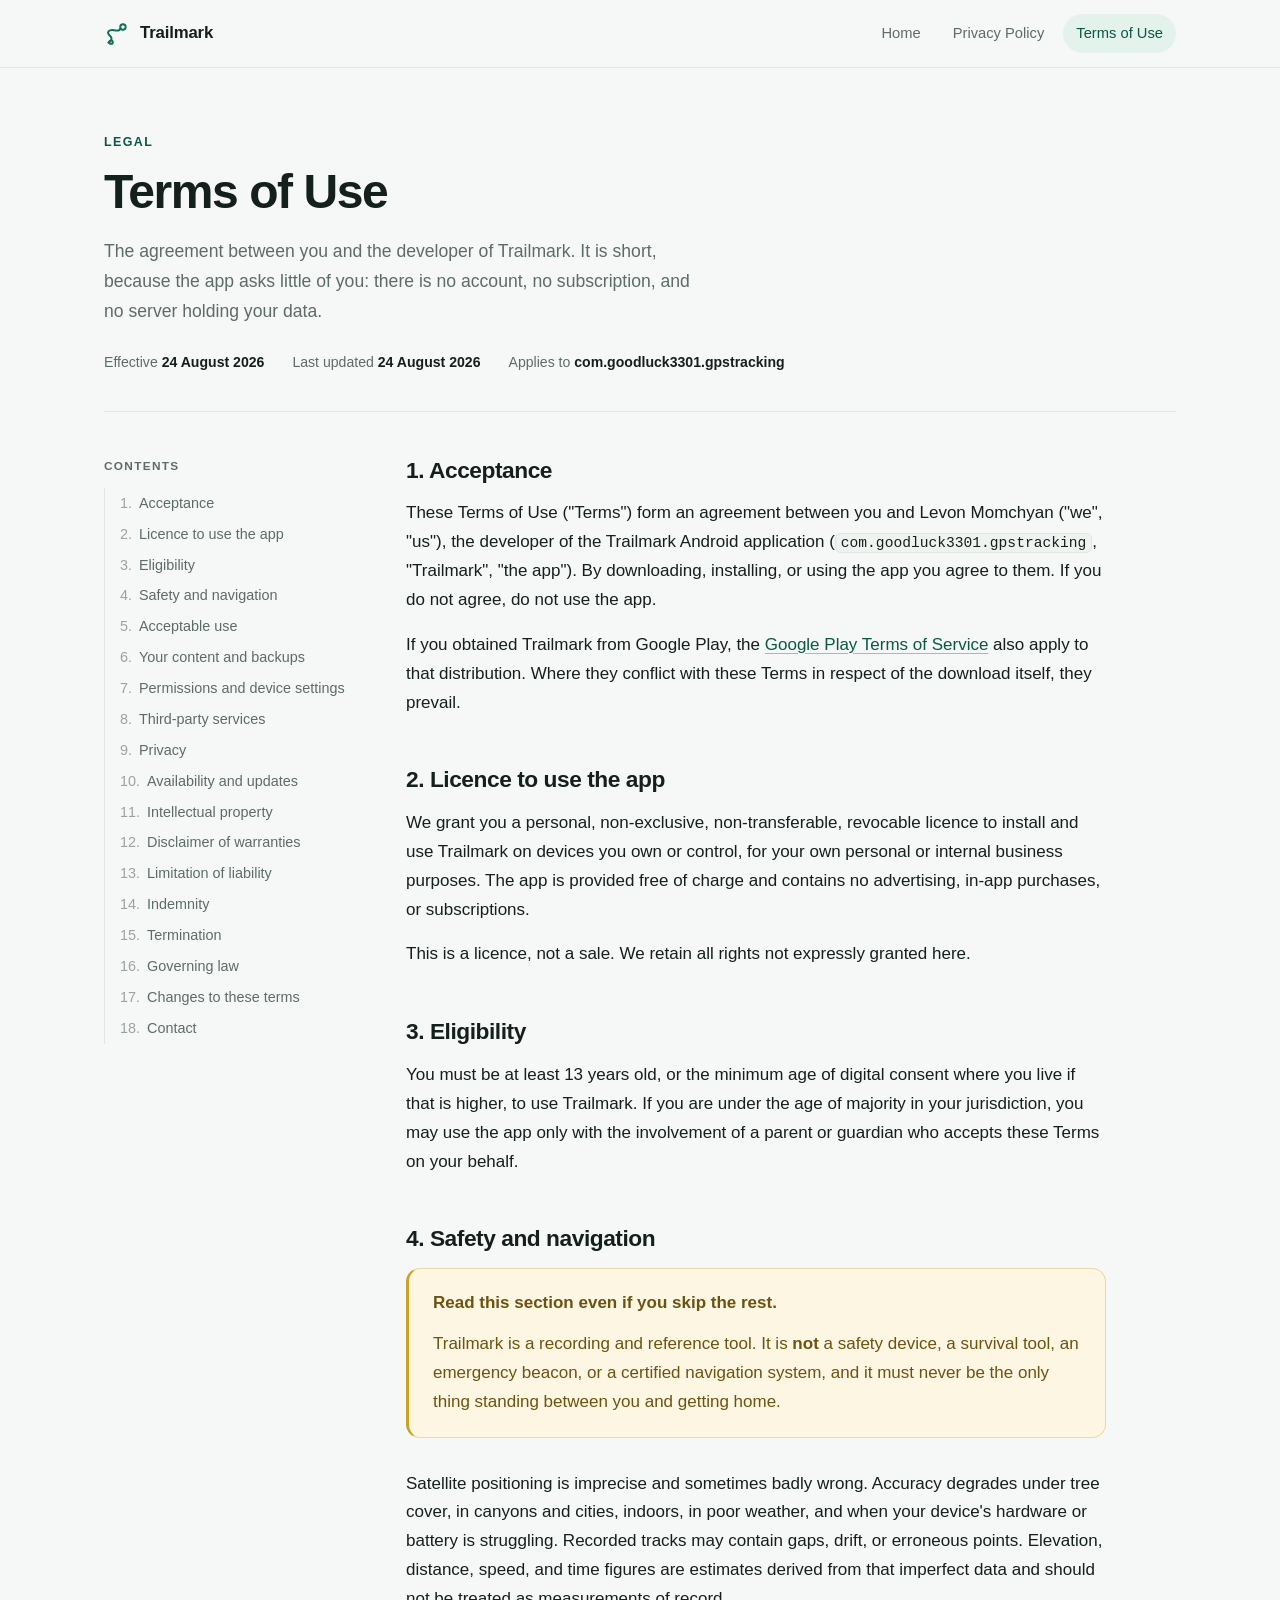
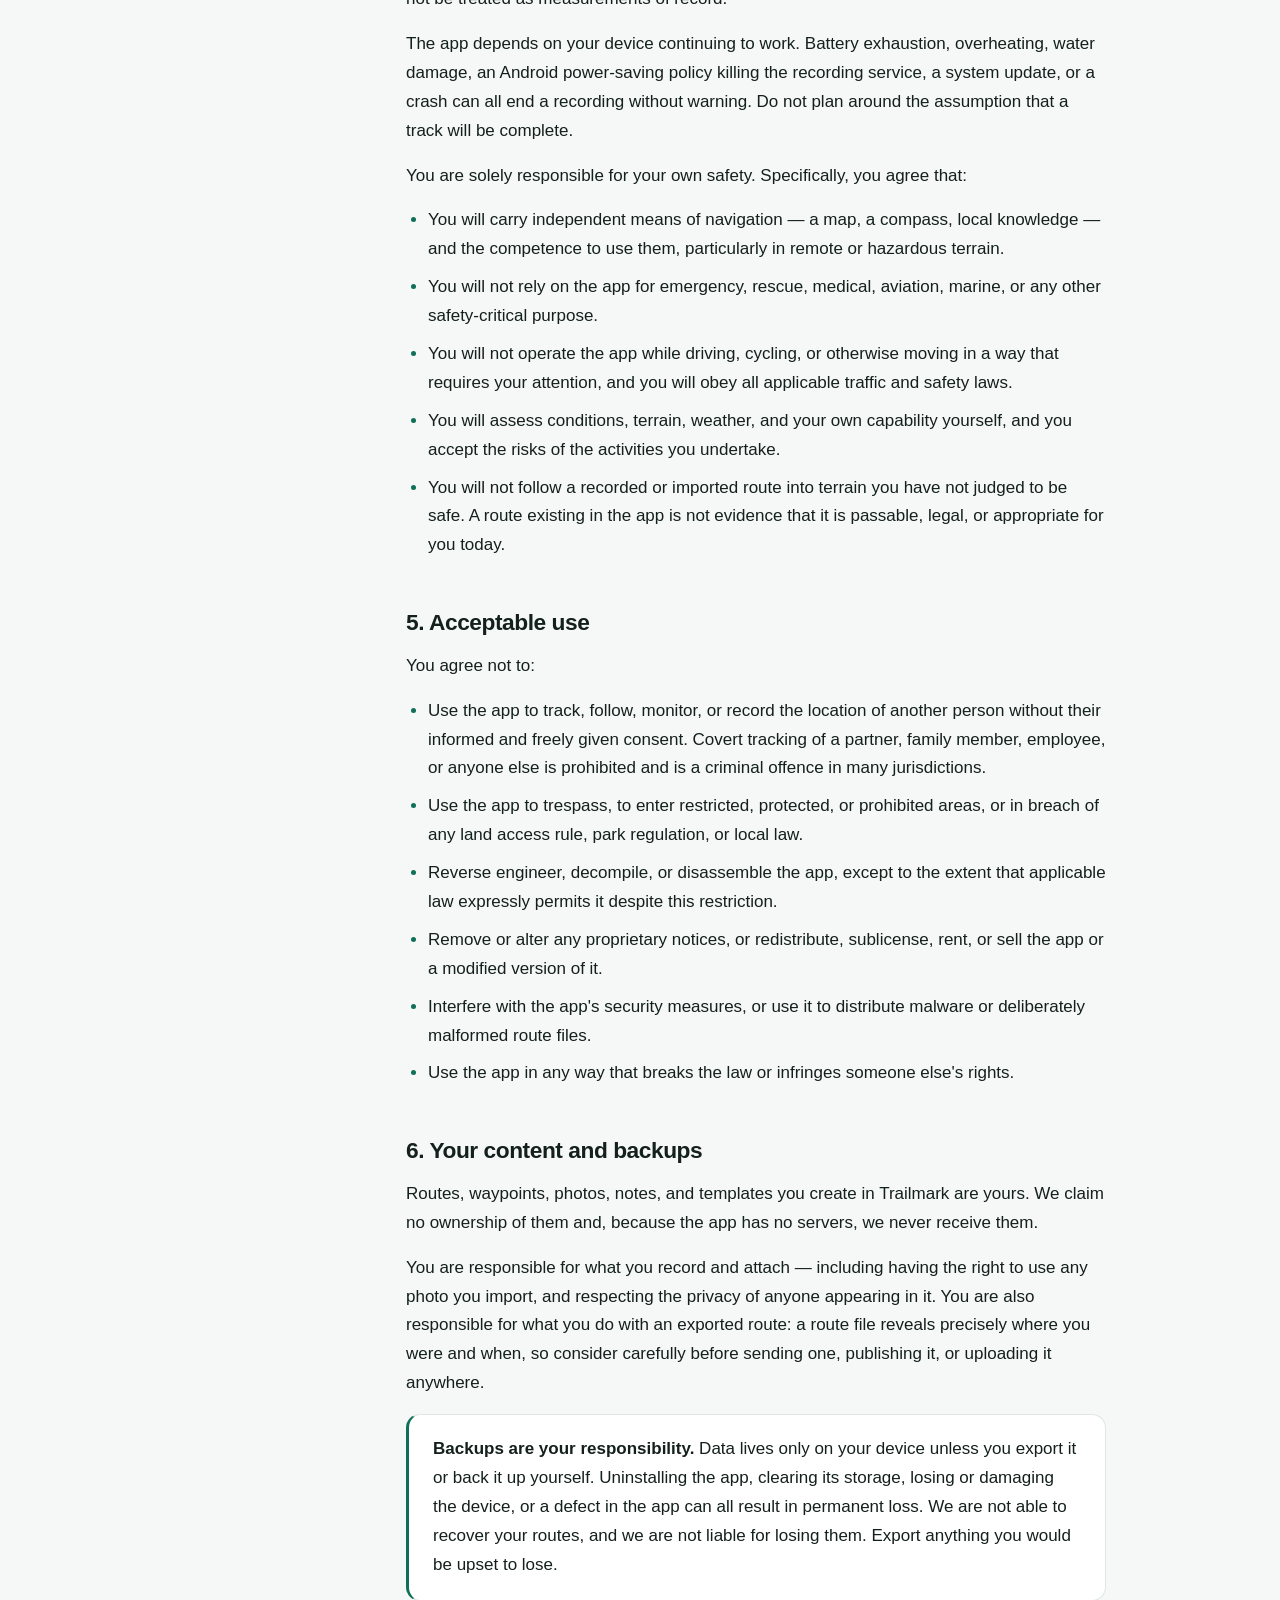
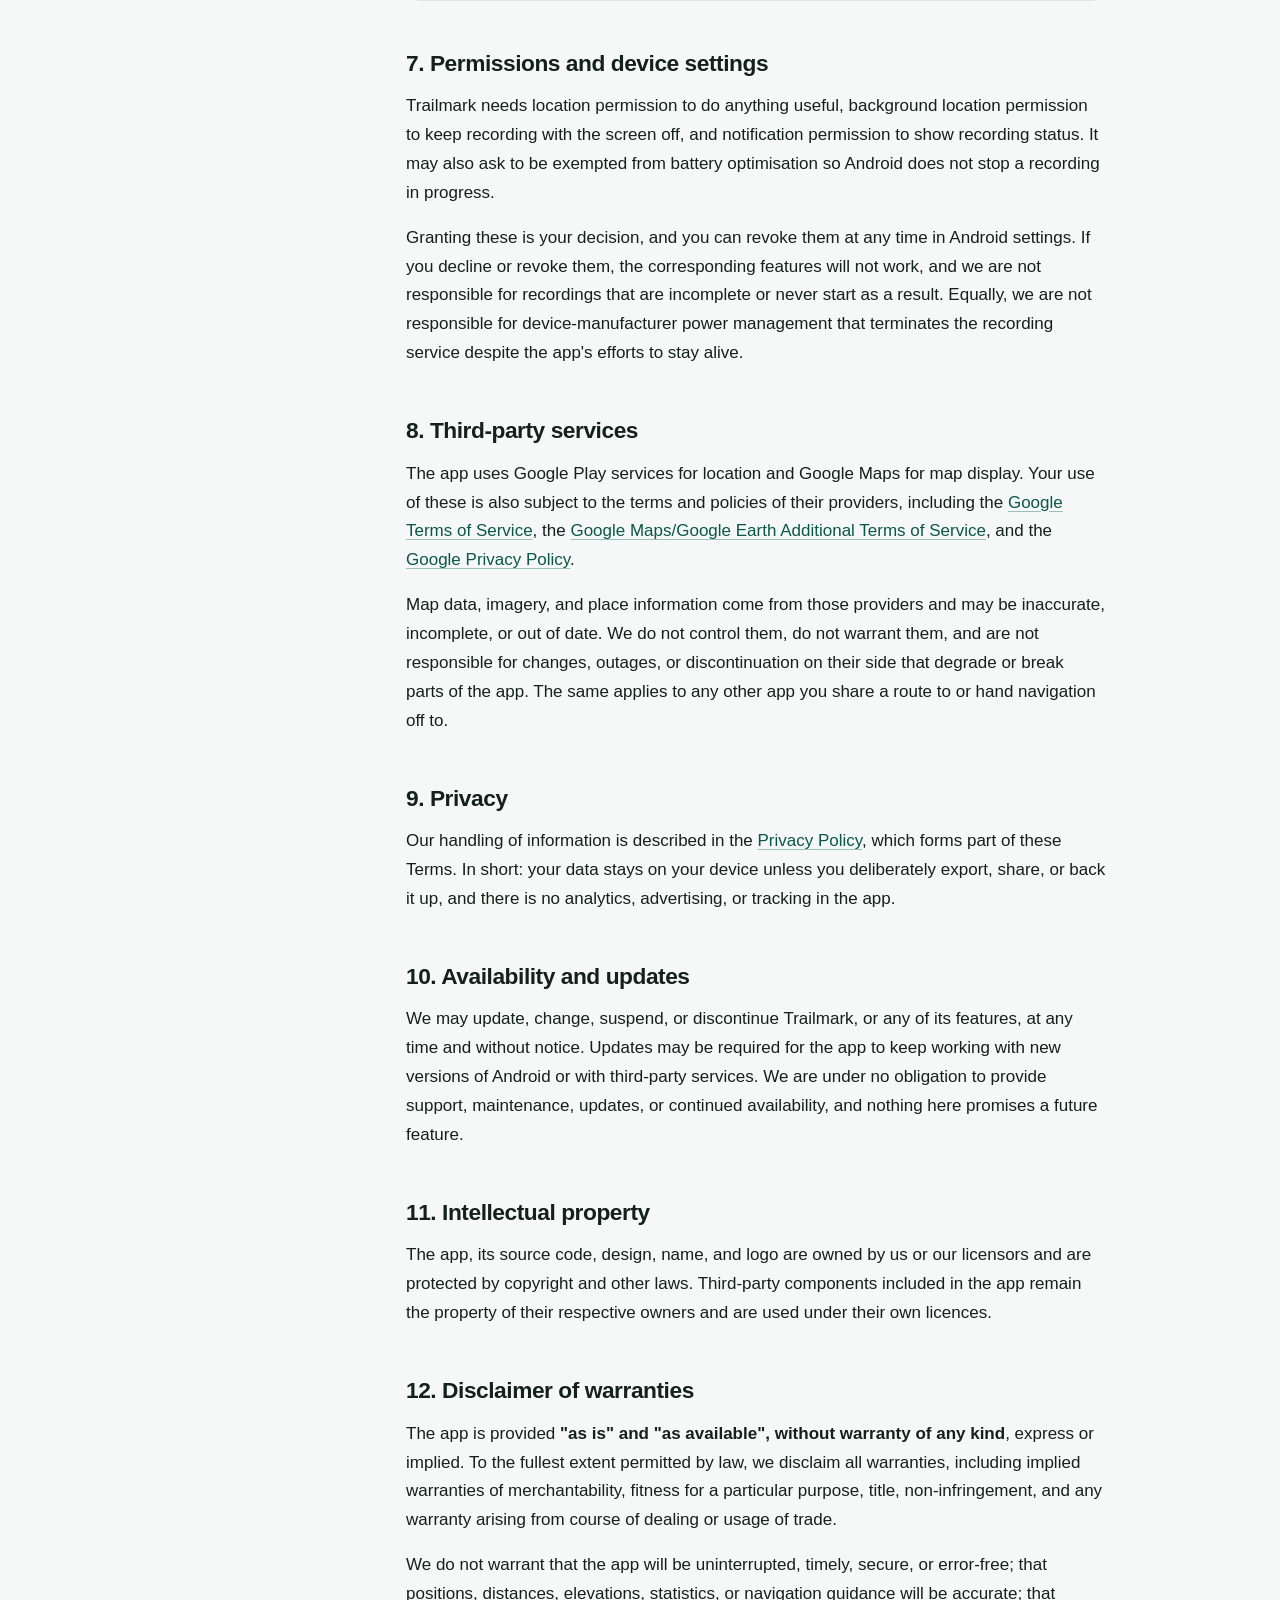
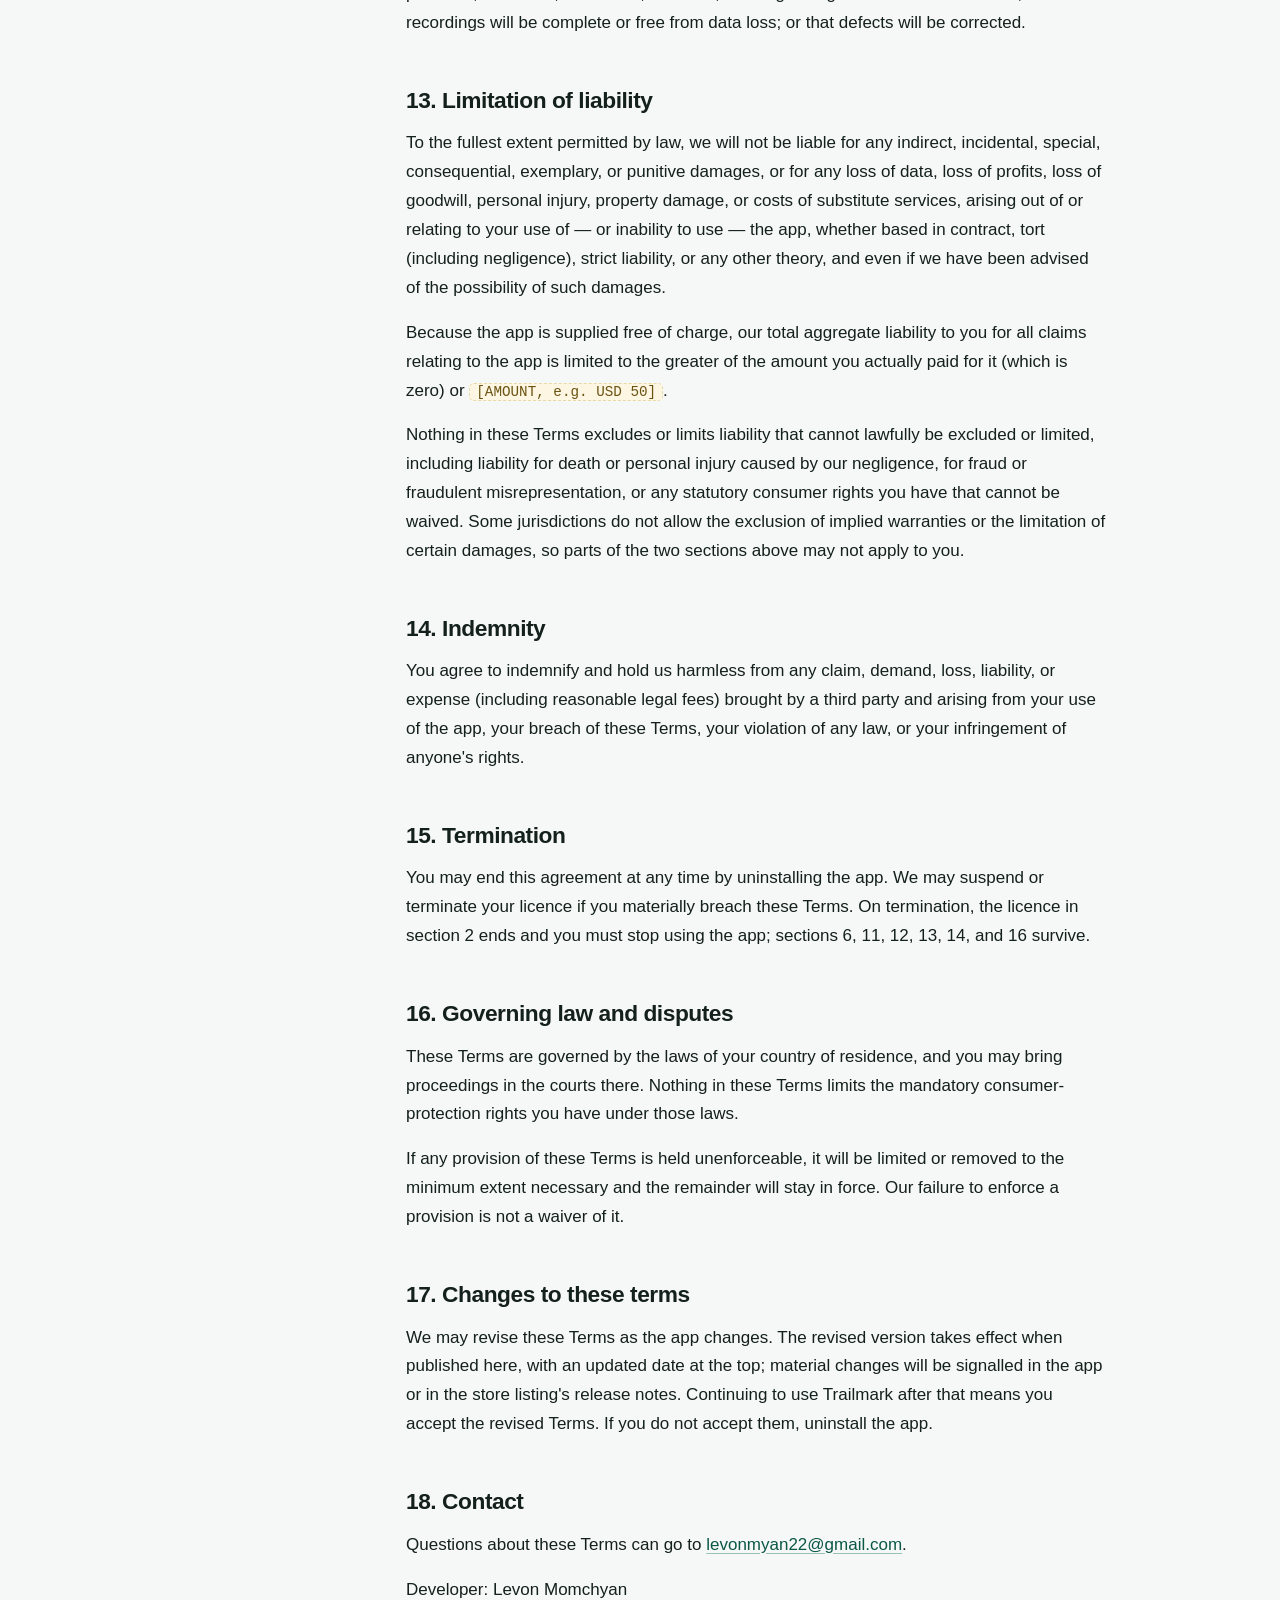
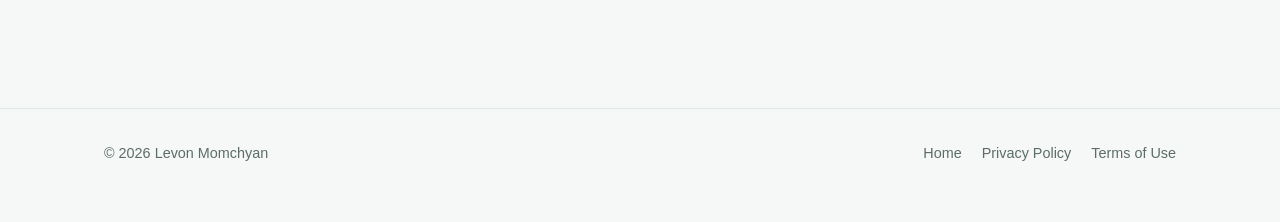
<file: terms.html>
<!DOCTYPE html>
<html lang="en">
<head>
<meta charset="utf-8">
<meta name="viewport" content="width=device-width, initial-scale=1">
<title>Terms of Use — Trailmark</title>
<meta name="description" content="Terms of Use for Trailmark, an Android GPS tracker for hikes and journeys.">
<style>
:root {
  --bg: #f6f8f7;
  --surface: #ffffff;
  --surface-alt: #eef3f0;
  --text: #14201b;
  --muted: #5c6d65;
  --border: #dfe7e2;
  --accent: #0f6f57;
  --accent-text: #0b5745;
  --accent-soft: #e4f2ec;
  --warn-bg: #fdf6e3;
  --warn-border: #e8d9a8;
  --warn-text: #6b5312;
  --radius: 14px;
  --maxw: 1120px;
  --font-sans: "Inter", ui-sans-serif, -apple-system, BlinkMacSystemFont, "Segoe UI",
    Roboto, "Helvetica Neue", Arial, sans-serif;
  --font-mono: ui-monospace, SFMono-Regular, "SF Mono", Menlo, Consolas, monospace;
}

@media (prefers-color-scheme: dark) {
  :root {
    --bg: #0c1210;
    --surface: #131b18;
    --surface-alt: #18221e;
    --text: #e7ede9;
    --muted: #93a49b;
    --border: #24302b;
    --accent: #4fd1a5;
    --accent-text: #6fdcb6;
    --accent-soft: #12241e;
    --warn-bg: #241f10;
    --warn-border: #4a3f1c;
    --warn-text: #e0cd94;
  }
}

*,
*::before,
*::after {
  box-sizing: border-box;
}

html {
  scroll-behavior: smooth;
  -webkit-text-size-adjust: 100%;
}

body {
  margin: 0;
  background: var(--bg);
  color: var(--text);
  font-family: var(--font-sans);
  font-size: 17px;
  line-height: 1.7;
  -webkit-font-smoothing: antialiased;
}

a {
  color: var(--accent-text);
  text-decoration-color: color-mix(in srgb, var(--accent) 40%, transparent);
  text-underline-offset: 3px;
}

a:hover {
  text-decoration-color: var(--accent);
}

/* ---------- Header ---------- */

.site-header {
  position: sticky;
  top: 0;
  z-index: 20;
  background: color-mix(in srgb, var(--bg) 88%, transparent);
  backdrop-filter: saturate(180%) blur(12px);
  border-bottom: 1px solid var(--border);
}

.site-header .inner {
  max-width: var(--maxw);
  margin: 0 auto;
  padding: 14px 24px;
  display: flex;
  align-items: center;
  justify-content: space-between;
  gap: 20px;
}

.brand {
  display: inline-flex;
  align-items: center;
  gap: 10px;
  font-weight: 650;
  font-size: 1.05rem;
  letter-spacing: -0.01em;
  color: var(--text);
  text-decoration: none;
}

.brand svg {
  width: 26px;
  height: 26px;
  color: var(--accent);
  flex: none;
}

.site-nav {
  display: flex;
  align-items: center;
  gap: 6px;
  flex-wrap: wrap;
}

.site-nav a {
  padding: 7px 13px;
  border-radius: 999px;
  font-size: 0.92rem;
  font-weight: 500;
  color: var(--muted);
  text-decoration: none;
  white-space: nowrap;
}

.site-nav a:hover {
  background: var(--surface-alt);
  color: var(--text);
}

.site-nav a[aria-current="page"] {
  background: var(--accent-soft);
  color: var(--accent-text);
}

/* ---------- Layout ---------- */

.wrap {
  max-width: var(--maxw);
  margin: 0 auto;
  padding: 0 24px;
}

.page-head {
  padding: 64px 0 36px;
  border-bottom: 1px solid var(--border);
}

.eyebrow {
  margin: 0 0 12px;
  font-size: 0.78rem;
  font-weight: 650;
  letter-spacing: 0.11em;
  text-transform: uppercase;
  color: var(--accent-text);
}

.page-head h1 {
  margin: 0;
  font-size: clamp(2.1rem, 5vw, 3rem);
  line-height: 1.12;
  letter-spacing: -0.03em;
  font-weight: 700;
}

.page-head .lede {
  margin: 18px 0 0;
  max-width: 62ch;
  font-size: 1.1rem;
  color: var(--muted);
}

.dates {
  margin: 24px 0 0;
  display: flex;
  gap: 10px 28px;
  flex-wrap: wrap;
  font-size: 0.88rem;
  color: var(--muted);
}

.dates b {
  color: var(--text);
  font-weight: 600;
}

.layout {
  display: grid;
  grid-template-columns: 246px minmax(0, 1fr);
  gap: 56px;
  align-items: start;
  padding: 44px 0 88px;
}

@media (max-width: 900px) {
  .layout {
    grid-template-columns: minmax(0, 1fr);
    gap: 28px;
    padding-top: 28px;
  }
}

/* ---------- Table of contents ---------- */

.toc {
  position: sticky;
  top: 84px;
  font-size: 0.9rem;
}

@media (max-width: 900px) {
  .toc {
    position: static;
    background: var(--surface);
    border: 1px solid var(--border);
    border-radius: var(--radius);
    padding: 18px 20px;
  }
}

.toc h2 {
  margin: 0 0 12px;
  font-size: 0.74rem;
  font-weight: 650;
  letter-spacing: 0.11em;
  text-transform: uppercase;
  color: var(--muted);
}

.toc ol {
  margin: 0;
  padding: 0;
  list-style: none;
  counter-reset: toc;
  border-left: 1px solid var(--border);
}

.toc li {
  counter-increment: toc;
}

.toc a {
  display: block;
  padding: 5px 0 5px 14px;
  margin-left: -1px;
  border-left: 2px solid transparent;
  color: var(--muted);
  text-decoration: none;
  line-height: 1.45;
}

.toc a::before {
  content: counter(toc) ".";
  margin-right: 7px;
  font-variant-numeric: tabular-nums;
  opacity: 0.6;
}

.toc a:hover {
  color: var(--text);
  border-left-color: var(--accent);
}

/* ---------- Prose ---------- */

.prose {
  max-width: 74ch;
}

.prose section {
  scroll-margin-top: 92px;
}

.prose section + section {
  margin-top: 48px;
}

.prose h2 {
  margin: 0 0 14px;
  font-size: 1.42rem;
  line-height: 1.3;
  letter-spacing: -0.02em;
  font-weight: 680;
  scroll-margin-top: 92px;
}

.prose h3 {
  margin: 30px 0 10px;
  font-size: 1.05rem;
  font-weight: 650;
  letter-spacing: -0.01em;
  scroll-margin-top: 92px;
}

.prose p {
  margin: 0 0 16px;
}

.prose ul,
.prose ol {
  margin: 0 0 16px;
  padding-left: 22px;
}

.prose li {
  margin-bottom: 9px;
}

.prose li::marker {
  color: var(--accent);
}

.prose strong {
  font-weight: 640;
}

.prose code {
  font-family: var(--font-mono);
  font-size: 0.86em;
  background: var(--surface-alt);
  border: 1px solid var(--border);
  border-radius: 6px;
  padding: 1px 5px;
}

.prose hr {
  margin: 48px 0;
  border: 0;
  border-top: 1px solid var(--border);
}

/* ---------- Callouts ---------- */

.callout {
  background: var(--surface);
  border: 1px solid var(--border);
  border-left: 3px solid var(--accent);
  border-radius: var(--radius);
  padding: 20px 24px;
  margin: 0 0 32px;
}

.callout :last-child {
  margin-bottom: 0;
}

.callout h2,
.callout h3 {
  margin-top: 0;
}

.callout .callout-lead {
  margin-bottom: 12px;
}

.callout.warning {
  background: var(--warn-bg);
  border-color: var(--warn-border);
  border-left-color: #c9a227;
  color: var(--warn-text);
}

.callout.warning strong {
  color: inherit;
}

/* ---------- Tables ---------- */

.table-scroll {
  overflow-x: auto;
  border: 1px solid var(--border);
  border-radius: var(--radius);
  margin: 0 0 24px;
  background: var(--surface);
}

table {
  width: 100%;
  border-collapse: collapse;
  font-size: 0.94rem;
}

th,
td {
  text-align: left;
  padding: 12px 16px;
  border-bottom: 1px solid var(--border);
  vertical-align: top;
}

thead th {
  background: var(--surface-alt);
  font-weight: 620;
  font-size: 0.82rem;
  letter-spacing: 0.02em;
  text-transform: uppercase;
  color: var(--muted);
  white-space: nowrap;
}

tbody tr:last-child td {
  border-bottom: 0;
}

td code {
  white-space: nowrap;
}

/* ---------- Placeholder markers ---------- */

.fill-me {
  background: var(--warn-bg);
  border: 1px dashed var(--warn-border);
  color: var(--warn-text);
  border-radius: 5px;
  padding: 0 6px;
  font-family: var(--font-mono);
  font-size: 0.84em;
  font-style: normal;
}

/* ---------- Home page ---------- */

.hero {
  padding: 88px 0 72px;
  text-align: center;
}

.hero h1 {
  margin: 0;
  font-size: clamp(2.4rem, 6.5vw, 3.9rem);
  line-height: 1.06;
  letter-spacing: -0.035em;
  font-weight: 700;
}

.hero p {
  margin: 22px auto 0;
  max-width: 56ch;
  font-size: 1.16rem;
  color: var(--muted);
}

.hero-mark {
  width: 62px;
  height: 62px;
  color: var(--accent);
  margin-bottom: 22px;
}

.cards {
  display: grid;
  grid-template-columns: repeat(auto-fit, minmax(280px, 1fr));
  gap: 20px;
  padding-bottom: 72px;
}

.card {
  display: block;
  background: var(--surface);
  border: 1px solid var(--border);
  border-radius: var(--radius);
  padding: 28px;
  text-decoration: none;
  color: inherit;
  transition: border-color 0.15s ease, transform 0.15s ease;
}

.card:hover {
  border-color: var(--accent);
  transform: translateY(-2px);
}

.card h2 {
  margin: 0 0 8px;
  font-size: 1.2rem;
  font-weight: 650;
  letter-spacing: -0.015em;
}

.card p {
  margin: 0 0 16px;
  color: var(--muted);
  font-size: 0.96rem;
}

.card .go {
  font-size: 0.9rem;
  font-weight: 600;
  color: var(--accent-text);
}

.facts {
  display: grid;
  grid-template-columns: repeat(auto-fit, minmax(200px, 1fr));
  gap: 20px;
  padding: 0 0 80px;
}

.fact {
  background: var(--surface);
  border: 1px solid var(--border);
  border-radius: var(--radius);
  padding: 22px 24px;
}

.fact b {
  display: block;
  font-size: 0.98rem;
  font-weight: 650;
  margin-bottom: 6px;
}

.fact span {
  font-size: 0.92rem;
  color: var(--muted);
}

/* ---------- Footer ---------- */

.site-footer {
  border-top: 1px solid var(--border);
  padding: 32px 0 56px;
  font-size: 0.9rem;
  color: var(--muted);
}

.site-footer .inner {
  max-width: var(--maxw);
  margin: 0 auto;
  padding: 0 24px;
  display: flex;
  justify-content: space-between;
  gap: 16px;
  flex-wrap: wrap;
}

.site-footer nav {
  display: flex;
  gap: 20px;
  flex-wrap: wrap;
}

.site-footer a {
  color: var(--muted);
  text-decoration: none;
}

.site-footer a:hover {
  color: var(--text);
  text-decoration: underline;
}

@media print {
  .site-header,
  .toc,
  .site-footer {
    display: none;
  }

  .layout {
    display: block;
    padding: 0;
  }

  body {
    font-size: 11pt;
  }
}
</style>
<script>
  // Set your developer or company name here. It fills every mention on this page.
  const DEVELOPER_NAME = "Levon Momchyan";

  document.addEventListener("DOMContentLoaded", () => {
    document.querySelectorAll("[data-developer]").forEach((el) => {
      el.textContent = DEVELOPER_NAME;
    });
  });
</script>
</head>
<body>

<header class="site-header">
  <div class="inner">
    <a class="brand" href="trailmark.html">
      <svg viewBox="0 0 24 24" fill="none" stroke="currentColor" stroke-width="1.8" stroke-linecap="round" stroke-linejoin="round" aria-hidden="true">
        <path d="M4 20c2.5-1.2 3.6-3.2 2.6-5C5.5 13 3.4 12.4 3.7 10.5 4 8.6 6.6 8 9.5 8.6c2.9.6 5.2 0 5.6-1.7"/>
        <circle cx="17.5" cy="5.5" r="2.5"/>
        <circle cx="6.5" cy="19.5" r="1.6"/>
      </svg>
      Trailmark
    </a>
    <nav class="site-nav">
      <a href="trailmark.html">Home</a>
      <a href="privacy.html">Privacy Policy</a>
      <a href="terms.html" aria-current="page">Terms of Use</a>
    </nav>
  </div>
</header>

<main>
  <div class="wrap">
    <div class="page-head">
      <p class="eyebrow">Legal</p>
      <h1>Terms of Use</h1>
      <p class="lede">
        The agreement between you and the developer of Trailmark. It is short, because the app asks
        little of you: there is no account, no subscription, and no server holding your data.
      </p>
      <p class="dates">
        <span>Effective <b>24 August 2026</b></span>
        <span>Last updated <b>24 August 2026</b></span>
        <span>Applies to <b>com.goodluck3301.gpstracking</b></span>
      </p>
    </div>
  </div>

  <div class="wrap">
    <div class="layout">

      <aside class="toc">
        <h2>Contents</h2>
        <ol>
          <li><a href="#acceptance">Acceptance</a></li>
          <li><a href="#licence">Licence to use the app</a></li>
          <li><a href="#eligibility">Eligibility</a></li>
          <li><a href="#safety">Safety and navigation</a></li>
          <li><a href="#acceptable">Acceptable use</a></li>
          <li><a href="#your-content">Your content and backups</a></li>
          <li><a href="#permissions">Permissions and device settings</a></li>
          <li><a href="#third-party">Third-party services</a></li>
          <li><a href="#privacy">Privacy</a></li>
          <li><a href="#availability">Availability and updates</a></li>
          <li><a href="#ip">Intellectual property</a></li>
          <li><a href="#warranty">Disclaimer of warranties</a></li>
          <li><a href="#liability">Limitation of liability</a></li>
          <li><a href="#indemnity">Indemnity</a></li>
          <li><a href="#termination">Termination</a></li>
          <li><a href="#law">Governing law</a></li>
          <li><a href="#changes">Changes to these terms</a></li>
          <li><a href="#contact">Contact</a></li>
        </ol>
      </aside>

      <article class="prose">

        <section id="acceptance">
          <h2>1. Acceptance</h2>
          <p>
            These Terms of Use ("Terms") form an agreement between you and
            <span data-developer></span> ("we", "us"), the developer of the
            Trailmark Android application (<code>com.goodluck3301.gpstracking</code>, "Trailmark",
            "the app"). By downloading, installing, or using the app you agree to them. If you do
            not agree, do not use the app.
          </p>
          <p>
            If you obtained Trailmark from Google Play, the
            <a href="https://play.google.com/intl/en/about/play-terms/" target="_blank" rel="noopener">Google Play Terms of Service</a>
            also apply to that distribution. Where they conflict with these Terms in respect of the
            download itself, they prevail.
          </p>
        </section>

        <section id="licence">
          <h2>2. Licence to use the app</h2>
          <p>
            We grant you a personal, non-exclusive, non-transferable, revocable licence to install
            and use Trailmark on devices you own or control, for your own personal or internal
            business purposes. The app is provided free of charge and contains no advertising,
            in-app purchases, or subscriptions.
          </p>
          <p>
            This is a licence, not a sale. We retain all rights not expressly granted here.
          </p>
        </section>

        <section id="eligibility">
          <h2>3. Eligibility</h2>
          <p>
            You must be at least 13 years old, or the minimum age of digital consent where you live
            if that is higher, to use Trailmark. If you are under the age of majority in your
            jurisdiction, you may use the app only with the involvement of a parent or guardian who
            accepts these Terms on your behalf.
          </p>
        </section>

        <section id="safety">
          <h2>4. Safety and navigation</h2>

          <div class="callout warning">
            <p class="callout-lead"><strong>Read this section even if you skip the rest.</strong></p>
            <p>
              Trailmark is a recording and reference tool. It is <strong>not</strong> a safety
              device, a survival tool, an emergency beacon, or a certified navigation system, and it
              must never be the only thing standing between you and getting home.
            </p>
          </div>

          <p>
            Satellite positioning is imprecise and sometimes badly wrong. Accuracy degrades under
            tree cover, in canyons and cities, indoors, in poor weather, and when your device's
            hardware or battery is struggling. Recorded tracks may contain gaps, drift, or erroneous
            points. Elevation, distance, speed, and time figures are estimates derived from that
            imperfect data and should not be treated as measurements of record.
          </p>
          <p>
            The app depends on your device continuing to work. Battery exhaustion, overheating,
            water damage, an Android power-saving policy killing the recording service, a system
            update, or a crash can all end a recording without warning. Do not plan around the
            assumption that a track will be complete.
          </p>
          <p>You are solely responsible for your own safety. Specifically, you agree that:</p>
          <ul>
            <li>You will carry independent means of navigation — a map, a compass, local knowledge —
              and the competence to use them, particularly in remote or hazardous terrain.</li>
            <li>You will not rely on the app for emergency, rescue, medical, aviation, marine, or any
              other safety-critical purpose.</li>
            <li>You will not operate the app while driving, cycling, or otherwise moving in a way
              that requires your attention, and you will obey all applicable traffic and safety laws.</li>
            <li>You will assess conditions, terrain, weather, and your own capability yourself, and
              you accept the risks of the activities you undertake.</li>
            <li>You will not follow a recorded or imported route into terrain you have not judged to
              be safe. A route existing in the app is not evidence that it is passable, legal, or
              appropriate for you today.</li>
          </ul>
        </section>

        <section id="acceptable">
          <h2>5. Acceptable use</h2>
          <p>You agree not to:</p>
          <ul>
            <li>Use the app to track, follow, monitor, or record the location of another person
              without their informed and freely given consent. Covert tracking of a partner, family
              member, employee, or anyone else is prohibited and is a criminal offence in many
              jurisdictions.</li>
            <li>Use the app to trespass, to enter restricted, protected, or prohibited areas, or in
              breach of any land access rule, park regulation, or local law.</li>
            <li>Reverse engineer, decompile, or disassemble the app, except to the extent that
              applicable law expressly permits it despite this restriction.</li>
            <li>Remove or alter any proprietary notices, or redistribute, sublicense, rent, or sell
              the app or a modified version of it.</li>
            <li>Interfere with the app's security measures, or use it to distribute malware or
              deliberately malformed route files.</li>
            <li>Use the app in any way that breaks the law or infringes someone else's rights.</li>
          </ul>
        </section>

        <section id="your-content">
          <h2>6. Your content and backups</h2>
          <p>
            Routes, waypoints, photos, notes, and templates you create in Trailmark are yours. We
            claim no ownership of them and, because the app has no servers, we never receive them.
          </p>
          <p>
            You are responsible for what you record and attach — including having the right to use
            any photo you import, and respecting the privacy of anyone appearing in it. You are also
            responsible for what you do with an exported route: a route file reveals precisely where
            you were and when, so consider carefully before sending one, publishing it, or uploading
            it anywhere.
          </p>
          <div class="callout">
            <p>
              <strong>Backups are your responsibility.</strong> Data lives only on your device unless
              you export it or back it up yourself. Uninstalling the app, clearing its storage,
              losing or damaging the device, or a defect in the app can all result in permanent loss.
              We are not able to recover your routes, and we are not liable for losing them. Export
              anything you would be upset to lose.
            </p>
          </div>
        </section>

        <section id="permissions">
          <h2>7. Permissions and device settings</h2>
          <p>
            Trailmark needs location permission to do anything useful, background location permission
            to keep recording with the screen off, and notification permission to show recording
            status. It may also ask to be exempted from battery optimisation so Android does not stop
            a recording in progress.
          </p>
          <p>
            Granting these is your decision, and you can revoke them at any time in Android settings.
            If you decline or revoke them, the corresponding features will not work, and we are not
            responsible for recordings that are incomplete or never start as a result. Equally, we
            are not responsible for device-manufacturer power management that terminates the
            recording service despite the app's efforts to stay alive.
          </p>
        </section>

        <section id="third-party">
          <h2>8. Third-party services</h2>
          <p>
            The app uses Google Play services for location and Google Maps for map
            display<!-- , and — optionally, only if you connect it — Google Drive for backup -->.
            Your use of these is also
            subject to the terms and policies of their providers, including the
            <a href="https://policies.google.com/terms" target="_blank" rel="noopener">Google Terms of Service</a>,
            the
            <a href="https://www.google.com/help/terms_maps/" target="_blank" rel="noopener">Google Maps/Google Earth Additional Terms of Service</a>,
            and the
            <a href="https://policies.google.com/privacy" target="_blank" rel="noopener">Google Privacy Policy</a>.
          </p>
          <p>
            Map data, imagery, and place information come from those providers and may be
            inaccurate, incomplete, or out of date. We do not control them, do not warrant them, and
            are not responsible for changes, outages, or discontinuation on their side that degrade
            or break parts of the app. The same applies to any other app you share a route to or
            hand navigation off to.
          </p>
        </section>

        <section id="privacy">
          <h2>9. Privacy</h2>
          <p>
            Our handling of information is described in the
            <a href="privacy.html">Privacy Policy</a>, which forms part of these Terms. In short:
            your data stays on your device unless you deliberately export, share, or back it up, and
            there is no analytics, advertising, or tracking in the app.
          </p>
        </section>

        <section id="availability">
          <h2>10. Availability and updates</h2>
          <p>
            We may update, change, suspend, or discontinue Trailmark, or any of its features, at any
            time and without notice. Updates may be required for the app to keep working with new
            versions of Android or with third-party services. We are under no obligation to provide
            support, maintenance, updates, or continued availability, and nothing here promises a
            future feature.
          </p>
        </section>

        <section id="ip">
          <h2>11. Intellectual property</h2>
          <p>
            The app, its source code, design, name, and logo are owned by us or our licensors and are
            protected by copyright and other laws. Third-party components included in the app remain
            the property of their respective owners and are used under their own licences.
          </p>
        </section>

        <section id="warranty">
          <h2>12. Disclaimer of warranties</h2>
          <p>
            The app is provided <strong>"as is" and "as available", without warranty of any kind</strong>,
            express or implied. To the fullest extent permitted by law, we disclaim all warranties,
            including implied warranties of merchantability, fitness for a particular purpose, title,
            non-infringement, and any warranty arising from course of dealing or usage of trade.
          </p>
          <p>
            We do not warrant that the app will be uninterrupted, timely, secure, or error-free; that
            positions, distances, elevations, statistics, or navigation guidance will be accurate;
            that recordings will be complete or free from data loss; or that defects will be
            corrected.
          </p>
        </section>

        <section id="liability">
          <h2>13. Limitation of liability</h2>
          <p>
            To the fullest extent permitted by law, we will not be liable for any indirect,
            incidental, special, consequential, exemplary, or punitive damages, or for any loss of
            data, loss of profits, loss of goodwill, personal injury, property damage, or costs of
            substitute services, arising out of or relating to your use of — or inability to use —
            the app, whether based in contract, tort (including negligence), strict liability, or any
            other theory, and even if we have been advised of the possibility of such damages.
          </p>
          <p>
            Because the app is supplied free of charge, our total aggregate liability to you for all
            claims relating to the app is limited to the greater of the amount you actually paid for
            it (which is zero) or <span class="fill-me">[AMOUNT, e.g. USD 50]</span>.
          </p>
          <p>
            Nothing in these Terms excludes or limits liability that cannot lawfully be excluded or
            limited, including liability for death or personal injury caused by our negligence, for
            fraud or fraudulent misrepresentation, or any statutory consumer rights you have that
            cannot be waived. Some jurisdictions do not allow the exclusion of implied warranties or
            the limitation of certain damages, so parts of the two sections above may not apply to
            you.
          </p>
        </section>

        <section id="indemnity">
          <h2>14. Indemnity</h2>
          <p>
            You agree to indemnify and hold us harmless from any claim, demand, loss, liability, or
            expense (including reasonable legal fees) brought by a third party and arising from your
            use of the app, your breach of these Terms, your violation of any law, or your
            infringement of anyone's rights.
          </p>
        </section>

        <section id="termination">
          <h2>15. Termination</h2>
          <p>
            You may end this agreement at any time by uninstalling the app. We may suspend or
            terminate your licence if you materially breach these Terms. On termination, the licence
            in section 2 ends and you must stop using the app; sections 6, 11, 12, 13, 14, and 16
            survive.
          </p>
        </section>

        <section id="law">
          <h2>16. Governing law and disputes</h2>
          <p>
            These Terms are governed by the laws of your country of residence, and you may bring
            proceedings in the courts there. Nothing in these Terms limits the mandatory
            consumer-protection rights you have under those laws.
          </p>
          <p>
            If any provision of these Terms is held unenforceable, it will be limited or removed to
            the minimum extent necessary and the remainder will stay in force. Our failure to enforce
            a provision is not a waiver of it.
          </p>
        </section>

        <section id="changes">
          <h2>17. Changes to these terms</h2>
          <p>
            We may revise these Terms as the app changes. The revised version takes effect when
            published here, with an updated date at the top; material changes will be signalled in
            the app or in the store listing's release notes. Continuing to use Trailmark after that
            means you accept the revised Terms. If you do not accept them, uninstall the app.
          </p>
        </section>

        <section id="contact">
          <h2>18. Contact</h2>
          <p>
            Questions about these Terms can go to
            <a href="mailto:levonmyan22@gmail.com">levonmyan22@gmail.com</a>.
          </p>
          <p>
            Developer: <span data-developer></span>
          </p>
        </section>

      </article>
    </div>
  </div>
</main>

<footer class="site-footer">
  <div class="inner">
    <span>&copy; 2026 <span data-developer></span></span>
    <nav>
      <a href="trailmark.html">Home</a>
      <a href="privacy.html">Privacy Policy</a>
      <a href="terms.html">Terms of Use</a>
    </nav>
  </div>
</footer>

</body>
</html>
</file>
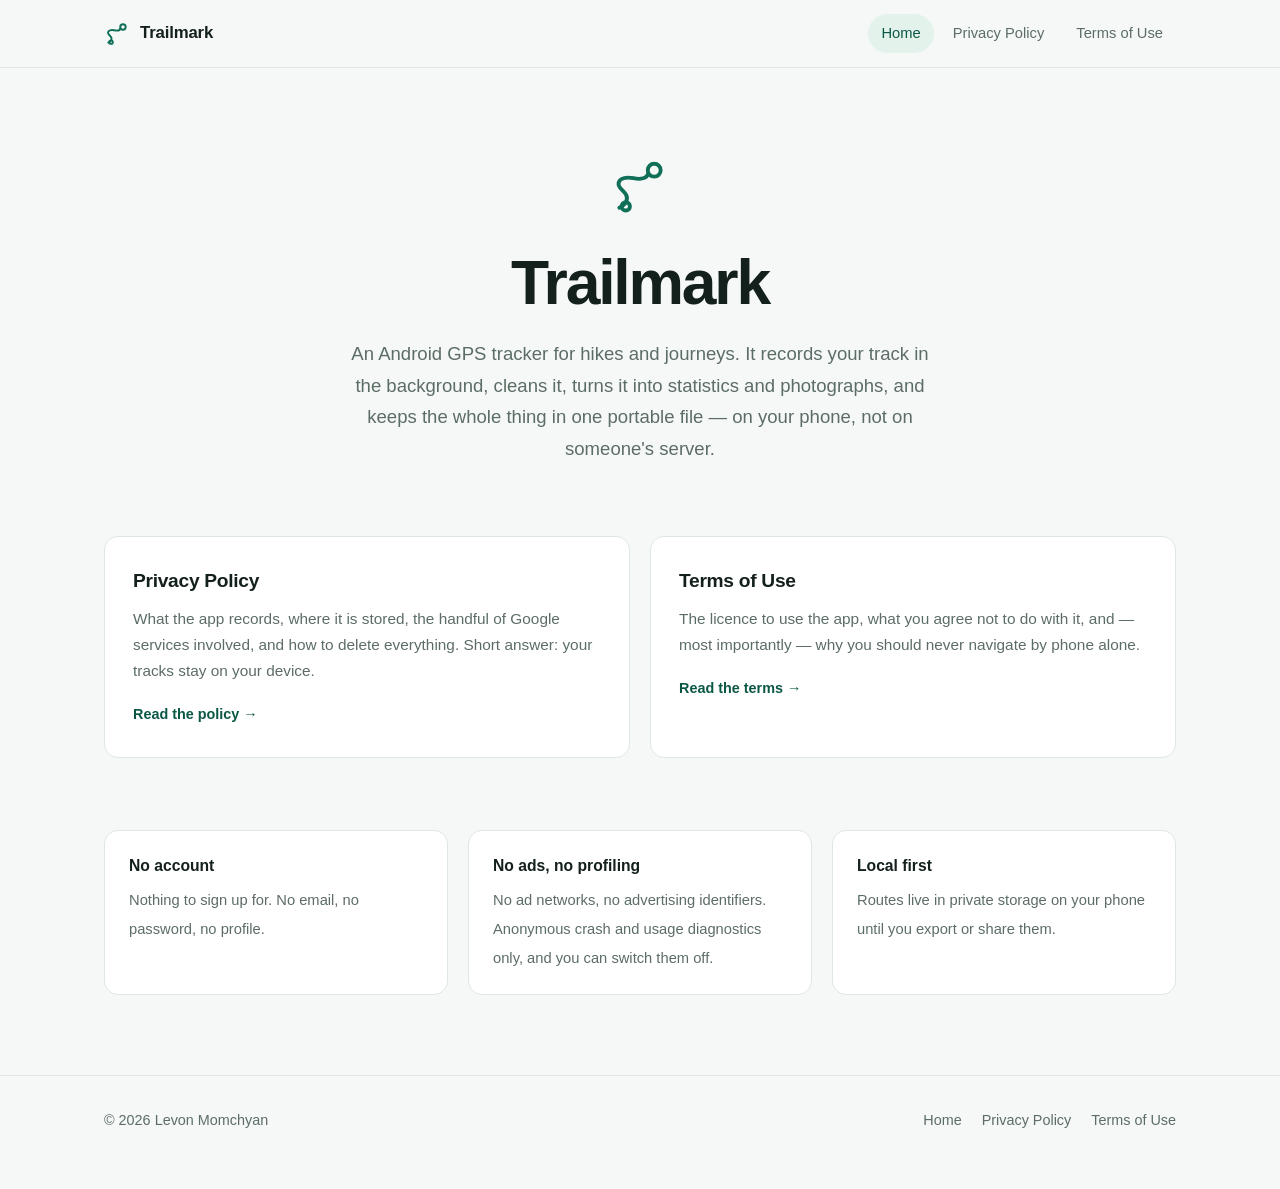
<file: trailmark.html>
<!DOCTYPE html>
<html lang="en">
<head>
<meta charset="utf-8">
<meta name="viewport" content="width=device-width, initial-scale=1">
<title>Trailmark — Legal</title>
<meta name="description" content="Privacy Policy and Terms of Use for Trailmark, an Android GPS tracker for hikes and journeys.">
<style>
:root {
  --bg: #f6f8f7;
  --surface: #ffffff;
  --surface-alt: #eef3f0;
  --text: #14201b;
  --muted: #5c6d65;
  --border: #dfe7e2;
  --accent: #0f6f57;
  --accent-text: #0b5745;
  --accent-soft: #e4f2ec;
  --radius: 14px;
  --maxw: 1120px;
  --font-sans: "Inter", ui-sans-serif, -apple-system, BlinkMacSystemFont, "Segoe UI",
    Roboto, "Helvetica Neue", Arial, sans-serif;
}

@media (prefers-color-scheme: dark) {
  :root {
    --bg: #0c1210;
    --surface: #131b18;
    --surface-alt: #18221e;
    --text: #e7ede9;
    --muted: #93a49b;
    --border: #24302b;
    --accent: #4fd1a5;
    --accent-text: #6fdcb6;
    --accent-soft: #12241e;
  }
}

*,
*::before,
*::after {
  box-sizing: border-box;
}

html {
  -webkit-text-size-adjust: 100%;
}

body {
  margin: 0;
  background: var(--bg);
  color: var(--text);
  font-family: var(--font-sans);
  font-size: 17px;
  line-height: 1.7;
  -webkit-font-smoothing: antialiased;
}

a {
  color: var(--accent-text);
  text-decoration-color: color-mix(in srgb, var(--accent) 40%, transparent);
  text-underline-offset: 3px;
}

a:hover {
  text-decoration-color: var(--accent);
}

/* ---------- Header ---------- */

.site-header {
  position: sticky;
  top: 0;
  z-index: 20;
  background: color-mix(in srgb, var(--bg) 88%, transparent);
  backdrop-filter: saturate(180%) blur(12px);
  border-bottom: 1px solid var(--border);
}

.site-header .inner {
  max-width: var(--maxw);
  margin: 0 auto;
  padding: 14px 24px;
  display: flex;
  align-items: center;
  justify-content: space-between;
  gap: 20px;
}

.brand {
  display: inline-flex;
  align-items: center;
  gap: 10px;
  font-weight: 650;
  font-size: 1.05rem;
  letter-spacing: -0.01em;
  color: var(--text);
  text-decoration: none;
}

.brand svg {
  width: 26px;
  height: 26px;
  color: var(--accent);
  flex: none;
}

.site-nav {
  display: flex;
  align-items: center;
  gap: 6px;
  flex-wrap: wrap;
}

.site-nav a {
  padding: 7px 13px;
  border-radius: 999px;
  font-size: 0.92rem;
  font-weight: 500;
  color: var(--muted);
  text-decoration: none;
  white-space: nowrap;
}

.site-nav a:hover {
  background: var(--surface-alt);
  color: var(--text);
}

.site-nav a[aria-current="page"] {
  background: var(--accent-soft);
  color: var(--accent-text);
}

/* ---------- Layout ---------- */

.wrap {
  max-width: var(--maxw);
  margin: 0 auto;
  padding: 0 24px;
}

/* ---------- Hero ---------- */

.hero {
  padding: 88px 0 72px;
  text-align: center;
}

.hero h1 {
  margin: 0;
  font-size: clamp(2.4rem, 6.5vw, 3.9rem);
  line-height: 1.06;
  letter-spacing: -0.035em;
  font-weight: 700;
}

.hero p {
  margin: 22px auto 0;
  max-width: 56ch;
  font-size: 1.16rem;
  color: var(--muted);
}

.hero-mark {
  width: 62px;
  height: 62px;
  color: var(--accent);
  margin-bottom: 22px;
}

/* ---------- Cards ---------- */

.cards {
  display: grid;
  grid-template-columns: repeat(auto-fit, minmax(280px, 1fr));
  gap: 20px;
  padding-bottom: 72px;
}

.card {
  display: block;
  background: var(--surface);
  border: 1px solid var(--border);
  border-radius: var(--radius);
  padding: 28px;
  text-decoration: none;
  color: inherit;
  transition: border-color 0.15s ease, transform 0.15s ease;
}

.card:hover {
  border-color: var(--accent);
  transform: translateY(-2px);
}

.card h2 {
  margin: 0 0 8px;
  font-size: 1.2rem;
  font-weight: 650;
  letter-spacing: -0.015em;
}

.card p {
  margin: 0 0 16px;
  color: var(--muted);
  font-size: 0.96rem;
}

.card .go {
  font-size: 0.9rem;
  font-weight: 600;
  color: var(--accent-text);
}

/* ---------- Facts ---------- */

.facts {
  display: grid;
  grid-template-columns: repeat(auto-fit, minmax(200px, 1fr));
  gap: 20px;
  padding: 0 0 80px;
}

.fact {
  background: var(--surface);
  border: 1px solid var(--border);
  border-radius: var(--radius);
  padding: 22px 24px;
}

.fact b {
  display: block;
  font-size: 0.98rem;
  font-weight: 650;
  margin-bottom: 6px;
}

.fact span {
  font-size: 0.92rem;
  color: var(--muted);
}

/* ---------- Footer ---------- */

.site-footer {
  border-top: 1px solid var(--border);
  padding: 32px 0 56px;
  font-size: 0.9rem;
  color: var(--muted);
}

.site-footer .inner {
  max-width: var(--maxw);
  margin: 0 auto;
  padding: 0 24px;
  display: flex;
  justify-content: space-between;
  gap: 16px;
  flex-wrap: wrap;
}

.site-footer nav {
  display: flex;
  gap: 20px;
  flex-wrap: wrap;
}

.site-footer a {
  color: var(--muted);
  text-decoration: none;
}

.site-footer a:hover {
  color: var(--text);
  text-decoration: underline;
}

@media print {
  .site-header,
  .site-footer {
    display: none;
  }

  body {
    font-size: 11pt;
  }
}
</style>
<script>
  // Set your developer or company name here. It fills every mention on this page.
  const DEVELOPER_NAME = "Levon Momchyan";

  document.addEventListener("DOMContentLoaded", () => {
    document.querySelectorAll("[data-developer]").forEach((el) => {
      el.textContent = DEVELOPER_NAME;
    });
  });
</script>
</head>
<body>

<header class="site-header">
  <div class="inner">
    <a class="brand" href="trailmark.html">
      <svg viewBox="0 0 24 24" fill="none" stroke="currentColor" stroke-width="1.8" stroke-linecap="round" stroke-linejoin="round" aria-hidden="true">
        <path d="M4 20c2.5-1.2 3.6-3.2 2.6-5C5.5 13 3.4 12.4 3.7 10.5 4 8.6 6.6 8 9.5 8.6c2.9.6 5.2 0 5.6-1.7"/>
        <circle cx="17.5" cy="5.5" r="2.5"/>
        <circle cx="6.5" cy="19.5" r="1.6"/>
      </svg>
      Trailmark
    </a>
    <nav class="site-nav">
      <a href="trailmark.html" aria-current="page">Home</a>
      <a href="privacy.html">Privacy Policy</a>
      <a href="terms.html">Terms of Use</a>
    </nav>
  </div>
</header>

<main>
  <div class="wrap">

    <section class="hero">
      <svg class="hero-mark" viewBox="0 0 24 24" fill="none" stroke="currentColor" stroke-width="1.5" stroke-linecap="round" stroke-linejoin="round" aria-hidden="true">
        <path d="M4 20c2.5-1.2 3.6-3.2 2.6-5C5.5 13 3.4 12.4 3.7 10.5 4 8.6 6.6 8 9.5 8.6c2.9.6 5.2 0 5.6-1.7"/>
        <circle cx="17.5" cy="5.5" r="2.5"/>
        <circle cx="6.5" cy="19.5" r="1.6"/>
      </svg>
      <h1>Trailmark</h1>
      <p>
        An Android GPS tracker for hikes and journeys. It records your track in the background,
        cleans it, turns it into statistics and photographs, and keeps the whole thing in one
        portable file — on your phone, not on someone's server.
      </p>
    </section>

    <section class="cards">
      <a class="card" href="privacy.html">
        <h2>Privacy Policy</h2>
        <p>
          What the app records, where it is stored, the handful of Google services involved, and how
          to delete everything. Short answer: your tracks stay on your device.
        </p>
        <span class="go">Read the policy &rarr;</span>
      </a>
      <a class="card" href="terms.html">
        <h2>Terms of Use</h2>
        <p>
          The licence to use the app, what you agree not to do with it, and — most importantly — why
          you should never navigate by phone alone.
        </p>
        <span class="go">Read the terms &rarr;</span>
      </a>
    </section>

    <section class="facts">
      <div class="fact">
        <b>No account</b>
        <span>Nothing to sign up for. No email, no password, no profile.</span>
      </div>
      <div class="fact">
        <b>No ads, no profiling</b>
        <span>No ad networks, no advertising identifiers. Anonymous crash and usage diagnostics only, and you can switch them off.</span>
      </div>
      <div class="fact">
        <b>Local first</b>
        <span>Routes live in private storage on your phone until you export or share them.</span>
      </div>
      <!-- Google Drive backup is temporarily disabled in the app. The grid is auto-fit, so the
           remaining cards reflow on their own. Restore this card when the feature comes back.
      <div class="fact">
        <b>Optional cloud</b>
        <span>Google Drive backup is off until you connect it, and only touches its own files.</span>
      </div>
      -->
    </section>

  </div>
</main>

<footer class="site-footer">
  <div class="inner">
    <span>&copy; 2026 <span data-developer></span></span>
    <nav>
      <a href="trailmark.html">Home</a>
      <a href="privacy.html">Privacy Policy</a>
      <a href="terms.html">Terms of Use</a>
    </nav>
  </div>
</footer>

</body>
</html>
</file>
<file: assets/aurora-radar/aurora.css>
/* Aurora Radar — shared styles for aurora-radar.html, aurora-radar-privacy.html and aurora-radar-terms.html */
:root {
  --bg: #070b1a;
  --bg-soft: #0b1026;
  --surface: #111937;
  --surface-2: #16214a;
  --text: #eef2ff;
  --muted: #a9b4d6;
  --border: rgba(170, 190, 255, .12);
  --border-strong: rgba(170, 190, 255, .24);
  --green: #3df5a6;
  --teal: #22c3c9;
  --violet: #9a6bff;
  --pink: #ff6fae;
  --accent: var(--green);
  --on-accent: #041311;
  --aurora: linear-gradient(100deg, var(--green), var(--teal) 45%, var(--violet) 80%, var(--pink));
  --warn-bg: rgba(255, 196, 92, .08);
  --warn-border: rgba(255, 196, 92, .3);
  --radius: 20px;
  --maxw: 1140px;
  --shadow: 0 30px 80px -30px rgba(0, 0, 0, .9);
  --font: "Inter", ui-sans-serif, -apple-system, BlinkMacSystemFont, "Segoe UI", Roboto, "Helvetica Neue", Arial, sans-serif;
  --mono: "JetBrains Mono", ui-monospace, SFMono-Regular, Menlo, Consolas, monospace;
  color-scheme: dark;
}

*, *::before, *::after { box-sizing: border-box; }
[hidden] { display: none !important; }
html { -webkit-text-size-adjust: 100%; scroll-behavior: smooth; }
body {
  margin: 0; background: var(--bg); color: var(--text); font-family: var(--font);
  font-size: 17px; line-height: 1.65; -webkit-font-smoothing: antialiased; overflow-x: hidden;
}
h1, h2, h3, h4 { margin: 0; line-height: 1.15; letter-spacing: -.02em; }
p { margin: 0; }
img { max-width: 100%; height: auto; display: block; }
a { color: var(--green); text-underline-offset: 3px; }
:focus-visible { outline: 2px solid var(--green); outline-offset: 3px; border-radius: 6px; }
.wrap { max-width: var(--maxw); margin: 0 auto; padding: 0 24px; }
.grad { background: var(--aurora); -webkit-background-clip: text; background-clip: text; color: transparent; }

/* ---------- Header ---------- */
.site-header {
  position: sticky; top: 0; z-index: 40;
  background: color-mix(in srgb, var(--bg) 72%, transparent);
  backdrop-filter: saturate(160%) blur(14px); -webkit-backdrop-filter: saturate(160%) blur(14px);
  border-bottom: 1px solid var(--border);
}
.site-header .inner { max-width: var(--maxw); margin: 0 auto; padding: 12px 24px; display: flex; align-items: center; gap: 20px; }
.brand { display: inline-flex; align-items: center; gap: 10px; font-weight: 700; font-size: 1.06rem; color: var(--text); text-decoration: none; margin-right: auto; }
.brand img { width: 32px; height: 32px; border-radius: 9px; }
.site-nav { display: flex; gap: 4px; flex-wrap: wrap; }
.site-nav a { padding: 7px 13px; border-radius: 999px; font-size: .92rem; font-weight: 500; color: var(--muted); text-decoration: none; white-space: nowrap; }
.site-nav a:hover { background: var(--surface); color: var(--text); }
.site-nav a[aria-current="page"] { background: var(--surface-2); color: var(--green); }

/* ---------- Buttons ---------- */
.btn {
  display: inline-flex; align-items: center; justify-content: center; gap: 10px;
  padding: 13px 22px; border-radius: 14px; font-weight: 650; font-size: .98rem;
  text-decoration: none; border: 1px solid transparent; transition: transform .2s, box-shadow .2s, border-color .2s;
}
.btn svg { width: 18px; height: 18px; flex: none; }
.btn-primary { background: var(--green); color: var(--on-accent); }
.btn-primary:hover { transform: translateY(-2px); box-shadow: 0 14px 30px -12px var(--green); }
.btn-ghost { background: rgba(255, 255, 255, .04); color: var(--text); border-color: var(--border-strong); }
.btn-ghost:hover { transform: translateY(-2px); border-color: var(--teal); }
.btn-soon { background: rgba(255, 255, 255, .03); color: var(--muted); border: 1px dashed var(--border-strong); cursor: default; }
.btn-soon b { color: var(--text); }

/* ---------- Sky: stars, aurora curtains, mountains ---------- */
.sky { position: relative; isolation: isolate; overflow: hidden; }
.sky::before, .sky::after {
  content: ""; position: absolute; inset: 0; z-index: -2; pointer-events: none;
  background-repeat: repeat;
}
.sky::before {
  background-image:
    radial-gradient(1px 1px at 12% 18%, #fff 50%, transparent 51%),
    radial-gradient(1px 1px at 27% 64%, rgba(255,255,255,.7) 50%, transparent 51%),
    radial-gradient(1.4px 1.4px at 44% 12%, #fff 50%, transparent 51%),
    radial-gradient(1px 1px at 63% 38%, rgba(255,255,255,.8) 50%, transparent 51%),
    radial-gradient(1.2px 1.2px at 78% 22%, #fff 50%, transparent 51%),
    radial-gradient(1px 1px at 91% 58%, rgba(255,255,255,.6) 50%, transparent 51%),
    radial-gradient(1px 1px at 6% 82%, rgba(255,255,255,.6) 50%, transparent 51%),
    radial-gradient(1.3px 1.3px at 53% 79%, rgba(255,255,255,.7) 50%, transparent 51%);
  background-size: 420px 300px;
  opacity: .75;
}
.sky::after {
  background-image:
    radial-gradient(1px 1px at 20% 40%, rgba(220,230,255,.9) 50%, transparent 51%),
    radial-gradient(1px 1px at 70% 70%, rgba(220,230,255,.8) 50%, transparent 51%),
    radial-gradient(1.6px 1.6px at 85% 12%, #fff 50%, transparent 51%),
    radial-gradient(1px 1px at 38% 90%, rgba(220,230,255,.7) 50%, transparent 51%);
  background-size: 260px 220px;
  animation: twinkle 6s ease-in-out infinite alternate;
}
@keyframes twinkle { from { opacity: .25; } to { opacity: .8; } }

.curtains { position: absolute; inset: -20% -10% auto; height: 120%; z-index: -1; pointer-events: none; filter: blur(42px) saturate(130%); opacity: .8; }
.curtain {
  position: absolute; left: -10%; width: 120%; height: 34%; border-radius: 50%;
  mix-blend-mode: screen; transform-origin: 50% 100%;
}
.curtain.c1 { top: 18%; background: linear-gradient(90deg, transparent 2%, rgba(61,245,166,.55) 24%, rgba(34,195,201,.5) 52%, rgba(61,245,166,.35) 76%, transparent 98%); animation: drift1 18s ease-in-out infinite alternate; }
.curtain.c2 { top: 6%; height: 30%; background: linear-gradient(90deg, transparent 8%, rgba(154,107,255,.38) 34%, rgba(255,111,174,.24) 62%, transparent 92%); animation: drift2 24s ease-in-out infinite alternate; }
.curtain.c3 { top: 30%; height: 18%; background: linear-gradient(90deg, transparent 10%, rgba(34,195,201,.45) 40%, rgba(61,245,166,.5) 70%, transparent 95%); animation: drift3 15s ease-in-out infinite alternate; }
@keyframes drift1 { from { transform: translateX(-6%) skewY(-4deg) scaleY(.9); } to { transform: translateX(6%) skewY(3deg) scaleY(1.15); } }
@keyframes drift2 { from { transform: translateX(8%) skewY(5deg); } to { transform: translateX(-6%) skewY(-3deg) scaleY(1.2); } }
@keyframes drift3 { from { transform: translateX(4%) scaleY(.8); } to { transform: translateX(-8%) scaleY(1.25) skewY(2deg); } }
.mountains { position: absolute; left: 0; right: 0; bottom: -1px; z-index: -1; width: 100%; height: clamp(90px, 14vw, 170px); color: var(--bg); pointer-events: none; }

/* ---------- Hero ---------- */
.hero { padding: clamp(56px, 9vw, 108px) 0 clamp(110px, 15vw, 190px); }
.hero-grid { display: grid; grid-template-columns: 1.08fr .92fr; gap: clamp(32px, 5vw, 64px); align-items: center; }
.eyebrow {
  display: inline-flex; align-items: center; gap: 8px; padding: 6px 12px; border-radius: 999px;
  background: rgba(61, 245, 166, .1); border: 1px solid rgba(61, 245, 166, .22); color: var(--green);
  font: 600 12px/1.2 var(--mono); letter-spacing: .07em; text-transform: uppercase;
}
.hero h1 { font-size: clamp(2.4rem, 5.8vw, 4rem); font-weight: 760; letter-spacing: -.035em; margin: 20px 0 0; }
.hero .lead { margin-top: 20px; font-size: clamp(1.05rem, 1.7vw, 1.2rem); color: var(--muted); max-width: 54ch; }
.hero-actions { display: flex; flex-wrap: wrap; gap: 12px; margin-top: 32px; }
.trust { display: flex; flex-wrap: wrap; gap: 10px 22px; margin: 28px 0 0; padding: 0; list-style: none; color: var(--muted); font-size: .93rem; }
.trust li { display: inline-flex; align-items: center; gap: 8px; }
.trust svg { width: 17px; height: 17px; color: var(--green); flex: none; }

.phones { position: relative; height: clamp(460px, 54vw, 620px); }
.phone { position: absolute; width: clamp(200px, 21vw, 262px); border-radius: 36px; padding: 9px; background: #03050e; box-shadow: var(--shadow), 0 0 0 1px rgba(255,255,255,.06); margin: 0; }
.phone img { width: 100%; border-radius: 28px; }
.phones .phone:first-child { right: 33%; top: 0; z-index: 2; }
.phones .phone:nth-child(2) { right: 0; top: 76px; transform: rotate(4deg); }
.phones figcaption { position: absolute; left: 0; right: 33%; bottom: -6px; text-align: center; font-size: .8rem; color: var(--muted); }

/* ---------- Sections ---------- */
section.block { padding: clamp(60px, 8vw, 100px) 0; position: relative; }
section.alt { background: var(--bg-soft); border-block: 1px solid var(--border); }
.section-head { max-width: 700px; margin-bottom: clamp(28px, 4vw, 44px); }
.section-head h2 { font-size: clamp(1.8rem, 3.6vw, 2.6rem); margin-top: 14px; }
.section-head p { margin-top: 14px; color: var(--muted); font-size: 1.05rem; }

.grid { display: grid; gap: 16px; }
.grid-3 { grid-template-columns: repeat(auto-fit, minmax(260px, 1fr)); }
.card { background: var(--surface); border: 1px solid var(--border); border-radius: var(--radius); padding: 24px; transition: border-color .2s, transform .2s; }
.card:hover { border-color: var(--border-strong); transform: translateY(-2px); }
.card .ico { width: 44px; height: 44px; border-radius: 13px; display: grid; place-items: center; background: linear-gradient(135deg, rgba(61,245,166,.16), rgba(154,107,255,.16)); color: var(--green); margin-bottom: 16px; }
.card .ico svg { width: 22px; height: 22px; }
.card h3 { font-size: 1.1rem; margin-bottom: 8px; }
.card p { color: var(--muted); font-size: .96rem; }

/* ---------- Live panel ---------- */
.live { display: grid; grid-template-columns: .8fr 1.2fr; gap: 18px; }
.panel { background: var(--surface); border: 1px solid var(--border); border-radius: var(--radius); padding: 26px; }
.panel h3 { font: 600 12px/1 var(--mono); letter-spacing: .1em; text-transform: uppercase; color: var(--muted); }
.gauge { position: relative; width: min(260px, 100%); margin: 18px auto 0; }
.gauge svg { width: 100%; display: block; }
.gauge .track { stroke: rgba(255,255,255,.08); }
.gauge .value { position: absolute; inset: 34% 0 auto; text-align: center; }
.gauge .value b { display: block; font-size: clamp(2.6rem, 6vw, 3.3rem); font-weight: 760; letter-spacing: -.03em; line-height: 1; }
.gauge .value span { font-size: .85rem; color: var(--muted); }
.level { display: flex; justify-content: center; margin-top: 8px; }
.pill { display: inline-flex; align-items: center; gap: 8px; padding: 6px 13px; border-radius: 999px; font-weight: 650; font-size: .9rem; background: var(--surface-2); border: 1px solid var(--border-strong); }
.pill i { width: 9px; height: 9px; border-radius: 50%; background: currentColor; }
.updated { margin-top: 14px; text-align: center; color: var(--muted); font-size: .85rem; }

.bars { display: flex; align-items: flex-end; gap: 3px; height: 170px; margin-top: 22px; position: relative; }
.bars .bar { flex: 1 1 0; min-width: 0; border-radius: 4px 4px 2px 2px; background: var(--teal); position: relative; }
.bars .bar.predicted { opacity: .55; }
.bars .bar.peak { outline: 2px solid #fff; outline-offset: 1px; opacity: 1; }
.bars .line { position: absolute; left: 0; right: 0; border-top: 1px dashed rgba(255,255,255,.18); font: 500 10.5px/1 var(--mono); color: var(--muted); }
.bars .line span { position: absolute; right: 0; top: -14px; }
.day-labels { display: flex; gap: 3px; margin-top: 8px; font: 500 11px/1 var(--mono); color: var(--muted); }
.day-labels span { flex: 1 1 0; min-width: 0; white-space: nowrap; overflow: visible; }
.peak-line { margin-top: 18px; font-size: 1rem; }
.peak-line b { color: var(--green); }
.reach { display: flex; flex-wrap: wrap; gap: 8px; margin-top: 12px; }
.chip { padding: 6px 12px; border: 1px solid var(--border-strong); border-radius: 999px; font-size: .88rem; color: var(--muted); background: rgba(255,255,255,.03); }
.chip.on { color: var(--on-accent); background: var(--green); border-color: var(--green); font-weight: 600; }
.legend { display: flex; flex-wrap: wrap; gap: 6px 16px; margin-top: 16px; font-size: .82rem; color: var(--muted); }
.legend span { display: inline-flex; align-items: center; gap: 6px; }
.legend i { width: 10px; height: 10px; border-radius: 3px; }
.live-error { padding: 18px 20px; border-radius: 14px; background: var(--warn-bg); border: 1px solid var(--warn-border); color: var(--text); }
.source { margin-top: 14px; color: var(--muted); font-size: .85rem; }

/* ---------- Steps ---------- */
.steps { display: grid; grid-template-columns: repeat(3, 1fr); gap: 16px; counter-reset: step; }
.step { background: var(--surface); border: 1px solid var(--border); border-radius: var(--radius); padding: 26px; position: relative; }
.step::before { counter-increment: step; content: "0" counter(step); font: 700 2.2rem/1 var(--mono); background: var(--aurora); -webkit-background-clip: text; background-clip: text; color: transparent; display: block; margin-bottom: 14px; }
.step h3 { font-size: 1.1rem; margin-bottom: 8px; }
.step p { color: var(--muted); font-size: .96rem; }

/* ---------- Gallery ---------- */
.gallery { display: grid; grid-template-columns: repeat(5, 1fr); gap: 18px; }
.gallery figure { margin: 0; }
.gallery .frame { border-radius: 28px; padding: 7px; background: #03050e; box-shadow: var(--shadow), 0 0 0 1px rgba(255,255,255,.06); transition: transform .3s; }
.gallery figure:hover .frame { transform: translateY(-6px); }
.gallery .frame img { border-radius: 22px; width: 100%; }
.gallery figcaption { margin-top: 14px; text-align: center; font-weight: 600; font-size: .96rem; }
.gallery figcaption span { display: block; font-weight: 400; color: var(--muted); font-size: .86rem; }
.gallery figcaption em { display: block; font-style: normal; color: var(--violet); font-size: .78rem; margin-top: 2px; }

/* ---------- Kp table ---------- */
.kp-wrap { display: grid; grid-template-columns: 1fr 1fr; gap: 28px; align-items: start; }
.kp-wrap .prose-lite p + p { margin-top: 12px; }
.kp-wrap .prose-lite p { color: var(--muted); }
.kp-wrap .prose-lite strong { color: var(--text); }
.table-wrap { overflow-x: auto; }
table { width: 100%; border-collapse: collapse; font-size: .95rem; }
th, td { text-align: left; vertical-align: top; padding: 11px 14px; border-bottom: 1px solid var(--border); }
th { font-weight: 650; background: var(--surface-2); }
.kp-table td:last-child { font-family: var(--mono); white-space: nowrap; }
.kp-table tr.in-reach td { background: rgba(61, 245, 166, .08); }
.kp-table tr.in-reach td:first-child { box-shadow: inset 3px 0 0 var(--green); }
.note { color: var(--muted); font-size: .88rem; margin-top: 12px; }

/* ---------- Photo tips ---------- */
.tips { display: grid; grid-template-columns: repeat(auto-fit, minmax(240px, 1fr)); gap: 14px; counter-reset: tip; padding: 0; margin: 0; list-style: none; }
.tips li { background: var(--surface); border: 1px solid var(--border); border-radius: 16px; padding: 20px 20px 20px 62px; position: relative; color: var(--muted); font-size: .96rem; }
.tips li::before { counter-increment: tip; content: counter(tip); position: absolute; left: 18px; top: 18px; width: 30px; height: 30px; border-radius: 50%; display: grid; place-items: center; font: 700 .9rem/1 var(--mono); color: var(--on-accent); background: var(--aurora); }
.tips li strong { display: block; color: var(--text); margin-bottom: 4px; }

/* ---------- Plans ---------- */
.plans { display: grid; grid-template-columns: 1fr 1fr; gap: 18px; }
.plan { background: var(--surface); border: 1px solid var(--border); border-radius: var(--radius); padding: 28px; }
.plan.pro { border-color: transparent; background: linear-gradient(var(--surface), var(--surface)) padding-box, var(--aurora) border-box; border: 1.5px solid transparent; }
.plan h3 { font-size: 1.3rem; display: flex; align-items: center; gap: 10px; }
.plan .tag { font: 600 11px/1 var(--mono); letter-spacing: .08em; text-transform: uppercase; padding: 6px 9px; border-radius: 999px; background: rgba(154,107,255,.18); color: #c8b6ff; }
.plan > p { color: var(--muted); margin-top: 8px; }
.checks { list-style: none; padding: 0; margin: 18px 0 0; display: grid; gap: 10px; }
.checks li { display: flex; gap: 10px; align-items: flex-start; font-size: .97rem; }
.checks li::before {
  content: ""; flex: none; width: 18px; height: 18px; margin-top: 4px; border-radius: 50%;
  background: rgba(61,245,166,.14) url("data:image/svg+xml,%3Csvg xmlns='http://www.w3.org/2000/svg' viewBox='0 0 24 24' fill='none' stroke='%233df5a6' stroke-width='3' stroke-linecap='round' stroke-linejoin='round'%3E%3Cpath d='m6 12.5 4 4 8-9'/%3E%3C/svg%3E") center/12px no-repeat;
}
.fineprint { margin-top: 18px; color: var(--muted); font-size: .9rem; }

/* ---------- FAQ ---------- */
.faq { display: grid; gap: 12px; max-width: 840px; }
.faq details { background: var(--surface); border: 1px solid var(--border); border-radius: 14px; padding: 4px 20px; }
.faq details[open] { border-color: var(--border-strong); }
.faq summary { cursor: pointer; font-weight: 650; padding: 14px 0; list-style: none; display: flex; justify-content: space-between; gap: 16px; }
.faq summary::-webkit-details-marker { display: none; }
.faq summary::after { content: "+"; color: var(--green); font-size: 1.3rem; line-height: 1; }
.faq details[open] summary::after { content: "–"; }
.faq details p { color: var(--muted); padding-bottom: 16px; }
.disclaimer { margin-top: 28px; padding: 18px 20px; border-radius: 14px; border: 1px solid var(--warn-border); background: var(--warn-bg); font-size: .95rem; color: var(--muted); }
.disclaimer b { color: var(--text); }

/* ---------- Legal pages ---------- */
.page-sky { padding: clamp(48px, 7vw, 84px) 0 clamp(40px, 6vw, 64px); border-bottom: 1px solid var(--border); }
.page-sky .curtains { opacity: .45; }
.page-head { max-width: 800px; }
.page-head h1 { font-size: clamp(2.2rem, 5vw, 3.3rem); margin-top: 16px; letter-spacing: -.03em; }
.page-head .lede { margin-top: 16px; color: var(--muted); font-size: 1.1rem; }
.dates { display: flex; flex-wrap: wrap; gap: 8px 22px; margin-top: 20px; font-size: .9rem; color: var(--muted); }
.dates b { color: var(--text); font-weight: 600; }
.layout { display: grid; grid-template-columns: 250px 1fr; gap: 48px; padding: 44px 0 84px; align-items: start; }
.toc { position: sticky; top: 84px; font-size: .9rem; }
.toc h2 { font: 600 12px/1 var(--mono); letter-spacing: .1em; text-transform: uppercase; color: var(--muted); margin-bottom: 12px; }
.toc ol { margin: 0; padding-left: 20px; display: grid; gap: 6px; color: var(--muted); }
.toc-lead { margin: 0 0 8px; }
.toc a { color: var(--muted); text-decoration: none; }
.toc a:hover { color: var(--green); }
.prose { max-width: 770px; }
.prose section { scroll-margin-top: 90px; }
.prose section + section { margin-top: 40px; }
.prose h2 { font-size: 1.45rem; margin-bottom: 14px; }
.prose h3 { font-size: 1.08rem; margin: 22px 0 8px; }
.prose p, .prose li { color: color-mix(in srgb, var(--text) 84%, var(--muted)); }
.prose p + p { margin-top: 12px; }
.prose ul, .prose ol { padding-left: 22px; margin: 10px 0 0; display: grid; gap: 7px; }
.prose code { font-family: var(--mono); font-size: .86em; background: var(--surface-2); padding: 2px 6px; border-radius: 6px; }
.prose .table-wrap { margin-top: 12px; }
.prose table { font-size: .92rem; }
.callout { background: var(--surface); border-radius: var(--radius); padding: 24px 26px; border: 1.5px solid transparent; background: linear-gradient(var(--surface), var(--surface)) padding-box, var(--aurora) border-box; }
.callout h2 { margin-bottom: 12px; }
.important { margin-top: 12px; padding: 16px 18px; border-radius: 14px; background: var(--warn-bg); border: 1px solid var(--warn-border); }

/* ---------- Footer ---------- */
.site-footer { border-top: 1px solid var(--border); padding: 30px 0 48px; font-size: .9rem; color: var(--muted); }
.site-footer .inner { max-width: var(--maxw); margin: 0 auto; padding: 0 24px; display: flex; flex-wrap: wrap; gap: 14px 24px; justify-content: space-between; }
.site-footer nav { display: flex; flex-wrap: wrap; gap: 18px; }
.site-footer a { color: var(--muted); text-decoration: none; }
.site-footer a:hover { color: var(--text); text-decoration: underline; }
.site-footer .credits { flex-basis: 100%; font-size: .82rem; opacity: .8; }

/* ---------- Responsive ---------- */
@media (max-width: 980px) {
  .hero-grid, .live, .kp-wrap { grid-template-columns: 1fr; }
  .phones { height: 500px; max-width: 520px; margin: 0 auto; width: 100%; }
  .steps { grid-template-columns: 1fr; }
  .gallery { display: flex; overflow-x: auto; scroll-snap-type: x mandatory; padding-bottom: 12px; }
  .gallery figure { flex: 0 0 210px; scroll-snap-align: start; }
  .layout { grid-template-columns: 1fr; gap: 24px; }
  .toc { position: static; background: var(--surface); border: 1px solid var(--border); border-radius: 14px; padding: 18px 20px; }
}
@media (max-width: 680px) {
  .site-nav .opt { display: none; }
  .plans { grid-template-columns: 1fr; }
  .wrap { padding: 0 18px; }
  .phones { height: 440px; }
  .phone { width: 196px; }
  .phones .phone:first-child { right: auto; left: 0; }
  .phones figcaption { right: auto; left: 0; width: 196px; }
  .hero-actions .btn { flex: 1 1 auto; }
  .bars { height: 140px; gap: 2px; }
}
@media (prefers-reduced-motion: reduce) {
  *, *::before, *::after { animation: none !important; transition: none !important; }
  html { scroll-behavior: auto; }
}
@media print {
  .site-header, .site-footer, .toc, .curtains { display: none; }
  body { background: #fff; color: #000; }
  .layout { display: block; }
}
</file>
<file: assets/shotday/shotday.css>
/* Shotday — shared styles for shotday.html, shotday-privacy.html and shotday-terms.html */
:root {
  --bg: #f5faf9;
  --bg-soft: #eaf5f4;
  --surface: #ffffff;
  --text: #0d1f1e;
  --muted: #4b6361;
  --border: #d9e7e5;
  --border-strong: #b9d3d0;
  --accent: #0e7c7b;
  --accent-strong: #0a5c5b;
  --accent-soft: #e0f2f1;
  --on-accent: #ffffff;
  --coral: #e2725b;
  --warn-bg: #fff6e8;
  --warn-border: #f1d6a8;
  --radius: 18px;
  --maxw: 1120px;
  --shadow: 0 24px 60px -30px rgba(10, 60, 60, .35);
  --font: "Inter", ui-sans-serif, -apple-system, BlinkMacSystemFont, "Segoe UI", Roboto, "Helvetica Neue", Arial, sans-serif;
  --mono: "JetBrains Mono", ui-monospace, SFMono-Regular, Menlo, Consolas, monospace;
  color-scheme: light dark;
}

@media (prefers-color-scheme: dark) {
  :root {
    --bg: #0a1312;
    --bg-soft: #0f1b1a;
    --surface: #122120;
    --text: #e4f0ef;
    --muted: #93aaa8;
    --border: #1f3231;
    --border-strong: #2e4746;
    --accent: #3cc3bf;
    --accent-strong: #6fd8d4;
    --accent-soft: #0f2b2a;
    --on-accent: #032120;
    --warn-bg: #2a2112;
    --warn-border: #4d3c1c;
    --shadow: 0 30px 70px -30px rgba(0, 0, 0, .8);
  }
}

*, *::before, *::after { box-sizing: border-box; }
[hidden] { display: none !important; }
html { -webkit-text-size-adjust: 100%; scroll-behavior: smooth; }
body {
  margin: 0; background: var(--bg); color: var(--text); font-family: var(--font);
  font-size: 17px; line-height: 1.65; -webkit-font-smoothing: antialiased;
}
h1, h2, h3, h4 { margin: 0; line-height: 1.15; letter-spacing: -.02em; }
p { margin: 0; }
img { max-width: 100%; height: auto; display: block; }
a { color: var(--accent); text-underline-offset: 3px; }
:focus-visible { outline: 2px solid var(--accent); outline-offset: 3px; border-radius: 6px; }
.wrap { max-width: var(--maxw); margin: 0 auto; padding: 0 24px; }
.sr-only { position: absolute; width: 1px; height: 1px; overflow: hidden; clip: rect(0 0 0 0); white-space: nowrap; }

/* ---------- Header ---------- */
.site-header {
  position: sticky; top: 0; z-index: 30;
  background: color-mix(in srgb, var(--bg) 86%, transparent);
  backdrop-filter: saturate(180%) blur(12px); -webkit-backdrop-filter: saturate(180%) blur(12px);
  border-bottom: 1px solid var(--border);
}
.site-header .inner {
  max-width: var(--maxw); margin: 0 auto; padding: 12px 24px;
  display: flex; align-items: center; gap: 20px;
}
.brand { display: inline-flex; align-items: center; gap: 10px; font-weight: 700; font-size: 1.08rem; color: var(--text); text-decoration: none; margin-right: auto; }
.brand img { width: 32px; height: 32px; border-radius: 9px; }
.site-nav { display: flex; gap: 4px; flex-wrap: wrap; }
.site-nav a {
  padding: 7px 13px; border-radius: 999px; font-size: .92rem; font-weight: 500;
  color: var(--muted); text-decoration: none; white-space: nowrap;
}
.site-nav a:hover { background: var(--accent-soft); color: var(--text); }
.site-nav a[aria-current="page"] { background: var(--accent-soft); color: var(--accent); }

/* ---------- Buttons ---------- */
.btn {
  display: inline-flex; align-items: center; justify-content: center; gap: 10px;
  padding: 13px 22px; border-radius: 14px; font-weight: 650; font-size: .98rem;
  text-decoration: none; border: 1px solid transparent; transition: transform .2s, box-shadow .2s, border-color .2s;
}
.btn svg { width: 18px; height: 18px; flex: none; }
.btn-primary { background: var(--accent); color: var(--on-accent); }
.btn-primary:hover { transform: translateY(-2px); box-shadow: 0 12px 28px -12px var(--accent); }
.btn-ghost { background: var(--surface); color: var(--text); border-color: var(--border); }
.btn-ghost:hover { transform: translateY(-2px); border-color: var(--border-strong); }
.btn-soon { background: var(--surface); color: var(--muted); border: 1px dashed var(--border-strong); cursor: default; }
.btn-soon b { color: var(--text); }

/* ---------- Hero ---------- */
.hero { padding: clamp(56px, 9vw, 104px) 0 clamp(48px, 7vw, 88px); overflow: hidden; }
.hero-grid { display: grid; grid-template-columns: 1.05fr .95fr; gap: clamp(32px, 5vw, 64px); align-items: center; }
.eyebrow {
  display: inline-flex; align-items: center; gap: 8px; padding: 6px 12px; border-radius: 999px;
  background: var(--accent-soft); color: var(--accent); font: 600 12.5px/1.2 var(--mono); letter-spacing: .06em; text-transform: uppercase;
}
.hero h1 { font-size: clamp(2.3rem, 5.4vw, 3.7rem); font-weight: 750; letter-spacing: -.035em; margin: 20px 0 0; }
.hero h1 em { font-style: normal; color: var(--accent); white-space: nowrap; }
.hero .lead { margin-top: 20px; font-size: clamp(1.05rem, 1.7vw, 1.2rem); color: var(--muted); max-width: 54ch; }
.hero-actions { display: flex; flex-wrap: wrap; gap: 12px; margin-top: 32px; }
.trust { display: flex; flex-wrap: wrap; gap: 10px 22px; margin-top: 28px; padding: 0; list-style: none; color: var(--muted); font-size: .93rem; }
.trust li { display: inline-flex; align-items: center; gap: 8px; }
.trust svg { width: 17px; height: 17px; color: var(--accent); flex: none; }

.phones { position: relative; height: clamp(440px, 52vw, 600px); }
.phone {
  position: absolute; width: clamp(200px, 22vw, 270px); border-radius: 34px; padding: 9px;
  background: #0b1214; box-shadow: var(--shadow); margin: 0;
}
.phone img { width: 100%; border-radius: 26px; }
.phones .phone:first-child { right: 34%; top: 0; z-index: 2; }
.phones .phone:last-child { right: 0; top: 70px; transform: rotate(4deg); }
.hero-glow {
  position: absolute; inset: 10% -10% auto auto; width: 520px; height: 520px; border-radius: 50%;
  background: radial-gradient(circle, color-mix(in srgb, var(--accent) 22%, transparent), transparent 70%); z-index: -1;
}

/* ---------- Sections ---------- */
section.block { padding: clamp(56px, 8vw, 96px) 0; }
section.alt { background: var(--bg-soft); border-block: 1px solid var(--border); }
.section-head { max-width: 680px; margin-bottom: clamp(28px, 4vw, 44px); }
.section-head h2 { font-size: clamp(1.8rem, 3.6vw, 2.5rem); margin-top: 14px; }
.section-head p { margin-top: 14px; color: var(--muted); font-size: 1.05rem; }

.grid { display: grid; gap: 16px; }
.grid-3 { grid-template-columns: repeat(auto-fit, minmax(260px, 1fr)); }
.card {
  background: var(--surface); border: 1px solid var(--border); border-radius: var(--radius); padding: 24px;
  transition: border-color .2s, transform .2s;
}
.card:hover { border-color: var(--border-strong); transform: translateY(-2px); }
.card .ico {
  width: 42px; height: 42px; border-radius: 12px; display: grid; place-items: center;
  background: var(--accent-soft); color: var(--accent); margin-bottom: 16px;
}
.card .ico svg { width: 22px; height: 22px; }
.card h3 { font-size: 1.1rem; margin-bottom: 8px; }
.card p { color: var(--muted); font-size: .96rem; }

.gallery { display: grid; grid-template-columns: repeat(4, 1fr); gap: 20px; }
.gallery figure { margin: 0; }
.gallery .frame { border-radius: 28px; padding: 7px; background: #0b1214; box-shadow: var(--shadow); }
.gallery .frame img { border-radius: 22px; width: 100%; }
.gallery figcaption { margin-top: 14px; text-align: center; font-weight: 600; font-size: .98rem; }
.gallery figcaption span { display: block; font-weight: 400; color: var(--muted); font-size: .9rem; }

/* ---------- Plans ---------- */
.plans { display: grid; grid-template-columns: 1fr 1fr; gap: 18px; }
.plan { background: var(--surface); border: 1px solid var(--border); border-radius: var(--radius); padding: 28px; }
.plan.plus { border-color: var(--accent); box-shadow: 0 0 0 3px var(--accent-soft); }
.plan h3 { font-size: 1.3rem; display: flex; align-items: center; gap: 10px; }
.plan .tag { font: 600 11px/1 var(--mono); letter-spacing: .08em; text-transform: uppercase; padding: 6px 9px; border-radius: 999px; background: var(--accent-soft); color: var(--accent); }
.plan > p { color: var(--muted); margin-top: 8px; }
.checks { list-style: none; padding: 0; margin: 18px 0 0; display: grid; gap: 10px; }
.checks li { display: flex; gap: 10px; align-items: flex-start; font-size: .97rem; }
.checks li::before {
  content: ""; flex: none; width: 18px; height: 18px; margin-top: 4px; border-radius: 50%;
  background: var(--accent-soft) url("data:image/svg+xml,%3Csvg xmlns='http://www.w3.org/2000/svg' viewBox='0 0 24 24' fill='none' stroke='%230e7c7b' stroke-width='3' stroke-linecap='round' stroke-linejoin='round'%3E%3Cpath d='m6 12.5 4 4 8-9'/%3E%3C/svg%3E") center/12px no-repeat;
}
.fineprint { margin-top: 18px; color: var(--muted); font-size: .9rem; }

/* ---------- Calculator ---------- */
.calc { display: grid; grid-template-columns: 1.1fr .9fr; gap: 18px; align-items: start; }
.calc form, .calc .result { background: var(--surface); border: 1px solid var(--border); border-radius: var(--radius); padding: 26px; }
.field { display: grid; gap: 6px; margin-bottom: 16px; }
.field label { font-weight: 600; font-size: .93rem; }
.field .hint { color: var(--muted); font-size: .85rem; }
.input {
  display: flex; align-items: center; border: 1px solid var(--border-strong); border-radius: 12px;
  background: var(--bg); padding: 0 14px; transition: border-color .15s, box-shadow .15s;
}
.input:focus-within { border-color: var(--accent); box-shadow: 0 0 0 3px var(--accent-soft); }
.input input { flex: 1; min-width: 0; border: 0; background: transparent; color: var(--text); font: inherit; font-size: 1.05rem; padding: 12px 0; outline: none; }
.input span { color: var(--muted); font-size: .92rem; }
.row2 { display: grid; grid-template-columns: 1fr 1fr; gap: 12px; }
.seg { display: flex; flex-wrap: wrap; gap: 8px; }
.seg input { position: absolute; opacity: 0; pointer-events: none; }
.seg label {
  padding: 8px 14px; border-radius: 999px; border: 1px solid var(--border-strong); cursor: pointer;
  font-size: .92rem; font-weight: 500; color: var(--muted); background: var(--bg);
}
.seg input:checked + label { background: var(--accent-soft); border-color: var(--accent); color: var(--accent); }
.seg input:focus-visible + label { outline: 2px solid var(--accent); outline-offset: 2px; }
.result .big { font-size: clamp(2.6rem, 6vw, 3.4rem); font-weight: 750; letter-spacing: -.03em; color: var(--accent); line-height: 1; }
.result .big small { font-size: 1.1rem; font-weight: 600; color: var(--muted); margin-left: 6px; letter-spacing: 0; }
.result .stats { display: grid; grid-template-columns: 1fr 1fr; gap: 12px; margin: 22px 0; }
.result .stats div { background: var(--bg-soft); border-radius: 12px; padding: 12px 14px; }
.result .stats b { display: block; font-size: 1.2rem; }
.result .stats span { font-size: .85rem; color: var(--muted); }
.syringe { position: relative; height: 26px; border: 2px solid var(--border-strong); border-radius: 6px 14px 14px 6px; background: var(--bg); overflow: hidden; }
.syringe i { position: absolute; inset: 0 auto 0 0; width: 0; background: color-mix(in srgb, var(--accent) 55%, transparent); transition: width .25s; }
.syringe-scale { display: flex; justify-content: space-between; font: 500 11px/1 var(--mono); color: var(--muted); margin-top: 6px; }
.notice { margin-top: 16px; padding: 12px 14px; border-radius: 12px; background: var(--warn-bg); border: 1px solid var(--warn-border); font-size: .9rem; }
/* ---------- FAQ ---------- */
.faq { display: grid; gap: 12px; max-width: 820px; }
.faq details { background: var(--surface); border: 1px solid var(--border); border-radius: 14px; padding: 4px 20px; }
.faq summary { cursor: pointer; font-weight: 650; padding: 14px 0; list-style: none; display: flex; justify-content: space-between; gap: 16px; }
.faq summary::-webkit-details-marker { display: none; }
.faq summary::after { content: "+"; color: var(--accent); font-size: 1.3rem; line-height: 1; }
.faq details[open] summary::after { content: "–"; }
.faq details p { color: var(--muted); padding-bottom: 16px; }

.disclaimer {
  margin-top: 28px; padding: 18px 20px; border-radius: 14px; border: 1px solid var(--warn-border);
  background: var(--warn-bg); font-size: .95rem;
}

/* ---------- Legal pages ---------- */
.page-head { padding: clamp(48px, 7vw, 80px) 0 28px; max-width: 780px; }
.page-head h1 { font-size: clamp(2.2rem, 5vw, 3.2rem); margin-top: 16px; letter-spacing: -.03em; }
.page-head .lede { margin-top: 16px; color: var(--muted); font-size: 1.1rem; }
.dates { display: flex; flex-wrap: wrap; gap: 8px 22px; margin-top: 20px; font-size: .9rem; color: var(--muted); }
.dates b { color: var(--text); font-weight: 600; }
.layout { display: grid; grid-template-columns: 250px 1fr; gap: 48px; padding-bottom: 80px; align-items: start; }
.toc { position: sticky; top: 84px; font-size: .9rem; }
.toc h2 { font: 600 12px/1 var(--mono); letter-spacing: .1em; text-transform: uppercase; color: var(--muted); margin-bottom: 12px; }
.toc ol { margin: 0; padding-left: 20px; display: grid; gap: 6px; }
.toc-lead { margin: 0 0 8px; }
.toc a { color: var(--muted); text-decoration: none; }
.toc a:hover { color: var(--accent); }
.prose { max-width: 760px; }
.prose section { scroll-margin-top: 90px; }
.prose section + section { margin-top: 40px; }
.prose h2 { font-size: 1.45rem; margin-bottom: 14px; }
.prose h3 { font-size: 1.08rem; margin: 22px 0 8px; }
.prose p, .prose li { color: color-mix(in srgb, var(--text) 86%, var(--muted)); }
.prose p + p { margin-top: 12px; }
.prose ul, .prose ol { padding-left: 22px; margin: 10px 0 0; display: grid; gap: 7px; }
.prose code { font-family: var(--mono); font-size: .88em; background: var(--accent-soft); padding: 2px 6px; border-radius: 6px; }
.callout { background: var(--surface); border: 1px solid var(--accent); border-radius: var(--radius); padding: 24px 26px; box-shadow: 0 0 0 4px var(--accent-soft); }
.callout h2 { margin-bottom: 12px; }
.table-wrap { overflow-x: auto; margin-top: 12px; }
table { width: 100%; border-collapse: collapse; font-size: .93rem; }
th, td { text-align: left; vertical-align: top; padding: 10px 12px; border-bottom: 1px solid var(--border); }
th { font-weight: 650; background: var(--bg-soft); }
.important { margin-top: 12px; padding: 16px 18px; border-radius: 14px; background: var(--warn-bg); border: 1px solid var(--warn-border); }

/* ---------- Footer ---------- */
.site-footer { border-top: 1px solid var(--border); padding: 30px 0 48px; font-size: .9rem; color: var(--muted); }
.site-footer .inner { max-width: var(--maxw); margin: 0 auto; padding: 0 24px; display: flex; flex-wrap: wrap; gap: 14px 24px; justify-content: space-between; }
.site-footer nav { display: flex; flex-wrap: wrap; gap: 18px; }
.site-footer a { color: var(--muted); text-decoration: none; }
.site-footer a:hover { color: var(--text); text-decoration: underline; }

/* ---------- Responsive ---------- */
@media (max-width: 960px) {
  .hero-grid, .calc { grid-template-columns: 1fr; }
  .phones { height: 480px; max-width: 520px; margin: 0 auto; width: 100%; }
  .gallery { grid-template-columns: repeat(2, 1fr); }
  .layout { grid-template-columns: 1fr; gap: 24px; }
  .toc { position: static; background: var(--surface); border: 1px solid var(--border); border-radius: 14px; padding: 18px 20px; }
}
@media (max-width: 680px) {
  .site-nav .opt { display: none; }
  .plans { grid-template-columns: 1fr; }
  .wrap { padding: 0 18px; }
  .phones { height: 420px; }
  .phone { width: 190px; }
  .phones .phone:first-child { right: auto; left: 0; }
  .hero-actions .btn { flex: 1 1 auto; }
}
@media (prefers-reduced-motion: reduce) {
  *, *::before, *::after { transition: none !important; }
  html { scroll-behavior: auto; }
}
@media print {
  .site-header, .site-footer, .toc { display: none; }
  .layout { display: block; }
  body { font-size: 11pt; }
}
</file>
